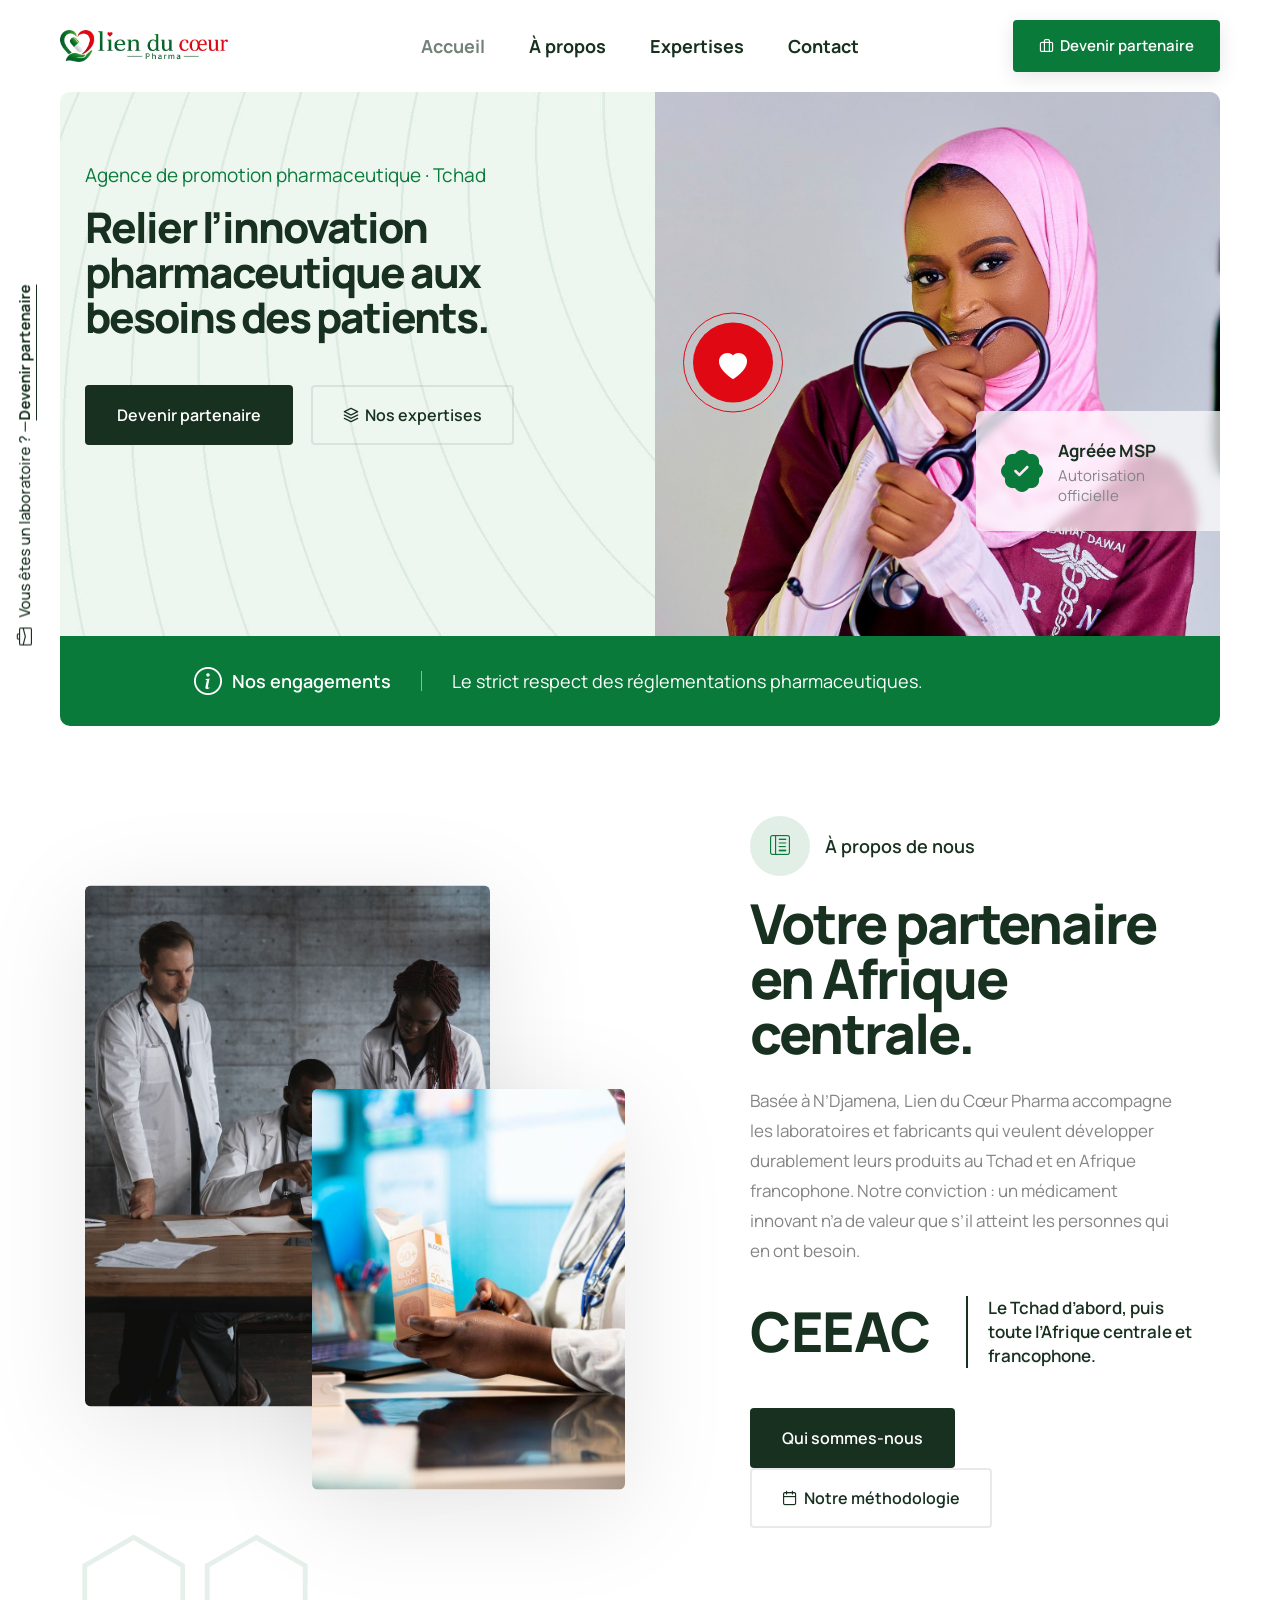
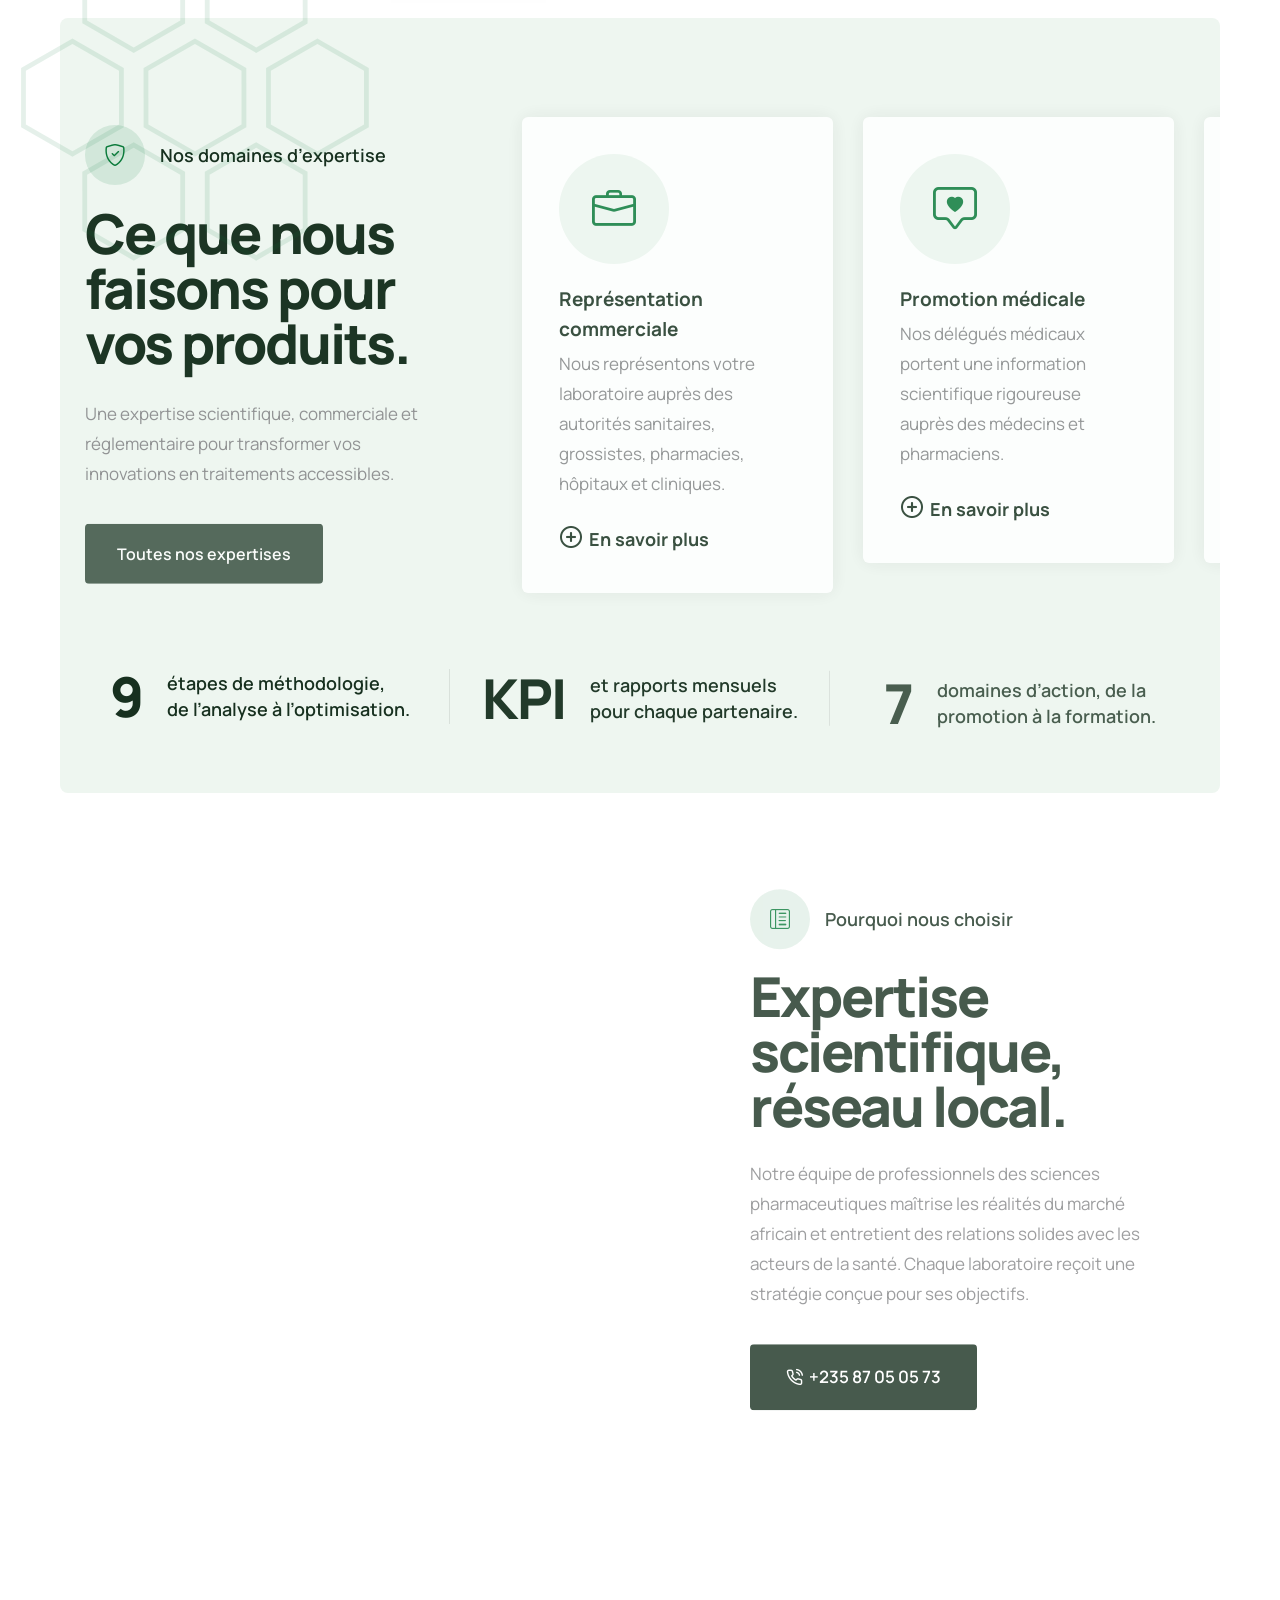
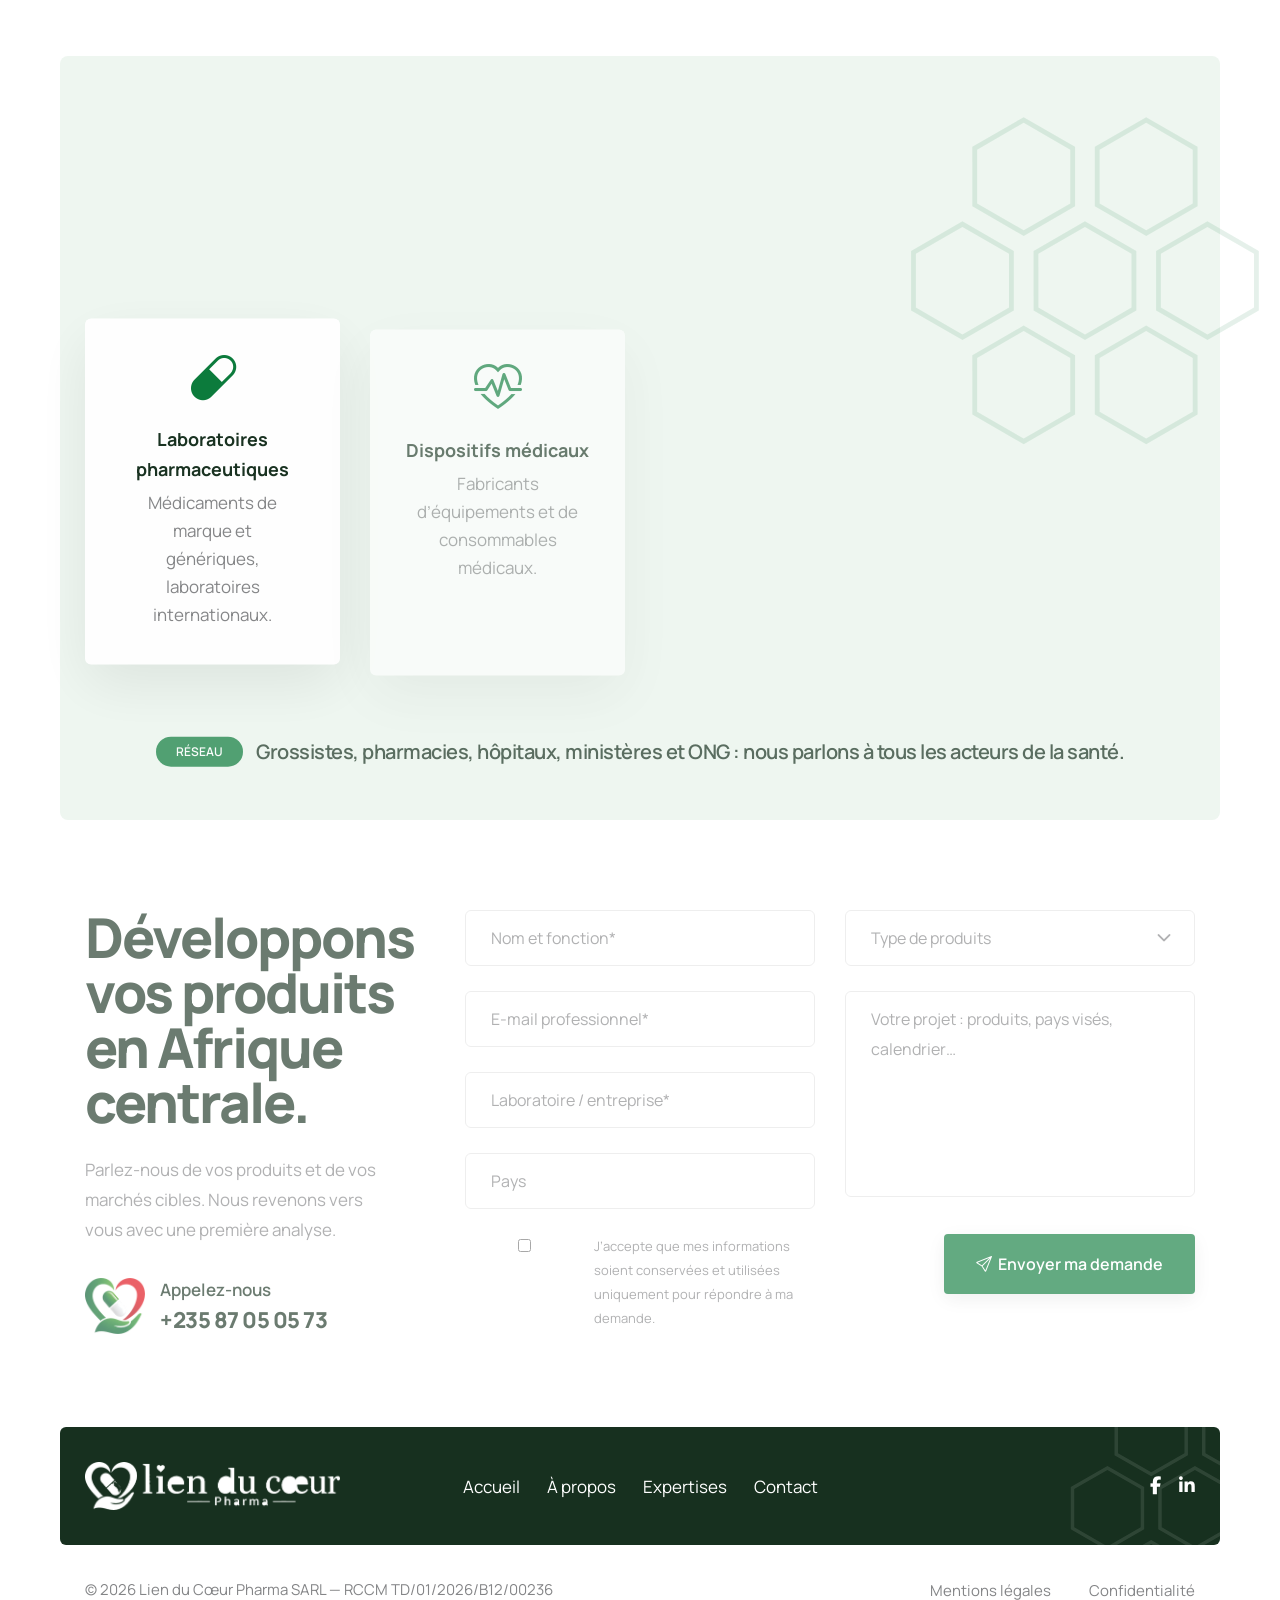
<file: index.html>
﻿<!doctype html>
<html class="no-js" lang="fr">
    <head>
        <title>Lien du Cœur Pharma — Promotion et représentation pharmaceutique au Tchad</title>
        <meta charset="utf-8">
        <link rel="canonical" href="https://lienducoeurpharma.com/">
        <meta property="og:type" content="website">
        <meta property="og:site_name" content="Lien du Cœur Pharma">
        <meta property="og:locale" content="fr_FR">
        <meta property="og:title" content="Lien du Cœur Pharma — Promotion et représentation pharmaceutique au Tchad">
        <meta property="og:description" content="Agence de représentation, de promotion médicale et de formation pour les laboratoires pharmaceutiques au Tchad et en Afrique centrale.">
        <meta property="og:url" content="https://lienducoeurpharma.com/">
        <meta property="og:image" content="https://lienducoeurpharma.com/images/logo-horizontal@2x.png">
        <meta name="twitter:card" content="summary">
        <script type="application/ld+json">{"@context": "https://schema.org", "@type": "Organization", "name": "Lien du Cœur Pharma", "description": "Agence de représentation, de promotion médicale et de formation pour les laboratoires pharmaceutiques au Tchad et en Afrique centrale.", "url": "https://lienducoeurpharma.com/", "logo": "https://lienducoeurpharma.com/images/logo-horizontal@2x.png", "email": "lienducoeurpharma@gmail.com", "telephone": ["+23587050573", "+23598050573"], "address": {"@type": "PostalAddress", "streetAddress": "Avenue du Lycée de Gassi, porte 956, Quartier Gassi, 7e arrondissement", "addressLocality": "N’Djamena", "addressCountry": "TD"}, "areaServed": ["TD", "Afrique centrale"]}</script>
        <meta http-equiv="X-UA-Compatible" content="IE=edge" />
        <meta name="author" content="Lien du Cœur Pharma">
        <meta name="viewport" content="width=device-width,initial-scale=1.0" />
        <meta name="description" content="Agence de représentation, de promotion médicale et de formation pour les laboratoires pharmaceutiques au Tchad et en Afrique centrale.">
        <!-- favicon icon -->
        <link rel="shortcut icon" href="images/favicon.png">
        <link rel="apple-touch-icon" href="images/apple-touch-icon-57x57.png">
        <link rel="apple-touch-icon" sizes="72x72" href="images/apple-touch-icon-72x72.png">
        <link rel="apple-touch-icon" sizes="114x114" href="images/apple-touch-icon-114x114.png">
        <!-- google fonts preconnect -->
        <link rel="preconnect" href="https://fonts.googleapis.com" crossorigin>
        <link rel="preconnect" href="https://fonts.gstatic.com" crossorigin>
        <!-- style sheets and font icons  -->
        <link rel="stylesheet" href="css/vendors.min.css"/>
        <link rel="stylesheet" href="css/icon.min.css"/>
        <link rel="stylesheet" href="css/style.css"/>
        <link rel="stylesheet" href="css/responsive.css"/>
        <link rel="stylesheet" href="demos/medical/medical.css" />
        <link rel="stylesheet" href="css/brand.css" />
    </head>
    <body data-mobile-nav-style="classic">
        <div class="box-layout">  
            <!-- start header -->
            <header> 
                <!-- start navigation -->
                <nav class="navbar navbar-expand-lg header-light bg-white disable-fixed">
                    <div class="container-fluid">
                        <div class="col-auto col-lg-2 me-lg-0 me-auto">
                            <a class="navbar-brand" href="index.html">
                                <img src="images/logo-horizontal.png" data-at2x="images/logo-horizontal@2x.png" alt="Lien du Cœur Pharma" class="default-logo">
                                <img src="images/logo-horizontal.png" data-at2x="images/logo-horizontal@2x.png" alt="Lien du Cœur Pharma" class="alt-logo">
                                <img src="images/logo-horizontal.png" data-at2x="images/logo-horizontal@2x.png" alt="Lien du Cœur Pharma" class="mobile-logo"> 
                            </a>
                        </div>
                        <div class="col-auto col-lg-8 menu-order position-static">
                            <button class="navbar-toggler float-start" type="button" data-bs-toggle="collapse" data-bs-target="#navbarNav" aria-controls="navbarNav" aria-label="Toggle navigation">
                                <span class="navbar-toggler-line"></span>
                                <span class="navbar-toggler-line"></span>
                                <span class="navbar-toggler-line"></span>
                                <span class="navbar-toggler-line"></span>
                            </button>
                            <div class="collapse navbar-collapse justify-content-center" id="navbarNav"> 
                                <ul class="navbar-nav">
<li class="nav-item"><a href="index.html" class="nav-link active">Accueil</a></li>
<li class="nav-item"><a href="a-propos.html" class="nav-link">À propos</a></li>
<li class="nav-item"><a href="expertises.html" class="nav-link">Expertises</a></li>
<li class="nav-item"><a href="contact.html" class="nav-link">Contact</a></li>
</ul>
                            </div>
                        </div>
                        <div class="col-auto col-lg-2 text-end d-none d-sm-flex">
                            <div class="header-icon"> 
                                <div class="header-button">
                                    <a href="partenariat.html" class="btn btn-small btn-switch-text btn-base-color left-icon btn-round-edge btn-box-shadow">
                                        <span>
                                            <span><i class="feather icon-feather-briefcase"></i></span>
                                            <span class="btn-double-text" data-text="Devenir partenaire">Devenir partenaire</span> 
                                        </span>
                                    </a>
                                </div>
                            </div>  
                        </div>
                    </div>
                </nav>
                <!-- end navigation -->
            </header>
            <!-- end header -->
            <!-- start banner -->
            <section class="top-space-margin overflow-hidden position-relative p-0 border-radius-10px lg-no-border-radius" data-parallax-background-ratio="0.5" style="background-image: url(images/demo-medical-hero-banner-bg.jpg)">
                <div class="container h-100">
                    <div class="row justify-content-md-center">
                        <div class="col-xxl-5 col-xl-6 col-lg-7 pt-13 xl-pt-6 lg-pb-17 md-pb-6 sm-pt-40px text-center text-lg-start" data-anime='{ "el": "childs", "translateY": [50, 0], "opacity": [0,1], "duration": 600, "delay": 0, "staggervalue": 300, "easing": "easeOutQuad" }'>
                            <span class="fs-19 mb-15px d-block text-base-color">Agence de promotion pharmaceutique · Tchad</span>
                            <h1 class="ldc-hero-title text-dark-gray fw-800 ls-minus-2px mb-45px d-block">Relier l’innovation pharmaceutique aux besoins des patients.</h1>
                            <a href="partenariat.html" class="btn btn-medium btn-switch-text btn-dark-gray btn-round-edge me-15px xs-me-5px">
                                <span>
                                    <span class="btn-double-text" data-text="Devenir partenaire">Devenir partenaire</span> 
                                </span>
                            </a>
                            <a href="expertises.html" class="btn btn-medium btn-switch-text left-icon btn-transparent-light-gray border-color-transparent-dark-gray btn-round-edge">
                                <span>
                                    <span><i class="feather icon-feather-layers"></i></span>
                                    <span class="btn-double-text" data-text="Nos expertises">Nos expertises</span> 
                                </span>
                            </a>
                        </div>
                        <div class="col-xxl-7 col-xl-6 col-lg-5 col-md-10 position-relative align-self-end lg-pb-8 md-pb-1 sm-pb-10 xs-pb-30">
                            <div class="w-85px h-85px border-radius-100 d-flex align-items-center justify-content-center position-absolute z-index-9 left-50px lg-left-5px sm-left-30px top-100px lg-top-30px mt-30 translate-middle-y" data-anime='{ "opacity": [0,1], "duration": 800, "delay": 200, "staggervalue": 300, "easing": "easeOutQuad" }'>
                                <div class="bg-red video-icon-box video-icon-medium feature-box-icon-rounded w-80px h-80px rounded-circle d-flex align-items-center justify-content-center">
                                    <span>
                                        <span class="video-icon">
                                            <i class="bi bi-heart-fill icon-very-medium text-white position-relative top-3px m-0"></i>
                                            <span class="video-icon-sonar">
                                                <span class="video-icon-sonar-bfr border border-1 border-color-red"></span>
                                            </span>
                                        </span> 
                                    </span>
                                </div>
                            </div>
                            <figure class="outside-box-right-2 position-relative">
                                <img src="images/ldc/hero.jpg" alt="Délégué médical Lien du Cœur Pharma">
                                <figcaption class="blur-box bg-white-transparent position-absolute border-radius-6px top-50 right-minus-50px xl-right-minus-5px lg-right-minus-10px sm-right-5px w-250px p-25px text-center last-paragraph-no-margin animation-float">
                                    <!-- start features box item -->
                                    <div class="icon-with-text-style-08">
                                        <div class="feature-box feature-box-left-icon-middle overflow-hidden">
                                            <div class="feature-box-icon me-15px">
                                                <i class="bi bi-patch-check-fill text-base-color" style="font-size:42px"></i>
                                            </div>
                                            <div class="feature-box-content last-paragraph-no-margin">
                                                <span class="d-inline-block fs-17 fw-700 text-dark-gray">Agréée MSP</span>
                                                <p class="lh-20 fs-15">Autorisation officielle</p>
                                            </div>
                                        </div>
                                    </div>
                                    <!-- end features box item -->
                                </figcaption>
                            </figure>
                        </div>
                    </div>
                </div>
                <div class="bg-base-color position-absolute bottom-0px w-100 pt-30px pb-30px">
                    <div class="container">
                        <div class="row align-items-center justify-content-center">
                            <div class="col-auto md-mb-10px">
                                <div class="d-flex align-items-center text-white">
                                    <i class="bi bi-info-circle icon-very-medium me-10px"></i>
                                    <span class="fw-600 fs-18">Nos engagements</span>
                                    <span class="h-20px w-1px d-none d-lg-block bg-white opacity-5 ms-30px"></span>
                                </div>
                            </div>
                            <div class="col-xl-7 col-lg-8 text-white text-center text-lg-start">
                                <div class="swiper slider-one-slide" data-slider-options='{ "slidesPerView": 1, "spaceBetween": 20, "loop": true, "pagination": { "el": ".slider-one-slide-pagination", "clickable": true }, "autoplay": { "delay": 2000, "disableOnInteraction": false }, "navigation": { "nextEl": ".swiper-button-next-nav", "prevEl": ".swiper-button-previous-nav" }, "keyboard": { "enabled": true, "onlyInViewport": true }, "effect": "slide" }'>
                                    <div class="swiper-wrapper align-items-center">
                                        <!-- start text slider item -->
                                        <div class="fs-18 swiper-slide">Une information scientifique fondée sur les preuves.</div>
                                        <!-- end text slider item -->
                                        <!-- start text slider item -->
                                        <div class="fs-18 swiper-slide">Le strict respect des réglementations pharmaceutiques.</div>
                                        <!-- end text slider item -->
                                        <!-- start text slider item -->
                                        <div class="fs-18 swiper-slide">Des rapports mensuels et des KPI transparents.</div>
                                        <!-- end text slider item -->
                                    </div>
                                    <!-- start slider navigation -->
                                    <!-- <div class="swiper-button-previous-nav swiper-button-prev"><i class="bi bi-arrow-left icon-extra-medium text-dark-gray d-flex"></i></div>
                                    <div class="swiper-button-next-nav swiper-button-next"><i class="bi bi-arrow-right icon-extra-medium text-dark-gray d-flex"></i></div> -->
                                    <!-- end slider pagination -->
                                </div>
                            </div>
                        </div>
                    </div>
                </div>
            </section>
            <!-- end banner -->   
            <!-- start section -->
            <section>
                <div class="container">
                    <div class="row align-items-center justify-content-center"> 
                        <div class="col-lg-6 col-md-10 md-mb-15 xs-mb-20 offset-lg-0 offset-md-1 position-relative"> 
                            <div class="w-75" data-animation-delay="200" data-shadow-animation="true" data-bottom-top="transform: translateY(50px)" data-top-bottom="transform: translateY(-50px)">
                                <img src="images/ldc/equipe.jpg" alt="Équipe Lien du Cœur Pharma" class="border-radius-6px w-100">
                                <div class="position-absolute left-minus-70px lg-left-minus-15px md-left-minus-50px bottom-130px lg-bottom-90px md-mb-50px d-none d-md-flex flex-column align-items-center justify-content-center w-140px h-140px bg-white border-radius-100 p-10px box-shadow-quadruple-large" data-anime='{"translateY": [-15, 0], "scale": [0.5, 1], "opacity": [0,1], "duration": 800, "delay": 800, "staggervalue": 300, "easing": "easeOutQuad" }'>
                                    <img src="images/heart.png" class="position-absolute top-50 translate-middle-y w-50px" alt="">
                                    <img src="images/ldc-badge.svg" class="animation-rotation" alt="">
                                </div>
                            </div>
                            <div class="w-55 overflow-hidden position-absolute right-15px bottom-minus-50px" data-shadow-animation="true" data-animation-delay="100" data-bottom-top="transform: translateY(-20px)" data-top-bottom="transform: translateY(20px)">
                                <img src="images/ldc/terrain.jpg" alt="Formation de délégués médicaux" class="border-radius-6px box-shadow-quadruple-large w-100" />
                            </div>
                        </div> 
                        <div class="col-xl-5 offset-xl-1 col-lg-6 text-right text-md-start" data-anime='{ "opacity": [0,1], "duration": 600, "delay": 100, "staggervalue": 150, "easing": "easeOutQuad" }'>
                            <span class="fs-18 fw-600 text-dark-gray mb-20px d-flex align-items-center"><span class="text-center w-60px h-60px d-flex justify-content-center align-items-center rounded-circle bg-light-sea-green-transparent-light align-middle me-15px"><i class="bi bi-layout-text-sidebar-reverse text-base-color fs-20"></i></span>À propos de nous</span>
                            <h2 class="fw-800 text-dark-gray ls-minus-2px">Votre partenaire en Afrique centrale.</h2> 
                            <p class="mb-30px w-95 lg-w-100 xs-mb-25px">Basée à N’Djamena, Lien du Cœur Pharma accompagne les laboratoires et fabricants qui veulent développer durablement leurs produits au Tchad et en Afrique francophone. Notre conviction : un médicament innovant n’a de valeur que s’il atteint les personnes qui en ont besoin.</p> 
                            <div class="row align-items-center text-right text-sm-start">
                                <div class="col-sm-auto xs-mb-10px">
                                    <h2 class="alt-font text-dark-gray mb-0 d-inline-block align-middle me-10px fw-800">CEEAC</h2>
                                </div>
                                <div class="col-sm border-start border-2 border-color-dark-gray ps-25px ms-10px xl-ps-20px xs-border-start-0 xs-ps-15px xs-pe-15px xs-m-0">
                                    <p class="m-0 lh-24 text-dark-gray fw-600">Le Tchad d’abord, puis toute l’Afrique centrale et francophone.</p>
                                </div>
                            </div>
                            <div class="d-inline-block mt-40px xs-mt-30px">
                                <a href="a-propos.html" class="btn btn-medium btn-switch-text btn-dark-gray btn-round-edge me-15px xs-me-5px">
                                    <span>
                                        <span class="btn-double-text" data-text="Qui sommes-nous">Qui sommes-nous</span> 
                                    </span>
                                </a>
                                <a href="a-propos.html#methodologie" class="btn btn-medium btn-switch-text left-icon btn-transparent-light-gray border-color-transparent-dark-gray btn-round-edge xs-mt-15px">
                                    <span>
                                        <span><i class="feather icon-feather-calendar"></i></span>
                                        <span class="btn-double-text" data-text="Notre méthodologie">Notre méthodologie</span> 
                                    </span>
                                </a>
                            </div>
                        </div> 
                    </div> 
                </div>
            </section>  
            <!-- end section -->
            <!-- start section -->
            <section class="pt-0 position-relative">
                <div class="position-absolute top-minus-70px lg-top-minus-50px left-minus-80px xxl-left-minus-40px lg-left-30px lg-w-300px opacity-1 w-350px z-index-1 d-none d-lg-inline-block"><img src="images/demo-medical-pattern.svg" alt="" data-bottom-top="transform: translateY(-50px)" data-top-bottom="transform: translateY(50px)"></div>
                <div class="bg-light-turquoise-blue border-radius-8px lg-no-border-radius pt-6 pb-6 md-pt-50px md-pb-50px overflow-hidden position-relative">
                    <div class="container">
                        <div class="row align-items-center">
                            <div class="col-xl-4 col-lg-5 md-mb-30px" data-anime='{"el": "childs", "translateY": [30, 0], "opacity": [0,1], "duration": 800, "delay": 0, "staggervalue": 150, "easing": "easeOutQuad" }'> 
                                <span class="fs-18 fw-600 text-dark-gray mb-20px d-flex align-items-center"><span class="text-center w-60px h-60px d-flex justify-content-center align-items-center rounded-circle bg-light-sea-green-transparent-light align-middle me-15px"><i class="bi bi bi-shield-check text-base-color fs-22"></i></span>Nos domaines d’expertise</span>
                                <h2 class="fw-800 text-dark-gray ls-minus-2px">Ce que nous faisons pour vos produits.</h2>
                                <p class="mb-30px">Une expertise scientifique, commerciale et réglementaire pour transformer vos innovations en traitements accessibles.</p>
                                <a href="expertises.html" class="btn btn-medium btn-switch-text btn-dark-gray btn-round-edge">
                                    <span>
                                        <span class="btn-double-text" data-text="Toutes nos expertises">Toutes nos expertises</span> 
                                    </span>
                                </a>
                            </div>
                            <div class="col-xl-8 ps-5 col-lg-7">
                                <div class="outside-box-right-25 sm-outside-box-right-0" data-anime='{ "translateY": [0, 0], "opacity": [0,1], "duration": 1200, "delay": 100, "staggervalue": 150, "easing": "easeOutQuad" }'>
                                    <div class="swiper magic-cursor ps-15px md-ps-0" data-slider-options='{ "slidesPerView": 1, "spaceBetween": 30, "loop": true, "autoplay": { "delay": 4000, "disableOnInteraction": false },  "pagination": { "el": ".slider-four-slide-pagination-1", "clickable": true, "dynamicBullets": false }, "keyboard": { "enabled": true, "onlyInViewport": true }, "breakpoints": { "1200": { "slidesPerView": 3 }, "768": { "slidesPerView": 2 }, "320": { "slidesPerView": 1 } }, "effect": "slide" }'>
                                        <div class="swiper-wrapper pt-30px pb-20px">
<div class="swiper-slide">
                                                <div class="icon-with-text-style-02 transition-inner-all">
                                                    <div class="feature-box bg-white text-start hover-box dark-hover border-radius-6px p-15 xl-p-12 box-shadow-medium">
                                                        <div class="feature-box-icon feature-box-icon-rounded ldc-icon-circle bg-light-turquoise-blue rounded-circle mb-20px">
                                                            <i class="bi bi-briefcase"></i>
                                                        </div>
                                                        <div class="feature-box-content">
                                                            <span class="d-block text-dark-gray fs-19 fw-700 mb-5px">Représentation commerciale</span>
                                                            <p class="text-light-opacity">Nous représentons votre laboratoire auprès des autorités sanitaires, grossistes, pharmacies, hôpitaux et cliniques.</p>
                                                            <a href="expertises.html" class="btn btn-extra-large btn-link text-dark-gray border-bottom-0 left-icon fw-700"><i class="feather icon-feather-plus-circle icon-extra-medium ms-0"></i>En savoir plus</a>
                                                        </div>
                                                        <div class="feature-box-overlay bg-base-color border-radius-6px"></div>
                                                    </div>
                                                </div>
                                            </div>
<div class="swiper-slide">
                                                <div class="icon-with-text-style-02 transition-inner-all">
                                                    <div class="feature-box bg-white text-start hover-box dark-hover border-radius-6px p-15 xl-p-12 box-shadow-medium">
                                                        <div class="feature-box-icon feature-box-icon-rounded ldc-icon-circle bg-light-turquoise-blue rounded-circle mb-20px">
                                                            <i class="bi bi-chat-square-heart"></i>
                                                        </div>
                                                        <div class="feature-box-content">
                                                            <span class="d-block text-dark-gray fs-19 fw-700 mb-5px">Promotion médicale</span>
                                                            <p class="text-light-opacity">Nos délégués médicaux portent une information scientifique rigoureuse auprès des médecins et pharmaciens.</p>
                                                            <a href="expertises.html" class="btn btn-extra-large btn-link text-dark-gray border-bottom-0 left-icon fw-700"><i class="feather icon-feather-plus-circle icon-extra-medium ms-0"></i>En savoir plus</a>
                                                        </div>
                                                        <div class="feature-box-overlay bg-base-color border-radius-6px"></div>
                                                    </div>
                                                </div>
                                            </div>
<div class="swiper-slide">
                                                <div class="icon-with-text-style-02 transition-inner-all">
                                                    <div class="feature-box bg-white text-start hover-box dark-hover border-radius-6px p-15 xl-p-12 box-shadow-medium">
                                                        <div class="feature-box-icon feature-box-icon-rounded ldc-icon-circle bg-light-turquoise-blue rounded-circle mb-20px">
                                                            <i class="bi bi-graph-up-arrow"></i>
                                                        </div>
                                                        <div class="feature-box-content">
                                                            <span class="d-block text-dark-gray fs-19 fw-700 mb-5px">Développement du marché</span>
                                                            <p class="text-light-opacity">Nous identifions les opportunités et ouvrons de nouveaux réseaux de distribution pour vos marques.</p>
                                                            <a href="expertises.html" class="btn btn-extra-large btn-link text-dark-gray border-bottom-0 left-icon fw-700"><i class="feather icon-feather-plus-circle icon-extra-medium ms-0"></i>En savoir plus</a>
                                                        </div>
                                                        <div class="feature-box-overlay bg-base-color border-radius-6px"></div>
                                                    </div>
                                                </div>
                                            </div>
<div class="swiper-slide">
                                                <div class="icon-with-text-style-02 transition-inner-all">
                                                    <div class="feature-box bg-white text-start hover-box dark-hover border-radius-6px p-15 xl-p-12 box-shadow-medium">
                                                        <div class="feature-box-icon feature-box-icon-rounded ldc-icon-circle bg-light-turquoise-blue rounded-circle mb-20px">
                                                            <i class="bi bi-megaphone"></i>
                                                        </div>
                                                        <div class="feature-box-content">
                                                            <span class="d-block text-dark-gray fs-19 fw-700 mb-5px">Marketing pharmaceutique</span>
                                                            <p class="text-light-opacity">Positionnement, plans marketing, campagnes, communication scientifique et marketing digital.</p>
                                                            <a href="expertises.html" class="btn btn-extra-large btn-link text-dark-gray border-bottom-0 left-icon fw-700"><i class="feather icon-feather-plus-circle icon-extra-medium ms-0"></i>En savoir plus</a>
                                                        </div>
                                                        <div class="feature-box-overlay bg-base-color border-radius-6px"></div>
                                                    </div>
                                                </div>
                                            </div>
<div class="swiper-slide">
                                                <div class="icon-with-text-style-02 transition-inner-all">
                                                    <div class="feature-box bg-white text-start hover-box dark-hover border-radius-6px p-15 xl-p-12 box-shadow-medium">
                                                        <div class="feature-box-icon feature-box-icon-rounded ldc-icon-circle bg-light-turquoise-blue rounded-circle mb-20px">
                                                            <i class="bi bi-search"></i>
                                                        </div>
                                                        <div class="feature-box-content">
                                                            <span class="d-block text-dark-gray fs-19 fw-700 mb-5px">Études de marché</span>
                                                            <p class="text-light-opacity">Analyse concurrentielle, cartographie des prescripteurs et comportements d’achat.</p>
                                                            <a href="expertises.html" class="btn btn-extra-large btn-link text-dark-gray border-bottom-0 left-icon fw-700"><i class="feather icon-feather-plus-circle icon-extra-medium ms-0"></i>En savoir plus</a>
                                                        </div>
                                                        <div class="feature-box-overlay bg-base-color border-radius-6px"></div>
                                                    </div>
                                                </div>
                                            </div>
<div class="swiper-slide">
                                                <div class="icon-with-text-style-02 transition-inner-all">
                                                    <div class="feature-box bg-white text-start hover-box dark-hover border-radius-6px p-15 xl-p-12 box-shadow-medium">
                                                        <div class="feature-box-icon feature-box-icon-rounded ldc-icon-circle bg-light-turquoise-blue rounded-circle mb-20px">
                                                            <i class="bi bi-rocket-takeoff"></i>
                                                        </div>
                                                        <div class="feature-box-content">
                                                            <span class="d-block text-dark-gray fs-19 fw-700 mb-5px">Lancement de produits</span>
                                                            <p class="text-light-opacity">Prix, segmentation, plan de visites médicales et suivi des performances : une stratégie complète.</p>
                                                            <a href="expertises.html" class="btn btn-extra-large btn-link text-dark-gray border-bottom-0 left-icon fw-700"><i class="feather icon-feather-plus-circle icon-extra-medium ms-0"></i>En savoir plus</a>
                                                        </div>
                                                        <div class="feature-box-overlay bg-base-color border-radius-6px"></div>
                                                    </div>
                                                </div>
                                            </div>
                                        </div>
                                    </div>
                                </div>
                            </div>
                        </div> 
                        <div class="row row-cols-1 row-cols-lg-3 row-cols-sm-2 mt-5 align-items-center justify-content-center" data-anime='{ "el": "childs", "translateY": [30, 0], "opacity": [0,1], "duration": 800, "delay": 0, "staggervalue": 200, "easing": "easeOutQuad" }'>
<div class="col border-end xs-border-end-0 border-color-transparent-dark-very-light md-mb-40px">
                                <div class="d-flex flex-column flex-md-row justify-content-center align-items-center text-center text-md-start">
                                    <div class="flex-shrink-0 me-25px sm-me-0"><h2 class="mb-0 text-dark-gray fw-800 ls-minus-2px">9</h2></div>
                                    <div><span class="fs-18 lh-26 d-block fw-600 text-dark-gray">étapes de méthodologie,<br>de l’analyse à l’optimisation.</span></div>
                                </div>
                            </div><div class="col border-end xs-border-end-0 border-color-transparent-dark-very-light md-mb-40px">
                                <div class="d-flex flex-column flex-md-row justify-content-center align-items-center text-center text-md-start">
                                    <div class="flex-shrink-0 me-25px sm-me-0"><h2 class="mb-0 text-dark-gray fw-800 ls-minus-2px">KPI</h2></div>
                                    <div><span class="fs-18 lh-26 d-block fw-600 text-dark-gray">et rapports mensuels<br>pour chaque partenaire.</span></div>
                                </div>
                            </div><div class="col">
                                <div class="d-flex flex-column flex-md-row justify-content-center align-items-center text-center text-md-start">
                                    <div class="flex-shrink-0 me-25px sm-me-0"><h2 class="mb-0 text-dark-gray fw-800 ls-minus-2px">7</h2></div>
                                    <div><span class="fs-18 lh-26 d-block fw-600 text-dark-gray">domaines d’action, de la<br>promotion à la formation.</span></div>
                                </div>
                            </div>
                        </div>
                    </div>
                </div>
            </section>
            <!-- end section -->
            <!-- start section -->
            <section class="overlap-height py-0">
                <div class="container overlap-gap-section">
                    <div class="row align-items-center justify-content-center"> 
                        <div class="col-lg-6 md-mb-50px position-relative" data-anime='{ "translateY": [0, 0], "opacity": [0,1], "duration": 1200, "delay": 50, "staggervalue": 150, "easing": "easeOutQuad" }'>
                            <div class="atropos" data-atropos data-atropos-perspective="2450">
                                <div class="atropos-scale">
                                    <div class="atropos-rotate">
                                        <div class="atropos-inner">
                                            <img src="images/ldc/symposium.jpg" alt="Symposium médical organisé par Lien du Cœur Pharma" class="border-radius-6px"/>
                                        </div>
                                    </div> 
                                </div>
                            </div> 
                            
                        </div>
                        <div class="col-xl-5 offset-xl-1 col-lg-6" data-anime='{ "translateY": [30, 0], "opacity": [0,1], "duration": 1200, "delay": 150, "staggervalue": 150, "easing": "easeOutQuad" }'>
                            <span class="fs-18 fw-600 text-dark-gray mb-20px d-flex align-items-center"><span class="text-center w-60px h-60px d-flex justify-content-center align-items-center rounded-circle bg-light-sea-green-transparent-light align-middle me-15px"><i class="bi bi-layout-text-sidebar-reverse text-base-color fs-20"></i></span>Pourquoi nous choisir</span> 
                            <h2 class="fw-800 text-dark-gray ls-minus-2px">Expertise scientifique, réseau local.</h2> 
                            <p class="mb-35px md-mb-30px w-90 lg-w-100">Notre équipe de professionnels des sciences pharmaceutiques maîtrise les réalités du marché africain et entretient des relations solides avec les acteurs de la santé. Chaque laboratoire reçoit une stratégie conçue pour ses objectifs.</p> 
                            <a href="tel:+23587050573" class="btn btn-large btn-switch-text btn-dark-gray btn-round-edge left-icon">
                                <span>
                                    <span><i class="feather icon-feather-phone-call"></i></span>
                                    <span class="btn-double-text" data-text="+235 87 05 05 73">+235 87 05 05 73</span> 
                                </span>
                            </a>
                        </div>  
                    </div>
                    <div class="row justify-content-center pt-6 pb-6 md-pt-8 md-pb-8" data-anime='{ "translateY": [0, 0], "opacity": [0,1], "duration": 1200, "delay": 150, "staggervalue": 150, "easing": "easeOutQuad" }'>
                        <div class="col-auto icon-with-text-style-08">
                            <div class="feature-box feature-box-left-icon-middle">
                                <div class="feature-box-icon me-10px">
                                    <i class="bi bi-heart-fill icon-very-medium text-base-color"></i>
                                </div>
                                <div class="feature-box-content text-dark-gray fs-20 fw-600 ls-minus-05px">Un médicament innovant n’a de valeur que s’il atteint les personnes qui en ont besoin.</div>
                            </div>
                        </div>
                    </div>
                </div>
            </section>
            <!-- end section --> 
            <!-- start section --> 
            <section class="bg-light-turquoise-blue border-radius-8px lg-no-border-radius pt-6 pb-6 position-relative z-index-0"> 
                <div class="container overlap-section mb-5 sm-mb-50px">
                    <div class="bg-base-color border-radius-6px pt-4 pb-4 ps-6 pe-6 xl-p-4 sm-p-30px" data-anime='{ "opacity": [0,1], "duration": 600, "delay": 100, "staggervalue": 300, "easing": "easeOutQuad" }'>  
                        <div class="row justify-content-center align-items-center">
                            <div class="col-xl-3 lg-mb-25px text-center text-xl-start">
                                <h6 class="text-white fw-700 mb-0 w-80 xl-w-100">Notre démarche <span class="highlight-separator" data-shadow-animation="true" data-animation-delay="500">en 3 temps <span><img src="images/highlight-separator.svg" alt=""></span></span></h6>
                            </div>
                            <div class="col-xl-9">
                                <div class="row row-cols-auto row-cols-lg-3 row-cols-md-2 justify-content-center align-items-center">
                                    <!-- start process step item -->
                                    <div class="col process-step-style-07 position-relative md-mb-30px">
                                        <div class="process-step-item d-flex align-items-center">
                                            <div class="process-step-icon-wrap position-relative">
                                                <div class="process-step-icon d-flex justify-content-center align-items-center mx-auto rounded-circle h-70px w-70px border border-1 border-color-transparent-white-very-light box-shadow-bottom">
                                                    <span class="number position-relative z-index-1 text-white fw-500">01</span>
                                                </div>  
                                            </div>
                                            <div class="process-content ps-20px last-paragraph-no-margin">
                                                <span class="d-block fw-600 text-white fs-18">Analyse</span>
                                                <p class="text-white opacity-7">Besoins et marché</p>
                                            </div>
                                        </div> 
                                    </div>
                                    <!-- end process step item --> 
                                    <!-- start process step item -->
                                    <div class="col process-step-style-07 position-relative md-mb-30px">
                                        <div class="process-step-item d-flex align-items-center">
                                            <div class="process-step-icon-wrap position-relative">
                                                <div class="process-step-icon d-flex justify-content-center align-items-center mx-auto rounded-circle h-70px w-70px border border-1 border-color-transparent-white-very-light box-shadow-bottom">
                                                    <span class="number position-relative z-index-1 text-white fw-500">02</span>
                                                </div>  
                                            </div>
                                            <div class="process-content ps-20px last-paragraph-no-margin">
                                                <span class="d-block fw-600 text-white fs-18">Stratégie</span>
                                                <p class="text-white opacity-7">Plan sur mesure</p>
                                            </div>
                                        </div> 
                                    </div>
                                    <!-- end process step item --> 
                                    <!-- start process step item -->
                                    <div class="col process-step-style-07 position-relative">
                                        <div class="process-step-item d-flex align-items-center">
                                            <div class="process-step-icon-wrap position-relative">
                                                <div class="process-step-icon d-flex justify-content-center align-items-center mx-auto rounded-circle h-70px w-70px border border-1 border-color-transparent-white-very-light box-shadow-bottom">
                                                    <span class="number position-relative z-index-1 text-white fw-500">03</span>
                                                </div>  
                                            </div>
                                            <div class="process-content ps-20px last-paragraph-no-margin">
                                                <span class="d-block fw-600 text-white fs-18">Déploiement</span>
                                                <p class="text-white opacity-7">Terrain, suivi, rapports</p>
                                            </div>
                                        </div> 
                                    </div>
                                    <!-- end process step item --> 
                                </div>
                            </div>
                        </div>
                    </div>
                </div>
                <div class="container"> 
                    <div class="row mb-3">
                        <div class="col text-center" data-anime='{ "translateY": [30, 0], "opacity": [0,1], "duration": 600, "delay": 0, "staggervalue": 300, "easing": "easeOutQuad" }'>
                            <h2 class="fw-800 text-dark-gray ls-minus-2px">Avec qui nous travaillons</h2> 
                        </div>
                    </div>
                    <div class="row row-cols-1 row-cols-xl-4 row-cols-sm-2 justify-content-center" data-anime='{ "el": "childs", "translateY": [30, 0], "opacity": [0,1], "duration": 600, "delay": 0, "staggervalue": 300, "easing": "easeOutQuad" }'>
<div class="col team-style-06 lg-mb-30px">
                            <div class="d-flex flex-column p-35px lg-p-30px text-center border-radius-6px bg-white box-shadow-quadruple-large position-relative h-100 ldc-target-card">
                                <div class="mb-20px"><i class="bi bi-capsule"></i></div>
                                <span class="text-dark-gray fs-18 fw-700 mb-5px">Laboratoires pharmaceutiques</span>
                                <p class="w-90 mx-auto lh-28 mb-0">Médicaments de marque et génériques, laboratoires internationaux.</p>
                            </div>
                        </div>
<div class="col team-style-06 lg-mb-30px">
                            <div class="d-flex flex-column p-35px lg-p-30px text-center border-radius-6px bg-white box-shadow-quadruple-large position-relative h-100 ldc-target-card">
                                <div class="mb-20px"><i class="bi bi-heart-pulse"></i></div>
                                <span class="text-dark-gray fs-18 fw-700 mb-5px">Dispositifs médicaux</span>
                                <p class="w-90 mx-auto lh-28 mb-0">Fabricants d’équipements et de consommables médicaux.</p>
                            </div>
                        </div>
<div class="col team-style-06 lg-mb-30px">
                            <div class="d-flex flex-column p-35px lg-p-30px text-center border-radius-6px bg-white box-shadow-quadruple-large position-relative h-100 ldc-target-card">
                                <div class="mb-20px"><i class="bi bi-flower1"></i></div>
                                <span class="text-dark-gray fs-18 fw-700 mb-5px">Nutraceutiques & biotech</span>
                                <p class="w-90 mx-auto lh-28 mb-0">Compléments alimentaires et sociétés de biotechnologie.</p>
                            </div>
                        </div>
<div class="col team-style-06 lg-mb-30px">
                            <div class="d-flex flex-column p-35px lg-p-30px text-center border-radius-6px bg-white box-shadow-quadruple-large position-relative h-100 ldc-target-card">
                                <div class="mb-20px"><i class="bi bi-droplet-half"></i></div>
                                <span class="text-dark-gray fs-18 fw-700 mb-5px">Dermocosmétique</span>
                                <p class="w-90 mx-auto lh-28 mb-0">Fabricants de cosmétiques dermopharmaceutiques.</p>
                            </div>
                        </div>
                    </div> 
                    <div class="row justify-content-center align-items-center mt-5 sm-mt-7" data-anime='{ "translateY": [50, 0], "opacity": [0,1], "duration": 1200, "delay": 0, "staggervalue": 150, "easing": "easeOutQuad" }'>
                        <div class="col-12 text-center last-paragraph-no-margin">
                            <div class="fs-12 lh-30 fw-600 text-white text-uppercase d-inline-block bg-base-color border-radius-30px ps-20px pe-20px me-10px sm-m-5px align-middle">réseau</div> 
                            <div class="d-inline-block align-middle text-dark-gray fs-20 fw-600 ls-minus-05px">Grossistes, pharmacies, hôpitaux, ministères et ONG : nous parlons à tous les acteurs de la santé.</div>
                        </div>
                    </div>
                </div>
                <div class="position-absolute top-10px right-minus-80px xxl-right-minus-60px xl-right-minus-40px lg-right-15px opacity-1 w-350px z-index-minus-1 d-none d-lg-block"><img src="images/demo-medical-pattern.svg" alt="" data-bottom-top="transform: translateY(50px)" data-top-bottom="transform: translateY(-50px)"></div>
            </section>
            <!-- end section -->
            <!-- start section --> 
            <section class="position-relative" id="appointment">
                <div class="container">
                    <div class="row justify-content-center" data-anime='{ "translateY": [0, 0], "opacity": [0,1], "duration": 1200, "delay": 50, "staggervalue": 150, "easing": "easeOutQuad" }'>
                        <div class="col-xl-4 col-lg-5 md-mb-50px">
                            <h2 class="fw-800 text-dark-gray ls-minus-2px">Développons vos produits en Afrique centrale.</h2>
                            <p class="w-90 md-w-100 mb-30px">Parlez-nous de vos produits et de vos marchés cibles. Nous revenons vers vous avec une première analyse.</p>
                            <div class="row g-0 align-items-center">
                                <div class="col-auto">
                                    <img class="me-15px w-60px" src="images/heart.png" alt="" />
                                </div>
                                <div class="col">
                                    <span class="fw-600 text-dark-gray">Appelez-nous<br><a href="tel:+23587050573" class="fs-22 ls-minus-05px fw-800">+235 87 05 05 73</a></span>
                                </div>
                            </div>
                        </div>
                        <div class="col-xl-8 col-lg-7">
                            <div class="contact-form-style-05">
                                <!-- start contact form -->
                                <form action="/api/contact" method="post">
                                    <input type="hidden" name="source" value="accueil">
                                    <div aria-hidden="true" style="position:absolute;left:-9999px;top:auto;width:1px;height:1px;overflow:hidden"><label>Ne pas remplir <input type="text" name="website" tabindex="-1" autocomplete="off"></label></div>
                                    <div class="row justify-content-center">
                                        <div class="col-md-6 sm-mb-25px">
                                            <input class="mb-25px form-control required" type="text" name="name" placeholder="Nom et fonction*" />
                                            <input class="mb-25px form-control required" type="email" name="email" placeholder="E-mail professionnel*" />
                                            <input class="mb-25px form-control required" type="text" name="company" placeholder="Laboratoire / entreprise*" />
                                            <input class="form-control" type="text" name="country" placeholder="Pays" />
                                        </div>
                                        <div class="col-md-6">
                                            <div class="mb-25px select">
                                                <select class="form-control" name="select" aria-label="type-produits">
                                                    <option value="">Type de produits</option>
                                                    <option value="Médicaments">Médicaments</option>
<option value="Dispositifs médicaux">Dispositifs médicaux</option>
<option value="Compléments alimentaires">Compléments alimentaires</option>
<option value="Dermocosmétique">Dermocosmétique</option>
<option value="Biotechnologie">Biotechnologie</option>
<option value="Autre">Autre</option>
                                                </select>
                                            </div>
                                            <textarea class="form-control" cols="20" rows="6" name="comment" placeholder="Votre projet : produits, pays visés, calendrier…"></textarea>
                                        </div>
                                        <div class="col-md-6 mt-25px sm-mt-20px">
                                            <p class="mb-0 fs-13 lh-24 text-center text-md-start"><label class="d-flex align-items-start text-start"><input type="checkbox" name="consent" class="terms-condition me-10px mt-5px" required> <span>J’accepte que mes informations soient conservées et utilisées uniquement pour répondre à ma demande.</span></label></p>
                                        </div>
                                        <div class="col-md-6 text-center text-md-end mt-25px sm-mt-20px">
                                            <input type="hidden" name="redirect" value="">
                                            <button class="btn btn-medium btn-base-color btn-round-edge left-icon btn-box-shadow submit" type="submit"><i class="bi bi-send"></i>Envoyer ma demande</button>
                                        </div>
                                        <div class="col-12">
                                            <div class="form-results mt-20px d-none text-center"></div>
                                        </div>
                                    </div>
                                </form>
                                <!-- end contact form -->
                            </div>
                        </div>
                    </div>
                    
                </div>
            </section>
            <!-- end section -->
            <!-- start footer -->
            <footer class="p-0">
                <div class="footer-top bg-dark-gray pt-35px pb-35px border-radius-6px lg-no-border-radius position-relative overflow-hidden">
                    <div class="position-absolute right-minus-100px bottom-minus-80px margin-100px-top opacity-1 w-250px"><img src="images/demo-medical-pattern-white.svg" alt="" class=""></div>
                    <div class="container">
                        <div class="row align-items-center">
                            <!-- start footer column -->
                            <div class="col-xl-3 col-sm-6 order-1 text-center text-sm-start xs-mb-20px">
                                <a href="index.html" class="footer-logo d-inline-block"><img src="images/logo-horizontal-white.png" data-at2x="images/logo-horizontal-white@2x.png" alt="Lien du Cœur Pharma"></a>
                            </div>
                            <!-- end footer column -->
                            <!-- start footer column -->
                            <div class="col-xl-6 order-3 order-xl-2 lg-mt-10px">
                                <ul class="footer-navbar text-center lh-normal">
<li class="nav-item"><a href="index.html" class="nav-link active">Accueil</a></li>
<li class="nav-item"><a href="a-propos.html" class="nav-link">À propos</a></li>
<li class="nav-item"><a href="expertises.html" class="nav-link">Expertises</a></li>
<li class="nav-item"><a href="contact.html" class="nav-link">Contact</a></li>
</ul>
                            </div>
                            <!-- end footer column -->
                            <!-- start footer column -->
                            <div class="col-xl-3 col-sm-6 position-relative text-center text-sm-end elements-social social-icon-style-08 order-2 order-xl-3">
                                <ul class="small-icon light">
                                    <li><a class="facebook" href="#" target="_blank" aria-label="Facebook (lien à confirmer)"><i class="fa-brands fa-facebook-f"></i></a></li>
<li><a class="linkedin" href="#" target="_blank" aria-label="LinkedIn (lien à confirmer)"><i class="fa-brands fa-linkedin-in"></i></a></li>
                                    </ul>
                            </div>
                            <!-- end footer column -->
                        </div>
                    </div>
                </div>
                <div class="container">
                    <div class="row row-cols-1 row-cols-md-2 align-items-center pt-30px pb-30px">
                        <!-- start copyright -->
                        <div class="col last-paragraph-no-margin fs-15 text-center text-md-start sm-mb-10px">
                            <p>&copy; 2026 Lien du Cœur Pharma SARL — RCCM TD/01/2026/B12/00236</p>
                        </div>
                        <!-- end copyright -->
                        <!-- start footer menu -->
                        <div class="col text-end fs-15 text-center text-md-end">
                            <ul class="footer-navbar lh-normal"> 
                                <li class="me-35px sm-me-20px"><a href="#">Mentions légales</a></li>
                                <li><a href="#">Confidentialité</a></li>
                            </ul>
                        </div>
                        <!-- end footer menu -->
                    </div>
                </div>        
            </footer>
            <!-- end footer -->
            <!-- start sticky column -->
            <div class="sticky-wrap d-none d-xl-inline-block" data-animation-delay="100" data-shadow-animation="true">
                <span class="fs-15 fw-500 d-flex align-items-center"><i class="bi bi-briefcase icon-small me-10px align-middle"></i>Vous êtes un laboratoire ? — <a href="partenariat.html" class="text-decoration-line-bottom fw-700 lh-22">Devenir partenaire</a></span>
            </div>
            <!-- end sticky column -->
        </div>
        <!-- start scroll progress -->
        <div class="scroll-progress d-none d-xxl-block">
            <a href="#" class="scroll-top" aria-label="scroll">
                <span class="scroll-text">Haut</span><span class="scroll-line"><span class="scroll-point"></span></span>
            </a>
        </div>
        <!-- end scroll progress -->
        <!-- javascript libraries -->
        <script type="text/javascript" src="js/jquery.js"></script>
        <script type="text/javascript" src="js/vendors.min.js"></script>
        <script type="text/javascript" src="js/main.js"></script>
    </body>
</html>
</file>
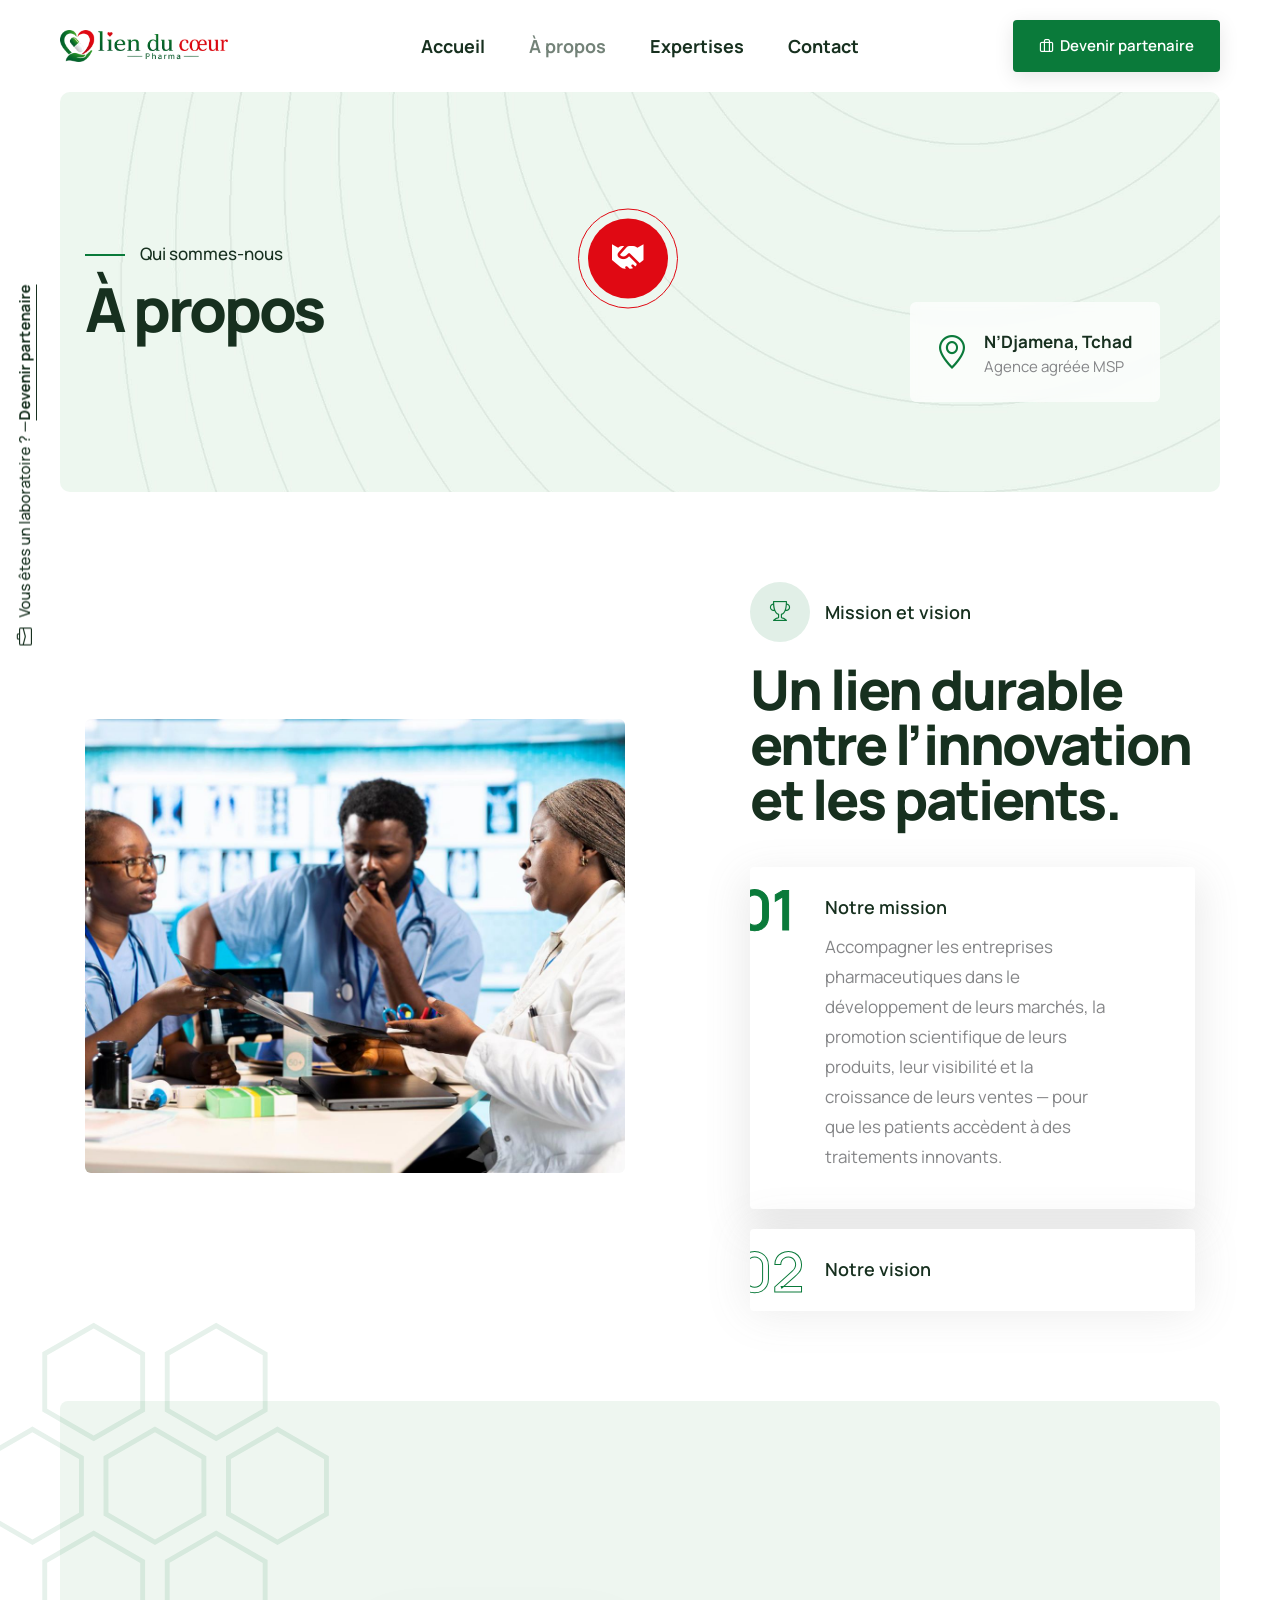
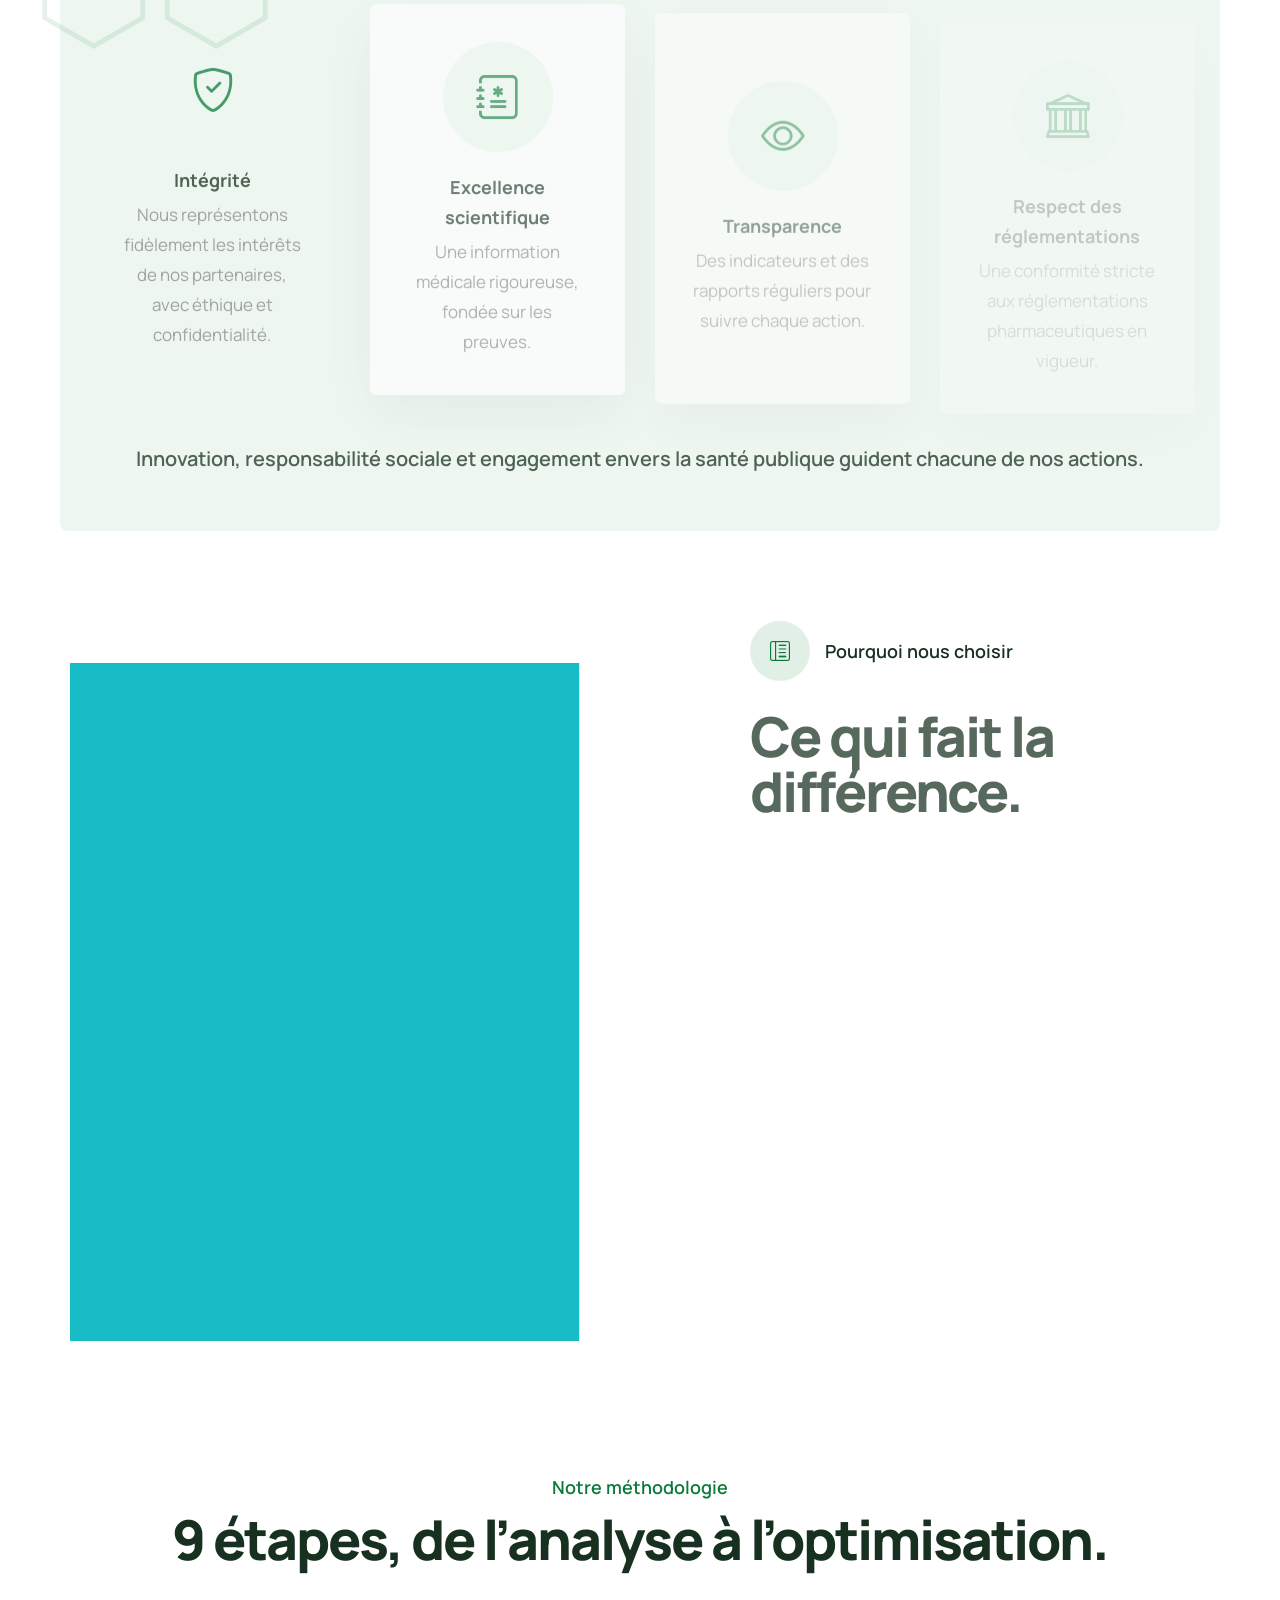
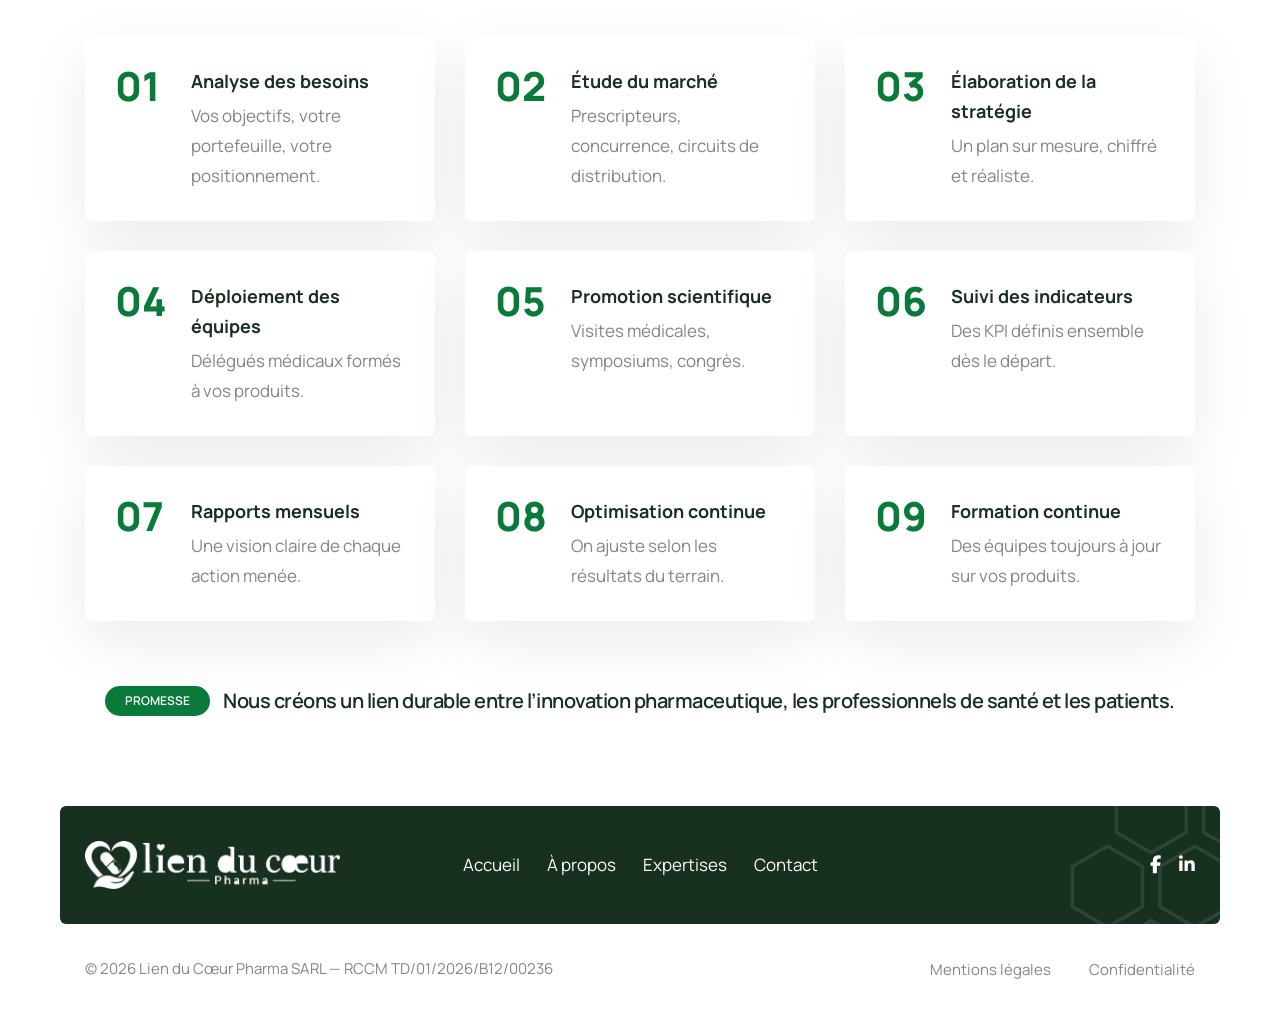
<file: a-propos.html>
﻿<!doctype html>
<html class="no-js" lang="fr">
    <head>
        <title>À propos — Lien du Cœur Pharma</title>
        <meta charset="utf-8">
        <link rel="canonical" href="https://lienducoeurpharma.com/a-propos.html">
        <meta property="og:type" content="website">
        <meta property="og:site_name" content="Lien du Cœur Pharma">
        <meta property="og:locale" content="fr_FR">
        <meta property="og:title" content="À propos — Lien du Cœur Pharma">
        <meta property="og:description" content="Mission, vision, valeurs et méthodologie de Lien du Cœur Pharma, agence de promotion pharmaceutique au Tchad.">
        <meta property="og:url" content="https://lienducoeurpharma.com/a-propos.html">
        <meta property="og:image" content="https://lienducoeurpharma.com/images/logo-horizontal@2x.png">
        <meta name="twitter:card" content="summary">
        <meta http-equiv="X-UA-Compatible" content="IE=edge" />
        <meta name="author" content="Lien du Cœur Pharma">
        <meta name="viewport" content="width=device-width,initial-scale=1.0" />
        <meta name="description" content="Mission, vision, valeurs et méthodologie de Lien du Cœur Pharma, agence de promotion pharmaceutique au Tchad.">
        <!-- favicon icon -->
        <link rel="shortcut icon" href="images/favicon.png">
        <link rel="apple-touch-icon" href="images/apple-touch-icon-57x57.png">
        <link rel="apple-touch-icon" sizes="72x72" href="images/apple-touch-icon-72x72.png">
        <link rel="apple-touch-icon" sizes="114x114" href="images/apple-touch-icon-114x114.png">
        <!-- google fonts preconnect -->
        <link rel="preconnect" href="https://fonts.googleapis.com" crossorigin>
        <link rel="preconnect" href="https://fonts.gstatic.com" crossorigin>
        <!-- style sheets and font icons  -->
        <link rel="stylesheet" href="css/vendors.min.css"/>
        <link rel="stylesheet" href="css/icon.min.css"/>
        <link rel="stylesheet" href="css/style.css"/>
        <link rel="stylesheet" href="css/responsive.css"/>
        <link rel="stylesheet" href="demos/medical/medical.css" />
        <link rel="stylesheet" href="css/brand.css" />
    </head>
    <body data-mobile-nav-style="classic">
        <div class="box-layout">  
            <!-- start header -->
            <header> 
                <!-- start navigation -->
                <nav class="navbar navbar-expand-lg header-light bg-white disable-fixed">
                    <div class="container-fluid">
                        <div class="col-auto col-lg-2 me-lg-0 me-auto">
                            <a class="navbar-brand" href="index.html">
                                <img src="images/logo-horizontal.png" data-at2x="images/logo-horizontal@2x.png" alt="Lien du Cœur Pharma" class="default-logo">
                                <img src="images/logo-horizontal.png" data-at2x="images/logo-horizontal@2x.png" alt="Lien du Cœur Pharma" class="alt-logo">
                                <img src="images/logo-horizontal.png" data-at2x="images/logo-horizontal@2x.png" alt="Lien du Cœur Pharma" class="mobile-logo"> 
                            </a>
                        </div>
                        <div class="col-auto col-lg-8 menu-order position-static">
                            <button class="navbar-toggler float-start" type="button" data-bs-toggle="collapse" data-bs-target="#navbarNav" aria-controls="navbarNav" aria-label="Toggle navigation">
                                <span class="navbar-toggler-line"></span>
                                <span class="navbar-toggler-line"></span>
                                <span class="navbar-toggler-line"></span>
                                <span class="navbar-toggler-line"></span>
                            </button>
                            <div class="collapse navbar-collapse justify-content-center" id="navbarNav"> 
                                <ul class="navbar-nav">
<li class="nav-item"><a href="index.html" class="nav-link">Accueil</a></li>
<li class="nav-item"><a href="a-propos.html" class="nav-link active">À propos</a></li>
<li class="nav-item"><a href="expertises.html" class="nav-link">Expertises</a></li>
<li class="nav-item"><a href="contact.html" class="nav-link">Contact</a></li>
</ul>
                            </div>
                        </div>
                        <div class="col-auto col-lg-2 text-end d-none d-sm-flex">
                            <div class="header-icon"> 
                                <div class="header-button">
                                    <a href="partenariat.html" class="btn btn-small btn-switch-text btn-base-color left-icon btn-round-edge btn-box-shadow">
                                        <span>
                                            <span><i class="feather icon-feather-briefcase"></i></span>
                                            <span class="btn-double-text" data-text="Devenir partenaire">Devenir partenaire</span> 
                                        </span>
                                    </a>
                                </div>
                            </div>  
                        </div>
                    </div>
                </nav>
                <!-- end navigation -->
            </header>
            <!-- end header -->
            <!-- start page title -->
            <section class="top-space-margin page-title-big-typography cover-background overflow-hidden position-relative p-0 border-radius-10px lg-no-border-radius" style="background-image: url(images/demo-medical-hero-banner-bg.jpg)"> 
                <div class="container">
                    <div class="row small-screen">
                        <div class="col-lg-5 col-md-6 position-relative page-title-extra-large align-self-center" data-anime='{ "el": "childs", "translateY": [30, 0], "opacity": [0,1], "duration": 600, "delay": 0, "staggervalue": 300, "easing": "easeOutQuad" }'>
                            <h2 class="fw-500 text-dark-gray mb-15px d-block"><span class="w-40px h-2px bg-base-color d-inline-block align-middle me-15px"></span>Qui sommes-nous</h2>
                            <h1 class="text-dark-gray fw-800 ls-minus-3px sm-ls-minus-1px d-block mb-0">À propos</h1>
                        </div>
                        <div class="col-lg-7 col-md-6 position-relative d-none d-md-block">
                            <div class="w-85px h-85px border-radius-100 d-flex align-items-center justify-content-center position-absolute left-40px md-left-minus-50px top-100px mt-10 translate-middle-y">
                                <div class="bg-red video-icon-box video-icon-medium feature-box-icon-rounded w-80px h-80px rounded-circle d-flex align-items-center justify-content-center">
                                    <span>
                                        <span class="video-icon">
                                            <i class="fa-solid fa-handshake icon-very-medium text-white position-relative top-minus-2px m-0"></i>
                                            <span class="video-icon-sonar">
                                                <span class="video-icon-sonar-bfr border border-1 border-color-red"></span>
                                            </span>
                                        </span> 
                                    </span>
                                </div>
                            </div>
                            <div class="blur-box bg-white-transparent position-absolute border-radius-6px top-50 right-minus-70px xxl-right-50px lg-right-0px w-250px p-25px text-center last-paragraph-no-margin animation-float">
                                <!-- start features box item -->
                                <div class="icon-with-text-style-08">
                                    <div class="feature-box feature-box-left-icon-middle overflow-hidden">
                                        <div class="feature-box-icon me-15px">
                                            <i class="bi bi-geo-alt icon-medium text-base-color"></i>
                                        </div>
                                        <div class="feature-box-content last-paragraph-no-margin">
                                            <span class="d-inline-block fs-17 fw-700 text-dark-gray">N’Djamena, Tchad</span>
                                            <p class="lh-20 fs-15">Agence agréée MSP</p>
                                        </div>
                                    </div>
                                </div>
                                <!-- end features box item -->
                            </div>
                        </div>
                    </div>
                </div>
            </section>
            <!-- end page title -->
            <!-- start section -->
            <section>
                <div class="container">
                    <div class="row align-items-center justify-content-center">
                        <div class="col-lg-6 md-mb-50px position-relative" data-anime='{ "opacity": [0,1], "duration": 600, "delay": 0, "staggervalue": 300, "easing": "easeOutQuad" }'> 
                            <div class="atropos" data-atropos data-atropos-perspective="2450">
                                <div class="atropos-scale">
                                    <div class="atropos-rotate">
                                        <div class="atropos-inner">
                                            <img src="images/ldc/a-propos.jpg" alt="L’équipe de Lien du Cœur Pharma" class="border-radius-6px w-100"/>
                                        </div>
                                    </div> 
                                </div>
                            </div> 
                            
                        </div>
                        <div class="col-xl-5 offset-xl-1 col-lg-6" data-anime='{ "el": "childs", "translateY": [30, 0], "opacity": [0,1], "duration": 600, "delay": 0, "staggervalue": 300, "easing": "easeOutQuad" }'>
                            <span class="fs-18 fw-600 text-dark-gray mb-20px d-flex align-items-center"><span class="text-center w-60px h-60px d-flex justify-content-center align-items-center rounded-circle bg-light-sea-green-transparent-light align-middle me-15px"><i class="bi bi-trophy text-base-color fs-20"></i></span>Mission et vision</span> 
                            <h2 class="fw-800 text-dark-gray ls-minus-2px mb-40px md-mb-35px">Un lien durable entre l’innovation et les patients.</h2>
                            <div class="accordion accordion-style-05" id="accordion-style-05">
                                <!-- start accordion item -->
                                <div class="accordion-item bg-white active-accordion">
                                    <h2 class="number alt-font mb-0 text-base-color fw-600 text-outline text-outline-color-base-color">01</h2>
                                    <div class="accordion-header">
                                        <a href="#" data-bs-toggle="collapse" data-bs-target="#accordion-style-05-01" aria-expanded="true" data-bs-parent="#accordion-style-05">
                                            <div class="accordion-title fs-18 position-relative pe-20px text-dark-gray fw-600 mb-0">Notre mission</div>
                                        </a>
                                    </div>
                                    <div id="accordion-style-05-01" class="accordion-collapse collapse show" data-bs-parent="#accordion-style-05">
                                        <div class="accordion-body last-paragraph-no-margin">
                                            <p>Accompagner les entreprises pharmaceutiques dans le développement de leurs marchés, la promotion scientifique de leurs produits, leur visibilité et la croissance de leurs ventes — pour que les patients accèdent à des traitements innovants.</p>
                                        </div>
                                    </div>
                                </div>
                                <!-- end accordion item -->
                                <!-- start accordion item -->
                                <div class="accordion-item bg-white">
                                    <h2 class="number alt-font mb-0 text-base-color fw-600 text-outline text-outline-color-base-color">02</h2>
                                    <div class="accordion-header">
                                        <a href="#" data-bs-toggle="collapse" data-bs-target="#accordion-style-05-02" aria-expanded="false" data-bs-parent="#accordion-style-05">
                                            <div class="accordion-title fs-18 position-relative pe-20px text-dark-gray fw-600 mb-0">Notre vision</div>
                                        </a>
                                    </div>
                                    <div id="accordion-style-05-02" class="accordion-collapse collapse" data-bs-parent="#accordion-style-05">
                                        <div class="accordion-body last-paragraph-no-margin">
                                            <p>Être l’agence de représentation pharmaceutique la plus fiable et la plus influente d’Afrique centrale, reconnue pour son professionnalisme, son éthique et ses partenariats durables. À cinq ans : le partenaire privilégié des laboratoires au Tchad et dans la CEEAC.</p>
                                        </div>
                                    </div>
                                </div>
                                <!-- end accordion item -->
                            </div>
                        </div>
                    </div> 
                </div>
            </section> 
            <!-- end section -->
            <!-- start section -->  
            <section class="position-relative py-0">
                <div class="position-absolute top-minus-70px left-minus-80px lg-left-15px opacity-1 w-350px z-index-1 d-none d-lg-inline-block"><img src="images/demo-medical-pattern.svg" alt="" data-bottom-top="transform: translateY(-50px)" data-top-bottom="transform: translateY(50px)"></div>
                <div class="bg-light-turquoise-blue border-radius-8px lg-no-border-radius pt-6 pb-6 sm-pt-50px sm-pb-50px overflow-hidden position-relative">
                    <div class="container">
                        <div class="row align-items-center mb-3">
                            <div class="col text-center" data-anime='{ "el": "childs", "translateY": [50, 0], "opacity": [0,1], "duration": 1200, "delay": 0, "staggervalue": 150, "easing": "easeOutQuad" }'>
                                <h2 class="fw-800 text-dark-gray ls-minus-2px">Nos valeurs</h2>
                            </div>
                        </div>
                        <div class="row row-cols-1 row-cols-lg-4 row-cols-sm-2 justify-content-center mb-5" data-anime='{ "el": "childs", "translateY": [50, 0], "opacity": [0,1], "duration": 1200, "delay": 0, "staggervalue": 150, "easing": "easeOutQuad" }'>
<div class="col icon-with-text-style-04 transition-inner-all md-mb-30px">
                                <div class="feature-box hover-box dark-hover border-radius-6px bg-white box-shadow-quadruple-large box-shadow-large-hover p-15 lg-p-11 last-paragraph-no-margin h-100">
                                    <div class="feature-box-icon feature-box-icon-rounded ldc-icon-circle bg-light-turquoise-blue rounded-circle mb-20px"><i class="bi bi-shield-check"></i></div>
                                    <div class="feature-box-content">
                                        <span class="d-block text-dark-gray fs-18 fw-700 mb-5px">Intégrité</span>
                                        <p class="text-light-opacity">Nous représentons fidèlement les intérêts de nos partenaires, avec éthique et confidentialité.</p>
                                    </div>
                                    <div class="feature-box-overlay bg-base-color border-radius-6px"></div>
                                </div>
                            </div><div class="col icon-with-text-style-04 transition-inner-all md-mb-30px">
                                <div class="feature-box hover-box dark-hover border-radius-6px bg-white box-shadow-quadruple-large box-shadow-large-hover p-15 lg-p-11 last-paragraph-no-margin h-100">
                                    <div class="feature-box-icon feature-box-icon-rounded ldc-icon-circle bg-light-turquoise-blue rounded-circle mb-20px"><i class="bi bi-journal-medical"></i></div>
                                    <div class="feature-box-content">
                                        <span class="d-block text-dark-gray fs-18 fw-700 mb-5px">Excellence scientifique</span>
                                        <p class="text-light-opacity">Une information médicale rigoureuse, fondée sur les preuves.</p>
                                    </div>
                                    <div class="feature-box-overlay bg-base-color border-radius-6px"></div>
                                </div>
                            </div><div class="col icon-with-text-style-04 transition-inner-all xs-mb-30px">
                                <div class="feature-box hover-box dark-hover border-radius-6px bg-white box-shadow-quadruple-large box-shadow-large-hover p-15 lg-p-11 last-paragraph-no-margin h-100">
                                    <div class="feature-box-icon feature-box-icon-rounded ldc-icon-circle bg-light-turquoise-blue rounded-circle mb-20px"><i class="bi bi-eye"></i></div>
                                    <div class="feature-box-content">
                                        <span class="d-block text-dark-gray fs-18 fw-700 mb-5px">Transparence</span>
                                        <p class="text-light-opacity">Des indicateurs et des rapports réguliers pour suivre chaque action.</p>
                                    </div>
                                    <div class="feature-box-overlay bg-base-color border-radius-6px"></div>
                                </div>
                            </div><div class="col icon-with-text-style-04 transition-inner-all ">
                                <div class="feature-box hover-box dark-hover border-radius-6px bg-white box-shadow-quadruple-large box-shadow-large-hover p-15 lg-p-11 last-paragraph-no-margin h-100">
                                    <div class="feature-box-icon feature-box-icon-rounded ldc-icon-circle bg-light-turquoise-blue rounded-circle mb-20px"><i class="bi bi-bank"></i></div>
                                    <div class="feature-box-content">
                                        <span class="d-block text-dark-gray fs-18 fw-700 mb-5px">Respect des réglementations</span>
                                        <p class="text-light-opacity">Une conformité stricte aux réglementations pharmaceutiques en vigueur.</p>
                                    </div>
                                    <div class="feature-box-overlay bg-base-color border-radius-6px"></div>
                                </div>
                            </div>
                        </div>
                        <div class="row justify-content-center" data-anime='{ "el": "childs", "translateY": [50, 0], "opacity": [0,1], "duration": 1200, "delay": 0, "staggervalue": 150, "easing": "easeOutQuad" }'>
                            <div class="col-12 text-center">
                                <span class="text-dark-gray fs-20 fw-600">Innovation, responsabilité sociale et engagement envers la santé publique guident chacune de nos actions.</span>
                            </div>
                        </div>
                    </div>
                </div>
            </section> 
            <!-- end section -->
            <!-- start section -->  
            <section>
                <div class="container">
                    <div class="row align-items-center justify-content-center"> 
                        <div class="col-lg-6 text-end md-mb-50px" data-anime='{ "effect": "slide", "color": "#18bcc7", "direction":"lr", "easing": "easeOutQuad", "delay":50}'> 
                            <figure class="position-relative m-0">
                                <img class="border-radius-6px lg-w-85" src="images/ldc/terrain-2.jpg" alt="Délégués médicaux en visite">
                                <figcaption class="position-absolute bg-dark-gray border-radius-10px box-shadow-quadruple-large bottom-100px lg-bottom-60px sm-bottom-40px left-minus-30px md-left-0px w-230px xs-w-210px text-center last-paragraph-no-margin animation-float">
                                    <div class="bg-white pt-35px pb-35px border-radius-8px mb-15px position-relative top-minus-1px"><i class="bi bi-patch-check-fill text-base-color" style="font-size:48px"></i><span class="text-dark-gray d-block alt-font fw-700 mt-10px">Agréée par le</span><span class="d-block fs-15 lh-22 ps-15px pe-15px">Ministère de la Santé publique et de la Prévention</span></div><span class="d-block text-white fs-14 fw-600 mb-15px">Autorisation n° 323</span>
                                </figcaption>
                            </figure>
                        </div>
                        <div class="col-lg-5 offset-lg-1" data-anime='{ "el": "childs", "translateY": [30, 0], "opacity": [0,1], "duration": 600, "delay": 0, "staggervalue": 300, "easing": "easeOutQuad" }'> 
                            <span class="fs-18 fw-600 text-dark-gray mb-20px d-flex align-items-center"><span class="text-center w-60px h-60px d-flex justify-content-center align-items-center rounded-circle bg-light-sea-green-transparent-light align-middle me-15px"><i class="bi bi-layout-text-sidebar-reverse text-base-color fs-20"></i></span>Pourquoi nous choisir</span> 
                            <h2 class="fw-800 text-dark-gray ls-minus-2px mb-40px">Ce qui fait la différence.</h2>
                            <div class="row row-cols-1 justify-content-center mb-40px">
<div class="col icon-with-text-style-08 mb-25px">
                                    <div class="feature-box feature-box-left-icon overflow-hidden">
                                        <div class="feature-box-icon feature-box-icon-rounded w-50px h-50px rounded-circle bg-light-sea-green-transparent-light me-20px text-center"><i class="fa-solid fa-check fs-16 text-base-color"></i></div>
                                        <div class="feature-box-content last-paragraph-no-margin">
                                            <span class="d-inline-block fs-18 fw-700 text-dark-gray ls-minus-05px mb-5px">Connaissance du marché africain</span>
                                            <p class="w-85 lg-w-100">Nous maîtrisons les réalités de l’Afrique centrale et francophone, et adaptons les stratégies aux spécificités locales.</p>
                                        </div>
                                    </div>
                                </div><div class="col icon-with-text-style-08 mb-25px">
                                    <div class="feature-box feature-box-left-icon overflow-hidden">
                                        <div class="feature-box-icon feature-box-icon-rounded w-50px h-50px rounded-circle bg-light-sea-green-transparent-light me-20px text-center"><i class="fa-solid fa-check fs-16 text-base-color"></i></div>
                                        <div class="feature-box-content last-paragraph-no-margin">
                                            <span class="d-inline-block fs-18 fw-700 text-dark-gray ls-minus-05px mb-5px">Un réseau solide</span>
                                            <p class="w-85 lg-w-100">Des relations de confiance avec les principaux acteurs du secteur de la santé.</p>
                                        </div>
                                    </div>
                                </div><div class="col icon-with-text-style-08 ">
                                    <div class="feature-box feature-box-left-icon overflow-hidden">
                                        <div class="feature-box-icon feature-box-icon-rounded w-50px h-50px rounded-circle bg-light-sea-green-transparent-light me-20px text-center"><i class="fa-solid fa-check fs-16 text-base-color"></i></div>
                                        <div class="feature-box-content last-paragraph-no-margin">
                                            <span class="d-inline-block fs-18 fw-700 text-dark-gray ls-minus-05px mb-5px">Une approche personnalisée</span>
                                            <p class="w-85 lg-w-100">Chaque laboratoire reçoit une stratégie conçue pour ses objectifs et son portefeuille.</p>
                                        </div>
                                    </div>
                                </div>
                            </div>
                            <a href="expertises.html" class="btn btn-large btn-switch-text btn-dark-gray btn-round-edge">
                                <span>
                                    <span class="btn-double-text" data-text="Voir nos expertises">Voir nos expertises</span> 
                                </span>
                            </a>
                        </div> 
                    </div> 
                </div>
            </section>
            <!-- end section -->
            <section class="pt-0" id="methodologie">
                <div class="container">
                    <div class="row mb-4"><div class="col text-center">
                        <span class="fs-18 fw-600 text-base-color d-block mb-10px">Notre méthodologie</span>
                        <h2 class="fw-800 text-dark-gray ls-minus-2px">9 étapes, de l’analyse à l’optimisation.</h2>
                    </div></div>
                    <div class="row row-cols-1 row-cols-lg-3 row-cols-md-2">
                        <div class="col mb-30px">
                            <div class="d-flex h-100 bg-white border-radius-6px box-shadow-quadruple-large p-30px">
                                <span class="fs-40 fw-800 text-base-color me-20px lh-40" style="min-width:56px">01</span>
                                <div class="last-paragraph-no-margin"><span class="d-block text-dark-gray fs-18 fw-700 mb-5px">Analyse des besoins</span><p>Vos objectifs, votre portefeuille, votre positionnement.</p></div>
                            </div>
                        </div>
<div class="col mb-30px">
                            <div class="d-flex h-100 bg-white border-radius-6px box-shadow-quadruple-large p-30px">
                                <span class="fs-40 fw-800 text-base-color me-20px lh-40" style="min-width:56px">02</span>
                                <div class="last-paragraph-no-margin"><span class="d-block text-dark-gray fs-18 fw-700 mb-5px">Étude du marché</span><p>Prescripteurs, concurrence, circuits de distribution.</p></div>
                            </div>
                        </div>
<div class="col mb-30px">
                            <div class="d-flex h-100 bg-white border-radius-6px box-shadow-quadruple-large p-30px">
                                <span class="fs-40 fw-800 text-base-color me-20px lh-40" style="min-width:56px">03</span>
                                <div class="last-paragraph-no-margin"><span class="d-block text-dark-gray fs-18 fw-700 mb-5px">Élaboration de la stratégie</span><p>Un plan sur mesure, chiffré et réaliste.</p></div>
                            </div>
                        </div>
<div class="col mb-30px">
                            <div class="d-flex h-100 bg-white border-radius-6px box-shadow-quadruple-large p-30px">
                                <span class="fs-40 fw-800 text-base-color me-20px lh-40" style="min-width:56px">04</span>
                                <div class="last-paragraph-no-margin"><span class="d-block text-dark-gray fs-18 fw-700 mb-5px">Déploiement des équipes</span><p>Délégués médicaux formés à vos produits.</p></div>
                            </div>
                        </div>
<div class="col mb-30px">
                            <div class="d-flex h-100 bg-white border-radius-6px box-shadow-quadruple-large p-30px">
                                <span class="fs-40 fw-800 text-base-color me-20px lh-40" style="min-width:56px">05</span>
                                <div class="last-paragraph-no-margin"><span class="d-block text-dark-gray fs-18 fw-700 mb-5px">Promotion scientifique</span><p>Visites médicales, symposiums, congrès.</p></div>
                            </div>
                        </div>
<div class="col mb-30px">
                            <div class="d-flex h-100 bg-white border-radius-6px box-shadow-quadruple-large p-30px">
                                <span class="fs-40 fw-800 text-base-color me-20px lh-40" style="min-width:56px">06</span>
                                <div class="last-paragraph-no-margin"><span class="d-block text-dark-gray fs-18 fw-700 mb-5px">Suivi des indicateurs</span><p>Des KPI définis ensemble dès le départ.</p></div>
                            </div>
                        </div>
<div class="col mb-30px">
                            <div class="d-flex h-100 bg-white border-radius-6px box-shadow-quadruple-large p-30px">
                                <span class="fs-40 fw-800 text-base-color me-20px lh-40" style="min-width:56px">07</span>
                                <div class="last-paragraph-no-margin"><span class="d-block text-dark-gray fs-18 fw-700 mb-5px">Rapports mensuels</span><p>Une vision claire de chaque action menée.</p></div>
                            </div>
                        </div>
<div class="col mb-30px">
                            <div class="d-flex h-100 bg-white border-radius-6px box-shadow-quadruple-large p-30px">
                                <span class="fs-40 fw-800 text-base-color me-20px lh-40" style="min-width:56px">08</span>
                                <div class="last-paragraph-no-margin"><span class="d-block text-dark-gray fs-18 fw-700 mb-5px">Optimisation continue</span><p>On ajuste selon les résultats du terrain.</p></div>
                            </div>
                        </div>
<div class="col mb-30px">
                            <div class="d-flex h-100 bg-white border-radius-6px box-shadow-quadruple-large p-30px">
                                <span class="fs-40 fw-800 text-base-color me-20px lh-40" style="min-width:56px">09</span>
                                <div class="last-paragraph-no-margin"><span class="d-block text-dark-gray fs-18 fw-700 mb-5px">Formation continue</span><p>Des équipes toujours à jour sur vos produits.</p></div>
                            </div>
                        </div>
                    </div>
                    <div class="row justify-content-center align-items-center mt-3">
                        <div class="col-12 text-center last-paragraph-no-margin">
                            <div class="fs-12 lh-30 fw-600 text-white text-uppercase d-inline-block bg-base-color border-radius-30px ps-20px pe-20px me-10px sm-m-5px align-middle">promesse</div>
                            <div class="d-inline-block align-middle text-dark-gray fs-20 fw-600 ls-minus-05px">Nous créons un lien durable entre l’innovation pharmaceutique, les professionnels de santé et les patients.</div>
                        </div>
                    </div>
                </div>
            </section>
            <!-- end section -->
            <!-- start footer -->  
            <footer class="p-0">
                <div class="footer-top bg-dark-gray pt-35px pb-35px border-radius-6px lg-no-border-radius position-relative overflow-hidden">
                    <div class="position-absolute right-minus-100px bottom-minus-80px margin-100px-top opacity-1 w-250px"><img src="images/demo-medical-pattern-white.svg" alt="" class=""></div>
                    <div class="container">
                        <div class="row align-items-center">
                            <!-- start footer column -->
                            <div class="col-xl-3 col-sm-6 order-1 text-center text-sm-start xs-mb-20px">
                                <a href="index.html" class="footer-logo d-inline-block"><img src="images/logo-horizontal-white.png" data-at2x="images/logo-horizontal-white@2x.png" alt="Lien du Cœur Pharma"></a>
                            </div>
                            <!-- end footer column -->
                            <!-- start footer column -->
                            <div class="col-xl-6 order-3 order-xl-2 lg-mt-10px">
                                <ul class="footer-navbar text-center lh-normal">
<li class="nav-item"><a href="index.html" class="nav-link">Accueil</a></li>
<li class="nav-item"><a href="a-propos.html" class="nav-link active">À propos</a></li>
<li class="nav-item"><a href="expertises.html" class="nav-link">Expertises</a></li>
<li class="nav-item"><a href="contact.html" class="nav-link">Contact</a></li>
</ul>
                            </div>
                            <!-- end footer column -->
                            <!-- start footer column -->
                            <div class="col-xl-3 col-sm-6 position-relative text-center text-sm-end elements-social social-icon-style-08 order-2 order-xl-3">
                                <ul class="small-icon light">
                                    <li><a class="facebook" href="#" target="_blank" aria-label="Facebook (lien à confirmer)"><i class="fa-brands fa-facebook-f"></i></a></li>
<li><a class="linkedin" href="#" target="_blank" aria-label="LinkedIn (lien à confirmer)"><i class="fa-brands fa-linkedin-in"></i></a></li>
                                    </ul>
                            </div>
                            <!-- end footer column -->
                        </div>
                    </div>
                </div>
                <div class="container">
                    <div class="row row-cols-1 row-cols-md-2 align-items-center pt-30px pb-30px">
                        <!-- start copyright -->
                        <div class="col last-paragraph-no-margin fs-15 text-center text-md-start sm-mb-10px">
                            <p>&copy; 2026 Lien du Cœur Pharma SARL — RCCM TD/01/2026/B12/00236</p>
                        </div>
                        <!-- end copyright -->
                        <!-- start footer menu -->
                        <div class="col text-end fs-15 text-center text-md-end">
                            <ul class="footer-navbar lh-normal"> 
                                <li class="me-35px sm-me-20px"><a href="#">Mentions légales</a></li>
                                <li><a href="#">Confidentialité</a></li>
                            </ul>
                        </div>
                        <!-- end footer menu -->
                    </div>
                </div>        
            </footer>
            <!-- end footer -->
            <!-- start sticky column -->
            <div class="sticky-wrap d-none d-xl-inline-block" data-animation-delay="100" data-shadow-animation="true">
                <span class="fs-15 fw-500 d-flex align-items-center"><i class="bi bi-briefcase icon-small me-10px align-middle"></i>Vous êtes un laboratoire ? — <a href="partenariat.html" class="text-decoration-line-bottom fw-700 lh-22">Devenir partenaire</a></span>
            </div>
            <!-- end sticky column -->
        </div>
        <!-- start scroll progress -->
        <div class="scroll-progress d-none d-xxl-block">
            <a href="#" class="scroll-top" aria-label="scroll">
                <span class="scroll-text">Haut</span><span class="scroll-line"><span class="scroll-point"></span></span>
            </a>
        </div>
        <!-- end scroll progress -->
        <!-- javascript libraries -->
        <script type="text/javascript" src="js/jquery.js"></script>
        <script type="text/javascript" src="js/vendors.min.js"></script>
        <script type="text/javascript" src="js/main.js"></script>
    </body>
</html>
</file>
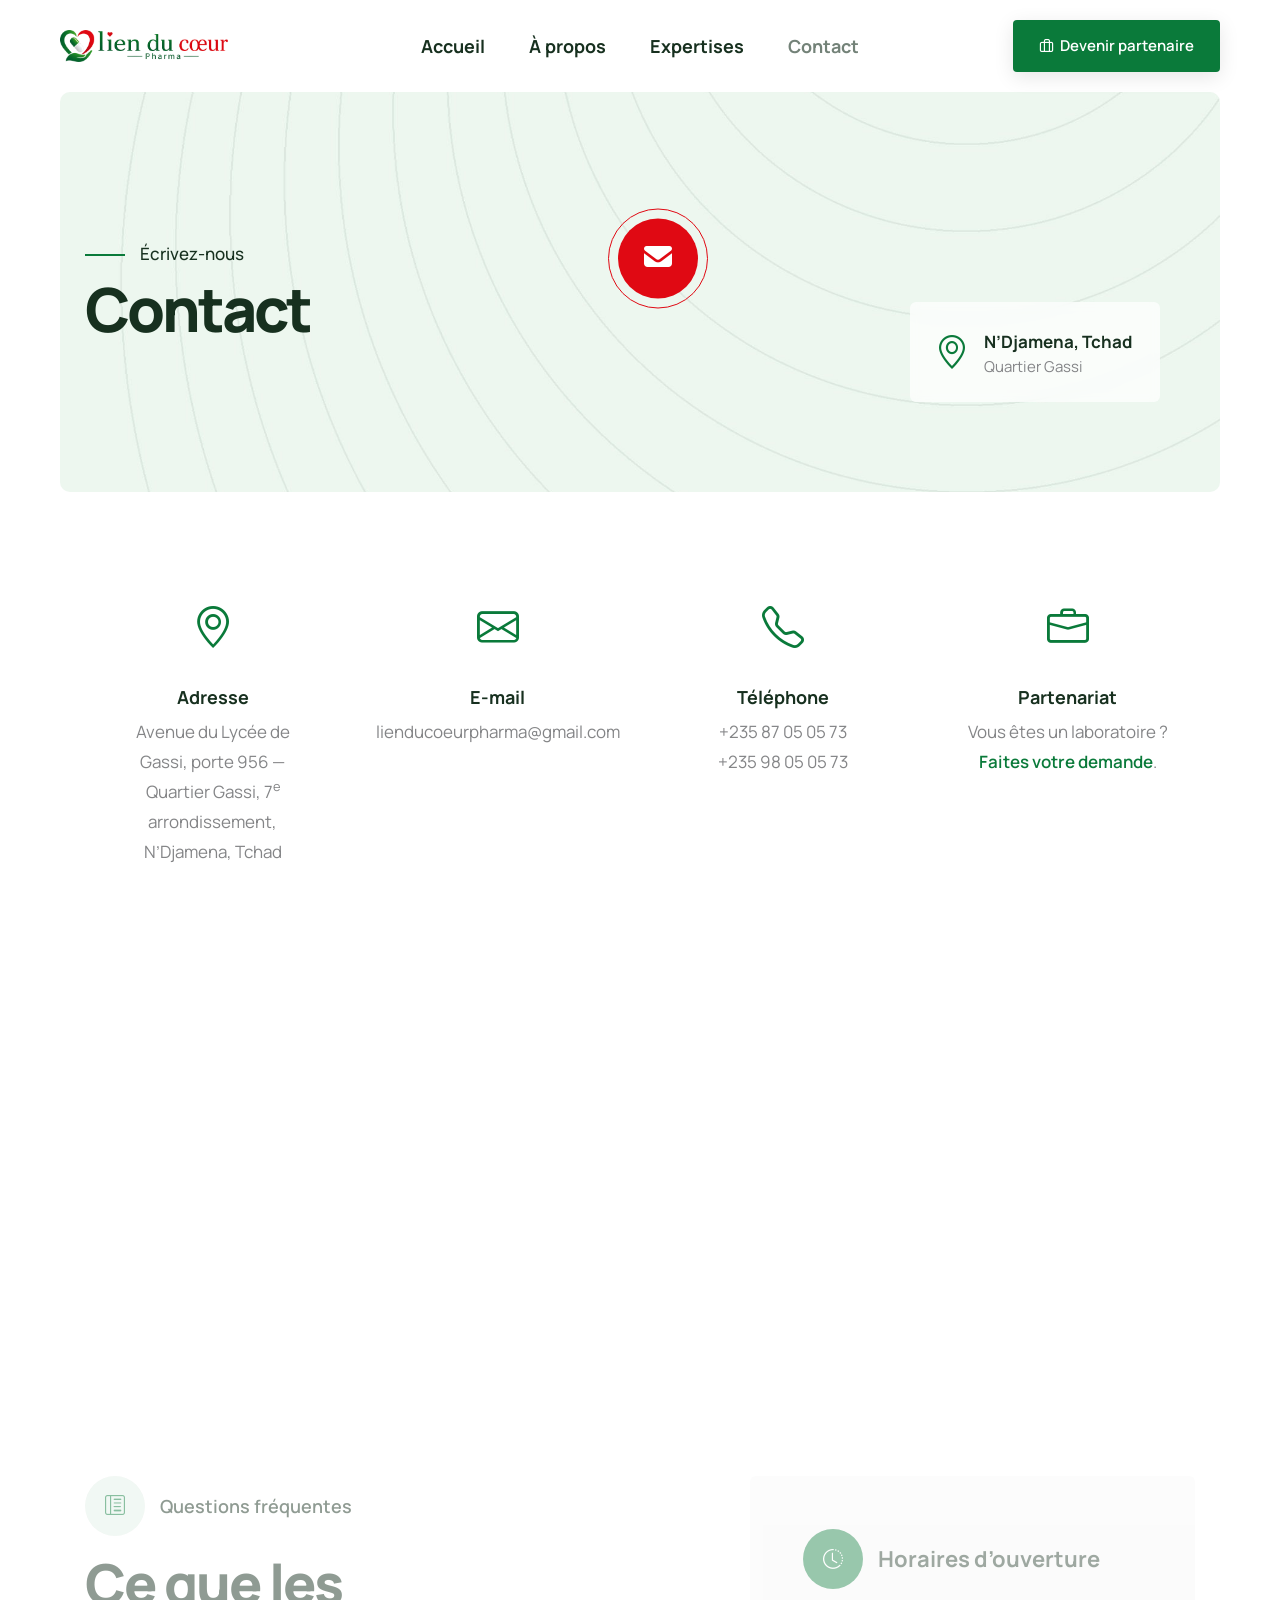
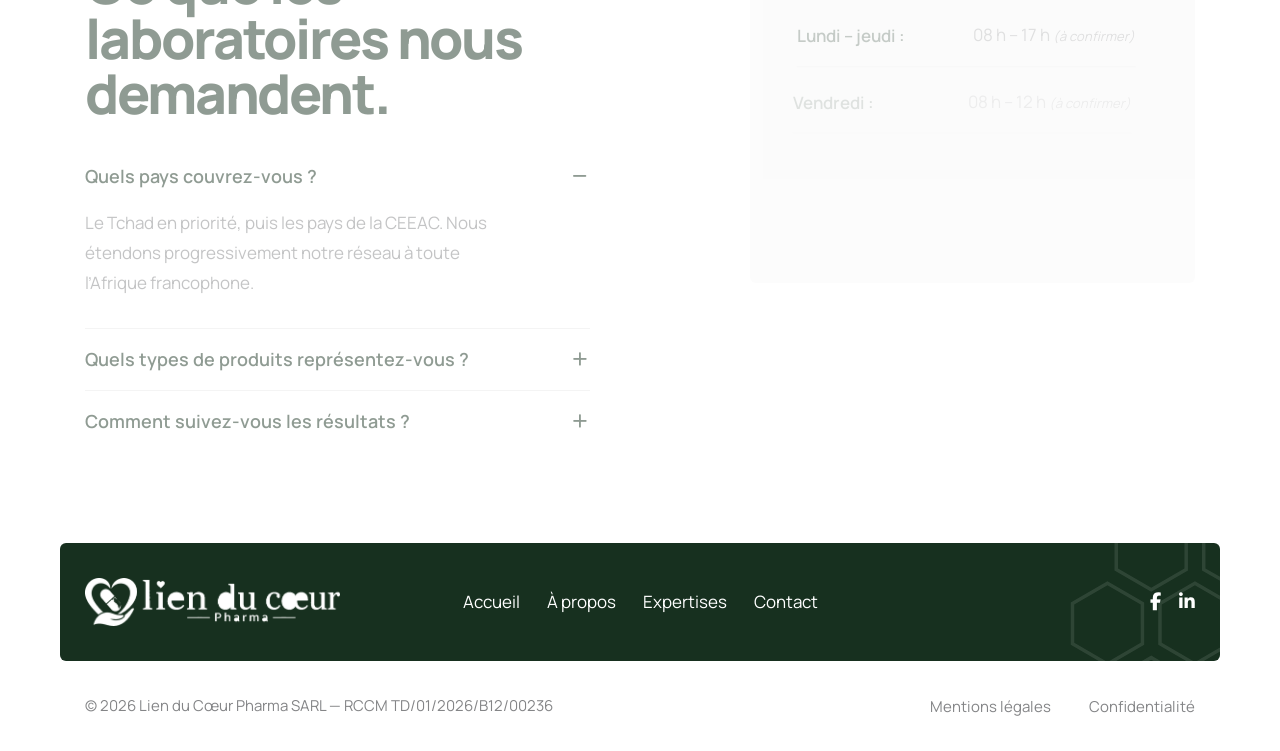
<file: contact.html>
﻿<!doctype html>
<html class="no-js" lang="fr">
    <head>
        <title>Contact — Lien du Cœur Pharma</title>
        <meta charset="utf-8">
        <link rel="canonical" href="https://lienducoeurpharma.com/contact.html">
        <meta property="og:type" content="website">
        <meta property="og:site_name" content="Lien du Cœur Pharma">
        <meta property="og:locale" content="fr_FR">
        <meta property="og:title" content="Contact — Lien du Cœur Pharma">
        <meta property="og:description" content="Contactez Lien du Cœur Pharma à N’Djamena : adresse, téléphone, e-mail et plan d’accès.">
        <meta property="og:url" content="https://lienducoeurpharma.com/contact.html">
        <meta property="og:image" content="https://lienducoeurpharma.com/images/logo-horizontal@2x.png">
        <meta name="twitter:card" content="summary">
        <meta http-equiv="X-UA-Compatible" content="IE=edge" />
        <meta name="author" content="Lien du Cœur Pharma">
        <meta name="viewport" content="width=device-width,initial-scale=1.0" />
        <meta name="description" content="Contactez Lien du Cœur Pharma à N’Djamena : adresse, téléphone, e-mail et plan d’accès.">
        <!-- favicon icon -->
        <link rel="shortcut icon" href="images/favicon.png">
        <link rel="apple-touch-icon" href="images/apple-touch-icon-57x57.png">
        <link rel="apple-touch-icon" sizes="72x72" href="images/apple-touch-icon-72x72.png">
        <link rel="apple-touch-icon" sizes="114x114" href="images/apple-touch-icon-114x114.png">
        <!-- google fonts preconnect -->
        <link rel="preconnect" href="https://fonts.googleapis.com" crossorigin>
        <link rel="preconnect" href="https://fonts.gstatic.com" crossorigin>
        <!-- style sheets and font icons  -->
        <link rel="stylesheet" href="css/vendors.min.css"/>
        <link rel="stylesheet" href="css/icon.min.css"/>
        <link rel="stylesheet" href="css/style.css"/>
        <link rel="stylesheet" href="css/responsive.css"/>
        <link rel="stylesheet" href="demos/medical/medical.css" />
        <link rel="stylesheet" href="css/brand.css" />
    </head>
    <body data-mobile-nav-style="classic">
        <div class="box-layout">  
            <!-- start header -->
            <header> 
                <!-- start navigation -->
                <nav class="navbar navbar-expand-lg header-light bg-white disable-fixed">
                    <div class="container-fluid">
                        <div class="col-auto col-lg-2 me-lg-0 me-auto">
                            <a class="navbar-brand" href="index.html">
                                <img src="images/logo-horizontal.png" data-at2x="images/logo-horizontal@2x.png" alt="Lien du Cœur Pharma" class="default-logo">
                                <img src="images/logo-horizontal.png" data-at2x="images/logo-horizontal@2x.png" alt="Lien du Cœur Pharma" class="alt-logo">
                                <img src="images/logo-horizontal.png" data-at2x="images/logo-horizontal@2x.png" alt="Lien du Cœur Pharma" class="mobile-logo"> 
                            </a>
                        </div>
                        <div class="col-auto col-lg-8 menu-order position-static">
                            <button class="navbar-toggler float-start" type="button" data-bs-toggle="collapse" data-bs-target="#navbarNav" aria-controls="navbarNav" aria-label="Toggle navigation">
                                <span class="navbar-toggler-line"></span>
                                <span class="navbar-toggler-line"></span>
                                <span class="navbar-toggler-line"></span>
                                <span class="navbar-toggler-line"></span>
                            </button>
                            <div class="collapse navbar-collapse justify-content-center" id="navbarNav"> 
                                <ul class="navbar-nav">
<li class="nav-item"><a href="index.html" class="nav-link">Accueil</a></li>
<li class="nav-item"><a href="a-propos.html" class="nav-link">À propos</a></li>
<li class="nav-item"><a href="expertises.html" class="nav-link">Expertises</a></li>
<li class="nav-item"><a href="contact.html" class="nav-link active">Contact</a></li>
</ul>
                            </div>
                        </div>
                        <div class="col-auto col-lg-2 text-end d-none d-sm-flex">
                            <div class="header-icon"> 
                                <div class="header-button">
                                    <a href="partenariat.html" class="btn btn-small btn-switch-text btn-base-color left-icon btn-round-edge btn-box-shadow">
                                        <span>
                                            <span><i class="feather icon-feather-briefcase"></i></span>
                                            <span class="btn-double-text" data-text="Devenir partenaire">Devenir partenaire</span> 
                                        </span>
                                    </a>
                                </div>
                            </div>  
                        </div>
                    </div>
                </nav>
                <!-- end navigation -->
            </header>
            <!-- end header -->
            <!-- start page title -->
            <section class="top-space-margin page-title-big-typography cover-background overflow-hidden position-relative p-0 border-radius-10px lg-no-border-radius" style="background-image: url(images/demo-medical-hero-banner-bg.jpg)"> 
                <div class="container">
                    <div class="row small-screen">
                        <div class="col-xl-5 col-lg-6 col-md-7 position-relative page-title-extra-large align-self-center" data-anime='{ "el": "childs", "translateY": [30, 0], "opacity": [0,1], "duration": 600, "delay": 0, "staggervalue": 300, "easing": "easeOutQuad" }'>
                            <h2 class="fw-500 text-dark-gray mb-15px d-block"><span class="w-40px h-2px bg-base-color d-inline-block align-middle me-15px"></span>Écrivez-nous</h2>
                            <h1 class="text-dark-gray fw-800 ls-minus-3px sm-minus-1px d-block mb-0">Contact</h1>
                        </div>
                        <div class="col-xl-7 col-lg-6 col-md-5 position-relative d-none d-md-block">
                            <div class="w-85px h-85px border-radius-100 d-flex align-items-center justify-content-center position-absolute left-70px lg-left-minus-10px md-left-minus-50px top-100px mt-10 translate-middle-y">
                                <div class="bg-red video-icon-box video-icon-medium feature-box-icon-rounded w-80px h-80px rounded-circle d-flex align-items-center justify-content-center">
                                    <span>
                                        <span class="video-icon">
                                            <i class="fa-solid fa-envelope icon-very-medium text-white position-relative top-minus-2px m-0"></i>
                                            <span class="video-icon-sonar">
                                                <span class="video-icon-sonar-bfr border border-1 border-color-red"></span>
                                            </span>
                                        </span> 
                                    </span>
                                </div>
                            </div>
                            <div class="blur-box bg-white-transparent position-absolute border-radius-6px top-50 right-minus-70px xxl-right-50px lg-right-0px w-250px p-25px text-center last-paragraph-no-margin animation-float">
                                <!-- start features box item -->
                                <div class="icon-with-text-style-08">
                                    <div class="feature-box feature-box-left-icon-middle overflow-hidden">
                                        <div class="feature-box-icon me-15px">
                                            <i class="bi bi-geo-alt icon-medium text-base-color"></i>
                                        </div>
                                        <div class="feature-box-content last-paragraph-no-margin">
                                            <span class="d-inline-block fs-17 fw-700 text-dark-gray">N’Djamena, Tchad</span>
                                            <p class="lh-20 fs-15">Quartier Gassi</p>
                                        </div>
                                    </div>
                                </div>
                                <!-- end features box item -->
                            </div>
                        </div>
                    </div>
                </div>
            </section>
            <!-- end page title -->
            <!-- start section -->
            <section>
                <div class="container"> 
                    <div class="row row-cols-1 row-cols-lg-4 row-cols-md-2 row-cols-sm-2 justify-content-center" data-anime='{ "el": "childs", "translateY": [30, 0], "opacity": [0,1], "duration": 600, "delay": 0, "staggervalue": 200, "easing": "easeOutQuad" }'>                  
                        <!-- start features box item -->
                        <div class="col icon-with-text-style-09 md-mb-40px">
                            <div class="feature-box">
                                <div class="feature-box-icon feature-box-icon-rounded dark-hover hover-box text-base-color w-90px h-90px rounded-circle mb-10px">
                                    <i class="bi bi-geo-alt icon-large"></i>
                                    <div class="feature-box-icon-hover bg-base-color rounded-circle"></div>
                                </div>
                                <div class="feature-box-content last-paragraph-no-margin">
                                    <span class="d-block fw-700 text-dark-gray mb-5px fs-18">Adresse</span>
                                    <p class="w-80 lg-w-100 mx-auto sm-w-80">Avenue du Lycée de Gassi, porte 956 — Quartier Gassi, 7<sup>e</sup> arrondissement, N’Djamena, Tchad</p>
                                </div>
                            </div>
                        </div>
                        <!-- end features box item -->
                        <!-- start features box item -->
                        <div class="col icon-with-text-style-09 md-mb-40px">
                            <div class="feature-box">
                                <div class="feature-box-icon feature-box-icon-rounded dark-hover hover-box text-base-color w-90px h-90px rounded-circle mb-10px">
                                    <i class="bi bi-envelope icon-large"></i>
                                    <div class="feature-box-icon-hover bg-base-color rounded-circle"></div>
                                </div>
                                <div class="feature-box-content last-paragraph-no-margin">
                                    <span class="d-block fw-700 text-dark-gray mb-5px fs-18">E-mail</span>
                                    <div class="w-100 d-block">
                                        <a href="mailto:lienducoeurpharma@gmail.com">lienducoeurpharma@gmail.com</a>
                                    </div>
                                </div>
                            </div>
                        </div>
                        <!-- end features box item -->
                        <!-- start features box item -->
                        <div class="col icon-with-text-style-09 xs-mb-40px">
                            <div class="feature-box">
                                <div class="feature-box-icon feature-box-icon-rounded dark-hover hover-box text-base-color w-90px h-90px rounded-circle mb-10px">
                                    <i class="bi bi-telephone icon-large"></i>
                                    <div class="feature-box-icon-hover bg-base-color rounded-circle"></div>
                                </div>
                                <div class="feature-box-content last-paragraph-no-margin">
                                    <span class="d-block fw-700 text-dark-gray mb-5px fs-18">Téléphone</span>
                                    <div class="w-100 d-block">
                                        <span class="d-block"><a href="tel:+23587050573">+235 87 05 05 73</a></span><span class="d-block"><a href="tel:+23598050573">+235 98 05 05 73</a></span>
                                    </div>
                                </div>
                            </div>
                        </div>
                        <!-- end features box item -->
                        <!-- start features box item -->
                        <div class="col icon-with-text-style-09">
                            <div class="feature-box">
                                <div class="feature-box-icon feature-box-icon-rounded dark-hover hover-box text-base-color w-90px h-90px rounded-circle mb-10px">
                                    <i class="bi bi-briefcase icon-large"></i>
                                    <div class="feature-box-icon-hover bg-base-color rounded-circle"></div>
                                </div>
                                <div class="feature-box-content last-paragraph-no-margin">
                                    <span class="d-block fw-700 text-dark-gray mb-5px fs-18">Partenariat</span>
                                    <p class="w-80 lg-w-100 md-w-75 sm-w-85 xs-w-75 mx-auto">Vous êtes un laboratoire ? <a href="partenariat.html" class="fw-600 text-base-color">Faites votre demande</a>.</p>
                                </div>
                            </div>
                        </div>
                        <!-- end features box item -->
                    </div>
                </div>
            </section> 
            <!-- end section -->
            <!-- start section -->
            <section class="p-0 border-radius-6px lg-no-border-radius overflow-hidden" id="location">
                <div class="container-fluid px-0">
                    <div class="row justify-content-center g-0">
                        <div class="col-12 p-0">
                        <iframe title="Plan d’accès" src="https://www.google.com/maps?q=Lyc%C3%A9e%20de%20Gassi%2C%20N%27Djamena%2C%20Tchad&output=embed" style="width:100%;height:420px;border:0" loading="lazy" referrerpolicy="no-referrer-when-downgrade"></iframe>
                    </div>
                    </div>
                </div>
            </section>
            <!-- end section -->
            <!-- start section -->
            <section>
                <div class="container">
                    <div class="row row-cols-1 row-cols-lg-2"> 
                        <div class="col-lg-6 pe-50px lg-pe-15px md-mb-50px xs-mb-30px" data-anime='{ "translateY": [0, 0], "opacity": [0,1], "duration": 1200, "delay": 50, "staggervalue": 150, "easing": "easeOutQuad" }'>
                            <span class="fs-18 fw-600 text-dark-gray mb-20px d-flex align-items-center"><span class="text-center w-60px h-60px d-flex justify-content-center flex-shrink-0 align-items-center rounded-circle bg-light-sea-green-transparent-light align-middle me-15px"><i class="bi bi-layout-text-sidebar-reverse text-base-color fs-20"></i></span>Questions fréquentes</span> 
                            <h2 class="fw-800 text-dark-gray ls-minus-2px">Ce que les laboratoires nous demandent.</h2> 
                            <div class="accordion accordion-style-02" id="accordion-style-02" data-active-icon="icon-feather-minus" data-inactive-icon="icon-feather-plus">
                                <!-- start accordion item -->
                                <div class="accordion-item active-accordion">
                                    <div class="accordion-header border-bottom border-color-transparent-dark-very-light">
                                        <a href="#" data-bs-toggle="collapse" data-bs-target="#accordion-style-02-01" aria-expanded="true" data-bs-parent="#accordion-style-02">
                                            <div class="accordion-title mb-0 position-relative text-dark-gray">
                                                <i class="feather icon-feather-minus fs-20"></i><span class="fw-600 fs-18">Quels pays couvrez-vous ?</span>
                                            </div>
                                        </a>
                                    </div>
                                    <div id="accordion-style-02-01" class="accordion-collapse collapse show" data-bs-parent="#accordion-style-02">
                                        <div class="accordion-body last-paragraph-no-margin border-bottom border-color-transparent-dark-very-light">
                                            <p class="w-90 lg-w-95">Le Tchad en priorité, puis les pays de la CEEAC. Nous étendons progressivement notre réseau à toute l’Afrique francophone.</p>
                                        </div>
                                    </div>
                                </div>
                                <!-- end accordion item -->
                                <!-- start accordion item -->
                                <div class="accordion-item">
                                    <div class="accordion-header border-bottom border-color-transparent-dark-very-light">
                                        <a href="#" data-bs-toggle="collapse" data-bs-target="#accordion-style-02-02" aria-expanded="false" data-bs-parent="#accordion-style-02">
                                            <div class="accordion-title mb-0 position-relative text-dark-gray">
                                                <i class="feather icon-feather-plus fs-20"></i><span class="fw-600 fs-18">Quels types de produits représentez-vous ?</span>
                                            </div>
                                        </a>
                                    </div>
                                    <div id="accordion-style-02-02" class="accordion-collapse collapse" data-bs-parent="#accordion-style-02">
                                        <div class="accordion-body last-paragraph-no-margin border-bottom border-color-transparent-dark-very-light">
                                            <p class="w-90 lg-w-95">Médicaments, dispositifs médicaux, compléments alimentaires, dermocosmétique et produits de biotechnologie.</p>
                                        </div>
                                    </div>
                                </div>
                                <!-- end accordion item -->
                                <!-- start accordion item -->
                                <div class="accordion-item">
                                    <div class="accordion-header border-bottom border-color-transparent">
                                        <a href="#" data-bs-toggle="collapse" data-bs-target="#accordion-style-02-03" aria-expanded="false" data-bs-parent="#accordion-style-02">
                                            <div class="accordion-title mb-0 position-relative text-dark-gray">
                                                <i class="feather icon-feather-plus fs-20"></i><span class="fw-600 fs-18">Comment suivez-vous les résultats ?</span>
                                            </div>
                                        </a>
                                    </div>
                                    <div id="accordion-style-02-03" class="accordion-collapse collapse" data-bs-parent="#accordion-style-02">
                                        <div class="accordion-body last-paragraph-no-margin border-bottom border-color-transparent">
                                            <p class="w-90 lg-w-95">Nous définissons des KPI avec vous dès le départ et vous recevons un rapport chaque mois.</p>
                                        </div>
                                    </div>
                                </div>
                                <!-- end accordion item -->
                            </div>
                        </div>
                        <div class="col-xl-5 offset-xl-1 col-lg-6" data-anime='{ "translateY": [0, 0], "opacity": [0,1], "duration": 1200, "delay": 100, "staggervalue": 150, "easing": "easeOutQuad" }'>
                            <div class="bg-very-light-gray p-12 lg-p-9 border-radius-6px">
                                <span class="fs-22 fw-700 text-dark-gray mb-10px d-flex align-items-center"><span class="text-center d-flex justify-content-center flex-shrink-0 align-items-center w-60px h-60px rounded-circle bg-base-color align-middle me-15px"><i class="bi bi-clock-history text-white fs-20"></i></span>Horaires d’ouverture</span> 
                                <!-- start list style -->
                                <ul class="pricing-table-style-12" data-anime='{"el": "childs", "translateY": [15, 0], "translateX": [-15, 0], "opacity": [0,1], "duration":800, "delay": 100, "staggervalue": 150, "easing": "easeOutQuad" }'>
                                    <li class="border-bottom border-color-extra-medium-gray text-start">
                                        <div class="last-paragraph-no-margin">
                                            <span class="text-dark-gray fw-600">Lundi – jeudi :</span>
                                        </div>
                                        <div class="ms-auto">08 h – 17 h <em class="fs-13">(à confirmer)</em></div>
                                    </li>
                                    <li class="border-bottom border-color-extra-medium-gray text-start">
                                        <div class="last-paragraph-no-margin">
                                            <span class="text-dark-gray fw-600">Vendredi :</span>
                                        </div>
                                        <div class="ms-auto">08 h – 12 h <em class="fs-13">(à confirmer)</em></div>
                                    </li>
                                    <li class="border-bottom border-color-extra-medium-gray text-start">
                                        <div class="last-paragraph-no-margin">
                                            <span class="text-dark-gray fw-600">Samedi :</span>
                                        </div>
                                        <div class="ms-auto">Sur rendez-vous</div>
                                    </li>
                                    <li class="text-start">
                                        <div class="last-paragraph-no-margin">
                                            <span class="text-dark-gray fw-600">Dimanche :</span>
                                        </div>
                                        <div class="ms-auto">Fermé</div>
                                    </li>
                                </ul>
                                <!-- end list style -->
                            </div>
                        </div>
                    </div>
                </div>
            </section>
            <!-- end section --> 
            <!-- start footer -->  
            <footer class="p-0">
                <div class="footer-top bg-dark-gray pt-35px pb-35px border-radius-6px lg-no-border-radius position-relative overflow-hidden">
                    <div class="position-absolute right-minus-100px bottom-minus-80px margin-100px-top opacity-1 w-250px"><img src="images/demo-medical-pattern-white.svg" alt="" class=""></div>
                    <div class="container">
                        <div class="row align-items-center">
                            <!-- start footer column -->
                            <div class="col-xl-3 col-sm-6 order-1 text-center text-sm-start xs-mb-20px">
                                <a href="index.html" class="footer-logo d-inline-block"><img src="images/logo-horizontal-white.png" data-at2x="images/logo-horizontal-white@2x.png" alt="Lien du Cœur Pharma"></a>
                            </div>
                            <!-- end footer column -->
                            <!-- start footer column -->
                            <div class="col-xl-6 order-3 order-xl-2 lg-mt-10px">
                                <ul class="footer-navbar text-center lh-normal">
<li class="nav-item"><a href="index.html" class="nav-link">Accueil</a></li>
<li class="nav-item"><a href="a-propos.html" class="nav-link">À propos</a></li>
<li class="nav-item"><a href="expertises.html" class="nav-link">Expertises</a></li>
<li class="nav-item"><a href="contact.html" class="nav-link active">Contact</a></li>
</ul>
                            </div>
                            <!-- end footer column -->
                            <!-- start footer column -->
                            <div class="col-xl-3 col-sm-6 position-relative text-center text-sm-end elements-social social-icon-style-08 order-2 order-xl-3">
                                <ul class="small-icon light">
                                    <li><a class="facebook" href="#" target="_blank" aria-label="Facebook (lien à confirmer)"><i class="fa-brands fa-facebook-f"></i></a></li>
<li><a class="linkedin" href="#" target="_blank" aria-label="LinkedIn (lien à confirmer)"><i class="fa-brands fa-linkedin-in"></i></a></li>
                                    </ul>
                            </div>
                            <!-- end footer column -->
                        </div>
                    </div>
                </div>
                <div class="container">
                    <div class="row row-cols-1 row-cols-md-2 align-items-center pt-30px pb-30px">
                        <!-- start copyright -->
                        <div class="col last-paragraph-no-margin fs-15 text-center text-md-start sm-mb-10px">
                            <p>&copy; 2026 Lien du Cœur Pharma SARL — RCCM TD/01/2026/B12/00236</p>
                        </div>
                        <!-- end copyright -->
                        <!-- start footer menu -->
                        <div class="col text-end fs-15 text-center text-md-end">
                            <ul class="footer-navbar lh-normal"> 
                                <li class="me-35px sm-me-20px"><a href="#">Mentions légales</a></li>
                                <li><a href="#">Confidentialité</a></li>
                            </ul>
                        </div>
                        <!-- end footer menu -->
                    </div>
                </div>        
            </footer>
            <!-- end footer -->
            <!-- start sticky column -->
            <div class="sticky-wrap d-none d-xl-inline-block" data-animation-delay="100" data-shadow-animation="true">
                <span class="fs-15 fw-500 d-flex align-items-center"><i class="bi bi-briefcase icon-small me-10px align-middle"></i>Vous êtes un laboratoire ? — <a href="partenariat.html" class="text-decoration-line-bottom fw-700 lh-22">Devenir partenaire</a></span>
            </div>
            <!-- end sticky column -->
        </div>
        <!-- start scroll progress -->
        <div class="scroll-progress d-none d-xxl-block">
            <a href="#" class="scroll-top" aria-label="scroll">
                <span class="scroll-text">Haut</span><span class="scroll-line"><span class="scroll-point"></span></span>
            </a>
        </div>
        <!-- end scroll progress -->
        <!-- javascript libraries -->
        <script type="text/javascript" src="js/jquery.js"></script>
        <script type="text/javascript" src="js/vendors.min.js"></script>
        
        <script type="text/javascript" src="js/main.js"></script>
    </body>
</html>
</file>
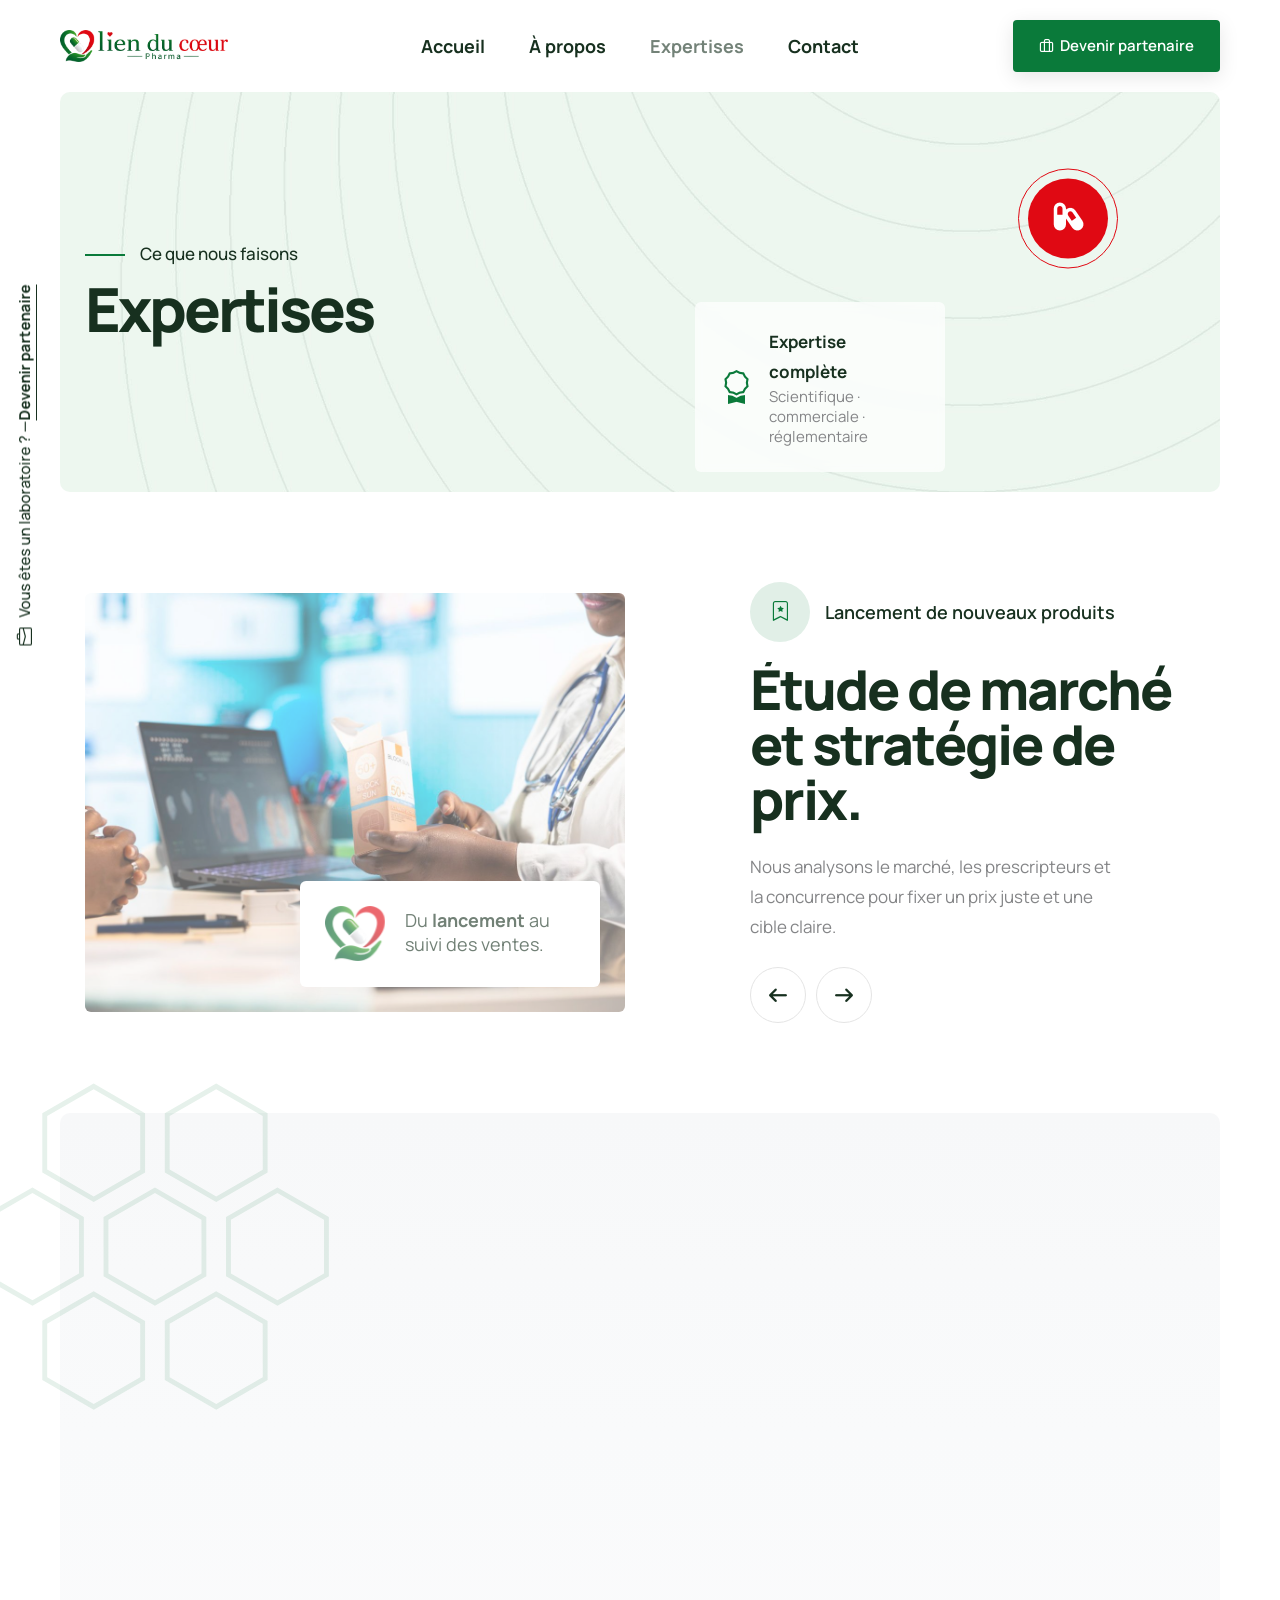
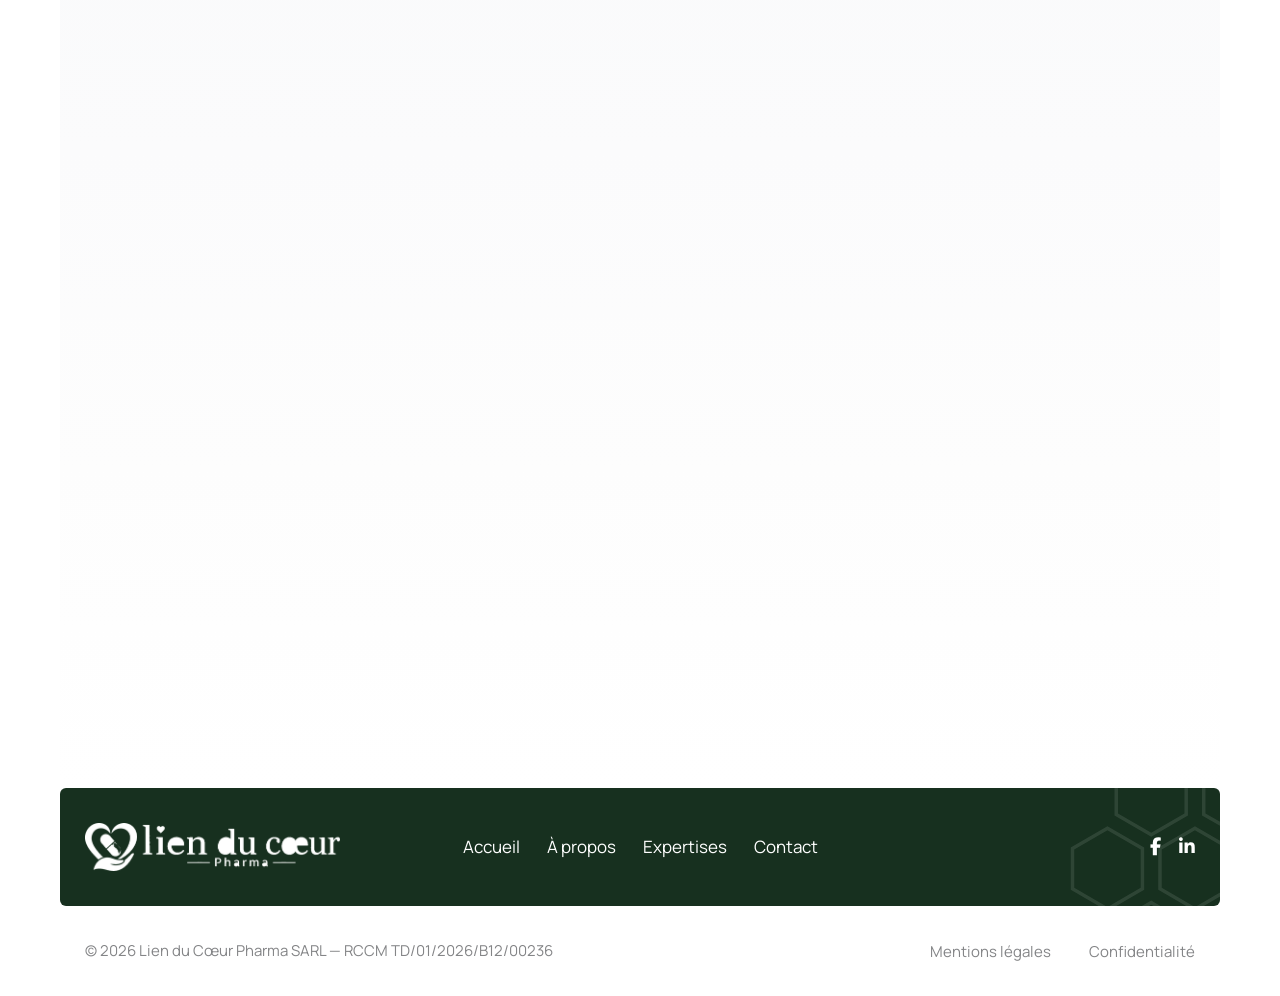
<file: expertises.html>
﻿<!doctype html>
<html class="no-js" lang="fr">
    <head>
        <title>Expertises et prestations — Lien du Cœur Pharma</title>
        <meta charset="utf-8">
        <link rel="canonical" href="https://lienducoeurpharma.com/expertises.html">
        <meta property="og:type" content="website">
        <meta property="og:site_name" content="Lien du Cœur Pharma">
        <meta property="og:locale" content="fr_FR">
        <meta property="og:title" content="Expertises et prestations — Lien du Cœur Pharma">
        <meta property="og:description" content="Représentation commerciale, promotion médicale, marketing pharmaceutique, études de marché, lancement de produits et formation des délégués.">
        <meta property="og:url" content="https://lienducoeurpharma.com/expertises.html">
        <meta property="og:image" content="https://lienducoeurpharma.com/images/logo-horizontal@2x.png">
        <meta name="twitter:card" content="summary">
        <meta http-equiv="X-UA-Compatible" content="IE=edge" />
        <meta name="author" content="Lien du Cœur Pharma">
        <meta name="viewport" content="width=device-width,initial-scale=1.0" />
        <meta name="description" content="Représentation commerciale, promotion médicale, marketing pharmaceutique, études de marché, lancement de produits et formation des délégués.">
        <!-- favicon icon -->
        <link rel="shortcut icon" href="images/favicon.png">
        <link rel="apple-touch-icon" href="images/apple-touch-icon-57x57.png">
        <link rel="apple-touch-icon" sizes="72x72" href="images/apple-touch-icon-72x72.png">
        <link rel="apple-touch-icon" sizes="114x114" href="images/apple-touch-icon-114x114.png">
        <!-- google fonts preconnect -->
        <link rel="preconnect" href="https://fonts.googleapis.com" crossorigin>
        <link rel="preconnect" href="https://fonts.gstatic.com" crossorigin>
        <!-- style sheets and font icons  -->
        <link rel="stylesheet" href="css/vendors.min.css"/>
        <link rel="stylesheet" href="css/icon.min.css"/>
        <link rel="stylesheet" href="css/style.css"/>
        <link rel="stylesheet" href="css/responsive.css"/>
        <link rel="stylesheet" href="demos/medical/medical.css" />
        <link rel="stylesheet" href="css/brand.css" />
    </head>
    <body data-mobile-nav-style="classic">
        <div class="box-layout">  
            <!-- start header -->
            <header> 
                <!-- start navigation -->
                <nav class="navbar navbar-expand-lg header-light bg-white disable-fixed">
                    <div class="container-fluid">
                        <div class="col-auto col-lg-2 me-lg-0 me-auto">
                            <a class="navbar-brand" href="index.html">
                                <img src="images/logo-horizontal.png" data-at2x="images/logo-horizontal@2x.png" alt="Lien du Cœur Pharma" class="default-logo">
                                <img src="images/logo-horizontal.png" data-at2x="images/logo-horizontal@2x.png" alt="Lien du Cœur Pharma" class="alt-logo">
                                <img src="images/logo-horizontal.png" data-at2x="images/logo-horizontal@2x.png" alt="Lien du Cœur Pharma" class="mobile-logo"> 
                            </a>
                        </div>
                        <div class="col-auto col-lg-8 menu-order position-static">
                            <button class="navbar-toggler float-start" type="button" data-bs-toggle="collapse" data-bs-target="#navbarNav" aria-controls="navbarNav" aria-label="Toggle navigation">
                                <span class="navbar-toggler-line"></span>
                                <span class="navbar-toggler-line"></span>
                                <span class="navbar-toggler-line"></span>
                                <span class="navbar-toggler-line"></span>
                            </button>
                            <div class="collapse navbar-collapse justify-content-center" id="navbarNav"> 
                                <ul class="navbar-nav">
<li class="nav-item"><a href="index.html" class="nav-link">Accueil</a></li>
<li class="nav-item"><a href="a-propos.html" class="nav-link">À propos</a></li>
<li class="nav-item"><a href="expertises.html" class="nav-link active">Expertises</a></li>
<li class="nav-item"><a href="contact.html" class="nav-link">Contact</a></li>
</ul>
                            </div>
                        </div>
                        <div class="col-auto col-lg-2 text-end d-none d-sm-flex">
                            <div class="header-icon"> 
                                <div class="header-button">
                                    <a href="partenariat.html" class="btn btn-small btn-switch-text btn-base-color left-icon btn-round-edge btn-box-shadow">
                                        <span>
                                            <span><i class="feather icon-feather-briefcase"></i></span>
                                            <span class="btn-double-text" data-text="Devenir partenaire">Devenir partenaire</span> 
                                        </span>
                                    </a>
                                </div>
                            </div>  
                        </div>
                    </div>
                </nav>
                <!-- end navigation -->
            </header>
            <!-- end header -->
            <!-- start page title -->
            <section class="top-space-margin page-title-big-typography cover-background overflow-hidden position-relative p-0 border-radius-10px lg-no-border-radius" style="background-image: url(images/demo-medical-hero-banner-bg.jpg)"> 
                <div class="container">
                    <div class="row small-screen">
                        <div class="col-xl-5 col-lg-6 col-md-7 position-relative page-title-extra-large align-self-center" data-anime='{ "el": "childs", "translateY": [30, 0], "opacity": [0,1], "duration": 600, "delay": 0, "staggervalue": 300, "easing": "easeOutQuad" }'>
                            <h2 class="fw-500 text-dark-gray mb-15px d-block"><span class="w-40px h-2px bg-base-color d-inline-block align-middle me-15px"></span>Ce que nous faisons</h2>
                            <h1 class="text-dark-gray fw-800 ls-minus-3px sm-ls-minus-1px d-block mb-0">Expertises</h1>
                        </div>
                        <div class="col-xl-7 col-lg-6 col-md-5 position-relative d-none d-md-block">
                            <div class="w-85px h-85px border-radius-100 d-flex align-items-center justify-content-center position-absolute right-30px xxl-right-120px xl-right-100px lg-right-30px md-right-150px md-me-50px top-100px md-top-130px mt-4 translate-middle-y">
                                <div class="bg-red video-icon-box video-icon-medium feature-box-icon-rounded w-80px h-80px rounded-circle d-flex align-items-center justify-content-center">
                                    <span>
                                        <span class="video-icon">
                                            <i class="fa-solid fa-capsules icon-very-medium text-white position-relative top-minus-2px m-0"></i>
                                            <span class="video-icon-sonar">
                                                <span class="video-icon-sonar-bfr border border-1 border-color-red"></span>
                                            </span>
                                        </span> 
                                    </span>
                                </div>
                            </div>
                            <div class="blur-box bg-white-transparent position-absolute border-radius-6px top-50 left-150px lg-left-30px md-left-5px w-250px p-25px text-center last-paragraph-no-margin animation-float">
                                <!-- start features box item -->
                                <div class="icon-with-text-style-08">
                                    <div class="feature-box feature-box-left-icon-middle overflow-hidden">
                                        <div class="feature-box-icon me-15px">
                                            <i class="bi bi-award icon-medium text-base-color"></i>
                                        </div>
                                        <div class="feature-box-content last-paragraph-no-margin">
                                            <span class="d-inline-block fs-17 fw-700 text-dark-gray">Expertise complète</span>
                                            <p class="lh-20 fs-15">Scientifique · commerciale · réglementaire</p>
                                        </div>
                                    </div>
                                </div>
                                <!-- end features box item -->
                            </div>
                        </div>
                    </div>
                </div>
            </section>
            <!-- end page title -->
            <!-- start section --> 
            <section>
                <div class="container"> 
                    <div class="row align-items-center"> 
                        <div class="col-xl-6 col-lg-6 md-mb-50px" data-anime='{ "effect": "slide", "color": "#18bcc7", "direction":"lr", "easing": "easeOutQuad", "delay":50}'>
                            <figure class="position-relative m-0">
                                <img src="images/ldc/expertises.jpg" alt="Promotion médicale" class="border-radius-6px w-100">
                                <figcaption class="position-absolute bg-white box-shadow-extra-large border-radius-6px right-25px bottom-25px w-300px xs-w-250px p-25px xs-p-15px text-center last-paragraph-no-margin">
                                    <!-- start features box item -->
                                    <div class="icon-with-text-style-08">
                                        <div class="feature-box feature-box-left-icon-middle overflow-hidden">
                                            <div class="feature-box-icon w-60px xs-w-50px me-20px xs-me-15px">
                                                <img src="images/heart.png" class="animation-zoom" alt="">
                                            </div>
                                            <div class="feature-box-content">
                                                <span class="d-inline-block fs-18 lh-24 text-dark-gray">Du <span class="fw-700">lancement</span> au suivi des ventes.</span>
                                            </div>
                                        </div>
                                    </div>
                                    <!-- end features box item -->
                                </figcaption>
                            </figure>
                        </div>
                        <div class="col-xl-5 col-lg-6 pe-lg-0 offset-xl-1" data-anime='{ "translateY": [0, 0], "opacity": [0,1], "duration": 1200, "delay": 150, "staggervalue": 150, "easing": "easeOutQuad" }'>
                            <span class="fs-18 fw-600 text-dark-gray mb-20px d-flex align-items-center"><span class="text-center w-60px h-60px d-flex justify-content-center align-items-center rounded-circle bg-light-sea-green-transparent-light d-inline-block align-middle me-15px"><i class="bi bi-bookmark-star text-base-color fs-20"></i></span>Lancement de nouveaux produits</span> 
                            <div class="swiper slider-one-slide text-slider-style-01 magic-cursor" data-slider-options='{ "slidesPerView": 1, "loop": true, "pagination": { "el": ".slider-one-slide-pagination", "clickable": true }, "autoplay": { "delay": 4000, "disableOnInteraction": false }, "navigation": { "nextEl": ".slider-one-slide-next-1", "prevEl": ".slider-one-slide-prev-1" }, "keyboard": { "enabled": true, "onlyInViewport": true }, "effect": "slide" }'>
                                <div class="swiper-wrapper">
                                    <!-- start text slider item -->
                                    <div class="swiper-slide">
                                        <h2 class="fw-800 text-dark-gray ls-minus-2px">Étude de marché et stratégie de prix.</h2>
                                        <p class="w-80">Nous analysons le marché, les prescripteurs et la concurrence pour fixer un prix juste et une cible claire.</p>
                                    </div>
                                    <!-- end text slider item -->
                                    <!-- start text slider item -->
                                    <div class="swiper-slide">
                                        <h2 class="fw-800 text-dark-gray ls-minus-2px">Segmentation et plan de communication.</h2>
                                        <p class="w-80">Chaque segment de clientèle reçoit le bon message, par le bon canal, au bon moment.</p>
                                    </div>
                                    <!-- end text slider item -->
                                    <!-- start text slider item -->
                                    <div class="swiper-slide">
                                        <h2 class="fw-800 text-dark-gray ls-minus-2px">Visites médicales et suivi des performances.</h2>
                                        <p class="w-80">Un plan de visites structuré, des indicateurs suivis et des rapports mensuels.</p>
                                    </div>
                                    <!-- end text slider item -->
                                </div>
                                <div class="d-flex">
                                    <!-- start slider navigation -->
                                    <div class="slider-one-slide-prev-1 icon-small swiper-button-prev slider-navigation-style-04 border border-1 border-color-extra-medium-gray bg-white text-dark-gray"><i class="fa-solid fa-arrow-left"></i></div>
                                    <div class="slider-one-slide-next-1 icon-small swiper-button-next slider-navigation-style-04 border border-1 border-color-extra-medium-gray bg-white text-dark-gray"><i class="fa-solid fa-arrow-right"></i></div>
                                    <!-- end slider navigation -->
                                </div>
                            </div>
                        </div>
                    </div>
                </div>
            </section>
            <!-- end section -->
            <!-- start section -->  
            <section class="bg-gradient-very-light-gray position-relative border-radius-10px lg-no-border-radius">
                <div class="position-absolute top-10px lg-top-minus-80px left-minus-80px lg-left-15px opacity-1 w-350px z-index-1 d-none d-lg-inline-block"><img src="images/demo-medical-pattern.svg" alt="" data-bottom-top="transform: translateY(-50px)" data-top-bottom="transform: translateY(50px)"></div>
                <div class="container">
                    <div class="row align-items-center mb-4">
                        <div class="col text-center" data-anime='{ "el": "childs", "translateY": [30, 0], "opacity": [0,1], "duration": 600, "delay": 0, "staggervalue": 300, "easing": "easeOutQuad" }'>
                            <h2 class="fw-800 text-dark-gray ls-minus-2px">Nos prestations</h2>
                        </div>
                    </div>
                    <div class="row row-cols-1 row-cols-lg-4 row-cols-sm-2 justify-content-center mb-6" data-anime='{"el": "childs", "translateY": [15, 0], "perspective": [1200,1200], "scale": [1.05, 1], "rotateX": [30, 0], "opacity": [0,1], "duration": 800, "delay": 100, "staggervalue": 300, "easing": "easeOutQuad" }'>
<div class="col icon-with-text-style-04 transition-inner-all mb-30px">
                                <div class="feature-box hover-box dark-hover border-radius-6px bg-white box-shadow-quadruple-large box-shadow-large-hover p-15 lg-p-11 last-paragraph-no-margin h-100">
                                    <div class="feature-box-icon feature-box-icon-rounded ldc-icon-circle bg-light-turquoise-blue rounded-circle mb-20px"><i class="bi bi-building"></i></div>
                                    <div class="feature-box-content">
                                        <span class="d-block text-dark-gray fs-18 fw-700 mb-5px">Représentation de laboratoires</span>
                                        <p class="text-light-opacity">Votre interlocuteur local auprès des autorités, grossistes et établissements.</p>
                                    </div>
                                    <div class="feature-box-overlay bg-base-color border-radius-6px"></div>
                                </div>
                            </div>
<div class="col icon-with-text-style-04 transition-inner-all mb-30px">
                                <div class="feature-box hover-box dark-hover border-radius-6px bg-white box-shadow-quadruple-large box-shadow-large-hover p-15 lg-p-11 last-paragraph-no-margin h-100">
                                    <div class="feature-box-icon feature-box-icon-rounded ldc-icon-circle bg-light-turquoise-blue rounded-circle mb-20px"><i class="bi bi-chat-square-heart"></i></div>
                                    <div class="feature-box-content">
                                        <span class="d-block text-dark-gray fs-18 fw-700 mb-5px">Promotion médicale</span>
                                        <p class="text-light-opacity">Information scientifique auprès des médecins, pharmaciens et patients.</p>
                                    </div>
                                    <div class="feature-box-overlay bg-base-color border-radius-6px"></div>
                                </div>
                            </div>
<div class="col icon-with-text-style-04 transition-inner-all mb-30px">
                                <div class="feature-box hover-box dark-hover border-radius-6px bg-white box-shadow-quadruple-large box-shadow-large-hover p-15 lg-p-11 last-paragraph-no-margin h-100">
                                    <div class="feature-box-icon feature-box-icon-rounded ldc-icon-circle bg-light-turquoise-blue rounded-circle mb-20px"><i class="bi bi-mortarboard"></i></div>
                                    <div class="feature-box-content">
                                        <span class="d-block text-dark-gray fs-18 fw-700 mb-5px">Formation des délégués</span>
                                        <p class="text-light-opacity">Formation scientifique et commerciale des équipes terrain.</p>
                                    </div>
                                    <div class="feature-box-overlay bg-base-color border-radius-6px"></div>
                                </div>
                            </div>
<div class="col icon-with-text-style-04 transition-inner-all mb-30px">
                                <div class="feature-box hover-box dark-hover border-radius-6px bg-white box-shadow-quadruple-large box-shadow-large-hover p-15 lg-p-11 last-paragraph-no-margin h-100">
                                    <div class="feature-box-icon feature-box-icon-rounded ldc-icon-circle bg-light-turquoise-blue rounded-circle mb-20px"><i class="bi bi-people"></i></div>
                                    <div class="feature-box-content">
                                        <span class="d-block text-dark-gray fs-18 fw-700 mb-5px">Symposiums & congrès</span>
                                        <p class="text-light-opacity">Organisation de conférences médicales et participation aux congrès.</p>
                                    </div>
                                    <div class="feature-box-overlay bg-base-color border-radius-6px"></div>
                                </div>
                            </div>
<div class="col icon-with-text-style-04 transition-inner-all mb-30px">
                                <div class="feature-box hover-box dark-hover border-radius-6px bg-white box-shadow-quadruple-large box-shadow-large-hover p-15 lg-p-11 last-paragraph-no-margin h-100">
                                    <div class="feature-box-icon feature-box-icon-rounded ldc-icon-circle bg-light-turquoise-blue rounded-circle mb-20px"><i class="bi bi-journal-medical"></i></div>
                                    <div class="feature-box-content">
                                        <span class="d-block text-dark-gray fs-18 fw-700 mb-5px">Éducation médicale continue</span>
                                        <p class="text-light-opacity">Des programmes pour maintenir les connaissances à jour.</p>
                                    </div>
                                    <div class="feature-box-overlay bg-base-color border-radius-6px"></div>
                                </div>
                            </div>
<div class="col icon-with-text-style-04 transition-inner-all mb-30px">
                                <div class="feature-box hover-box dark-hover border-radius-6px bg-white box-shadow-quadruple-large box-shadow-large-hover p-15 lg-p-11 last-paragraph-no-margin h-100">
                                    <div class="feature-box-icon feature-box-icon-rounded ldc-icon-circle bg-light-turquoise-blue rounded-circle mb-20px"><i class="bi bi-binoculars"></i></div>
                                    <div class="feature-box-content">
                                        <span class="d-block text-dark-gray fs-18 fw-700 mb-5px">Veille concurrentielle</span>
                                        <p class="text-light-opacity">Suivi du marché, des prix et des acteurs.</p>
                                    </div>
                                    <div class="feature-box-overlay bg-base-color border-radius-6px"></div>
                                </div>
                            </div>
<div class="col icon-with-text-style-04 transition-inner-all mb-30px">
                                <div class="feature-box hover-box dark-hover border-radius-6px bg-white box-shadow-quadruple-large box-shadow-large-hover p-15 lg-p-11 last-paragraph-no-margin h-100">
                                    <div class="feature-box-icon feature-box-icon-rounded ldc-icon-circle bg-light-turquoise-blue rounded-circle mb-20px"><i class="bi bi-shield-plus"></i></div>
                                    <div class="feature-box-content">
                                        <span class="d-block text-dark-gray fs-18 fw-700 mb-5px">Pharmacovigilance</span>
                                        <p class="text-light-opacity">En collaboration avec le laboratoire, dans le respect des procédures.</p>
                                    </div>
                                    <div class="feature-box-overlay bg-base-color border-radius-6px"></div>
                                </div>
                            </div>
<div class="col icon-with-text-style-04 transition-inner-all mb-30px">
                                <div class="feature-box hover-box dark-hover border-radius-6px bg-white box-shadow-quadruple-large box-shadow-large-hover p-15 lg-p-11 last-paragraph-no-margin h-100">
                                    <div class="feature-box-icon feature-box-icon-rounded ldc-icon-circle bg-light-turquoise-blue rounded-circle mb-20px"><i class="bi bi-diagram-3"></i></div>
                                    <div class="feature-box-content">
                                        <span class="d-block text-dark-gray fs-18 fw-700 mb-5px">Conseil & gestion de projets</span>
                                        <p class="text-light-opacity">Communication digitale, conseil stratégique, projets pharmaceutiques.</p>
                                    </div>
                                    <div class="feature-box-overlay bg-base-color border-radius-6px"></div>
                                </div>
                            </div>
                    </div>
                    <div class="row justify-content-center" data-anime='{ "translateY": [50, 0], "opacity": [0,1], "duration": 1200, "delay": 0, "staggervalue": 150, "easing": "easeOutQuad" }'>
                        <div class="col-12 text-center">
                            <span class="text-dark-gray fs-20 fw-600">Un projet de lancement ou de représentation ? <a href="partenariat.html" class="text-decoration-line-bottom fw-600 text-base-color">Parlons-en.</a></span>
                        </div>
                    </div>
                </div>
            </section> 
            <!-- end section -->
            <!-- start footer -->  
            <footer class="p-0">
                <div class="footer-top bg-dark-gray pt-35px pb-35px border-radius-6px lg-no-border-radius position-relative overflow-hidden">
                    <div class="position-absolute right-minus-100px bottom-minus-80px margin-100px-top opacity-1 w-250px"><img src="images/demo-medical-pattern-white.svg" alt="" class=""></div>
                    <div class="container">
                        <div class="row align-items-center">
                            <!-- start footer column -->
                            <div class="col-xl-3 col-sm-6 order-1 text-center text-sm-start xs-mb-20px">
                                <a href="index.html" class="footer-logo d-inline-block"><img src="images/logo-horizontal-white.png" data-at2x="images/logo-horizontal-white@2x.png" alt="Lien du Cœur Pharma"></a>
                            </div>
                            <!-- end footer column -->
                            <!-- start footer column -->
                            <div class="col-xl-6 order-3 order-xl-2 lg-mt-10px">
                                <ul class="footer-navbar text-center lh-normal">
<li class="nav-item"><a href="index.html" class="nav-link">Accueil</a></li>
<li class="nav-item"><a href="a-propos.html" class="nav-link">À propos</a></li>
<li class="nav-item"><a href="expertises.html" class="nav-link active">Expertises</a></li>
<li class="nav-item"><a href="contact.html" class="nav-link">Contact</a></li>
</ul>
                            </div>
                            <!-- end footer column -->
                            <!-- start footer column -->
                            <div class="col-xl-3 col-sm-6 position-relative text-center text-sm-end elements-social social-icon-style-08 order-2 order-xl-3">
                                <ul class="small-icon light">
                                    <li><a class="facebook" href="#" target="_blank" aria-label="Facebook (lien à confirmer)"><i class="fa-brands fa-facebook-f"></i></a></li>
<li><a class="linkedin" href="#" target="_blank" aria-label="LinkedIn (lien à confirmer)"><i class="fa-brands fa-linkedin-in"></i></a></li>
                                    </ul>
                            </div>
                            <!-- end footer column -->
                        </div>
                    </div>
                </div>
                <div class="container">
                    <div class="row row-cols-1 row-cols-md-2 align-items-center pt-30px pb-30px">
                        <!-- start copyright -->
                        <div class="col last-paragraph-no-margin fs-15 text-center text-md-start sm-mb-10px">
                            <p>&copy; 2026 Lien du Cœur Pharma SARL — RCCM TD/01/2026/B12/00236</p>
                        </div>
                        <!-- end copyright -->
                        <!-- start footer menu -->
                        <div class="col text-end fs-15 text-center text-md-end">
                            <ul class="footer-navbar lh-normal"> 
                                <li class="me-35px sm-me-20px"><a href="#">Mentions légales</a></li>
                                <li><a href="#">Confidentialité</a></li>
                            </ul>
                        </div>
                        <!-- end footer menu -->
                    </div>
                </div>        
            </footer>
            <!-- end footer -->
            <!-- start sticky column -->
            <div class="sticky-wrap d-none d-xl-inline-block z-index-2" data-animation-delay="100" data-shadow-animation="true">
                <span class="fs-15 fw-500 d-flex align-items-center"><i class="bi bi-briefcase icon-small me-10px align-middle"></i>Vous êtes un laboratoire ? — <a href="partenariat.html" class="text-decoration-line-bottom fw-700 lh-22">Devenir partenaire</a></span>
            </div>
            <!-- end sticky column -->
        </div>
        <!-- start scroll progress -->
        <div class="scroll-progress d-none d-xxl-block">
            <a href="#" class="scroll-top" aria-label="scroll">
                <span class="scroll-text">Haut</span><span class="scroll-line"><span class="scroll-point"></span></span>
            </a>
        </div>
        <!-- end scroll progress -->
        <!-- javascript libraries -->
        <script type="text/javascript" src="js/jquery.js"></script>
        <script type="text/javascript" src="js/vendors.min.js"></script>
        <script type="text/javascript" src="js/main.js"></script>
    </body>
</html>
</file>
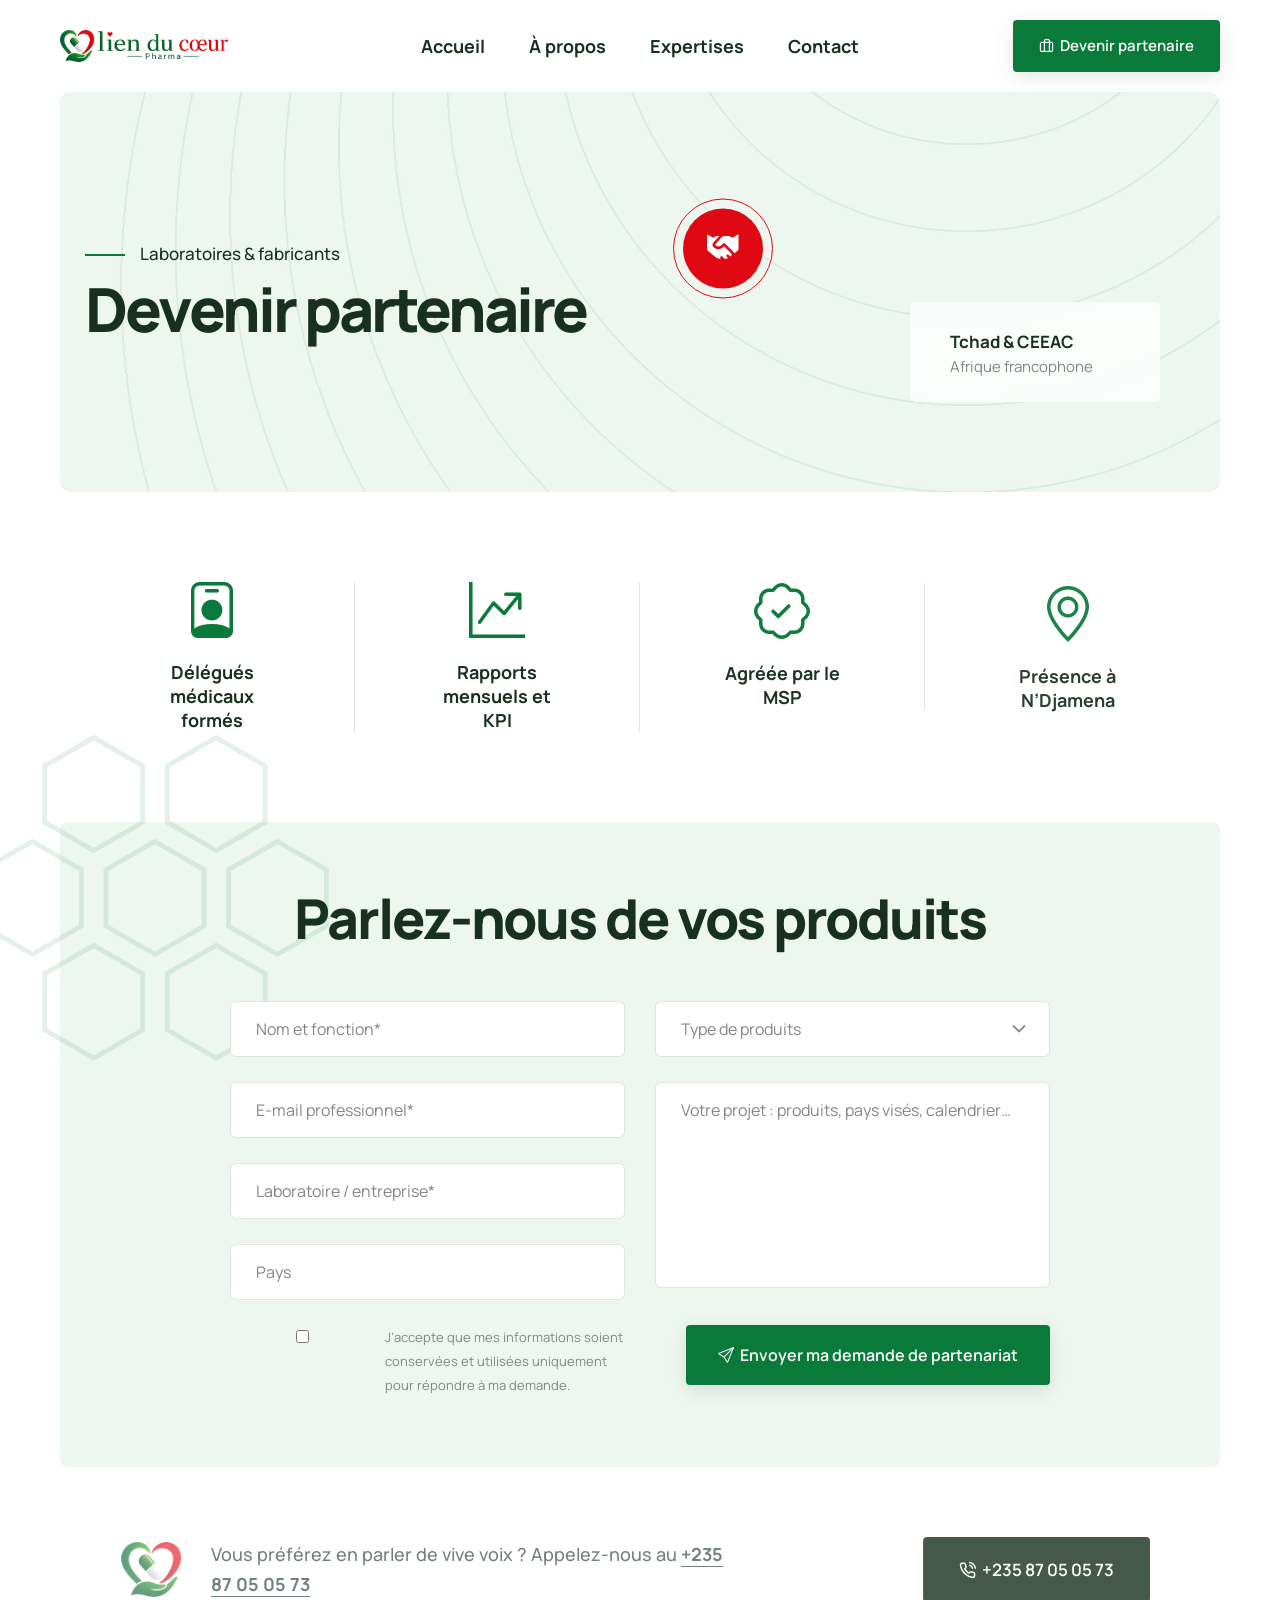
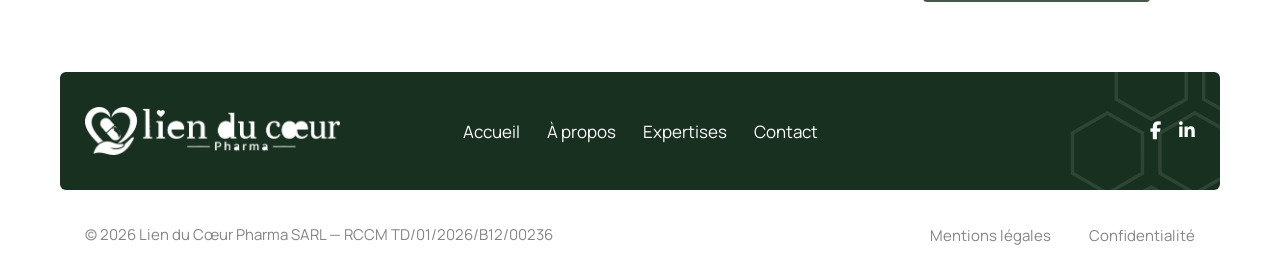
<file: partenariat.html>
﻿<!doctype html>
<html class="no-js" lang="fr">
    <head>
        <title>Devenir partenaire — Lien du Cœur Pharma</title>
        <meta charset="utf-8">
        <link rel="canonical" href="https://lienducoeurpharma.com/partenariat.html">
        <meta property="og:type" content="website">
        <meta property="og:site_name" content="Lien du Cœur Pharma">
        <meta property="og:locale" content="fr_FR">
        <meta property="og:title" content="Devenir partenaire — Lien du Cœur Pharma">
        <meta property="og:description" content="Laboratoires et fabricants : confiez-nous la représentation et la promotion de vos produits au Tchad et en Afrique centrale.">
        <meta property="og:url" content="https://lienducoeurpharma.com/partenariat.html">
        <meta property="og:image" content="https://lienducoeurpharma.com/images/logo-horizontal@2x.png">
        <meta name="twitter:card" content="summary">
        <meta http-equiv="X-UA-Compatible" content="IE=edge" />
        <meta name="author" content="Lien du Cœur Pharma">
        <meta name="viewport" content="width=device-width,initial-scale=1.0" />
        <meta name="description" content="Laboratoires et fabricants : confiez-nous la représentation et la promotion de vos produits au Tchad et en Afrique centrale.">
        <!-- favicon icon -->
        <link rel="shortcut icon" href="images/favicon.png">
        <link rel="apple-touch-icon" href="images/apple-touch-icon-57x57.png">
        <link rel="apple-touch-icon" sizes="72x72" href="images/apple-touch-icon-72x72.png">
        <link rel="apple-touch-icon" sizes="114x114" href="images/apple-touch-icon-114x114.png">
        <!-- google fonts preconnect -->
        <link rel="preconnect" href="https://fonts.googleapis.com" crossorigin>
        <link rel="preconnect" href="https://fonts.gstatic.com" crossorigin>
        <!-- style sheets and font icons  -->
        <link rel="stylesheet" href="css/vendors.min.css"/>
        <link rel="stylesheet" href="css/icon.min.css"/>
        <link rel="stylesheet" href="css/style.css"/>
        <link rel="stylesheet" href="css/responsive.css"/>
        <link rel="stylesheet" href="demos/medical/medical.css" />
        <link rel="stylesheet" href="css/brand.css" />
    </head>
    <body data-mobile-nav-style="classic">
        <div class="box-layout">  
            <!-- start header -->
            <header> 
                <!-- start navigation -->
                <nav class="navbar navbar-expand-lg header-light bg-white disable-fixed">
                    <div class="container-fluid">
                        <div class="col-auto col-lg-2 me-lg-0 me-auto">
                            <a class="navbar-brand" href="index.html">
                                <img src="images/logo-horizontal.png" data-at2x="images/logo-horizontal@2x.png" alt="Lien du Cœur Pharma" class="default-logo">
                                <img src="images/logo-horizontal.png" data-at2x="images/logo-horizontal@2x.png" alt="Lien du Cœur Pharma" class="alt-logo">
                                <img src="images/logo-horizontal.png" data-at2x="images/logo-horizontal@2x.png" alt="Lien du Cœur Pharma" class="mobile-logo"> 
                            </a>
                        </div>
                        <div class="col-auto col-lg-8 menu-order position-static">
                            <button class="navbar-toggler float-start" type="button" data-bs-toggle="collapse" data-bs-target="#navbarNav" aria-controls="navbarNav" aria-label="Toggle navigation">
                                <span class="navbar-toggler-line"></span>
                                <span class="navbar-toggler-line"></span>
                                <span class="navbar-toggler-line"></span>
                                <span class="navbar-toggler-line"></span>
                            </button>
                            <div class="collapse navbar-collapse justify-content-center" id="navbarNav"> 
                                <ul class="navbar-nav">
<li class="nav-item"><a href="index.html" class="nav-link">Accueil</a></li>
<li class="nav-item"><a href="a-propos.html" class="nav-link">À propos</a></li>
<li class="nav-item"><a href="expertises.html" class="nav-link">Expertises</a></li>
<li class="nav-item"><a href="contact.html" class="nav-link">Contact</a></li>
</ul>
                            </div>
                        </div>
                        <div class="col-auto col-lg-2 text-end d-none d-sm-flex">
                            <div class="header-icon"> 
                                <div class="header-button">
                                    <a href="partenariat.html" class="btn btn-small btn-switch-text btn-base-color left-icon btn-round-edge btn-box-shadow">
                                        <span>
                                            <span><i class="feather icon-feather-briefcase"></i></span>
                                            <span class="btn-double-text" data-text="Devenir partenaire">Devenir partenaire</span> 
                                        </span>
                                    </a>
                                </div>
                            </div>  
                        </div>
                    </div>
                </nav>
                <!-- end navigation -->
            </header>
            <!-- end header -->
            <!-- start page title -->
            <section class="top-space-margin page-title-big-typography cover-background overflow-hidden position-relative p-0 border-radius-10px lg-no-border-radius" style="background-image: url(images/demo-medical-hero-banner-bg.jpg)"> 
                <div class="container">
                    <div class="row small-screen">
                        <div class="col-xl-6 col-md-7 position-relative page-title-extra-large align-self-center" data-anime='{ "el": "childs", "translateY": [30, 0], "opacity": [0,1], "duration": 600, "delay": 0, "staggervalue": 300, "easing": "easeOutQuad" }'>
                            <h2 class="fw-500 text-dark-gray mb-15px d-block"><span class="w-40px h-2px bg-base-color d-inline-block align-middle me-15px"></span>Laboratoires & fabricants</h2>
                            <h1 class="text-dark-gray fw-800 ls-minus-3px sm-ls-minus-1px d-block mb-0">Devenir partenaire</h1>
                        </div>
                        <div class="col-xl-6 col-md-5 position-relative d-none d-md-block">
                            <div class="w-85px h-85px border-radius-100 d-flex align-items-center justify-content-center position-absolute left-40px lg-left-minus-50px top-100px mt-10 translate-middle-y">
                                <div class="bg-red video-icon-box video-icon-medium feature-box-icon-rounded w-80px h-80px rounded-circle d-flex align-items-center justify-content-center">
                                    <span>
                                        <span class="video-icon">
                                            <i class="fa-solid fa-handshake icon-very-medium text-white position-relative top-minus-2px m-0"></i>
                                            <span class="video-icon-sonar">
                                                <span class="video-icon-sonar-bfr border border-1 border-color-red"></span>
                                            </span>
                                        </span> 
                                    </span>
                                </div>
                            </div>
                            <div class="blur-box bg-white-transparent position-absolute border-radius-6px top-50 right-minus-70px xxl-right-50px lg-right-0px w-250px p-25px text-center last-paragraph-no-margin animation-float">
                                <!-- start features box item -->
                                <div class="icon-with-text-style-08">
                                    <div class="feature-box feature-box-left-icon-middle overflow-hidden">
                                        <div class="feature-box-icon me-15px">
                                            <i class="bi bi-globe-africa icon-medium text-base-color"></i>
                                        </div>
                                        <div class="feature-box-content last-paragraph-no-margin">
                                            <span class="d-inline-block fs-17 fw-700 text-dark-gray">Tchad & CEEAC</span>
                                            <p class="lh-20 fs-15">Afrique francophone</p>
                                        </div>
                                    </div>
                                </div>
                                <!-- end features box item -->
                            </div>
                        </div>
                    </div>
                </div>
            </section>
            <!-- end page title -->
            <!-- start section -->
            <section>
                <div class="container">
                    <div class="row row-cols-1 row-cols-lg-4 row-cols-sm-2 justify-content-center align-items-start" data-anime='{ "el": "childs", "translateY": [50, 0], "opacity": [0,1], "duration": 1200, "delay": 0, "staggervalue": 150, "easing": "easeOutQuad" }'>
                        <!-- start feature box item -->
                        <div class="col md-mb-50px sm-mb-40px text-center border-end xs-border-end-0 border-color-extra-medium-gray">
                            <i class="bi bi-person-badge text-base-color" style="font-size:56px"></i>
                            <span class="fs-18 lh-24 fw-700 text-dark-gray d-block w-50 lg-w-65 mx-auto mt-20px">Délégués médicaux formés</span>
                        </div>
                        <!-- end feature box item -->
                        <!-- start feature box item -->
                        <div class="col md-mb-50px sm-mb-40px text-center border-end md-border-end-0 border-color-extra-medium-gray">
                            <i class="bi bi-graph-up-arrow text-base-color" style="font-size:56px"></i>
                            <span class="fs-18 lh-24 fw-700 text-dark-gray d-block w-50 lg-w-65 mx-auto mt-20px">Rapports mensuels et KPI</span>
                        </div>
                        <!-- end feature box item -->
                        <!-- start feature box item -->
                        <div class="col sm-mb-40px text-center border-end xs-border-end-0 border-color-extra-medium-gray">
                            <i class="bi bi-patch-check text-base-color" style="font-size:56px"></i>
                            <span class="fs-18 lh-24 fw-700 text-dark-gray d-block w-50 lg-w-65 mx-auto mt-20px">Agréée par le MSP</span>
                        </div>
                        <!-- end feature box item -->
                        <!-- start feature box item -->
                        <div class="col text-center">
                            <i class="bi bi-geo-alt text-base-color" style="font-size:56px"></i>
                            <span class="fs-18 lh-24 fw-700 text-dark-gray d-block w-50 lg-w-65 mx-auto mt-20px">Présence à N’Djamena</span>
                        </div>
                        <!-- end feature box item -->
                    </div>
                </div>
            </section>
            <!-- end section -->
            <!-- start section -->
            <section class="p-0 position-relative">
                <div class="position-absolute top-minus-70px left-minus-80px lg-left-15px opacity-1 w-350px z-index-1 d-none d-lg-inline-block"><img src="images/demo-medical-pattern.svg" alt="" data-bottom-top="transform: translateY(-50px)" data-top-bottom="transform: translateY(50px)"></div>
                <div class="bg-light-turquoise-blue border-radius-8px lg-no-border-radius p-6 sm-p-50px sm-ps-0 sm-pe-0 overflow-hidden position-relative">
                    <div class="container" data-anime='{ "el": "childs", "opacity": [0,1], "duration": 600, "delay": 0, "staggervalue": 300, "easing": "easeOutQuad" }'>
                        <div class="row mb-3">
                            <div class="col text-center">
                                <h2 class="fw-800 text-dark-gray ls-minus-2px">Parlez-nous de vos produits</h2> 
                            </div>
                        </div>
                        <div class="row align-items-center justify-content-center position-relative z-index-1">
                            <div class="col-lg-10">    
                                <!-- start contact form -->
                                <div class="contact-form-style-05"><form action="/api/contact" method="post">
                                    <input type="hidden" name="source" value="partenariat">
                                    <div aria-hidden="true" style="position:absolute;left:-9999px;top:auto;width:1px;height:1px;overflow:hidden"><label>Ne pas remplir <input type="text" name="website" tabindex="-1" autocomplete="off"></label></div>
                                    <div class="row justify-content-center">
                                        <div class="col-md-6 sm-mb-25px">
                                            <input class="mb-25px form-control required" type="text" name="name" placeholder="Nom et fonction*" />
                                            <input class="mb-25px form-control required" type="email" name="email" placeholder="E-mail professionnel*" />
                                            <input class="mb-25px form-control required" type="text" name="company" placeholder="Laboratoire / entreprise*" />
                                            <input class="form-control" type="text" name="country" placeholder="Pays" />
                                        </div>
                                        <div class="col-md-6">
                                            <div class="mb-25px select">
                                                <select class="form-control" name="select" aria-label="type-produits">
                                                    <option value="">Type de produits</option>
                                                    <option value="Médicaments">Médicaments</option>
<option value="Dispositifs médicaux">Dispositifs médicaux</option>
<option value="Compléments alimentaires">Compléments alimentaires</option>
<option value="Dermocosmétique">Dermocosmétique</option>
<option value="Biotechnologie">Biotechnologie</option>
<option value="Autre">Autre</option>
                                                </select>
                                            </div>
                                            <textarea class="form-control" cols="20" rows="6" name="comment" placeholder="Votre projet : produits, pays visés, calendrier…"></textarea>
                                        </div>
                                        <div class="col-md-6 mt-25px sm-mt-20px">
                                            <p class="mb-0 fs-13 lh-24 text-center text-md-start"><label class="d-flex align-items-start text-start"><input type="checkbox" name="consent" class="terms-condition me-10px mt-5px" required> <span>J’accepte que mes informations soient conservées et utilisées uniquement pour répondre à ma demande.</span></label></p>
                                        </div>
                                        <div class="col-md-6 text-center text-md-end mt-25px sm-mt-20px">
                                            <input type="hidden" name="redirect" value="">
                                            <button class="btn btn-medium btn-base-color btn-round-edge left-icon btn-box-shadow submit" type="submit"><i class="bi bi-send"></i>Envoyer ma demande de partenariat</button>
                                        </div>
                                        <div class="col-12">
                                            <div class="form-results mt-20px d-none text-center"></div>
                                        </div>
                                    </div>
                                </form></div>
                                <!-- end contact form -->
                            </div>
                        </div>
                    </div>
                </div>
            </section>
            <!-- end section -->
            <!-- start section -->
            <section class="half-section">
                <div class="container">
                    <div class="row align-items-center ps-5 pe-5 flex-column flex-lg-row text-center text-lg-start">
                        <div class="col-auto md-mb-10px" data-anime='{ "translateX": [-50, 0], "opacity": [0,1], "duration": 900, "delay": 0, "staggervalue": 300, "easing": "easeOutQuad" }'>
                            <img src="images/heart.png" class="w-60px" alt="" />
                        </div>
                        <div class="col" data-anime='{ "translateX": [-50, 0], "opacity": [0,1], "duration": 900, "delay": 0, "staggervalue": 300, "easing": "easeOutQuad" }'>
                            <span class="text-dark-gray fw-500 fs-18 w-70 xl-w-80 lg-w-100 d-block">Vous préférez en parler de vive voix ? Appelez-nous au <a href="tel:+23587050573" class="text-decoration-line-bottom fw-700 text-dark-gray">+235 87 05 05 73</a></span>
                        </div>
                        <div class="col-auto md-mt-35px" data-anime='{ "translateX": [50, 0], "opacity": [0,1], "duration": 600, "delay": 0, "staggervalue": 300, "easing": "easeOutQuad" }'>
                            <a href="tel:+23587050573" class="btn btn-large btn-switch-text btn-dark-gray btn-round-edge left-icon">
                                <span>
                                    <span><i class="feather icon-feather-phone-call"></i></span>
                                    <span class="btn-double-text" data-text="+235 87 05 05 73">+235 87 05 05 73</span> 
                                </span>
                            </a>
                        </div>
                    </div>
                </div>
            </section>
            <!-- end section -->
            <!-- start footer -->  
            <footer class="p-0">
                <div class="footer-top bg-dark-gray pt-35px pb-35px border-radius-6px lg-no-border-radius position-relative overflow-hidden">
                    <div class="position-absolute right-minus-100px bottom-minus-80px margin-100px-top opacity-1 w-250px"><img src="images/demo-medical-pattern-white.svg" alt="" class=""></div>
                    <div class="container">
                        <div class="row align-items-center">
                            <!-- start footer column -->
                            <div class="col-xl-3 col-sm-6 order-1 text-center text-sm-start xs-mb-20px">
                                <a href="index.html" class="footer-logo d-inline-block"><img src="images/logo-horizontal-white.png" data-at2x="images/logo-horizontal-white@2x.png" alt="Lien du Cœur Pharma"></a>
                            </div>
                            <!-- end footer column -->
                            <!-- start footer column -->
                            <div class="col-xl-6 order-3 order-xl-2 lg-mt-10px">
                                <ul class="footer-navbar text-center lh-normal">
<li class="nav-item"><a href="index.html" class="nav-link">Accueil</a></li>
<li class="nav-item"><a href="a-propos.html" class="nav-link">À propos</a></li>
<li class="nav-item"><a href="expertises.html" class="nav-link">Expertises</a></li>
<li class="nav-item"><a href="contact.html" class="nav-link">Contact</a></li>
</ul>
                            </div>
                            <!-- end footer column -->
                            <!-- start footer column -->
                            <div class="col-xl-3 col-sm-6 position-relative text-center text-sm-end elements-social social-icon-style-08 order-2 order-xl-3">
                                <ul class="small-icon light">
                                    <li><a class="facebook" href="#" target="_blank" aria-label="Facebook (lien à confirmer)"><i class="fa-brands fa-facebook-f"></i></a></li>
<li><a class="linkedin" href="#" target="_blank" aria-label="LinkedIn (lien à confirmer)"><i class="fa-brands fa-linkedin-in"></i></a></li>
                                    </ul>
                            </div>
                            <!-- end footer column -->
                        </div>
                    </div>
                </div>
                <div class="container">
                    <div class="row row-cols-1 row-cols-md-2 align-items-center pt-30px pb-30px">
                        <!-- start copyright -->
                        <div class="col last-paragraph-no-margin fs-15 text-center text-md-start sm-mb-10px">
                            <p>&copy; 2026 Lien du Cœur Pharma SARL — RCCM TD/01/2026/B12/00236</p>
                        </div>
                        <!-- end copyright -->
                        <!-- start footer menu -->
                        <div class="col text-end fs-15 text-center text-md-end">
                            <ul class="footer-navbar lh-normal"> 
                                <li class="me-35px sm-me-20px"><a href="#">Mentions légales</a></li>
                                <li><a href="#">Confidentialité</a></li>
                            </ul>
                        </div>
                        <!-- end footer menu -->
                    </div>
                </div>        
            </footer>
            <!-- end footer -->
            <!-- start sticky column -->
            <div class="sticky-wrap d-none d-xl-inline-block" data-animation-delay="100" data-shadow-animation="true">
                <span class="fs-15 fw-500 d-flex align-items-center"><i class="bi bi-briefcase icon-small me-10px align-middle"></i>Vous êtes un laboratoire ? — <a href="partenariat.html" class="text-decoration-line-bottom fw-700 lh-22">Devenir partenaire</a></span>
            </div>
            <!-- end sticky column -->
        </div>
        <!-- start scroll progress -->
        <div class="scroll-progress d-none d-xxl-block">
            <a href="#" class="scroll-top" aria-label="scroll">
                <span class="scroll-text">Haut</span><span class="scroll-line"><span class="scroll-point"></span></span>
            </a>
        </div>
        <!-- end scroll progress -->
        <!-- javascript libraries -->
        <script type="text/javascript" src="js/jquery.js"></script>
        <script type="text/javascript" src="js/vendors.min.js"></script>
        <script type="text/javascript" src="js/main.js"></script>
    </body>
</html>
</file>
<file: css/icon.min.css>
@charset "UTF-8";/*!
    Font Awesome
    Version: 7.2.0
    Plugin URL: https://fontawesome.com
    License: Copyright 2026 Fonticons, Inc. | https://fontawesome.com/license/free (Icons: CC BY 4.0, Fonts: SIL OFL 1.1, Code: MIT License)
!*/.fa,.fa-brands,.fa-classic,.fa-regular,.fa-solid,.fab,.far,.fas{--_fa-family:var(--fa-family, var(--fa-style-family, "Font Awesome 7 Free"));-webkit-font-smoothing:antialiased;-moz-osx-font-smoothing:grayscale;display:var(--fa-display,inline-block);font-family:var(--_fa-family);font-feature-settings:normal;font-style:normal;font-synthesis:none;font-variant:normal;font-weight:var(--fa-style,900);line-height:1;text-align:center;text-rendering:auto;width:var(--fa-width,1.25em)}:is(.fas,.far,.fab,.fa-solid,.fa-regular,.fa-brands,.fa-classic,.fa)::before{content:var(--fa)/""}@supports not (content:""/""){:is(.fas,.far,.fab,.fa-solid,.fa-regular,.fa-brands,.fa-classic,.fa)::before{content:var(--fa)}}.fa-1x{font-size:1em}.fa-2x{font-size:2em}.fa-3x{font-size:3em}.fa-4x{font-size:4em}.fa-5x{font-size:5em}.fa-6x{font-size:6em}.fa-7x{font-size:7em}.fa-8x{font-size:8em}.fa-9x{font-size:9em}.fa-10x{font-size:10em}.fa-2xs{font-size:.625em;line-height:.1em;vertical-align:.225em}.fa-xs{font-size:.75em;line-height:.0833333333em;vertical-align:.125em}.fa-sm{font-size:.875em;line-height:.0714285714em;vertical-align:.0535714286em}.fa-lg{font-size:1.25em;line-height:.05em;vertical-align:-.075em}.fa-xl{font-size:1.5em;line-height:.0416666667em;vertical-align:-.125em}.fa-2xl{font-size:2em;line-height:.03125em;vertical-align:-.1875em}.fa-width-auto{--fa-width:auto}.fa-fw,.fa-width-fixed{--fa-width:1.25em}.fa-ul{list-style-type:none;margin-inline-start:var(--fa-li-margin,2.5em);padding-inline-start:0}.fa-ul>li{position:relative}.fa-li{inset-inline-start:calc(-1 * var(--fa-li-width,2em));position:absolute;text-align:center;width:var(--fa-li-width,2em);line-height:inherit}.fa-border{border-color:var(--fa-border-color,#eee);border-radius:var(--fa-border-radius,.1em);border-style:var(--fa-border-style,solid);border-width:var(--fa-border-width,.0625em);box-sizing:var(--fa-border-box-sizing,content-box);padding:var(--fa-border-padding,.1875em .25em)}.fa-pull-left,.fa-pull-start{float:inline-start;margin-inline-end:var(--fa-pull-margin,.3em)}.fa-pull-end,.fa-pull-right{float:inline-end;margin-inline-start:var(--fa-pull-margin,.3em)}.fa-beat{animation-name:fa-beat;animation-delay:var(--fa-animation-delay,0s);animation-direction:var(--fa-animation-direction,normal);animation-duration:var(--fa-animation-duration,1s);animation-iteration-count:var(--fa-animation-iteration-count,infinite);animation-timing-function:var(--fa-animation-timing,ease-in-out)}.fa-bounce{animation-name:fa-bounce;animation-delay:var(--fa-animation-delay,0s);animation-direction:var(--fa-animation-direction,normal);animation-duration:var(--fa-animation-duration,1s);animation-iteration-count:var(--fa-animation-iteration-count,infinite);animation-timing-function:var(--fa-animation-timing,cubic-bezier(.28,.84,.42,1))}.fa-fade{animation-name:fa-fade;animation-delay:var(--fa-animation-delay,0s);animation-direction:var(--fa-animation-direction,normal);animation-duration:var(--fa-animation-duration,1s);animation-iteration-count:var(--fa-animation-iteration-count,infinite);animation-timing-function:var(--fa-animation-timing,cubic-bezier(.4,0,.6,1))}.fa-beat-fade{animation-name:fa-beat-fade;animation-delay:var(--fa-animation-delay,0s);animation-direction:var(--fa-animation-direction,normal);animation-duration:var(--fa-animation-duration,1s);animation-iteration-count:var(--fa-animation-iteration-count,infinite);animation-timing-function:var(--fa-animation-timing,cubic-bezier(.4,0,.6,1))}.fa-flip{animation-name:fa-flip;animation-delay:var(--fa-animation-delay,0s);animation-direction:var(--fa-animation-direction,normal);animation-duration:var(--fa-animation-duration,1s);animation-iteration-count:var(--fa-animation-iteration-count,infinite);animation-timing-function:var(--fa-animation-timing,ease-in-out)}.fa-shake{animation-name:fa-shake;animation-delay:var(--fa-animation-delay,0s);animation-direction:var(--fa-animation-direction,normal);animation-duration:var(--fa-animation-duration,1s);animation-iteration-count:var(--fa-animation-iteration-count,infinite);animation-timing-function:var(--fa-animation-timing,linear)}.fa-spin{animation-name:fa-spin;animation-delay:var(--fa-animation-delay,0s);animation-direction:var(--fa-animation-direction,normal);animation-duration:var(--fa-animation-duration,2s);animation-iteration-count:var(--fa-animation-iteration-count,infinite);animation-timing-function:var(--fa-animation-timing,linear)}.fa-spin-reverse{--fa-animation-direction:reverse}.fa-pulse,.fa-spin-pulse{animation-name:fa-spin;animation-direction:var(--fa-animation-direction,normal);animation-duration:var(--fa-animation-duration,1s);animation-iteration-count:var(--fa-animation-iteration-count,infinite);animation-timing-function:var(--fa-animation-timing,steps(8))}@media (prefers-reduced-motion:reduce){.fa-beat,.fa-beat-fade,.fa-bounce,.fa-fade,.fa-flip,.fa-pulse,.fa-shake,.fa-spin,.fa-spin-pulse{animation:none!important;transition:none!important}}@keyframes fa-beat{0%,90%{transform:scale(1)}45%{transform:scale(var(--fa-beat-scale,1.25))}}@keyframes fa-bounce{0%,100%,64%{transform:scale(1,1) translateY(0)}10%{transform:scale(var(--fa-bounce-start-scale-x,1.1),var(--fa-bounce-start-scale-y,.9)) translateY(0)}30%{transform:scale(var(--fa-bounce-jump-scale-x,.9),var(--fa-bounce-jump-scale-y,1.1)) translateY(var(--fa-bounce-height,-.5em))}50%{transform:scale(var(--fa-bounce-land-scale-x,1.05),var(--fa-bounce-land-scale-y,.95)) translateY(0)}57%{transform:scale(1,1) translateY(var(--fa-bounce-rebound,-.125em))}}@keyframes fa-fade{50%{opacity:var(--fa-fade-opacity,.4)}}@keyframes fa-beat-fade{0%,100%{opacity:var(--fa-beat-fade-opacity,.4);transform:scale(1)}50%{opacity:1;transform:scale(var(--fa-beat-fade-scale,1.125))}}@keyframes fa-flip{50%{transform:rotate3d(var(--fa-flip-x,0),var(--fa-flip-y,1),var(--fa-flip-z,0),var(--fa-flip-angle,-180deg))}}@keyframes fa-shake{0%{transform:rotate(-15deg)}4%{transform:rotate(15deg)}24%,8%{transform:rotate(-18deg)}12%,28%{transform:rotate(18deg)}16%{transform:rotate(-22deg)}20%{transform:rotate(22deg)}32%{transform:rotate(-12deg)}36%{transform:rotate(12deg)}100%,40%{transform:rotate(0)}}@keyframes fa-spin{0%{transform:rotate(0)}100%{transform:rotate(360deg)}}.fa-rotate-90{transform:rotate(90deg)}.fa-rotate-180{transform:rotate(180deg)}.fa-rotate-270{transform:rotate(270deg)}.fa-flip-horizontal{transform:scale(-1,1)}.fa-flip-vertical{transform:scale(1,-1)}.fa-flip-both,.fa-flip-horizontal.fa-flip-vertical{transform:scale(-1,-1)}.fa-rotate-by{transform:rotate(var(--fa-rotate-angle,0))}.fa-stack{display:inline-block;height:2em;line-height:2em;position:relative;vertical-align:middle;width:2.5em}.fa-stack-1x,.fa-stack-2x{--fa-width:100%;inset:0;position:absolute;text-align:center;width:var(--fa-width);z-index:var(--fa-stack-z-index,auto)}.fa-stack-1x{line-height:inherit}.fa-stack-2x{font-size:2em}.fa-inverse{color:var(--fa-inverse,#fff)}.fa-0{--fa:"0"}.fa-1{--fa:"1"}.fa-2{--fa:"2"}.fa-3{--fa:"3"}.fa-4{--fa:"4"}.fa-5{--fa:"5"}.fa-6{--fa:"6"}.fa-7{--fa:"7"}.fa-8{--fa:"8"}.fa-9{--fa:"9"}.fa-exclamation{--fa:"!"}.fa-hashtag{--fa:"#"}.fa-dollar,.fa-dollar-sign,.fa-usd{--fa:"$"}.fa-percent,.fa-percentage{--fa:"%"}.fa-asterisk{--fa:"*"}.fa-add,.fa-plus{--fa:"+"}.fa-less-than{--fa:"<"}.fa-equals{--fa:"="}.fa-greater-than{--fa:">"}.fa-question{--fa:"?"}.fa-at{--fa:"@"}.fa-a{--fa:"A"}.fa-b{--fa:"B"}.fa-c{--fa:"C"}.fa-d{--fa:"D"}.fa-e{--fa:"E"}.fa-f{--fa:"F"}.fa-g{--fa:"G"}.fa-h{--fa:"H"}.fa-i{--fa:"I"}.fa-j{--fa:"J"}.fa-k{--fa:"K"}.fa-l{--fa:"L"}.fa-m{--fa:"M"}.fa-n{--fa:"N"}.fa-o{--fa:"O"}.fa-p{--fa:"P"}.fa-q{--fa:"Q"}.fa-r{--fa:"R"}.fa-s{--fa:"S"}.fa-t{--fa:"T"}.fa-u{--fa:"U"}.fa-v{--fa:"V"}.fa-w{--fa:"W"}.fa-x{--fa:"X"}.fa-y{--fa:"Y"}.fa-z{--fa:"Z"}.fa-faucet{--fa:""}.fa-faucet-drip{--fa:""}.fa-house-chimney-window{--fa:""}.fa-house-signal{--fa:""}.fa-temperature-arrow-down,.fa-temperature-down{--fa:""}.fa-temperature-arrow-up,.fa-temperature-up{--fa:""}.fa-trailer{--fa:""}.fa-bacteria{--fa:""}.fa-bacterium{--fa:""}.fa-box-tissue{--fa:""}.fa-hand-holding-medical{--fa:""}.fa-hand-sparkles{--fa:""}.fa-hands-bubbles,.fa-hands-wash{--fa:""}.fa-handshake-alt-slash,.fa-handshake-simple-slash,.fa-handshake-slash{--fa:""}.fa-head-side-cough{--fa:""}.fa-head-side-cough-slash{--fa:""}.fa-head-side-mask{--fa:""}.fa-head-side-virus{--fa:""}.fa-house-chimney-user{--fa:""}.fa-house-laptop,.fa-laptop-house{--fa:""}.fa-lungs-virus{--fa:""}.fa-people-arrows,.fa-people-arrows-left-right{--fa:""}.fa-plane-slash{--fa:""}.fa-pump-medical{--fa:""}.fa-pump-soap{--fa:""}.fa-shield-virus{--fa:""}.fa-sink{--fa:""}.fa-soap{--fa:""}.fa-stopwatch-20{--fa:""}.fa-shop-slash,.fa-store-alt-slash{--fa:""}.fa-store-slash{--fa:""}.fa-toilet-paper-slash{--fa:""}.fa-users-slash{--fa:""}.fa-virus{--fa:""}.fa-virus-slash{--fa:""}.fa-viruses{--fa:""}.fa-vest{--fa:""}.fa-vest-patches{--fa:""}.fa-arrow-trend-down{--fa:""}.fa-arrow-trend-up{--fa:""}.fa-arrow-up-from-bracket{--fa:""}.fa-austral-sign{--fa:""}.fa-baht-sign{--fa:""}.fa-bitcoin-sign{--fa:""}.fa-bolt-lightning{--fa:""}.fa-book-bookmark{--fa:""}.fa-camera-rotate{--fa:""}.fa-cedi-sign{--fa:""}.fa-chart-column{--fa:""}.fa-chart-gantt{--fa:""}.fa-clapperboard{--fa:""}.fa-closed-captioning-slash{--fa:""}.fa-clover{--fa:""}.fa-code-compare{--fa:""}.fa-code-fork{--fa:""}.fa-code-pull-request{--fa:""}.fa-colon-sign{--fa:""}.fa-cruzeiro-sign{--fa:""}.fa-display{--fa:""}.fa-dong-sign{--fa:""}.fa-elevator{--fa:""}.fa-filter-circle-xmark{--fa:""}.fa-florin-sign{--fa:""}.fa-folder-closed{--fa:""}.fa-franc-sign{--fa:""}.fa-guarani-sign{--fa:""}.fa-gun{--fa:""}.fa-hands-clapping{--fa:""}.fa-home-user,.fa-house-user{--fa:""}.fa-indian-rupee,.fa-indian-rupee-sign,.fa-inr{--fa:""}.fa-kip-sign{--fa:""}.fa-lari-sign{--fa:""}.fa-litecoin-sign{--fa:""}.fa-manat-sign{--fa:""}.fa-mask-face{--fa:""}.fa-mill-sign{--fa:""}.fa-money-bills{--fa:""}.fa-naira-sign{--fa:""}.fa-notdef{--fa:""}.fa-panorama{--fa:""}.fa-peseta-sign{--fa:""}.fa-peso-sign{--fa:""}.fa-plane-up{--fa:""}.fa-rupiah-sign{--fa:""}.fa-stairs{--fa:""}.fa-timeline{--fa:""}.fa-truck-front{--fa:""}.fa-try,.fa-turkish-lira,.fa-turkish-lira-sign{--fa:""}.fa-vault{--fa:""}.fa-magic-wand-sparkles,.fa-wand-magic-sparkles{--fa:""}.fa-wheat-alt,.fa-wheat-awn{--fa:""}.fa-wheelchair-alt,.fa-wheelchair-move{--fa:""}.fa-bangladeshi-taka-sign{--fa:""}.fa-bowl-rice{--fa:""}.fa-person-pregnant{--fa:""}.fa-home-lg,.fa-house-chimney{--fa:""}.fa-house-crack{--fa:""}.fa-house-medical{--fa:""}.fa-cent-sign{--fa:""}.fa-plus-minus{--fa:""}.fa-sailboat{--fa:""}.fa-section{--fa:""}.fa-shrimp{--fa:""}.fa-brazilian-real-sign{--fa:""}.fa-chart-simple{--fa:""}.fa-diagram-next{--fa:""}.fa-diagram-predecessor{--fa:""}.fa-diagram-successor{--fa:""}.fa-earth-oceania,.fa-globe-oceania{--fa:""}.fa-bug-slash{--fa:""}.fa-file-circle-plus{--fa:""}.fa-shop-lock{--fa:""}.fa-virus-covid{--fa:""}.fa-virus-covid-slash{--fa:""}.fa-anchor-circle-check{--fa:""}.fa-anchor-circle-exclamation{--fa:""}.fa-anchor-circle-xmark{--fa:""}.fa-anchor-lock{--fa:""}.fa-arrow-down-up-across-line{--fa:""}.fa-arrow-down-up-lock{--fa:""}.fa-arrow-right-to-city{--fa:""}.fa-arrow-up-from-ground-water{--fa:""}.fa-arrow-up-from-water-pump{--fa:""}.fa-arrow-up-right-dots{--fa:""}.fa-arrows-down-to-line{--fa:""}.fa-arrows-down-to-people{--fa:""}.fa-arrows-left-right-to-line{--fa:""}.fa-arrows-spin{--fa:""}.fa-arrows-split-up-and-left{--fa:""}.fa-arrows-to-circle{--fa:""}.fa-arrows-to-dot{--fa:""}.fa-arrows-to-eye{--fa:""}.fa-arrows-turn-right{--fa:""}.fa-arrows-turn-to-dots{--fa:""}.fa-arrows-up-to-line{--fa:""}.fa-bore-hole{--fa:""}.fa-bottle-droplet{--fa:""}.fa-bottle-water{--fa:""}.fa-bowl-food{--fa:""}.fa-boxes-packing{--fa:""}.fa-bridge{--fa:""}.fa-bridge-circle-check{--fa:""}.fa-bridge-circle-exclamation{--fa:""}.fa-bridge-circle-xmark{--fa:""}.fa-bridge-lock{--fa:""}.fa-bridge-water{--fa:""}.fa-bucket{--fa:""}.fa-bugs{--fa:""}.fa-building-circle-arrow-right{--fa:""}.fa-building-circle-check{--fa:""}.fa-building-circle-exclamation{--fa:""}.fa-building-circle-xmark{--fa:""}.fa-building-flag{--fa:""}.fa-building-lock{--fa:""}.fa-building-ngo{--fa:""}.fa-building-shield{--fa:""}.fa-building-un{--fa:""}.fa-building-user{--fa:""}.fa-building-wheat{--fa:""}.fa-burst{--fa:""}.fa-car-on{--fa:""}.fa-car-tunnel{--fa:""}.fa-child-combatant,.fa-child-rifle{--fa:""}.fa-children{--fa:""}.fa-circle-nodes{--fa:""}.fa-clipboard-question{--fa:""}.fa-cloud-showers-water{--fa:""}.fa-computer{--fa:""}.fa-cubes-stacked{--fa:""}.fa-envelope-circle-check{--fa:""}.fa-explosion{--fa:""}.fa-ferry{--fa:""}.fa-file-circle-exclamation{--fa:""}.fa-file-circle-minus{--fa:""}.fa-file-circle-question{--fa:""}.fa-file-shield{--fa:""}.fa-fire-burner{--fa:""}.fa-fish-fins{--fa:""}.fa-flask-vial{--fa:""}.fa-glass-water{--fa:""}.fa-glass-water-droplet{--fa:""}.fa-group-arrows-rotate{--fa:""}.fa-hand-holding-hand{--fa:""}.fa-handcuffs{--fa:""}.fa-hands-bound{--fa:""}.fa-hands-holding-child{--fa:""}.fa-hands-holding-circle{--fa:""}.fa-heart-circle-bolt{--fa:""}.fa-heart-circle-check{--fa:""}.fa-heart-circle-exclamation{--fa:""}.fa-heart-circle-minus{--fa:""}.fa-heart-circle-plus{--fa:""}.fa-heart-circle-xmark{--fa:""}.fa-helicopter-symbol{--fa:""}.fa-helmet-un{--fa:""}.fa-hill-avalanche{--fa:""}.fa-hill-rockslide{--fa:""}.fa-house-circle-check{--fa:""}.fa-house-circle-exclamation{--fa:""}.fa-house-circle-xmark{--fa:""}.fa-house-fire{--fa:""}.fa-house-flag{--fa:""}.fa-house-flood-water{--fa:""}.fa-house-flood-water-circle-arrow-right{--fa:""}.fa-house-lock{--fa:""}.fa-house-medical-circle-check{--fa:""}.fa-house-medical-circle-exclamation{--fa:""}.fa-house-medical-circle-xmark{--fa:""}.fa-house-medical-flag{--fa:""}.fa-house-tsunami{--fa:""}.fa-jar{--fa:""}.fa-jar-wheat{--fa:""}.fa-jet-fighter-up{--fa:""}.fa-jug-detergent{--fa:""}.fa-kitchen-set{--fa:""}.fa-land-mine-on{--fa:""}.fa-landmark-flag{--fa:""}.fa-laptop-file{--fa:""}.fa-lines-leaning{--fa:""}.fa-location-pin-lock{--fa:""}.fa-locust{--fa:""}.fa-magnifying-glass-arrow-right{--fa:""}.fa-magnifying-glass-chart{--fa:""}.fa-mars-and-venus-burst{--fa:""}.fa-mask-ventilator{--fa:""}.fa-mattress-pillow{--fa:""}.fa-mobile-retro{--fa:""}.fa-money-bill-transfer{--fa:""}.fa-money-bill-trend-up{--fa:""}.fa-money-bill-wheat{--fa:""}.fa-mosquito{--fa:""}.fa-mosquito-net{--fa:""}.fa-mound{--fa:""}.fa-mountain-city{--fa:""}.fa-mountain-sun{--fa:""}.fa-oil-well{--fa:""}.fa-people-group{--fa:""}.fa-people-line{--fa:""}.fa-people-pulling{--fa:""}.fa-people-robbery{--fa:""}.fa-people-roof{--fa:""}.fa-person-arrow-down-to-line{--fa:""}.fa-person-arrow-up-from-line{--fa:""}.fa-person-breastfeeding{--fa:""}.fa-person-burst{--fa:""}.fa-person-cane{--fa:""}.fa-person-chalkboard{--fa:""}.fa-person-circle-check{--fa:""}.fa-person-circle-exclamation{--fa:""}.fa-person-circle-minus{--fa:""}.fa-person-circle-plus{--fa:""}.fa-person-circle-question{--fa:""}.fa-person-circle-xmark{--fa:""}.fa-person-dress-burst{--fa:""}.fa-person-drowning{--fa:""}.fa-person-falling{--fa:""}.fa-person-falling-burst{--fa:""}.fa-person-half-dress{--fa:""}.fa-person-harassing{--fa:""}.fa-person-military-pointing{--fa:""}.fa-person-military-rifle{--fa:""}.fa-person-military-to-person{--fa:""}.fa-person-rays{--fa:""}.fa-person-rifle{--fa:""}.fa-person-shelter{--fa:""}.fa-person-walking-arrow-loop-left{--fa:""}.fa-person-walking-arrow-right{--fa:""}.fa-person-walking-dashed-line-arrow-right{--fa:""}.fa-person-walking-luggage{--fa:""}.fa-plane-circle-check{--fa:""}.fa-plane-circle-exclamation{--fa:""}.fa-plane-circle-xmark{--fa:""}.fa-plane-lock{--fa:""}.fa-plate-wheat{--fa:""}.fa-plug-circle-bolt{--fa:""}.fa-plug-circle-check{--fa:""}.fa-plug-circle-exclamation{--fa:""}.fa-plug-circle-minus{--fa:""}.fa-plug-circle-plus{--fa:""}.fa-plug-circle-xmark{--fa:""}.fa-ranking-star{--fa:""}.fa-road-barrier{--fa:""}.fa-road-bridge{--fa:""}.fa-road-circle-check{--fa:""}.fa-road-circle-exclamation{--fa:""}.fa-road-circle-xmark{--fa:""}.fa-road-lock{--fa:""}.fa-road-spikes{--fa:""}.fa-rug{--fa:""}.fa-sack-xmark{--fa:""}.fa-school-circle-check{--fa:""}.fa-school-circle-exclamation{--fa:""}.fa-school-circle-xmark{--fa:""}.fa-school-flag{--fa:""}.fa-school-lock{--fa:""}.fa-sheet-plastic{--fa:""}.fa-shield-cat{--fa:""}.fa-shield-dog{--fa:""}.fa-shield-heart{--fa:""}.fa-square-nfi{--fa:""}.fa-square-person-confined{--fa:""}.fa-square-virus{--fa:""}.fa-rod-asclepius,.fa-rod-snake,.fa-staff-aesculapius,.fa-staff-snake{--fa:""}.fa-sun-plant-wilt{--fa:""}.fa-tarp{--fa:""}.fa-tarp-droplet{--fa:""}.fa-tent{--fa:""}.fa-tent-arrow-down-to-line{--fa:""}.fa-tent-arrow-left-right{--fa:""}.fa-tent-arrow-turn-left{--fa:""}.fa-tent-arrows-down{--fa:""}.fa-tents{--fa:""}.fa-toilet-portable{--fa:""}.fa-toilets-portable{--fa:""}.fa-tower-cell{--fa:""}.fa-tower-observation{--fa:""}.fa-tree-city{--fa:""}.fa-trowel{--fa:""}.fa-trowel-bricks{--fa:""}.fa-truck-arrow-right{--fa:""}.fa-truck-droplet{--fa:""}.fa-truck-field{--fa:""}.fa-truck-field-un{--fa:""}.fa-truck-plane{--fa:""}.fa-users-between-lines{--fa:""}.fa-users-line{--fa:""}.fa-users-rays{--fa:""}.fa-users-rectangle{--fa:""}.fa-users-viewfinder{--fa:""}.fa-vial-circle-check{--fa:""}.fa-vial-virus{--fa:""}.fa-wheat-awn-circle-exclamation{--fa:""}.fa-worm{--fa:""}.fa-xmarks-lines{--fa:""}.fa-child-dress{--fa:""}.fa-child-reaching{--fa:""}.fa-file-circle-check{--fa:""}.fa-file-circle-xmark{--fa:""}.fa-person-through-window{--fa:""}.fa-plant-wilt{--fa:""}.fa-stapler{--fa:""}.fa-train-tram{--fa:""}.fa-table-cells-column-lock{--fa:""}.fa-table-cells-row-lock{--fa:""}.fa-thumb-tack-slash,.fa-thumbtack-slash{--fa:""}.fa-table-cells-row-unlock{--fa:""}.fa-chart-diagram{--fa:""}.fa-comment-nodes{--fa:""}.fa-file-fragment{--fa:""}.fa-file-half-dashed{--fa:""}.fa-hexagon-nodes{--fa:""}.fa-hexagon-nodes-bolt{--fa:""}.fa-square-binary{--fa:""}.fa-pentagon{--fa:""}.fa-non-binary{--fa:""}.fa-spiral{--fa:""}.fa-picture-in-picture{--fa:""}.fa-mobile-vibrate{--fa:""}.fa-single-quote-left{--fa:""}.fa-single-quote-right{--fa:""}.fa-bus-side{--fa:""}.fa-heptagon,.fa-septagon{--fa:""}.fa-aquarius{--fa:""}.fa-aries{--fa:""}.fa-cancer{--fa:""}.fa-capricorn{--fa:""}.fa-gemini{--fa:""}.fa-leo{--fa:""}.fa-libra{--fa:""}.fa-pisces{--fa:""}.fa-sagittarius{--fa:""}.fa-scorpio{--fa:""}.fa-taurus{--fa:""}.fa-virgo{--fa:""}.fa-glass-martini,.fa-martini-glass-empty{--fa:""}.fa-music{--fa:""}.fa-magnifying-glass,.fa-search{--fa:""}.fa-heart{--fa:""}.fa-star{--fa:""}.fa-user,.fa-user-alt,.fa-user-large{--fa:""}.fa-film,.fa-film-alt,.fa-film-simple{--fa:""}.fa-table-cells-large,.fa-th-large{--fa:""}.fa-table-cells,.fa-th{--fa:""}.fa-table-list,.fa-th-list{--fa:""}.fa-check{--fa:""}.fa-close,.fa-multiply,.fa-remove,.fa-times,.fa-xmark{--fa:""}.fa-magnifying-glass-plus,.fa-search-plus{--fa:""}.fa-magnifying-glass-minus,.fa-search-minus{--fa:""}.fa-power-off{--fa:""}.fa-signal,.fa-signal-5,.fa-signal-perfect{--fa:""}.fa-cog,.fa-gear{--fa:""}.fa-home,.fa-home-alt,.fa-home-lg-alt,.fa-house{--fa:""}.fa-clock,.fa-clock-four{--fa:""}.fa-road{--fa:""}.fa-download{--fa:""}.fa-inbox{--fa:""}.fa-arrow-right-rotate,.fa-arrow-rotate-forward,.fa-arrow-rotate-right,.fa-redo{--fa:""}.fa-arrows-rotate,.fa-refresh,.fa-sync{--fa:""}.fa-list-alt,.fa-rectangle-list{--fa:""}.fa-lock{--fa:""}.fa-flag{--fa:""}.fa-headphones,.fa-headphones-alt,.fa-headphones-simple{--fa:""}.fa-volume-off{--fa:""}.fa-volume-down,.fa-volume-low{--fa:""}.fa-volume-high,.fa-volume-up{--fa:""}.fa-qrcode{--fa:""}.fa-barcode{--fa:""}.fa-tag{--fa:""}.fa-tags{--fa:""}.fa-book{--fa:""}.fa-bookmark{--fa:""}.fa-print{--fa:""}.fa-camera,.fa-camera-alt{--fa:""}.fa-font{--fa:""}.fa-bold{--fa:""}.fa-italic{--fa:""}.fa-text-height{--fa:""}.fa-text-width{--fa:""}.fa-align-left{--fa:""}.fa-align-center{--fa:""}.fa-align-right{--fa:""}.fa-align-justify{--fa:""}.fa-list,.fa-list-squares{--fa:""}.fa-dedent,.fa-outdent{--fa:""}.fa-indent{--fa:""}.fa-video,.fa-video-camera{--fa:""}.fa-image{--fa:""}.fa-location-pin,.fa-map-marker{--fa:""}.fa-adjust,.fa-circle-half-stroke{--fa:""}.fa-droplet,.fa-tint{--fa:""}.fa-edit,.fa-pen-to-square{--fa:""}.fa-arrows,.fa-arrows-up-down-left-right{--fa:""}.fa-backward-step,.fa-step-backward{--fa:""}.fa-backward-fast,.fa-fast-backward{--fa:""}.fa-backward{--fa:""}.fa-play{--fa:""}.fa-pause{--fa:""}.fa-stop{--fa:""}.fa-forward{--fa:""}.fa-fast-forward,.fa-forward-fast{--fa:""}.fa-forward-step,.fa-step-forward{--fa:""}.fa-eject{--fa:""}.fa-chevron-left{--fa:""}.fa-chevron-right{--fa:""}.fa-circle-plus,.fa-plus-circle{--fa:""}.fa-circle-minus,.fa-minus-circle{--fa:""}.fa-circle-xmark,.fa-times-circle,.fa-xmark-circle{--fa:""}.fa-check-circle,.fa-circle-check{--fa:""}.fa-circle-question,.fa-question-circle{--fa:""}.fa-circle-info,.fa-info-circle{--fa:""}.fa-crosshairs{--fa:""}.fa-ban,.fa-cancel{--fa:""}.fa-arrow-left{--fa:""}.fa-arrow-right{--fa:""}.fa-arrow-up{--fa:""}.fa-arrow-down{--fa:""}.fa-mail-forward,.fa-share{--fa:""}.fa-expand{--fa:""}.fa-compress{--fa:""}.fa-minus,.fa-subtract{--fa:""}.fa-circle-exclamation,.fa-exclamation-circle{--fa:""}.fa-gift{--fa:""}.fa-leaf{--fa:""}.fa-fire{--fa:""}.fa-eye{--fa:""}.fa-eye-slash{--fa:""}.fa-exclamation-triangle,.fa-triangle-exclamation,.fa-warning{--fa:""}.fa-plane{--fa:""}.fa-calendar-alt,.fa-calendar-days{--fa:""}.fa-random,.fa-shuffle{--fa:""}.fa-comment{--fa:""}.fa-magnet{--fa:""}.fa-chevron-up{--fa:""}.fa-chevron-down{--fa:""}.fa-retweet{--fa:""}.fa-cart-shopping,.fa-shopping-cart{--fa:""}.fa-folder,.fa-folder-blank{--fa:""}.fa-folder-open{--fa:""}.fa-arrows-up-down,.fa-arrows-v{--fa:""}.fa-arrows-h,.fa-arrows-left-right{--fa:""}.fa-bar-chart,.fa-chart-bar{--fa:""}.fa-camera-retro{--fa:""}.fa-key{--fa:""}.fa-cogs,.fa-gears{--fa:""}.fa-comments{--fa:""}.fa-star-half{--fa:""}.fa-arrow-right-from-bracket,.fa-sign-out{--fa:""}.fa-thumb-tack,.fa-thumbtack{--fa:""}.fa-arrow-up-right-from-square,.fa-external-link{--fa:""}.fa-arrow-right-to-bracket,.fa-sign-in{--fa:""}.fa-trophy{--fa:""}.fa-upload{--fa:""}.fa-lemon{--fa:""}.fa-phone{--fa:""}.fa-phone-square,.fa-square-phone{--fa:""}.fa-unlock{--fa:""}.fa-credit-card,.fa-credit-card-alt{--fa:""}.fa-feed,.fa-rss{--fa:""}.fa-hard-drive,.fa-hdd{--fa:""}.fa-bullhorn{--fa:""}.fa-certificate{--fa:""}.fa-hand-point-right{--fa:""}.fa-hand-point-left{--fa:""}.fa-hand-point-up{--fa:""}.fa-hand-point-down{--fa:""}.fa-arrow-circle-left,.fa-circle-arrow-left{--fa:""}.fa-arrow-circle-right,.fa-circle-arrow-right{--fa:""}.fa-arrow-circle-up,.fa-circle-arrow-up{--fa:""}.fa-arrow-circle-down,.fa-circle-arrow-down{--fa:""}.fa-globe{--fa:""}.fa-wrench{--fa:""}.fa-list-check,.fa-tasks{--fa:""}.fa-filter{--fa:""}.fa-briefcase{--fa:""}.fa-arrows-alt,.fa-up-down-left-right{--fa:""}.fa-users{--fa:""}.fa-chain,.fa-link{--fa:""}.fa-cloud{--fa:""}.fa-flask{--fa:""}.fa-cut,.fa-scissors{--fa:""}.fa-copy{--fa:""}.fa-paperclip{--fa:""}.fa-floppy-disk,.fa-save{--fa:""}.fa-square{--fa:""}.fa-bars,.fa-navicon{--fa:""}.fa-list-dots,.fa-list-ul{--fa:""}.fa-list-1-2,.fa-list-numeric,.fa-list-ol{--fa:""}.fa-strikethrough{--fa:""}.fa-underline{--fa:""}.fa-table{--fa:""}.fa-magic,.fa-wand-magic{--fa:""}.fa-truck{--fa:""}.fa-money-bill{--fa:""}.fa-caret-down{--fa:""}.fa-caret-up{--fa:""}.fa-caret-left{--fa:""}.fa-caret-right{--fa:""}.fa-columns,.fa-table-columns{--fa:""}.fa-sort,.fa-unsorted{--fa:""}.fa-sort-desc,.fa-sort-down{--fa:""}.fa-sort-asc,.fa-sort-up{--fa:""}.fa-envelope{--fa:""}.fa-arrow-left-rotate,.fa-arrow-rotate-back,.fa-arrow-rotate-backward,.fa-arrow-rotate-left,.fa-undo{--fa:""}.fa-gavel,.fa-legal{--fa:""}.fa-bolt,.fa-zap{--fa:""}.fa-sitemap{--fa:""}.fa-umbrella{--fa:""}.fa-file-clipboard,.fa-paste{--fa:""}.fa-lightbulb{--fa:""}.fa-arrow-right-arrow-left,.fa-exchange{--fa:""}.fa-cloud-arrow-down,.fa-cloud-download,.fa-cloud-download-alt{--fa:""}.fa-cloud-arrow-up,.fa-cloud-upload,.fa-cloud-upload-alt{--fa:""}.fa-user-doctor,.fa-user-md{--fa:""}.fa-stethoscope{--fa:""}.fa-suitcase{--fa:""}.fa-bell{--fa:""}.fa-coffee,.fa-mug-saucer{--fa:""}.fa-hospital,.fa-hospital-alt,.fa-hospital-wide{--fa:""}.fa-ambulance,.fa-truck-medical{--fa:""}.fa-medkit,.fa-suitcase-medical{--fa:""}.fa-fighter-jet,.fa-jet-fighter{--fa:""}.fa-beer,.fa-beer-mug-empty{--fa:""}.fa-h-square,.fa-square-h{--fa:""}.fa-plus-square,.fa-square-plus{--fa:""}.fa-angle-double-left,.fa-angles-left{--fa:""}.fa-angle-double-right,.fa-angles-right{--fa:""}.fa-angle-double-up,.fa-angles-up{--fa:""}.fa-angle-double-down,.fa-angles-down{--fa:""}.fa-angle-left{--fa:""}.fa-angle-right{--fa:""}.fa-angle-up{--fa:""}.fa-angle-down{--fa:""}.fa-laptop{--fa:""}.fa-tablet-button{--fa:""}.fa-mobile-button{--fa:""}.fa-quote-left,.fa-quote-left-alt{--fa:""}.fa-quote-right,.fa-quote-right-alt{--fa:""}.fa-spinner{--fa:""}.fa-circle{--fa:""}.fa-face-smile,.fa-smile{--fa:""}.fa-face-frown,.fa-frown{--fa:""}.fa-face-meh,.fa-meh{--fa:""}.fa-gamepad{--fa:""}.fa-keyboard{--fa:""}.fa-flag-checkered{--fa:""}.fa-terminal{--fa:""}.fa-code{--fa:""}.fa-mail-reply-all,.fa-reply-all{--fa:""}.fa-location-arrow{--fa:""}.fa-crop{--fa:""}.fa-code-branch{--fa:""}.fa-chain-broken,.fa-chain-slash,.fa-link-slash,.fa-unlink{--fa:""}.fa-info{--fa:""}.fa-superscript{--fa:""}.fa-subscript{--fa:""}.fa-eraser{--fa:""}.fa-puzzle-piece{--fa:""}.fa-microphone{--fa:""}.fa-microphone-slash{--fa:""}.fa-shield,.fa-shield-blank{--fa:""}.fa-calendar{--fa:""}.fa-fire-extinguisher{--fa:""}.fa-rocket{--fa:""}.fa-chevron-circle-left,.fa-circle-chevron-left{--fa:""}.fa-chevron-circle-right,.fa-circle-chevron-right{--fa:""}.fa-chevron-circle-up,.fa-circle-chevron-up{--fa:""}.fa-chevron-circle-down,.fa-circle-chevron-down{--fa:""}.fa-anchor{--fa:""}.fa-unlock-alt,.fa-unlock-keyhole{--fa:""}.fa-bullseye{--fa:""}.fa-ellipsis,.fa-ellipsis-h{--fa:""}.fa-ellipsis-v,.fa-ellipsis-vertical{--fa:""}.fa-rss-square,.fa-square-rss{--fa:""}.fa-circle-play,.fa-play-circle{--fa:""}.fa-ticket{--fa:""}.fa-minus-square,.fa-square-minus{--fa:""}.fa-arrow-turn-up,.fa-level-up{--fa:""}.fa-arrow-turn-down,.fa-level-down{--fa:""}.fa-check-square,.fa-square-check{--fa:""}.fa-pen-square,.fa-pencil-square,.fa-square-pen{--fa:""}.fa-external-link-square,.fa-square-arrow-up-right{--fa:""}.fa-share-from-square,.fa-share-square{--fa:""}.fa-compass{--fa:""}.fa-caret-square-down,.fa-square-caret-down{--fa:""}.fa-caret-square-up,.fa-square-caret-up{--fa:""}.fa-caret-square-right,.fa-square-caret-right{--fa:""}.fa-eur,.fa-euro,.fa-euro-sign{--fa:""}.fa-gbp,.fa-pound-sign,.fa-sterling-sign{--fa:""}.fa-rupee,.fa-rupee-sign{--fa:""}.fa-cny,.fa-jpy,.fa-rmb,.fa-yen,.fa-yen-sign{--fa:""}.fa-rouble,.fa-rub,.fa-ruble,.fa-ruble-sign{--fa:""}.fa-krw,.fa-won,.fa-won-sign{--fa:""}.fa-file{--fa:""}.fa-file-alt,.fa-file-lines,.fa-file-text{--fa:""}.fa-arrow-down-a-z,.fa-sort-alpha-asc,.fa-sort-alpha-down{--fa:""}.fa-arrow-up-a-z,.fa-sort-alpha-up{--fa:""}.fa-arrow-down-wide-short,.fa-sort-amount-asc,.fa-sort-amount-down{--fa:""}.fa-arrow-up-wide-short,.fa-sort-amount-up{--fa:""}.fa-arrow-down-1-9,.fa-sort-numeric-asc,.fa-sort-numeric-down{--fa:""}.fa-arrow-up-1-9,.fa-sort-numeric-up{--fa:""}.fa-thumbs-up{--fa:""}.fa-thumbs-down{--fa:""}.fa-arrow-down-long,.fa-long-arrow-down{--fa:""}.fa-arrow-up-long,.fa-long-arrow-up{--fa:""}.fa-arrow-left-long,.fa-long-arrow-left{--fa:""}.fa-arrow-right-long,.fa-long-arrow-right{--fa:""}.fa-female,.fa-person-dress{--fa:""}.fa-male,.fa-person{--fa:""}.fa-sun{--fa:""}.fa-moon{--fa:""}.fa-archive,.fa-box-archive{--fa:""}.fa-bug{--fa:""}.fa-caret-square-left,.fa-square-caret-left{--fa:""}.fa-circle-dot,.fa-dot-circle{--fa:""}.fa-wheelchair{--fa:""}.fa-lira-sign{--fa:""}.fa-shuttle-space,.fa-space-shuttle{--fa:""}.fa-envelope-square,.fa-square-envelope{--fa:""}.fa-bank,.fa-building-columns,.fa-institution,.fa-museum,.fa-university{--fa:""}.fa-graduation-cap,.fa-mortar-board{--fa:""}.fa-language{--fa:""}.fa-fax{--fa:""}.fa-building{--fa:""}.fa-child{--fa:""}.fa-paw{--fa:""}.fa-cube{--fa:""}.fa-cubes{--fa:""}.fa-recycle{--fa:""}.fa-automobile,.fa-car{--fa:""}.fa-cab,.fa-taxi{--fa:""}.fa-tree{--fa:""}.fa-database{--fa:""}.fa-file-pdf{--fa:""}.fa-file-word{--fa:""}.fa-file-excel{--fa:""}.fa-file-powerpoint{--fa:""}.fa-file-image{--fa:""}.fa-file-archive,.fa-file-zipper{--fa:""}.fa-file-audio{--fa:""}.fa-file-video{--fa:""}.fa-file-code{--fa:""}.fa-life-ring{--fa:""}.fa-circle-notch{--fa:""}.fa-paper-plane{--fa:""}.fa-clock-rotate-left,.fa-history{--fa:""}.fa-header,.fa-heading{--fa:""}.fa-paragraph{--fa:""}.fa-sliders,.fa-sliders-h{--fa:""}.fa-share-alt,.fa-share-nodes{--fa:""}.fa-share-alt-square,.fa-square-share-nodes{--fa:""}.fa-bomb{--fa:""}.fa-futbol,.fa-futbol-ball,.fa-soccer-ball{--fa:""}.fa-teletype,.fa-tty{--fa:""}.fa-binoculars{--fa:""}.fa-plug{--fa:""}.fa-newspaper{--fa:""}.fa-wifi,.fa-wifi-3,.fa-wifi-strong{--fa:""}.fa-calculator{--fa:""}.fa-bell-slash{--fa:""}.fa-trash{--fa:""}.fa-copyright{--fa:""}.fa-eye-dropper,.fa-eye-dropper-empty,.fa-eyedropper{--fa:""}.fa-paint-brush,.fa-paintbrush{--fa:""}.fa-birthday-cake,.fa-cake,.fa-cake-candles{--fa:""}.fa-area-chart,.fa-chart-area{--fa:""}.fa-chart-pie,.fa-pie-chart{--fa:""}.fa-chart-line,.fa-line-chart{--fa:""}.fa-toggle-off{--fa:""}.fa-toggle-on{--fa:""}.fa-bicycle{--fa:""}.fa-bus{--fa:""}.fa-closed-captioning{--fa:""}.fa-ils,.fa-shekel,.fa-shekel-sign,.fa-sheqel,.fa-sheqel-sign{--fa:""}.fa-cart-plus{--fa:""}.fa-cart-arrow-down{--fa:""}.fa-diamond{--fa:""}.fa-ship{--fa:""}.fa-user-secret{--fa:""}.fa-motorcycle{--fa:""}.fa-street-view{--fa:""}.fa-heart-pulse,.fa-heartbeat{--fa:""}.fa-venus{--fa:""}.fa-mars{--fa:""}.fa-mercury{--fa:""}.fa-mars-and-venus{--fa:""}.fa-transgender,.fa-transgender-alt{--fa:""}.fa-venus-double{--fa:""}.fa-mars-double{--fa:""}.fa-venus-mars{--fa:""}.fa-mars-stroke{--fa:""}.fa-mars-stroke-up,.fa-mars-stroke-v{--fa:""}.fa-mars-stroke-h,.fa-mars-stroke-right{--fa:""}.fa-neuter{--fa:""}.fa-genderless{--fa:""}.fa-server{--fa:""}.fa-user-plus{--fa:""}.fa-user-times,.fa-user-xmark{--fa:""}.fa-bed{--fa:""}.fa-train{--fa:""}.fa-subway,.fa-train-subway{--fa:""}.fa-battery,.fa-battery-5,.fa-battery-full{--fa:""}.fa-battery-4,.fa-battery-three-quarters{--fa:""}.fa-battery-3,.fa-battery-half{--fa:""}.fa-battery-2,.fa-battery-quarter{--fa:""}.fa-battery-0,.fa-battery-empty{--fa:""}.fa-arrow-pointer,.fa-mouse-pointer{--fa:""}.fa-i-cursor{--fa:""}.fa-object-group{--fa:""}.fa-object-ungroup{--fa:""}.fa-note-sticky,.fa-sticky-note{--fa:""}.fa-clone{--fa:""}.fa-balance-scale,.fa-scale-balanced{--fa:""}.fa-hourglass-1,.fa-hourglass-start{--fa:""}.fa-hourglass-2,.fa-hourglass-half{--fa:""}.fa-hourglass-3,.fa-hourglass-end{--fa:""}.fa-hourglass,.fa-hourglass-empty{--fa:""}.fa-hand-back-fist,.fa-hand-rock{--fa:""}.fa-hand,.fa-hand-paper{--fa:""}.fa-hand-scissors{--fa:""}.fa-hand-lizard{--fa:""}.fa-hand-spock{--fa:""}.fa-hand-pointer{--fa:""}.fa-hand-peace{--fa:""}.fa-trademark{--fa:""}.fa-registered{--fa:""}.fa-television,.fa-tv,.fa-tv-alt{--fa:""}.fa-calendar-plus{--fa:""}.fa-calendar-minus{--fa:""}.fa-calendar-times,.fa-calendar-xmark{--fa:""}.fa-calendar-check{--fa:""}.fa-industry{--fa:""}.fa-map-pin{--fa:""}.fa-map-signs,.fa-signs-post{--fa:""}.fa-map{--fa:""}.fa-comment-alt,.fa-message{--fa:""}.fa-circle-pause,.fa-pause-circle{--fa:""}.fa-circle-stop,.fa-stop-circle{--fa:""}.fa-bag-shopping,.fa-shopping-bag{--fa:""}.fa-basket-shopping,.fa-shopping-basket{--fa:""}.fa-universal-access{--fa:""}.fa-blind,.fa-person-walking-with-cane{--fa:""}.fa-audio-description{--fa:""}.fa-phone-volume,.fa-volume-control-phone{--fa:""}.fa-braille{--fa:""}.fa-assistive-listening-systems,.fa-ear-listen{--fa:""}.fa-american-sign-language-interpreting,.fa-asl-interpreting,.fa-hands-american-sign-language-interpreting,.fa-hands-asl-interpreting{--fa:""}.fa-deaf,.fa-deafness,.fa-ear-deaf,.fa-hard-of-hearing{--fa:""}.fa-hands,.fa-sign-language,.fa-signing{--fa:""}.fa-eye-low-vision,.fa-low-vision{--fa:""}.fa-handshake,.fa-handshake-alt,.fa-handshake-simple{--fa:""}.fa-envelope-open{--fa:""}.fa-address-book,.fa-contact-book{--fa:""}.fa-address-card,.fa-contact-card,.fa-vcard{--fa:""}.fa-circle-user,.fa-user-circle{--fa:""}.fa-id-badge{--fa:""}.fa-drivers-license,.fa-id-card{--fa:""}.fa-temperature-4,.fa-temperature-full,.fa-thermometer-4,.fa-thermometer-full{--fa:""}.fa-temperature-3,.fa-temperature-three-quarters,.fa-thermometer-3,.fa-thermometer-three-quarters{--fa:""}.fa-temperature-2,.fa-temperature-half,.fa-thermometer-2,.fa-thermometer-half{--fa:""}.fa-temperature-1,.fa-temperature-quarter,.fa-thermometer-1,.fa-thermometer-quarter{--fa:""}.fa-temperature-0,.fa-temperature-empty,.fa-thermometer-0,.fa-thermometer-empty{--fa:""}.fa-shower{--fa:""}.fa-bath,.fa-bathtub{--fa:""}.fa-podcast{--fa:""}.fa-window-maximize{--fa:""}.fa-window-minimize{--fa:""}.fa-window-restore{--fa:""}.fa-square-xmark,.fa-times-square,.fa-xmark-square{--fa:""}.fa-microchip{--fa:""}.fa-snowflake{--fa:""}.fa-spoon,.fa-utensil-spoon{--fa:""}.fa-cutlery,.fa-utensils{--fa:""}.fa-rotate-back,.fa-rotate-backward,.fa-rotate-left,.fa-undo-alt{--fa:""}.fa-trash-alt,.fa-trash-can{--fa:""}.fa-rotate,.fa-sync-alt{--fa:""}.fa-stopwatch{--fa:""}.fa-right-from-bracket,.fa-sign-out-alt{--fa:""}.fa-right-to-bracket,.fa-sign-in-alt{--fa:""}.fa-redo-alt,.fa-rotate-forward,.fa-rotate-right{--fa:""}.fa-poo{--fa:""}.fa-images{--fa:""}.fa-pencil,.fa-pencil-alt{--fa:""}.fa-pen{--fa:""}.fa-pen-alt,.fa-pen-clip{--fa:""}.fa-octagon{--fa:""}.fa-down-long,.fa-long-arrow-alt-down{--fa:""}.fa-left-long,.fa-long-arrow-alt-left{--fa:""}.fa-long-arrow-alt-right,.fa-right-long{--fa:""}.fa-long-arrow-alt-up,.fa-up-long{--fa:""}.fa-hexagon{--fa:""}.fa-file-edit,.fa-file-pen{--fa:""}.fa-expand-arrows-alt,.fa-maximize{--fa:""}.fa-clipboard{--fa:""}.fa-arrows-alt-h,.fa-left-right{--fa:""}.fa-arrows-alt-v,.fa-up-down{--fa:""}.fa-alarm-clock{--fa:""}.fa-arrow-alt-circle-down,.fa-circle-down{--fa:""}.fa-arrow-alt-circle-left,.fa-circle-left{--fa:""}.fa-arrow-alt-circle-right,.fa-circle-right{--fa:""}.fa-arrow-alt-circle-up,.fa-circle-up{--fa:""}.fa-external-link-alt,.fa-up-right-from-square{--fa:""}.fa-external-link-square-alt,.fa-square-up-right{--fa:""}.fa-exchange-alt,.fa-right-left{--fa:""}.fa-repeat{--fa:""}.fa-code-commit{--fa:""}.fa-code-merge{--fa:""}.fa-desktop,.fa-desktop-alt{--fa:""}.fa-gem{--fa:""}.fa-level-down-alt,.fa-turn-down{--fa:""}.fa-level-up-alt,.fa-turn-up{--fa:""}.fa-lock-open{--fa:""}.fa-location-dot,.fa-map-marker-alt{--fa:""}.fa-microphone-alt,.fa-microphone-lines{--fa:""}.fa-mobile-alt,.fa-mobile-screen-button{--fa:""}.fa-mobile,.fa-mobile-android,.fa-mobile-phone{--fa:""}.fa-mobile-android-alt,.fa-mobile-screen{--fa:""}.fa-money-bill-1,.fa-money-bill-alt{--fa:""}.fa-phone-slash{--fa:""}.fa-image-portrait,.fa-portrait{--fa:""}.fa-mail-reply,.fa-reply{--fa:""}.fa-shield-alt,.fa-shield-halved{--fa:""}.fa-tablet-alt,.fa-tablet-screen-button{--fa:""}.fa-tablet,.fa-tablet-android{--fa:""}.fa-ticket-alt,.fa-ticket-simple{--fa:""}.fa-rectangle-times,.fa-rectangle-xmark,.fa-times-rectangle,.fa-window-close{--fa:""}.fa-compress-alt,.fa-down-left-and-up-right-to-center{--fa:""}.fa-expand-alt,.fa-up-right-and-down-left-from-center{--fa:""}.fa-baseball-bat-ball{--fa:""}.fa-baseball,.fa-baseball-ball{--fa:""}.fa-basketball,.fa-basketball-ball{--fa:""}.fa-bowling-ball{--fa:""}.fa-chess{--fa:""}.fa-chess-bishop{--fa:""}.fa-chess-board{--fa:""}.fa-chess-king{--fa:""}.fa-chess-knight{--fa:""}.fa-chess-pawn{--fa:""}.fa-chess-queen{--fa:""}.fa-chess-rook{--fa:""}.fa-dumbbell{--fa:""}.fa-football,.fa-football-ball{--fa:""}.fa-golf-ball,.fa-golf-ball-tee{--fa:""}.fa-hockey-puck{--fa:""}.fa-broom-ball,.fa-quidditch,.fa-quidditch-broom-ball{--fa:""}.fa-square-full{--fa:""}.fa-ping-pong-paddle-ball,.fa-table-tennis,.fa-table-tennis-paddle-ball{--fa:""}.fa-volleyball,.fa-volleyball-ball{--fa:""}.fa-allergies,.fa-hand-dots{--fa:""}.fa-band-aid,.fa-bandage{--fa:""}.fa-box{--fa:""}.fa-boxes,.fa-boxes-alt,.fa-boxes-stacked{--fa:""}.fa-briefcase-medical{--fa:""}.fa-burn,.fa-fire-flame-simple{--fa:""}.fa-capsules{--fa:""}.fa-clipboard-check{--fa:""}.fa-clipboard-list{--fa:""}.fa-diagnoses,.fa-person-dots-from-line{--fa:""}.fa-dna{--fa:""}.fa-dolly,.fa-dolly-box{--fa:""}.fa-cart-flatbed,.fa-dolly-flatbed{--fa:""}.fa-file-medical{--fa:""}.fa-file-medical-alt,.fa-file-waveform{--fa:""}.fa-first-aid,.fa-kit-medical{--fa:""}.fa-circle-h,.fa-hospital-symbol{--fa:""}.fa-id-card-alt,.fa-id-card-clip{--fa:""}.fa-notes-medical{--fa:""}.fa-pallet{--fa:""}.fa-pills{--fa:""}.fa-prescription-bottle{--fa:""}.fa-prescription-bottle-alt,.fa-prescription-bottle-medical{--fa:""}.fa-bed-pulse,.fa-procedures{--fa:""}.fa-shipping-fast,.fa-truck-fast{--fa:""}.fa-smoking{--fa:""}.fa-syringe{--fa:""}.fa-tablets{--fa:""}.fa-thermometer{--fa:""}.fa-vial{--fa:""}.fa-vials{--fa:""}.fa-warehouse{--fa:""}.fa-weight,.fa-weight-scale{--fa:""}.fa-x-ray{--fa:""}.fa-box-open{--fa:""}.fa-comment-dots,.fa-commenting{--fa:""}.fa-comment-slash{--fa:""}.fa-couch{--fa:""}.fa-circle-dollar-to-slot,.fa-donate{--fa:""}.fa-dove{--fa:""}.fa-hand-holding{--fa:""}.fa-hand-holding-heart{--fa:""}.fa-hand-holding-dollar,.fa-hand-holding-usd{--fa:""}.fa-hand-holding-droplet,.fa-hand-holding-water{--fa:""}.fa-hands-holding{--fa:""}.fa-hands-helping,.fa-handshake-angle{--fa:""}.fa-parachute-box{--fa:""}.fa-people-carry,.fa-people-carry-box{--fa:""}.fa-piggy-bank{--fa:""}.fa-ribbon{--fa:""}.fa-route{--fa:""}.fa-seedling,.fa-sprout{--fa:""}.fa-sign,.fa-sign-hanging{--fa:""}.fa-face-smile-wink,.fa-smile-wink{--fa:""}.fa-tape{--fa:""}.fa-truck-loading,.fa-truck-ramp-box{--fa:""}.fa-truck-moving{--fa:""}.fa-video-slash{--fa:""}.fa-wine-glass{--fa:""}.fa-user-astronaut{--fa:""}.fa-user-check{--fa:""}.fa-user-clock{--fa:""}.fa-user-cog,.fa-user-gear{--fa:""}.fa-user-edit,.fa-user-pen{--fa:""}.fa-user-friends,.fa-user-group{--fa:""}.fa-user-graduate{--fa:""}.fa-user-lock{--fa:""}.fa-user-minus{--fa:""}.fa-user-ninja{--fa:""}.fa-user-shield{--fa:""}.fa-user-alt-slash,.fa-user-large-slash,.fa-user-slash{--fa:""}.fa-user-tag{--fa:""}.fa-user-tie{--fa:""}.fa-users-cog,.fa-users-gear{--fa:""}.fa-balance-scale-left,.fa-scale-unbalanced{--fa:""}.fa-balance-scale-right,.fa-scale-unbalanced-flip{--fa:""}.fa-blender{--fa:""}.fa-book-open{--fa:""}.fa-broadcast-tower,.fa-tower-broadcast{--fa:""}.fa-broom{--fa:""}.fa-blackboard,.fa-chalkboard{--fa:""}.fa-chalkboard-teacher,.fa-chalkboard-user{--fa:""}.fa-church{--fa:""}.fa-coins{--fa:""}.fa-compact-disc{--fa:""}.fa-crow{--fa:""}.fa-crown{--fa:""}.fa-dice{--fa:""}.fa-dice-five{--fa:""}.fa-dice-four{--fa:""}.fa-dice-one{--fa:""}.fa-dice-six{--fa:""}.fa-dice-three{--fa:""}.fa-dice-two{--fa:""}.fa-divide{--fa:""}.fa-door-closed{--fa:""}.fa-door-open{--fa:""}.fa-feather{--fa:""}.fa-frog{--fa:""}.fa-gas-pump{--fa:""}.fa-glasses{--fa:""}.fa-greater-than-equal{--fa:""}.fa-helicopter{--fa:""}.fa-infinity{--fa:""}.fa-kiwi-bird{--fa:""}.fa-less-than-equal{--fa:""}.fa-memory{--fa:""}.fa-microphone-alt-slash,.fa-microphone-lines-slash{--fa:""}.fa-money-bill-wave{--fa:""}.fa-money-bill-1-wave,.fa-money-bill-wave-alt{--fa:""}.fa-money-check{--fa:""}.fa-money-check-alt,.fa-money-check-dollar{--fa:""}.fa-not-equal{--fa:""}.fa-palette{--fa:""}.fa-parking,.fa-square-parking{--fa:""}.fa-diagram-project,.fa-project-diagram{--fa:""}.fa-receipt{--fa:""}.fa-robot{--fa:""}.fa-ruler{--fa:""}.fa-ruler-combined{--fa:""}.fa-ruler-horizontal{--fa:""}.fa-ruler-vertical{--fa:""}.fa-school{--fa:""}.fa-screwdriver{--fa:""}.fa-shoe-prints{--fa:""}.fa-skull{--fa:""}.fa-ban-smoking,.fa-smoking-ban{--fa:""}.fa-store{--fa:""}.fa-shop,.fa-store-alt{--fa:""}.fa-bars-staggered,.fa-reorder,.fa-stream{--fa:""}.fa-stroopwafel{--fa:""}.fa-toolbox{--fa:""}.fa-shirt,.fa-t-shirt,.fa-tshirt{--fa:""}.fa-person-walking,.fa-walking{--fa:""}.fa-wallet{--fa:""}.fa-angry,.fa-face-angry{--fa:""}.fa-archway{--fa:""}.fa-atlas,.fa-book-atlas{--fa:""}.fa-award{--fa:""}.fa-backspace,.fa-delete-left{--fa:""}.fa-bezier-curve{--fa:""}.fa-bong{--fa:""}.fa-brush{--fa:""}.fa-bus-alt,.fa-bus-simple{--fa:""}.fa-cannabis{--fa:""}.fa-check-double{--fa:""}.fa-cocktail,.fa-martini-glass-citrus{--fa:""}.fa-bell-concierge,.fa-concierge-bell{--fa:""}.fa-cookie{--fa:""}.fa-cookie-bite{--fa:""}.fa-crop-alt,.fa-crop-simple{--fa:""}.fa-digital-tachograph,.fa-tachograph-digital{--fa:""}.fa-dizzy,.fa-face-dizzy{--fa:""}.fa-compass-drafting,.fa-drafting-compass{--fa:""}.fa-drum{--fa:""}.fa-drum-steelpan{--fa:""}.fa-feather-alt,.fa-feather-pointed{--fa:""}.fa-file-contract{--fa:""}.fa-file-arrow-down,.fa-file-download{--fa:""}.fa-arrow-right-from-file,.fa-file-export{--fa:""}.fa-arrow-right-to-file,.fa-file-import{--fa:""}.fa-file-invoice{--fa:""}.fa-file-invoice-dollar{--fa:""}.fa-file-prescription{--fa:""}.fa-file-signature{--fa:""}.fa-file-arrow-up,.fa-file-upload{--fa:""}.fa-fill{--fa:""}.fa-fill-drip{--fa:""}.fa-fingerprint{--fa:""}.fa-fish{--fa:""}.fa-face-flushed,.fa-flushed{--fa:""}.fa-face-frown-open,.fa-frown-open{--fa:""}.fa-glass-martini-alt,.fa-martini-glass{--fa:""}.fa-earth-africa,.fa-globe-africa{--fa:""}.fa-earth,.fa-earth-america,.fa-earth-americas,.fa-globe-americas{--fa:""}.fa-earth-asia,.fa-globe-asia{--fa:""}.fa-face-grimace,.fa-grimace{--fa:""}.fa-face-grin,.fa-grin{--fa:""}.fa-face-grin-wide,.fa-grin-alt{--fa:""}.fa-face-grin-beam,.fa-grin-beam{--fa:""}.fa-face-grin-beam-sweat,.fa-grin-beam-sweat{--fa:""}.fa-face-grin-hearts,.fa-grin-hearts{--fa:""}.fa-face-grin-squint,.fa-grin-squint{--fa:""}.fa-face-grin-squint-tears,.fa-grin-squint-tears{--fa:""}.fa-face-grin-stars,.fa-grin-stars{--fa:""}.fa-face-grin-tears,.fa-grin-tears{--fa:""}.fa-face-grin-tongue,.fa-grin-tongue{--fa:""}.fa-face-grin-tongue-squint,.fa-grin-tongue-squint{--fa:""}.fa-face-grin-tongue-wink,.fa-grin-tongue-wink{--fa:""}.fa-face-grin-wink,.fa-grin-wink{--fa:""}.fa-grid-horizontal,.fa-grip,.fa-grip-horizontal{--fa:""}.fa-grid-vertical,.fa-grip-vertical{--fa:""}.fa-headset{--fa:""}.fa-highlighter{--fa:""}.fa-hot-tub,.fa-hot-tub-person{--fa:""}.fa-hotel{--fa:""}.fa-joint{--fa:""}.fa-face-kiss,.fa-kiss{--fa:""}.fa-face-kiss-beam,.fa-kiss-beam{--fa:""}.fa-face-kiss-wink-heart,.fa-kiss-wink-heart{--fa:""}.fa-face-laugh,.fa-laugh{--fa:""}.fa-face-laugh-beam,.fa-laugh-beam{--fa:""}.fa-face-laugh-squint,.fa-laugh-squint{--fa:""}.fa-face-laugh-wink,.fa-laugh-wink{--fa:""}.fa-cart-flatbed-suitcase,.fa-luggage-cart{--fa:""}.fa-map-location,.fa-map-marked{--fa:""}.fa-map-location-dot,.fa-map-marked-alt{--fa:""}.fa-marker{--fa:""}.fa-medal{--fa:""}.fa-face-meh-blank,.fa-meh-blank{--fa:""}.fa-face-rolling-eyes,.fa-meh-rolling-eyes{--fa:""}.fa-monument{--fa:""}.fa-mortar-pestle{--fa:""}.fa-paint-roller{--fa:""}.fa-passport{--fa:""}.fa-pen-fancy{--fa:""}.fa-pen-nib{--fa:""}.fa-pen-ruler,.fa-pencil-ruler{--fa:""}.fa-plane-arrival{--fa:""}.fa-plane-departure{--fa:""}.fa-prescription{--fa:""}.fa-face-sad-cry,.fa-sad-cry{--fa:""}.fa-face-sad-tear,.fa-sad-tear{--fa:""}.fa-shuttle-van,.fa-van-shuttle{--fa:""}.fa-signature{--fa:""}.fa-face-smile-beam,.fa-smile-beam{--fa:""}.fa-solar-panel{--fa:""}.fa-spa{--fa:""}.fa-splotch{--fa:""}.fa-spray-can{--fa:""}.fa-stamp{--fa:""}.fa-star-half-alt,.fa-star-half-stroke{--fa:""}.fa-suitcase-rolling{--fa:""}.fa-face-surprise,.fa-surprise{--fa:""}.fa-swatchbook{--fa:""}.fa-person-swimming,.fa-swimmer{--fa:""}.fa-ladder-water,.fa-swimming-pool,.fa-water-ladder{--fa:""}.fa-droplet-slash,.fa-tint-slash{--fa:""}.fa-face-tired,.fa-tired{--fa:""}.fa-tooth{--fa:""}.fa-umbrella-beach{--fa:""}.fa-weight-hanging{--fa:""}.fa-wine-glass-alt,.fa-wine-glass-empty{--fa:""}.fa-air-freshener,.fa-spray-can-sparkles{--fa:""}.fa-apple-alt,.fa-apple-whole{--fa:""}.fa-atom{--fa:""}.fa-bone{--fa:""}.fa-book-open-reader,.fa-book-reader{--fa:""}.fa-brain{--fa:""}.fa-car-alt,.fa-car-rear{--fa:""}.fa-battery-car,.fa-car-battery{--fa:""}.fa-car-burst,.fa-car-crash{--fa:""}.fa-car-side{--fa:""}.fa-charging-station{--fa:""}.fa-diamond-turn-right,.fa-directions{--fa:""}.fa-draw-polygon,.fa-vector-polygon{--fa:""}.fa-laptop-code{--fa:""}.fa-layer-group{--fa:""}.fa-location,.fa-location-crosshairs{--fa:""}.fa-lungs{--fa:""}.fa-microscope{--fa:""}.fa-oil-can{--fa:""}.fa-poop{--fa:""}.fa-shapes,.fa-triangle-circle-square{--fa:""}.fa-star-of-life{--fa:""}.fa-dashboard,.fa-gauge,.fa-gauge-med,.fa-tachometer-alt-average{--fa:""}.fa-gauge-high,.fa-tachometer-alt,.fa-tachometer-alt-fast{--fa:""}.fa-gauge-simple,.fa-gauge-simple-med,.fa-tachometer-average{--fa:""}.fa-gauge-simple-high,.fa-tachometer,.fa-tachometer-fast{--fa:""}.fa-teeth{--fa:""}.fa-teeth-open{--fa:""}.fa-masks-theater,.fa-theater-masks{--fa:""}.fa-traffic-light{--fa:""}.fa-truck-monster{--fa:""}.fa-truck-pickup{--fa:""}.fa-ad,.fa-rectangle-ad{--fa:""}.fa-ankh{--fa:""}.fa-bible,.fa-book-bible{--fa:""}.fa-briefcase-clock,.fa-business-time{--fa:""}.fa-city{--fa:""}.fa-comment-dollar{--fa:""}.fa-comments-dollar{--fa:""}.fa-cross{--fa:""}.fa-dharmachakra{--fa:""}.fa-envelope-open-text{--fa:""}.fa-folder-minus{--fa:""}.fa-folder-plus{--fa:""}.fa-filter-circle-dollar,.fa-funnel-dollar{--fa:""}.fa-gopuram{--fa:""}.fa-hamsa{--fa:""}.fa-bahai,.fa-haykal{--fa:""}.fa-jedi{--fa:""}.fa-book-journal-whills,.fa-journal-whills{--fa:""}.fa-kaaba{--fa:""}.fa-khanda{--fa:""}.fa-landmark{--fa:""}.fa-envelopes-bulk,.fa-mail-bulk{--fa:""}.fa-menorah{--fa:""}.fa-mosque{--fa:""}.fa-om{--fa:""}.fa-pastafarianism,.fa-spaghetti-monster-flying{--fa:""}.fa-peace{--fa:""}.fa-place-of-worship{--fa:""}.fa-poll,.fa-square-poll-vertical{--fa:""}.fa-poll-h,.fa-square-poll-horizontal{--fa:""}.fa-person-praying,.fa-pray{--fa:""}.fa-hands-praying,.fa-praying-hands{--fa:""}.fa-book-quran,.fa-quran{--fa:""}.fa-magnifying-glass-dollar,.fa-search-dollar{--fa:""}.fa-magnifying-glass-location,.fa-search-location{--fa:""}.fa-socks{--fa:""}.fa-square-root-alt,.fa-square-root-variable{--fa:""}.fa-star-and-crescent{--fa:""}.fa-star-of-david{--fa:""}.fa-synagogue{--fa:""}.fa-scroll-torah,.fa-torah{--fa:""}.fa-torii-gate{--fa:""}.fa-vihara{--fa:""}.fa-volume,.fa-volume-medium{--fa:""}.fa-volume-mute,.fa-volume-times,.fa-volume-xmark{--fa:""}.fa-yin-yang{--fa:""}.fa-blender-phone{--fa:""}.fa-book-dead,.fa-book-skull{--fa:""}.fa-campground{--fa:""}.fa-cat{--fa:""}.fa-chair{--fa:""}.fa-cloud-moon{--fa:""}.fa-cloud-sun{--fa:""}.fa-cow{--fa:""}.fa-dice-d20{--fa:""}.fa-dice-d6{--fa:""}.fa-dog{--fa:""}.fa-dragon{--fa:""}.fa-drumstick-bite{--fa:""}.fa-dungeon{--fa:""}.fa-file-csv{--fa:""}.fa-fist-raised,.fa-hand-fist{--fa:""}.fa-ghost{--fa:""}.fa-hammer{--fa:""}.fa-hanukiah{--fa:""}.fa-hat-wizard{--fa:""}.fa-hiking,.fa-person-hiking{--fa:""}.fa-hippo{--fa:""}.fa-horse{--fa:""}.fa-house-chimney-crack,.fa-house-damage{--fa:""}.fa-hryvnia,.fa-hryvnia-sign{--fa:""}.fa-mask{--fa:""}.fa-mountain{--fa:""}.fa-network-wired{--fa:""}.fa-otter{--fa:""}.fa-ring{--fa:""}.fa-person-running,.fa-running{--fa:""}.fa-scroll{--fa:""}.fa-skull-crossbones{--fa:""}.fa-slash{--fa:""}.fa-spider{--fa:""}.fa-toilet-paper,.fa-toilet-paper-alt,.fa-toilet-paper-blank{--fa:""}.fa-tractor{--fa:""}.fa-user-injured{--fa:""}.fa-vr-cardboard{--fa:""}.fa-wand-sparkles{--fa:""}.fa-wind{--fa:""}.fa-wine-bottle{--fa:""}.fa-cloud-meatball{--fa:""}.fa-cloud-moon-rain{--fa:""}.fa-cloud-rain{--fa:""}.fa-cloud-showers-heavy{--fa:""}.fa-cloud-sun-rain{--fa:""}.fa-democrat{--fa:""}.fa-flag-usa{--fa:""}.fa-hurricane{--fa:""}.fa-landmark-alt,.fa-landmark-dome{--fa:""}.fa-meteor{--fa:""}.fa-person-booth{--fa:""}.fa-poo-bolt,.fa-poo-storm{--fa:""}.fa-rainbow{--fa:""}.fa-republican{--fa:""}.fa-smog{--fa:""}.fa-temperature-high{--fa:""}.fa-temperature-low{--fa:""}.fa-cloud-bolt,.fa-thunderstorm{--fa:""}.fa-tornado{--fa:""}.fa-volcano{--fa:""}.fa-check-to-slot,.fa-vote-yea{--fa:""}.fa-water{--fa:""}.fa-baby{--fa:""}.fa-baby-carriage,.fa-carriage-baby{--fa:""}.fa-biohazard{--fa:""}.fa-blog{--fa:""}.fa-calendar-day{--fa:""}.fa-calendar-week{--fa:""}.fa-candy-cane{--fa:""}.fa-carrot{--fa:""}.fa-cash-register{--fa:""}.fa-compress-arrows-alt,.fa-minimize{--fa:""}.fa-dumpster{--fa:""}.fa-dumpster-fire{--fa:""}.fa-ethernet{--fa:""}.fa-gifts{--fa:""}.fa-champagne-glasses,.fa-glass-cheers{--fa:""}.fa-glass-whiskey,.fa-whiskey-glass{--fa:""}.fa-earth-europe,.fa-globe-europe{--fa:""}.fa-grip-lines{--fa:""}.fa-grip-lines-vertical{--fa:""}.fa-guitar{--fa:""}.fa-heart-broken,.fa-heart-crack{--fa:""}.fa-holly-berry{--fa:""}.fa-horse-head{--fa:""}.fa-icicles{--fa:""}.fa-igloo{--fa:""}.fa-mitten{--fa:""}.fa-mug-hot{--fa:""}.fa-radiation{--fa:""}.fa-circle-radiation,.fa-radiation-alt{--fa:""}.fa-restroom{--fa:""}.fa-satellite{--fa:""}.fa-satellite-dish{--fa:""}.fa-sd-card{--fa:""}.fa-sim-card{--fa:""}.fa-person-skating,.fa-skating{--fa:""}.fa-person-skiing,.fa-skiing{--fa:""}.fa-person-skiing-nordic,.fa-skiing-nordic{--fa:""}.fa-sleigh{--fa:""}.fa-comment-sms,.fa-sms{--fa:""}.fa-person-snowboarding,.fa-snowboarding{--fa:""}.fa-snowman{--fa:""}.fa-snowplow{--fa:""}.fa-tenge,.fa-tenge-sign{--fa:""}.fa-toilet{--fa:""}.fa-screwdriver-wrench,.fa-tools{--fa:""}.fa-cable-car,.fa-tram{--fa:""}.fa-fire-alt,.fa-fire-flame-curved{--fa:""}.fa-bacon{--fa:""}.fa-book-medical{--fa:""}.fa-bread-slice{--fa:""}.fa-cheese{--fa:""}.fa-clinic-medical,.fa-house-chimney-medical{--fa:""}.fa-clipboard-user{--fa:""}.fa-comment-medical{--fa:""}.fa-crutch{--fa:""}.fa-disease{--fa:""}.fa-egg{--fa:""}.fa-folder-tree{--fa:""}.fa-burger,.fa-hamburger{--fa:""}.fa-hand-middle-finger{--fa:""}.fa-hard-hat,.fa-hat-hard,.fa-helmet-safety{--fa:""}.fa-hospital-user{--fa:""}.fa-hotdog{--fa:""}.fa-ice-cream{--fa:""}.fa-laptop-medical{--fa:""}.fa-pager{--fa:""}.fa-pepper-hot{--fa:""}.fa-pizza-slice{--fa:""}.fa-sack-dollar{--fa:""}.fa-book-tanakh,.fa-tanakh{--fa:""}.fa-bars-progress,.fa-tasks-alt{--fa:""}.fa-trash-arrow-up,.fa-trash-restore{--fa:""}.fa-trash-can-arrow-up,.fa-trash-restore-alt{--fa:""}.fa-user-nurse{--fa:""}.fa-wave-square{--fa:""}.fa-biking,.fa-person-biking{--fa:""}.fa-border-all{--fa:""}.fa-border-none{--fa:""}.fa-border-style,.fa-border-top-left{--fa:""}.fa-digging,.fa-person-digging{--fa:""}.fa-fan{--fa:""}.fa-heart-music-camera-bolt,.fa-icons{--fa:""}.fa-phone-alt,.fa-phone-flip{--fa:""}.fa-phone-square-alt,.fa-square-phone-flip{--fa:""}.fa-photo-film,.fa-photo-video{--fa:""}.fa-remove-format,.fa-text-slash{--fa:""}.fa-arrow-down-z-a,.fa-sort-alpha-desc,.fa-sort-alpha-down-alt{--fa:""}.fa-arrow-up-z-a,.fa-sort-alpha-up-alt{--fa:""}.fa-arrow-down-short-wide,.fa-sort-amount-desc,.fa-sort-amount-down-alt{--fa:""}.fa-arrow-up-short-wide,.fa-sort-amount-up-alt{--fa:""}.fa-arrow-down-9-1,.fa-sort-numeric-desc,.fa-sort-numeric-down-alt{--fa:""}.fa-arrow-up-9-1,.fa-sort-numeric-up-alt{--fa:""}.fa-spell-check{--fa:""}.fa-voicemail{--fa:""}.fa-hat-cowboy{--fa:""}.fa-hat-cowboy-side{--fa:""}.fa-computer-mouse,.fa-mouse{--fa:""}.fa-radio{--fa:""}.fa-record-vinyl{--fa:""}.fa-walkie-talkie{--fa:""}.fa-caravan{--fa:""}:host,:root{--fa-family-brands:"Font Awesome 7 Brands";--fa-font-brands:normal 400 1em/1 var(--fa-family-brands);--fa-family-classic:"Font Awesome 7 Free";--fa-font-regular:normal 400 1em/1 var(--fa-family-classic);--fa-style-family-classic:var(--fa-family-classic);--fa-family-classic:"Font Awesome 7 Free";--fa-font-solid:normal 900 1em/1 var(--fa-family-classic);--fa-style-family-classic:var(--fa-family-classic)}@font-face{font-family:"Font Awesome 7 Brands";font-style:normal;font-weight:400;font-display:block;src:url(../fonts/fa-brands-400.woff2)}.fa-brands,.fa-classic.fa-brands,.fab{--fa-family:var(--fa-family-brands);--fa-style:400}.fa-firefox-browser{--fa:""}.fa-ideal{--fa:""}.fa-microblog{--fa:""}.fa-pied-piper-square,.fa-square-pied-piper{--fa:""}.fa-unity{--fa:""}.fa-dailymotion{--fa:""}.fa-instagram-square,.fa-square-instagram{--fa:""}.fa-mixer{--fa:""}.fa-shopify{--fa:""}.fa-deezer{--fa:""}.fa-edge-legacy{--fa:""}.fa-google-pay{--fa:""}.fa-rust{--fa:""}.fa-tiktok{--fa:""}.fa-unsplash{--fa:""}.fa-cloudflare{--fa:""}.fa-guilded{--fa:""}.fa-hive{--fa:""}.fa-42-group,.fa-innosoft{--fa:""}.fa-instalod{--fa:""}.fa-octopus-deploy{--fa:""}.fa-perbyte{--fa:""}.fa-uncharted{--fa:""}.fa-watchman-monitoring{--fa:""}.fa-wodu{--fa:""}.fa-wirsindhandwerk,.fa-wsh{--fa:""}.fa-bots{--fa:""}.fa-cmplid{--fa:""}.fa-bilibili{--fa:""}.fa-golang{--fa:""}.fa-pix{--fa:""}.fa-sitrox{--fa:""}.fa-hashnode{--fa:""}.fa-meta{--fa:""}.fa-padlet{--fa:""}.fa-nfc-directional{--fa:""}.fa-nfc-symbol{--fa:""}.fa-screenpal{--fa:""}.fa-space-awesome{--fa:""}.fa-square-font-awesome{--fa:""}.fa-gitlab-square,.fa-square-gitlab{--fa:""}.fa-odysee{--fa:""}.fa-stubber{--fa:""}.fa-debian{--fa:""}.fa-shoelace{--fa:""}.fa-threads{--fa:""}.fa-square-threads{--fa:""}.fa-square-x-twitter{--fa:""}.fa-x-twitter{--fa:""}.fa-opensuse{--fa:""}.fa-letterboxd{--fa:""}.fa-square-letterboxd{--fa:""}.fa-mintbit{--fa:""}.fa-google-scholar{--fa:""}.fa-brave{--fa:""}.fa-brave-reverse{--fa:""}.fa-pixiv{--fa:""}.fa-upwork{--fa:""}.fa-webflow{--fa:""}.fa-signal-messenger{--fa:""}.fa-bluesky{--fa:""}.fa-jxl{--fa:""}.fa-square-upwork{--fa:""}.fa-web-awesome{--fa:""}.fa-square-web-awesome{--fa:""}.fa-square-web-awesome-stroke{--fa:""}.fa-dart-lang{--fa:""}.fa-flutter{--fa:""}.fa-files-pinwheel{--fa:""}.fa-css{--fa:""}.fa-square-bluesky{--fa:""}.fa-openai{--fa:""}.fa-square-linkedin{--fa:""}.fa-cash-app{--fa:""}.fa-disqus{--fa:""}.fa-11ty,.fa-eleventy{--fa:""}.fa-kakao-talk{--fa:""}.fa-linktree{--fa:""}.fa-notion{--fa:""}.fa-pandora{--fa:""}.fa-pixelfed{--fa:""}.fa-tidal{--fa:""}.fa-vsco{--fa:""}.fa-w3c{--fa:""}.fa-lumon{--fa:""}.fa-lumon-drop{--fa:""}.fa-square-figma{--fa:""}.fa-tex{--fa:""}.fa-duolingo{--fa:""}.fa-supportnow{--fa:""}.fa-tor-browser{--fa:""}.fa-typescript{--fa:""}.fa-square-deskpro{--fa:""}.fa-circle-zulip{--fa:""}.fa-julia{--fa:""}.fa-zulip{--fa:""}.fa-unison{--fa:""}.fa-bgg,.fa-board-game-geek{--fa:""}.fa-ko-fi{--fa:""}.fa-kubernetes{--fa:""}.fa-postgresql{--fa:""}.fa-scaleway{--fa:""}.fa-venmo{--fa:""}.fa-venmo-v{--fa:""}.fa-unreal-engine{--fa:""}.fa-globaleaks{--fa:""}.fa-solana{--fa:""}.fa-threema{--fa:""}.fa-forgejo{--fa:""}.fa-claude{--fa:""}.fa-gitee{--fa:""}.fa-xmpp{--fa:""}.fa-fediverse{--fa:""}.fa-tailwind-css{--fa:""}.fa-arch-linux{--fa:""}.fa-svelte{--fa:""}.fa-hugging-face{--fa:""}.fa-leetcode{--fa:""}.fa-openstreetmap{--fa:""}.fa-ultralytics{--fa:""}.fa-ultralytics-hub{--fa:""}.fa-ultralytics-yolo{--fa:""}.fa-obsidian{--fa:""}.fa-zoom{--fa:""}.fa-vim{--fa:""}.fa-symfonycasts{--fa:""}.fa-square-twitter,.fa-twitter-square{--fa:""}.fa-facebook-square,.fa-square-facebook{--fa:""}.fa-linkedin{--fa:""}.fa-github-square,.fa-square-github{--fa:""}.fa-twitter{--fa:""}.fa-facebook{--fa:""}.fa-github{--fa:""}.fa-pinterest{--fa:""}.fa-pinterest-square,.fa-square-pinterest{--fa:""}.fa-google-plus-square,.fa-square-google-plus{--fa:""}.fa-google-plus-g{--fa:""}.fa-linkedin-in{--fa:""}.fa-github-alt{--fa:""}.fa-maxcdn{--fa:""}.fa-html5{--fa:""}.fa-css3{--fa:""}.fa-btc{--fa:""}.fa-youtube{--fa:""}.fa-xing{--fa:""}.fa-square-xing,.fa-xing-square{--fa:""}.fa-dropbox{--fa:""}.fa-stack-overflow{--fa:""}.fa-instagram{--fa:""}.fa-flickr{--fa:""}.fa-adn{--fa:""}.fa-bitbucket{--fa:""}.fa-tumblr{--fa:""}.fa-square-tumblr,.fa-tumblr-square{--fa:""}.fa-apple{--fa:""}.fa-windows{--fa:""}.fa-android{--fa:""}.fa-linux{--fa:""}.fa-dribbble{--fa:""}.fa-skype{--fa:""}.fa-foursquare{--fa:""}.fa-trello{--fa:""}.fa-gratipay{--fa:""}.fa-vk{--fa:""}.fa-weibo{--fa:""}.fa-renren{--fa:""}.fa-pagelines{--fa:""}.fa-stack-exchange{--fa:""}.fa-square-vimeo,.fa-vimeo-square{--fa:""}.fa-slack,.fa-slack-hash{--fa:""}.fa-wordpress{--fa:""}.fa-openid{--fa:""}.fa-yahoo{--fa:""}.fa-google{--fa:""}.fa-reddit{--fa:""}.fa-reddit-square,.fa-square-reddit{--fa:""}.fa-stumbleupon-circle{--fa:""}.fa-stumbleupon{--fa:""}.fa-delicious{--fa:""}.fa-digg{--fa:""}.fa-pied-piper-pp{--fa:""}.fa-pied-piper-alt{--fa:""}.fa-drupal{--fa:""}.fa-joomla{--fa:""}.fa-behance{--fa:""}.fa-behance-square,.fa-square-behance{--fa:""}.fa-steam{--fa:""}.fa-square-steam,.fa-steam-square{--fa:""}.fa-spotify{--fa:""}.fa-deviantart{--fa:""}.fa-soundcloud{--fa:""}.fa-vine{--fa:""}.fa-codepen{--fa:""}.fa-jsfiddle{--fa:""}.fa-rebel{--fa:""}.fa-empire{--fa:""}.fa-git-square,.fa-square-git{--fa:""}.fa-git{--fa:""}.fa-hacker-news{--fa:""}.fa-tencent-weibo{--fa:""}.fa-qq{--fa:""}.fa-weixin{--fa:""}.fa-slideshare{--fa:""}.fa-twitch{--fa:""}.fa-yelp{--fa:""}.fa-paypal{--fa:""}.fa-google-wallet{--fa:""}.fa-cc-visa{--fa:""}.fa-cc-mastercard{--fa:""}.fa-cc-discover{--fa:""}.fa-cc-amex{--fa:""}.fa-cc-paypal{--fa:""}.fa-cc-stripe{--fa:""}.fa-lastfm{--fa:""}.fa-lastfm-square,.fa-square-lastfm{--fa:""}.fa-ioxhost{--fa:""}.fa-angellist{--fa:""}.fa-buysellads{--fa:""}.fa-connectdevelop{--fa:""}.fa-dashcube{--fa:""}.fa-forumbee{--fa:""}.fa-leanpub{--fa:""}.fa-sellsy{--fa:""}.fa-shirtsinbulk{--fa:""}.fa-simplybuilt{--fa:""}.fa-skyatlas{--fa:""}.fa-pinterest-p{--fa:""}.fa-whatsapp{--fa:""}.fa-viacoin{--fa:""}.fa-medium,.fa-medium-m{--fa:""}.fa-y-combinator{--fa:""}.fa-optin-monster{--fa:""}.fa-opencart{--fa:""}.fa-expeditedssl{--fa:""}.fa-cc-jcb{--fa:""}.fa-cc-diners-club{--fa:""}.fa-creative-commons{--fa:""}.fa-gg{--fa:""}.fa-gg-circle{--fa:""}.fa-odnoklassniki{--fa:""}.fa-odnoklassniki-square,.fa-square-odnoklassniki{--fa:""}.fa-get-pocket{--fa:""}.fa-wikipedia-w{--fa:""}.fa-safari{--fa:""}.fa-chrome{--fa:""}.fa-firefox{--fa:""}.fa-opera{--fa:""}.fa-internet-explorer{--fa:""}.fa-contao{--fa:""}.fa-500px{--fa:""}.fa-amazon{--fa:""}.fa-houzz{--fa:""}.fa-vimeo-v{--fa:""}.fa-black-tie{--fa:""}.fa-fonticons{--fa:""}.fa-reddit-alien{--fa:""}.fa-edge{--fa:""}.fa-codiepie{--fa:""}.fa-modx{--fa:""}.fa-fort-awesome{--fa:""}.fa-usb{--fa:""}.fa-product-hunt{--fa:""}.fa-mixcloud{--fa:""}.fa-scribd{--fa:""}.fa-bluetooth{--fa:""}.fa-bluetooth-b{--fa:""}.fa-gitlab{--fa:""}.fa-wpbeginner{--fa:""}.fa-wpforms{--fa:""}.fa-envira{--fa:""}.fa-glide{--fa:""}.fa-glide-g{--fa:""}.fa-viadeo{--fa:""}.fa-square-viadeo,.fa-viadeo-square{--fa:""}.fa-snapchat,.fa-snapchat-ghost{--fa:""}.fa-snapchat-square,.fa-square-snapchat{--fa:""}.fa-pied-piper{--fa:""}.fa-first-order{--fa:""}.fa-yoast{--fa:""}.fa-themeisle{--fa:""}.fa-google-plus{--fa:""}.fa-font-awesome,.fa-font-awesome-flag,.fa-font-awesome-logo-full{--fa:""}.fa-linode{--fa:""}.fa-quora{--fa:""}.fa-free-code-camp{--fa:""}.fa-telegram,.fa-telegram-plane{--fa:""}.fa-bandcamp{--fa:""}.fa-grav{--fa:""}.fa-etsy{--fa:""}.fa-imdb{--fa:""}.fa-ravelry{--fa:""}.fa-sellcast{--fa:""}.fa-superpowers{--fa:""}.fa-wpexplorer{--fa:""}.fa-meetup{--fa:""}.fa-font-awesome-alt,.fa-square-font-awesome-stroke{--fa:""}.fa-accessible-icon{--fa:""}.fa-accusoft{--fa:""}.fa-adversal{--fa:""}.fa-affiliatetheme{--fa:""}.fa-algolia{--fa:""}.fa-amilia{--fa:""}.fa-angrycreative{--fa:""}.fa-app-store{--fa:""}.fa-app-store-ios{--fa:""}.fa-apper{--fa:""}.fa-asymmetrik{--fa:""}.fa-audible{--fa:""}.fa-avianex{--fa:""}.fa-aws{--fa:""}.fa-bimobject{--fa:""}.fa-bitcoin{--fa:""}.fa-bity{--fa:""}.fa-blackberry{--fa:""}.fa-blogger{--fa:""}.fa-blogger-b{--fa:""}.fa-buromobelexperte{--fa:""}.fa-centercode{--fa:""}.fa-cloudscale{--fa:""}.fa-cloudsmith{--fa:""}.fa-cloudversify{--fa:""}.fa-cpanel{--fa:""}.fa-css3-alt{--fa:""}.fa-cuttlefish{--fa:""}.fa-d-and-d{--fa:""}.fa-deploydog{--fa:""}.fa-deskpro{--fa:""}.fa-digital-ocean{--fa:""}.fa-discord{--fa:""}.fa-discourse{--fa:""}.fa-dochub{--fa:""}.fa-docker{--fa:""}.fa-draft2digital{--fa:""}.fa-dribbble-square,.fa-square-dribbble{--fa:""}.fa-dyalog{--fa:""}.fa-earlybirds{--fa:""}.fa-erlang{--fa:""}.fa-facebook-f{--fa:""}.fa-facebook-messenger{--fa:""}.fa-firstdraft{--fa:""}.fa-fonticons-fi{--fa:""}.fa-fort-awesome-alt{--fa:""}.fa-freebsd{--fa:""}.fa-gitkraken{--fa:""}.fa-gofore{--fa:""}.fa-goodreads{--fa:""}.fa-goodreads-g{--fa:""}.fa-google-drive{--fa:""}.fa-google-play{--fa:""}.fa-gripfire{--fa:""}.fa-grunt{--fa:""}.fa-gulp{--fa:""}.fa-hacker-news-square,.fa-square-hacker-news{--fa:""}.fa-hire-a-helper{--fa:""}.fa-hotjar{--fa:""}.fa-hubspot{--fa:""}.fa-itunes{--fa:""}.fa-itunes-note{--fa:""}.fa-jenkins{--fa:""}.fa-joget{--fa:""}.fa-js{--fa:""}.fa-js-square,.fa-square-js{--fa:""}.fa-keycdn{--fa:""}.fa-kickstarter,.fa-square-kickstarter{--fa:""}.fa-kickstarter-k{--fa:""}.fa-laravel{--fa:""}.fa-line{--fa:""}.fa-lyft{--fa:""}.fa-magento{--fa:""}.fa-medapps{--fa:""}.fa-medrt{--fa:""}.fa-microsoft{--fa:""}.fa-mix{--fa:""}.fa-mizuni{--fa:""}.fa-monero{--fa:""}.fa-napster{--fa:""}.fa-node-js{--fa:""}.fa-npm{--fa:""}.fa-ns8{--fa:""}.fa-nutritionix{--fa:""}.fa-page4{--fa:""}.fa-palfed{--fa:""}.fa-patreon{--fa:""}.fa-periscope{--fa:""}.fa-phabricator{--fa:""}.fa-phoenix-framework{--fa:""}.fa-playstation{--fa:""}.fa-pushed{--fa:""}.fa-python{--fa:""}.fa-red-river{--fa:""}.fa-rendact,.fa-wpressr{--fa:""}.fa-replyd{--fa:""}.fa-resolving{--fa:""}.fa-rocketchat{--fa:""}.fa-rockrms{--fa:""}.fa-schlix{--fa:""}.fa-searchengin{--fa:""}.fa-servicestack{--fa:""}.fa-sistrix{--fa:""}.fa-speakap{--fa:""}.fa-staylinked{--fa:""}.fa-steam-symbol{--fa:""}.fa-sticker-mule{--fa:""}.fa-studiovinari{--fa:""}.fa-supple{--fa:""}.fa-uber{--fa:""}.fa-uikit{--fa:""}.fa-uniregistry{--fa:""}.fa-untappd{--fa:""}.fa-ussunnah{--fa:""}.fa-vaadin{--fa:""}.fa-viber{--fa:""}.fa-vimeo{--fa:""}.fa-vnv{--fa:""}.fa-square-whatsapp,.fa-whatsapp-square{--fa:""}.fa-whmcs{--fa:""}.fa-wordpress-simple{--fa:""}.fa-xbox{--fa:""}.fa-yandex{--fa:""}.fa-yandex-international{--fa:""}.fa-apple-pay{--fa:""}.fa-cc-apple-pay{--fa:""}.fa-fly{--fa:""}.fa-node{--fa:""}.fa-osi{--fa:""}.fa-react{--fa:""}.fa-autoprefixer{--fa:""}.fa-less{--fa:""}.fa-sass{--fa:""}.fa-vuejs{--fa:""}.fa-angular{--fa:""}.fa-aviato{--fa:""}.fa-ember{--fa:""}.fa-gitter{--fa:""}.fa-hooli{--fa:""}.fa-strava{--fa:""}.fa-stripe{--fa:""}.fa-stripe-s{--fa:""}.fa-typo3{--fa:""}.fa-amazon-pay{--fa:""}.fa-cc-amazon-pay{--fa:""}.fa-ethereum{--fa:""}.fa-korvue{--fa:""}.fa-elementor{--fa:""}.fa-square-youtube,.fa-youtube-square{--fa:""}.fa-flipboard{--fa:""}.fa-hips{--fa:""}.fa-php{--fa:""}.fa-quinscape{--fa:""}.fa-readme{--fa:""}.fa-java{--fa:""}.fa-pied-piper-hat{--fa:""}.fa-creative-commons-by{--fa:""}.fa-creative-commons-nc{--fa:""}.fa-creative-commons-nc-eu{--fa:""}.fa-creative-commons-nc-jp{--fa:""}.fa-creative-commons-nd{--fa:""}.fa-creative-commons-pd{--fa:""}.fa-creative-commons-pd-alt{--fa:""}.fa-creative-commons-remix{--fa:""}.fa-creative-commons-sa{--fa:""}.fa-creative-commons-sampling{--fa:""}.fa-creative-commons-sampling-plus{--fa:""}.fa-creative-commons-share{--fa:""}.fa-creative-commons-zero{--fa:""}.fa-ebay{--fa:""}.fa-keybase{--fa:""}.fa-mastodon{--fa:""}.fa-r-project{--fa:""}.fa-researchgate{--fa:""}.fa-teamspeak{--fa:""}.fa-first-order-alt{--fa:""}.fa-fulcrum{--fa:""}.fa-galactic-republic{--fa:""}.fa-galactic-senate{--fa:""}.fa-jedi-order{--fa:""}.fa-mandalorian{--fa:""}.fa-old-republic{--fa:""}.fa-phoenix-squadron{--fa:""}.fa-sith{--fa:""}.fa-trade-federation{--fa:""}.fa-wolf-pack-battalion{--fa:""}.fa-hornbill{--fa:""}.fa-mailchimp{--fa:""}.fa-megaport{--fa:""}.fa-nimblr{--fa:""}.fa-rev{--fa:""}.fa-shopware{--fa:""}.fa-squarespace{--fa:""}.fa-themeco{--fa:""}.fa-weebly{--fa:""}.fa-wix{--fa:""}.fa-ello{--fa:""}.fa-hackerrank{--fa:""}.fa-kaggle{--fa:""}.fa-markdown{--fa:""}.fa-neos{--fa:""}.fa-zhihu{--fa:""}.fa-alipay{--fa:""}.fa-the-red-yeti{--fa:""}.fa-critical-role{--fa:""}.fa-d-and-d-beyond{--fa:""}.fa-dev{--fa:""}.fa-fantasy-flight-games{--fa:""}.fa-wizards-of-the-coast{--fa:""}.fa-think-peaks{--fa:""}.fa-reacteurope{--fa:""}.fa-artstation{--fa:""}.fa-atlassian{--fa:""}.fa-canadian-maple-leaf{--fa:""}.fa-centos{--fa:""}.fa-confluence{--fa:""}.fa-dhl{--fa:""}.fa-diaspora{--fa:""}.fa-fedex{--fa:""}.fa-fedora{--fa:""}.fa-figma{--fa:""}.fa-intercom{--fa:""}.fa-invision{--fa:""}.fa-jira{--fa:""}.fa-mendeley{--fa:""}.fa-raspberry-pi{--fa:""}.fa-redhat{--fa:""}.fa-sketch{--fa:""}.fa-sourcetree{--fa:""}.fa-suse{--fa:""}.fa-ubuntu{--fa:""}.fa-ups{--fa:""}.fa-usps{--fa:""}.fa-yarn{--fa:""}.fa-airbnb{--fa:""}.fa-battle-net{--fa:""}.fa-bootstrap{--fa:""}.fa-buffer{--fa:""}.fa-chromecast{--fa:""}.fa-evernote{--fa:""}.fa-itch-io{--fa:""}.fa-salesforce{--fa:""}.fa-speaker-deck{--fa:""}.fa-symfony{--fa:""}.fa-waze{--fa:""}.fa-yammer{--fa:""}.fa-git-alt{--fa:""}.fa-stackpath{--fa:""}.fa-cotton-bureau{--fa:""}.fa-buy-n-large{--fa:""}.fa-mdb{--fa:""}.fa-orcid{--fa:""}.fa-swift{--fa:""}.fa-umbraco{--fa:""}@font-face{font-family:"Font Awesome 7 Free";font-style:normal;font-weight:400;font-display:block;src:url(../fonts/fa-regular-400.woff2)}.far{--fa-family:var(--fa-family-classic);--fa-style:400}.fa-regular{--fa-style:400}@font-face{font-family:"Font Awesome 7 Free";font-style:normal;font-weight:900;font-display:block;src:url(../fonts/fa-solid-900.woff2)}.fas{--fa-family:var(--fa-family-classic);--fa-style:900}.fa-classic{--fa-family:var(--fa-family-classic)}.fa-solid{--fa-style:900}@font-face{font-family:"Font Awesome 5 Brands";font-display:block;font-weight:400;src:url(../fonts/fa-brands-400.woff2) format("woff2")}@font-face{font-family:"Font Awesome 5 Free";font-display:block;font-weight:900;src:url(../fonts/fa-solid-900.woff2) format("woff2")}@font-face{font-family:"Font Awesome 5 Free";font-display:block;font-weight:400;src:url(../fonts/fa-regular-400.woff2) format("woff2")}@font-face{font-family:FontAwesome;font-display:block;src:url(../fonts/fa-solid-900.woff2) format("woff2")}@font-face{font-family:FontAwesome;font-display:block;src:url(../fonts/fa-brands-400.woff2) format("woff2")}@font-face{font-family:FontAwesome;font-display:block;src:url(../fonts/fa-regular-400.woff2) format("woff2");unicode-range:U+F003,U+F006,U+F014,U+F016-F017,U+F01A-F01B,U+F01D,U+F022,U+F03E,U+F044,U+F046,U+F05C-F05D,U+F06E,U+F070,U+F087-F088,U+F08A,U+F094,U+F096-F097,U+F09D,U+F0A0,U+F0A2,U+F0A4-F0A7,U+F0C5,U+F0C7,U+F0E5-F0E6,U+F0EB,U+F0F6-F0F8,U+F10C,U+F114-F115,U+F118-F11A,U+F11C-F11D,U+F133,U+F147,U+F14E,U+F150-F152,U+F185-F186,U+F18E,U+F190-F192,U+F196,U+F1C1-F1C9,U+F1D9,U+F1DB,U+F1E3,U+F1EA,U+F1F7,U+F1F9,U+F20A,U+F247-F248,U+F24A,U+F24D,U+F255-F25B,U+F25D,U+F271-F274,U+F278,U+F27B,U+F28C,U+F28E,U+F29C,U+F2B5,U+F2B7,U+F2BA,U+F2BC,U+F2BE,U+F2C0-F2C1,U+F2C3,U+F2D0,U+F2D2,U+F2D4,U+F2DC}@font-face{font-family:FontAwesome;font-display:block;src:url(../fonts/fa-v4compatibility.woff2) format("woff2");unicode-range:U+F041,U+F047,U+F065-F066,U+F07D-F07E,U+F080,U+F08B,U+F08E,U+F090,U+F09A,U+F0AC,U+F0AE,U+F0B2,U+F0D0,U+F0D6,U+F0E4,U+F0EC,U+F10A-F10B,U+F123,U+F13E,U+F148-F149,U+F14C,U+F156,U+F15E,U+F160-F161,U+F163,U+F175-F178,U+F195,U+F1F8,U+F219,U+F27A}/*!
    Themify
    Version: 2.0.4
    Plugin URL: https://themify.me/themify-icons
    License: Themify Icons font licensed under: http://scripts.sil.org/OFL
!*/@font-face{font-display:block;font-family:themify;font-style:normal;font-weight:400;src:url(../fonts/themify.woff2) format("woff2")}[class*=" ti-"],[class^=ti-]{font-family:themify;speak:none;font-style:normal;font-variant:normal;font-weight:400;line-height:1;text-transform:none;-webkit-font-smoothing:antialiased;-moz-osx-font-smoothing:grayscale}.ti-wand:before{content:"\e600"}.ti-volume:before{content:"\e601"}.ti-user:before{content:"\e602"}.ti-unlock:before{content:"\e603"}.ti-unlink:before{content:"\e604"}.ti-trash:before{content:"\e605"}.ti-thought:before{content:"\e606"}.ti-target:before{content:"\e607"}.ti-tag:before{content:"\e608"}.ti-tablet:before{content:"\e609"}.ti-star:before{content:"\e60a"}.ti-spray:before{content:"\e60b"}.ti-signal:before{content:"\e60c"}.ti-shopping-cart:before{content:"\e60d"}.ti-shopping-cart-full:before{content:"\e60e"}.ti-settings:before{content:"\e60f"}.ti-search:before{content:"\e610"}.ti-zoom-in:before{content:"\e611"}.ti-zoom-out:before{content:"\e612"}.ti-cut:before{content:"\e613"}.ti-ruler:before{content:"\e614"}.ti-ruler-pencil:before{content:"\e615"}.ti-ruler-alt:before{content:"\e616"}.ti-bookmark:before{content:"\e617"}.ti-bookmark-alt:before{content:"\e618"}.ti-reload:before{content:"\e619"}.ti-plus:before{content:"\e61a"}.ti-pin:before{content:"\e61b"}.ti-pencil:before{content:"\e61c"}.ti-pencil-alt:before{content:"\e61d"}.ti-paint-roller:before{content:"\e61e"}.ti-paint-bucket:before{content:"\e61f"}.ti-na:before{content:"\e620"}.ti-mobile:before{content:"\e621"}.ti-minus:before{content:"\e622"}.ti-medall:before{content:"\e623"}.ti-medall-alt:before{content:"\e624"}.ti-marker:before{content:"\e625"}.ti-marker-alt:before{content:"\e626"}.ti-arrow-up:before{content:"\e627"}.ti-arrow-right:before{content:"\e628"}.ti-arrow-left:before{content:"\e629"}.ti-arrow-down:before{content:"\e62a"}.ti-lock:before{content:"\e62b"}.ti-location-arrow:before{content:"\e62c"}.ti-link:before{content:"\e62d"}.ti-layout:before{content:"\e62e"}.ti-layers:before{content:"\e62f"}.ti-layers-alt:before{content:"\e630"}.ti-key:before{content:"\e631"}.ti-import:before{content:"\e632"}.ti-image:before{content:"\e633"}.ti-heart:before{content:"\e634"}.ti-heart-broken:before{content:"\e635"}.ti-hand-stop:before{content:"\e636"}.ti-hand-open:before{content:"\e637"}.ti-hand-drag:before{content:"\e638"}.ti-folder:before{content:"\e639"}.ti-flag:before{content:"\e63a"}.ti-flag-alt:before{content:"\e63b"}.ti-flag-alt-2:before{content:"\e63c"}.ti-eye:before{content:"\e63d"}.ti-export:before{content:"\e63e"}.ti-exchange-vertical:before{content:"\e63f"}.ti-desktop:before{content:"\e640"}.ti-cup:before{content:"\e641"}.ti-crown:before{content:"\e642"}.ti-comments:before{content:"\e643"}.ti-comment:before{content:"\e644"}.ti-comment-alt:before{content:"\e645"}.ti-close:before{content:"\e646"}.ti-clip:before{content:"\e647"}.ti-angle-up:before{content:"\e648"}.ti-angle-right:before{content:"\e649"}.ti-angle-left:before{content:"\e64a"}.ti-angle-down:before{content:"\e64b"}.ti-check:before{content:"\e64c"}.ti-check-box:before{content:"\e64d"}.ti-camera:before{content:"\e64e"}.ti-announcement:before{content:"\e64f"}.ti-brush:before{content:"\e650"}.ti-briefcase:before{content:"\e651"}.ti-bolt:before{content:"\e652"}.ti-bolt-alt:before{content:"\e653"}.ti-blackboard:before{content:"\e654"}.ti-bag:before{content:"\e655"}.ti-move:before{content:"\e656"}.ti-arrows-vertical:before{content:"\e657"}.ti-arrows-horizontal:before{content:"\e658"}.ti-fullscreen:before{content:"\e659"}.ti-arrow-top-right:before{content:"\e65a"}.ti-arrow-top-left:before{content:"\e65b"}.ti-arrow-circle-up:before{content:"\e65c"}.ti-arrow-circle-right:before{content:"\e65d"}.ti-arrow-circle-left:before{content:"\e65e"}.ti-arrow-circle-down:before{content:"\e65f"}.ti-angle-double-up:before{content:"\e660"}.ti-angle-double-right:before{content:"\e661"}.ti-angle-double-left:before{content:"\e662"}.ti-angle-double-down:before{content:"\e663"}.ti-zip:before{content:"\e664"}.ti-world:before{content:"\e665"}.ti-wheelchair:before{content:"\e666"}.ti-view-list:before{content:"\e667"}.ti-view-list-alt:before{content:"\e668"}.ti-view-grid:before{content:"\e669"}.ti-uppercase:before{content:"\e66a"}.ti-upload:before{content:"\e66b"}.ti-underline:before{content:"\e66c"}.ti-truck:before{content:"\e66d"}.ti-timer:before{content:"\e66e"}.ti-ticket:before{content:"\e66f"}.ti-thumb-up:before{content:"\e670"}.ti-thumb-down:before{content:"\e671"}.ti-text:before{content:"\e672"}.ti-stats-up:before{content:"\e673"}.ti-stats-down:before{content:"\e674"}.ti-split-v:before{content:"\e675"}.ti-split-h:before{content:"\e676"}.ti-smallcap:before{content:"\e677"}.ti-shine:before{content:"\e678"}.ti-shift-right:before{content:"\e679"}.ti-shift-left:before{content:"\e67a"}.ti-shield:before{content:"\e67b"}.ti-notepad:before{content:"\e67c"}.ti-server:before{content:"\e67d"}.ti-quote-right:before{content:"\e67e"}.ti-quote-left:before{content:"\e67f"}.ti-pulse:before{content:"\e680"}.ti-printer:before{content:"\e681"}.ti-power-off:before{content:"\e682"}.ti-plug:before{content:"\e683"}.ti-pie-chart:before{content:"\e684"}.ti-paragraph:before{content:"\e685"}.ti-panel:before{content:"\e686"}.ti-package:before{content:"\e687"}.ti-music:before{content:"\e688"}.ti-music-alt:before{content:"\e689"}.ti-mouse:before{content:"\e68a"}.ti-mouse-alt:before{content:"\e68b"}.ti-money:before{content:"\e68c"}.ti-microphone:before{content:"\e68d"}.ti-menu:before{content:"\e68e"}.ti-menu-alt:before{content:"\e68f"}.ti-map:before{content:"\e690"}.ti-map-alt:before{content:"\e691"}.ti-loop:before{content:"\e692"}.ti-location-pin:before{content:"\e693"}.ti-list:before{content:"\e694"}.ti-light-bulb:before{content:"\e695"}.ti-Italic:before{content:"\e696"}.ti-info:before{content:"\e697"}.ti-infinite:before{content:"\e698"}.ti-id-badge:before{content:"\e699"}.ti-hummer:before{content:"\e69a"}.ti-home:before{content:"\e69b"}.ti-help:before{content:"\e69c"}.ti-headphone:before{content:"\e69d"}.ti-harddrives:before{content:"\e69e"}.ti-harddrive:before{content:"\e69f"}.ti-gift:before{content:"\e6a0"}.ti-game:before{content:"\e6a1"}.ti-filter:before{content:"\e6a2"}.ti-files:before{content:"\e6a3"}.ti-file:before{content:"\e6a4"}.ti-eraser:before{content:"\e6a5"}.ti-envelope:before{content:"\e6a6"}.ti-download:before{content:"\e6a7"}.ti-direction:before{content:"\e6a8"}.ti-direction-alt:before{content:"\e6a9"}.ti-dashboard:before{content:"\e6aa"}.ti-control-stop:before{content:"\e6ab"}.ti-control-shuffle:before{content:"\e6ac"}.ti-control-play:before{content:"\e6ad"}.ti-control-pause:before{content:"\e6ae"}.ti-control-forward:before{content:"\e6af"}.ti-control-backward:before{content:"\e6b0"}.ti-cloud:before{content:"\e6b1"}.ti-cloud-up:before{content:"\e6b2"}.ti-cloud-down:before{content:"\e6b3"}.ti-clipboard:before{content:"\e6b4"}.ti-car:before{content:"\e6b5"}.ti-calendar:before{content:"\e6b6"}.ti-book:before{content:"\e6b7"}.ti-bell:before{content:"\e6b8"}.ti-basketball:before{content:"\e6b9"}.ti-bar-chart:before{content:"\e6ba"}.ti-bar-chart-alt:before{content:"\e6bb"}.ti-back-right:before{content:"\e6bc"}.ti-back-left:before{content:"\e6bd"}.ti-arrows-corner:before{content:"\e6be"}.ti-archive:before{content:"\e6bf"}.ti-anchor:before{content:"\e6c0"}.ti-align-right:before{content:"\e6c1"}.ti-align-left:before{content:"\e6c2"}.ti-align-justify:before{content:"\e6c3"}.ti-align-center:before{content:"\e6c4"}.ti-alert:before{content:"\e6c5"}.ti-alarm-clock:before{content:"\e6c6"}.ti-agenda:before{content:"\e6c7"}.ti-write:before{content:"\e6c8"}.ti-window:before{content:"\e6c9"}.ti-widgetized:before{content:"\e6ca"}.ti-widget:before{content:"\e6cb"}.ti-widget-alt:before{content:"\e6cc"}.ti-wallet:before{content:"\e6cd"}.ti-video-clapper:before{content:"\e6ce"}.ti-video-camera:before{content:"\e6cf"}.ti-vector:before{content:"\e6d0"}.ti-themify-logo:before{content:"\e6d1"}.ti-themify-favicon:before{content:"\e6d2"}.ti-themify-favicon-alt:before{content:"\e6d3"}.ti-support:before{content:"\e6d4"}.ti-stamp:before{content:"\e6d5"}.ti-split-v-alt:before{content:"\e6d6"}.ti-slice:before{content:"\e6d7"}.ti-shortcode:before{content:"\e6d8"}.ti-shift-right-alt:before{content:"\e6d9"}.ti-shift-left-alt:before{content:"\e6da"}.ti-ruler-alt-2:before{content:"\e6db"}.ti-receipt:before{content:"\e6dc"}.ti-pin2:before{content:"\e6dd"}.ti-pin-alt:before{content:"\e6de"}.ti-pencil-alt2:before{content:"\e6df"}.ti-palette:before{content:"\e6e0"}.ti-more:before{content:"\e6e1"}.ti-more-alt:before{content:"\e6e2"}.ti-microphone-alt:before{content:"\e6e3"}.ti-magnet:before{content:"\e6e4"}.ti-line-double:before{content:"\e6e5"}.ti-line-dotted:before{content:"\e6e6"}.ti-line-dashed:before{content:"\e6e7"}.ti-layout-width-full:before{content:"\e6e8"}.ti-layout-width-default:before{content:"\e6e9"}.ti-layout-width-default-alt:before{content:"\e6ea"}.ti-layout-tab:before{content:"\e6eb"}.ti-layout-tab-window:before{content:"\e6ec"}.ti-layout-tab-v:before{content:"\e6ed"}.ti-layout-tab-min:before{content:"\e6ee"}.ti-layout-slider:before{content:"\e6ef"}.ti-layout-slider-alt:before{content:"\e6f0"}.ti-layout-sidebar-right:before{content:"\e6f1"}.ti-layout-sidebar-none:before{content:"\e6f2"}.ti-layout-sidebar-left:before{content:"\e6f3"}.ti-layout-placeholder:before{content:"\e6f4"}.ti-layout-menu:before{content:"\e6f5"}.ti-layout-menu-v:before{content:"\e6f6"}.ti-layout-menu-separated:before{content:"\e6f7"}.ti-layout-menu-full:before{content:"\e6f8"}.ti-layout-media-right-alt:before{content:"\e6f9"}.ti-layout-media-right:before{content:"\e6fa"}.ti-layout-media-overlay:before{content:"\e6fb"}.ti-layout-media-overlay-alt:before{content:"\e6fc"}.ti-layout-media-overlay-alt-2:before{content:"\e6fd"}.ti-layout-media-left-alt:before{content:"\e6fe"}.ti-layout-media-left:before{content:"\e6ff"}.ti-layout-media-center-alt:before{content:"\e700"}.ti-layout-media-center:before{content:"\e701"}.ti-layout-list-thumb:before{content:"\e702"}.ti-layout-list-thumb-alt:before{content:"\e703"}.ti-layout-list-post:before{content:"\e704"}.ti-layout-list-large-image:before{content:"\e705"}.ti-layout-line-solid:before{content:"\e706"}.ti-layout-grid4:before{content:"\e707"}.ti-layout-grid3:before{content:"\e708"}.ti-layout-grid2:before{content:"\e709"}.ti-layout-grid2-thumb:before{content:"\e70a"}.ti-layout-cta-right:before{content:"\e70b"}.ti-layout-cta-left:before{content:"\e70c"}.ti-layout-cta-center:before{content:"\e70d"}.ti-layout-cta-btn-right:before{content:"\e70e"}.ti-layout-cta-btn-left:before{content:"\e70f"}.ti-layout-column4:before{content:"\e710"}.ti-layout-column3:before{content:"\e711"}.ti-layout-column2:before{content:"\e712"}.ti-layout-accordion-separated:before{content:"\e713"}.ti-layout-accordion-merged:before{content:"\e714"}.ti-layout-accordion-list:before{content:"\e715"}.ti-ink-pen:before{content:"\e716"}.ti-info-alt:before{content:"\e717"}.ti-help-alt:before{content:"\e718"}.ti-headphone-alt:before{content:"\e719"}.ti-hand-point-up:before{content:"\e71a"}.ti-hand-point-right:before{content:"\e71b"}.ti-hand-point-left:before{content:"\e71c"}.ti-hand-point-down:before{content:"\e71d"}.ti-gallery:before{content:"\e71e"}.ti-face-smile:before{content:"\e71f"}.ti-face-sad:before{content:"\e720"}.ti-credit-card:before{content:"\e721"}.ti-control-skip-forward:before{content:"\e722"}.ti-control-skip-backward:before{content:"\e723"}.ti-control-record:before{content:"\e724"}.ti-control-eject:before{content:"\e725"}.ti-comments-smiley:before{content:"\e726"}.ti-brush-alt:before{content:"\e727"}.ti-youtube:before{content:"\e728"}.ti-vimeo:before{content:"\e729"}.ti-twitter:before{content:"\e72a"}.ti-time:before{content:"\e72b"}.ti-tumblr:before{content:"\e72c"}.ti-skype:before{content:"\e72d"}.ti-share:before{content:"\e72e"}.ti-share-alt:before{content:"\e72f"}.ti-rocket:before{content:"\e730"}.ti-pinterest:before{content:"\e731"}.ti-new-window:before{content:"\e732"}.ti-microsoft:before{content:"\e733"}.ti-list-ol:before{content:"\e734"}.ti-linkedin:before{content:"\e735"}.ti-layout-sidebar-2:before{content:"\e736"}.ti-layout-grid4-alt:before{content:"\e737"}.ti-layout-grid3-alt:before{content:"\e738"}.ti-layout-grid2-alt:before{content:"\e739"}.ti-layout-column4-alt:before{content:"\e73a"}.ti-layout-column3-alt:before{content:"\e73b"}.ti-layout-column2-alt:before{content:"\e73c"}.ti-instagram:before{content:"\e73d"}.ti-google:before{content:"\e73e"}.ti-github:before{content:"\e73f"}.ti-flickr:before{content:"\e740"}.ti-facebook:before{content:"\e741"}.ti-dropbox:before{content:"\e742"}.ti-dribbble:before{content:"\e743"}.ti-apple:before{content:"\e744"}.ti-android:before{content:"\e745"}.ti-save:before{content:"\e746"}.ti-save-alt:before{content:"\e747"}.ti-yahoo:before{content:"\e748"}.ti-wordpress:before{content:"\e749"}.ti-vimeo-alt:before{content:"\e74a"}.ti-twitter-alt:before{content:"\e74b"}.ti-tumblr-alt:before{content:"\e74c"}.ti-trello:before{content:"\e74d"}.ti-stack-overflow:before{content:"\e74e"}.ti-soundcloud:before{content:"\e74f"}.ti-sharethis:before{content:"\e750"}.ti-sharethis-alt:before{content:"\e751"}.ti-reddit:before{content:"\e752"}.ti-pinterest-alt:before{content:"\e753"}.ti-microsoft-alt:before{content:"\e754"}.ti-linux:before{content:"\e755"}.ti-jsfiddle:before{content:"\e756"}.ti-joomla:before{content:"\e757"}.ti-html5:before{content:"\e758"}.ti-flickr-alt:before{content:"\e759"}.ti-email:before{content:"\e75a"}.ti-drupal:before{content:"\e75b"}.ti-dropbox-alt:before{content:"\e75c"}.ti-css3:before{content:"\e75d"}.ti-rss:before{content:"\e75e"}.ti-rss-alt:before{content:"\e75f"}/*!
    Icons mind
    Plugin URI: https://iconsmind.com/view_icons/
!*/@font-face{font-family:icomoon;src:url(../fonts/icomoon.eot?-rdmvgc);src:url(../fonts/icomoon.eot?#iefix-rdmvgc) format("embedded-opentype"),url(../fonts/icomoon.woff?-rdmvgc) format("woff"),url(../fonts/icomoon.ttf?-rdmvgc) format("truetype"),url(../fonts/icomoon.svg?-rdmvgc#icomoon) format("svg");font-weight:400;font-style:normal}[class*=" line-icon-"],[class^=line-icon-]{font-family:icomoon;speak:none;font-style:normal;font-weight:400;font-variant:normal;text-transform:none;line-height:1;-webkit-font-smoothing:antialiased;-moz-osx-font-smoothing:grayscale}.line-icon-A-Z:before{content:"\e600"}.line-icon-Aa:before{content:"\e601"}.line-icon-Add-Bag:before{content:"\e602"}.line-icon-Add-Basket:before{content:"\e603"}.line-icon-Add-Cart:before{content:"\e604"}.line-icon-Add-File:before{content:"\e605"}.line-icon-Add-SpaceAfterParagraph:before{content:"\e606"}.line-icon-Add-SpaceBeforeParagraph:before{content:"\e607"}.line-icon-Add-User:before{content:"\e608"}.line-icon-Add-UserStar:before{content:"\e609"}.line-icon-Add-Window:before{content:"\e60a"}.line-icon-Add:before{content:"\e60b"}.line-icon-Address-Book:before{content:"\e60c"}.line-icon-Address-Book2:before{content:"\e60d"}.line-icon-Administrator:before{content:"\e60e"}.line-icon-Aerobics-2:before{content:"\e60f"}.line-icon-Aerobics-3:before{content:"\e610"}.line-icon-Aerobics:before{content:"\e611"}.line-icon-Affiliate:before{content:"\e612"}.line-icon-Aim:before{content:"\e613"}.line-icon-Air-Balloon:before{content:"\e614"}.line-icon-Airbrush:before{content:"\e615"}.line-icon-Airship:before{content:"\e616"}.line-icon-Alarm-Clock:before{content:"\e617"}.line-icon-Alarm-Clock2:before{content:"\e618"}.line-icon-Alarm:before{content:"\e619"}.line-icon-Alien-2:before{content:"\e61a"}.line-icon-Alien:before{content:"\e61b"}.line-icon-Aligator:before{content:"\e61c"}.line-icon-Align-Center:before{content:"\e61d"}.line-icon-Align-JustifyAll:before{content:"\e61e"}.line-icon-Align-JustifyCenter:before{content:"\e61f"}.line-icon-Align-JustifyLeft:before{content:"\e620"}.line-icon-Align-JustifyRight:before{content:"\e621"}.line-icon-Align-Left:before{content:"\e622"}.line-icon-Align-Right:before{content:"\e623"}.line-icon-Alpha:before{content:"\e624"}.line-icon-Ambulance:before{content:"\e625"}.line-icon-AMX:before{content:"\e626"}.line-icon-Anchor-2:before{content:"\e627"}.line-icon-Anchor:before{content:"\e628"}.line-icon-Android-Store:before{content:"\e629"}.line-icon-Android:before{content:"\e62a"}.line-icon-Angel-Smiley:before{content:"\e62b"}.line-icon-Angel:before{content:"\e62c"}.line-icon-Angry:before{content:"\e62d"}.line-icon-Apple-Bite:before{content:"\e62e"}.line-icon-Apple-Store:before{content:"\e62f"}.line-icon-Apple:before{content:"\e630"}.line-icon-Approved-Window:before{content:"\e631"}.line-icon-Aquarius-2:before{content:"\e632"}.line-icon-Aquarius:before{content:"\e633"}.line-icon-Archery-2:before{content:"\e634"}.line-icon-Archery:before{content:"\e635"}.line-icon-Argentina:before{content:"\e636"}.line-icon-Aries-2:before{content:"\e637"}.line-icon-Aries:before{content:"\e638"}.line-icon-Army-Key:before{content:"\e639"}.line-icon-Arrow-Around:before{content:"\e63a"}.line-icon-Arrow-Back3:before{content:"\e63b"}.line-icon-Arrow-Back:before{content:"\e63c"}.line-icon-Arrow-Back2:before{content:"\e63d"}.line-icon-Arrow-Barrier:before{content:"\e63e"}.line-icon-Arrow-Circle:before{content:"\e63f"}.line-icon-Arrow-Cross:before{content:"\e640"}.line-icon-Arrow-Down:before{content:"\e641"}.line-icon-Arrow-Down2:before{content:"\e642"}.line-icon-Arrow-Down3:before{content:"\e643"}.line-icon-Arrow-DowninCircle:before{content:"\e644"}.line-icon-Arrow-Fork:before{content:"\e645"}.line-icon-Arrow-Forward:before{content:"\e646"}.line-icon-Arrow-Forward2:before{content:"\e647"}.line-icon-Arrow-From:before{content:"\e648"}.line-icon-Arrow-Inside:before{content:"\e649"}.line-icon-Arrow-Inside45:before{content:"\e64a"}.line-icon-Arrow-InsideGap:before{content:"\e64b"}.line-icon-Arrow-InsideGap45:before{content:"\e64c"}.line-icon-Arrow-Into:before{content:"\e64d"}.line-icon-Arrow-Join:before{content:"\e64e"}.line-icon-Arrow-Junction:before{content:"\e64f"}.line-icon-Arrow-Left:before{content:"\e650"}.line-icon-Arrow-Left2:before{content:"\e651"}.line-icon-Arrow-LeftinCircle:before{content:"\e652"}.line-icon-Arrow-Loop:before{content:"\e653"}.line-icon-Arrow-Merge:before{content:"\e654"}.line-icon-Arrow-Mix:before{content:"\e655"}.line-icon-Arrow-Next:before{content:"\e656"}.line-icon-Arrow-OutLeft:before{content:"\e657"}.line-icon-Arrow-OutRight:before{content:"\e658"}.line-icon-Arrow-Outside:before{content:"\e659"}.line-icon-Arrow-Outside45:before{content:"\e65a"}.line-icon-Arrow-OutsideGap:before{content:"\e65b"}.line-icon-Arrow-OutsideGap45:before{content:"\e65c"}.line-icon-Arrow-Over:before{content:"\e65d"}.line-icon-Arrow-Refresh:before{content:"\e65e"}.line-icon-Arrow-Refresh2:before{content:"\e65f"}.line-icon-Arrow-Right:before{content:"\e660"}.line-icon-Arrow-Right2:before{content:"\e661"}.line-icon-Arrow-RightinCircle:before{content:"\e662"}.line-icon-Arrow-Shuffle:before{content:"\e663"}.line-icon-Arrow-Squiggly:before{content:"\e664"}.line-icon-Arrow-Through:before{content:"\e665"}.line-icon-Arrow-To:before{content:"\e666"}.line-icon-Arrow-TurnLeft:before{content:"\e667"}.line-icon-Arrow-TurnRight:before{content:"\e668"}.line-icon-Arrow-Up:before{content:"\e669"}.line-icon-Arrow-Up2:before{content:"\e66a"}.line-icon-Arrow-Up3:before{content:"\e66b"}.line-icon-Arrow-UpinCircle:before{content:"\e66c"}.line-icon-Arrow-XLeft:before{content:"\e66d"}.line-icon-Arrow-XRight:before{content:"\e66e"}.line-icon-Ask:before{content:"\e66f"}.line-icon-Assistant:before{content:"\e670"}.line-icon-Astronaut:before{content:"\e671"}.line-icon-At-Sign:before{content:"\e672"}.line-icon-ATM:before{content:"\e673"}.line-icon-Atom:before{content:"\e674"}.line-icon-Audio:before{content:"\e675"}.line-icon-Auto-Flash:before{content:"\e676"}.line-icon-Autumn:before{content:"\e677"}.line-icon-Baby-Clothes:before{content:"\e678"}.line-icon-Baby-Clothes2:before{content:"\e679"}.line-icon-Baby-Cry:before{content:"\e67a"}.line-icon-Baby:before{content:"\e67b"}.line-icon-Back2:before{content:"\e67c"}.line-icon-Back-Media:before{content:"\e67d"}.line-icon-Back-Music:before{content:"\e67e"}.line-icon-Back:before{content:"\e67f"}.line-icon-Background:before{content:"\e680"}.line-icon-Bacteria:before{content:"\e681"}.line-icon-Bag-Coins:before{content:"\e682"}.line-icon-Bag-Items:before{content:"\e683"}.line-icon-Bag-Quantity:before{content:"\e684"}.line-icon-Bag:before{content:"\e685"}.line-icon-Bakelite:before{content:"\e686"}.line-icon-Ballet-Shoes:before{content:"\e687"}.line-icon-Balloon:before{content:"\e688"}.line-icon-Banana:before{content:"\e689"}.line-icon-Band-Aid:before{content:"\e68a"}.line-icon-Bank:before{content:"\e68b"}.line-icon-Bar-Chart:before{content:"\e68c"}.line-icon-Bar-Chart2:before{content:"\e68d"}.line-icon-Bar-Chart3:before{content:"\e68e"}.line-icon-Bar-Chart4:before{content:"\e68f"}.line-icon-Bar-Chart5:before{content:"\e690"}.line-icon-Bar-Code:before{content:"\e691"}.line-icon-Barricade-2:before{content:"\e692"}.line-icon-Barricade:before{content:"\e693"}.line-icon-Baseball:before{content:"\e694"}.line-icon-Basket-Ball:before{content:"\e695"}.line-icon-Basket-Coins:before{content:"\e696"}.line-icon-Basket-Items:before{content:"\e697"}.line-icon-Basket-Quantity:before{content:"\e698"}.line-icon-Bat-2:before{content:"\e699"}.line-icon-Bat:before{content:"\e69a"}.line-icon-Bathrobe:before{content:"\e69b"}.line-icon-Batman-Mask:before{content:"\e69c"}.line-icon-Battery-0:before{content:"\e69d"}.line-icon-Battery-25:before{content:"\e69e"}.line-icon-Battery-50:before{content:"\e69f"}.line-icon-Battery-75:before{content:"\e6a0"}.line-icon-Battery-100:before{content:"\e6a1"}.line-icon-Battery-Charge:before{content:"\e6a2"}.line-icon-Bear:before{content:"\e6a3"}.line-icon-Beard-2:before{content:"\e6a4"}.line-icon-Beard-3:before{content:"\e6a5"}.line-icon-Beard:before{content:"\e6a6"}.line-icon-Bebo:before{content:"\e6a7"}.line-icon-Bee:before{content:"\e6a8"}.line-icon-Beer-Glass:before{content:"\e6a9"}.line-icon-Beer:before{content:"\e6aa"}.line-icon-Bell-2:before{content:"\e6ab"}.line-icon-Bell:before{content:"\e6ac"}.line-icon-Belt-2:before{content:"\e6ad"}.line-icon-Belt-3:before{content:"\e6ae"}.line-icon-Belt:before{content:"\e6af"}.line-icon-Berlin-Tower:before{content:"\e6b0"}.line-icon-Beta:before{content:"\e6b1"}.line-icon-Betvibes:before{content:"\e6b2"}.line-icon-Bicycle-2:before{content:"\e6b3"}.line-icon-Bicycle-3:before{content:"\e6b4"}.line-icon-Bicycle:before{content:"\e6b5"}.line-icon-Big-Bang:before{content:"\e6b6"}.line-icon-Big-Data:before{content:"\e6b7"}.line-icon-Bike-Helmet:before{content:"\e6b8"}.line-icon-Bikini:before{content:"\e6b9"}.line-icon-Bilk-Bottle2:before{content:"\e6ba"}.line-icon-Billing:before{content:"\e6bb"}.line-icon-Bing:before{content:"\e6bc"}.line-icon-Binocular:before{content:"\e6bd"}.line-icon-Bio-Hazard:before{content:"\e6be"}.line-icon-Biotech:before{content:"\e6bf"}.line-icon-Bird-DeliveringLetter:before{content:"\e6c0"}.line-icon-Bird:before{content:"\e6c1"}.line-icon-Birthday-Cake:before{content:"\e6c2"}.line-icon-Bisexual:before{content:"\e6c3"}.line-icon-Bishop:before{content:"\e6c4"}.line-icon-Bitcoin:before{content:"\e6c5"}.line-icon-Black-Cat:before{content:"\e6c6"}.line-icon-Blackboard:before{content:"\e6c7"}.line-icon-Blinklist:before{content:"\e6c8"}.line-icon-Block-Cloud:before{content:"\e6c9"}.line-icon-Block-Window:before{content:"\e6ca"}.line-icon-Blogger:before{content:"\e6cb"}.line-icon-Blood:before{content:"\e6cc"}.line-icon-Blouse:before{content:"\e6cd"}.line-icon-Blueprint:before{content:"\e6ce"}.line-icon-Board:before{content:"\e6cf"}.line-icon-Bodybuilding:before{content:"\e6d0"}.line-icon-Bold-Text:before{content:"\e6d1"}.line-icon-Bone:before{content:"\e6d2"}.line-icon-Bones:before{content:"\e6d3"}.line-icon-Book:before{content:"\e6d4"}.line-icon-Bookmark:before{content:"\e6d5"}.line-icon-Books-2:before{content:"\e6d6"}.line-icon-Books:before{content:"\e6d7"}.line-icon-Boom:before{content:"\e6d8"}.line-icon-Boot-2:before{content:"\e6d9"}.line-icon-Boot:before{content:"\e6da"}.line-icon-Bottom-ToTop:before{content:"\e6db"}.line-icon-Bow-2:before{content:"\e6dc"}.line-icon-Bow-3:before{content:"\e6dd"}.line-icon-Bow-4:before{content:"\e6de"}.line-icon-Bow-5:before{content:"\e6df"}.line-icon-Bow-6:before{content:"\e6e0"}.line-icon-Bow:before{content:"\e6e1"}.line-icon-Bowling-2:before{content:"\e6e2"}.line-icon-Bowling:before{content:"\e6e3"}.line-icon-Box2:before{content:"\e6e4"}.line-icon-Box-Close:before{content:"\e6e5"}.line-icon-Box-Full:before{content:"\e6e6"}.line-icon-Box-Open:before{content:"\e6e7"}.line-icon-Box-withFolders:before{content:"\e6e8"}.line-icon-Box:before{content:"\e6e9"}.line-icon-Boy:before{content:"\e6ea"}.line-icon-Bra:before{content:"\e6eb"}.line-icon-Brain-2:before{content:"\e6ec"}.line-icon-Brain-3:before{content:"\e6ed"}.line-icon-Brain:before{content:"\e6ee"}.line-icon-Brazil:before{content:"\e6ef"}.line-icon-Bread-2:before{content:"\e6f0"}.line-icon-Bread:before{content:"\e6f1"}.line-icon-Bridge:before{content:"\e6f2"}.line-icon-Brightkite:before{content:"\e6f3"}.line-icon-Broke-Link2:before{content:"\e6f4"}.line-icon-Broken-Link:before{content:"\e6f5"}.line-icon-Broom:before{content:"\e6f6"}.line-icon-Brush:before{content:"\e6f7"}.line-icon-Bucket:before{content:"\e6f8"}.line-icon-Bug:before{content:"\e6f9"}.line-icon-Building:before{content:"\e6fa"}.line-icon-Bulleted-List:before{content:"\e6fb"}.line-icon-Bus-2:before{content:"\e6fc"}.line-icon-Bus:before{content:"\e6fd"}.line-icon-Business-Man:before{content:"\e6fe"}.line-icon-Business-ManWoman:before{content:"\e6ff"}.line-icon-Business-Mens:before{content:"\e700"}.line-icon-Business-Woman:before{content:"\e701"}.line-icon-Butterfly:before{content:"\e702"}.line-icon-Button:before{content:"\e703"}.line-icon-Cable-Car:before{content:"\e704"}.line-icon-Cake:before{content:"\e705"}.line-icon-Calculator-2:before{content:"\e706"}.line-icon-Calculator-3:before{content:"\e707"}.line-icon-Calculator:before{content:"\e708"}.line-icon-Calendar-2:before{content:"\e709"}.line-icon-Calendar-3:before{content:"\e70a"}.line-icon-Calendar-4:before{content:"\e70b"}.line-icon-Calendar-Clock:before{content:"\e70c"}.line-icon-Calendar:before{content:"\e70d"}.line-icon-Camel:before{content:"\e70e"}.line-icon-Camera-2:before{content:"\e70f"}.line-icon-Camera-3:before{content:"\e710"}.line-icon-Camera-4:before{content:"\e711"}.line-icon-Camera-5:before{content:"\e712"}.line-icon-Camera-Back:before{content:"\e713"}.line-icon-Camera:before{content:"\e714"}.line-icon-Can-2:before{content:"\e715"}.line-icon-Can:before{content:"\e716"}.line-icon-Canada:before{content:"\e717"}.line-icon-Cancer-2:before{content:"\e718"}.line-icon-Cancer-3:before{content:"\e719"}.line-icon-Cancer:before{content:"\e71a"}.line-icon-Candle:before{content:"\e71b"}.line-icon-Candy-Cane:before{content:"\e71c"}.line-icon-Candy:before{content:"\e71d"}.line-icon-Cannon:before{content:"\e71e"}.line-icon-Cap-2:before{content:"\e71f"}.line-icon-Cap-3:before{content:"\e720"}.line-icon-Cap-Smiley:before{content:"\e721"}.line-icon-Cap:before{content:"\e722"}.line-icon-Capricorn-2:before{content:"\e723"}.line-icon-Capricorn:before{content:"\e724"}.line-icon-Car-2:before{content:"\e725"}.line-icon-Car-3:before{content:"\e726"}.line-icon-Car-Coins:before{content:"\e727"}.line-icon-Car-Items:before{content:"\e728"}.line-icon-Car-Wheel:before{content:"\e729"}.line-icon-Car:before{content:"\e72a"}.line-icon-Cardigan:before{content:"\e72b"}.line-icon-Cardiovascular:before{content:"\e72c"}.line-icon-Cart-Quantity:before{content:"\e72d"}.line-icon-Casette-Tape:before{content:"\e72e"}.line-icon-Cash-Register:before{content:"\e72f"}.line-icon-Cash-register2:before{content:"\e730"}.line-icon-Castle:before{content:"\e731"}.line-icon-Cat:before{content:"\e732"}.line-icon-Cathedral:before{content:"\e733"}.line-icon-Cauldron:before{content:"\e734"}.line-icon-CD-2:before{content:"\e735"}.line-icon-CD-Cover:before{content:"\e736"}.line-icon-CD:before{content:"\e737"}.line-icon-Cello:before{content:"\e738"}.line-icon-Celsius:before{content:"\e739"}.line-icon-Chacked-Flag:before{content:"\e73a"}.line-icon-Chair:before{content:"\e73b"}.line-icon-Charger:before{content:"\e73c"}.line-icon-Check-2:before{content:"\e73d"}.line-icon-Check:before{content:"\e73e"}.line-icon-Checked-User:before{content:"\e73f"}.line-icon-Checkmate:before{content:"\e740"}.line-icon-Checkout-Bag:before{content:"\e741"}.line-icon-Checkout-Basket:before{content:"\e742"}.line-icon-Checkout:before{content:"\e743"}.line-icon-Cheese:before{content:"\e744"}.line-icon-Cheetah:before{content:"\e745"}.line-icon-Chef-Hat:before{content:"\e746"}.line-icon-Chef-Hat2:before{content:"\e747"}.line-icon-Chef:before{content:"\e748"}.line-icon-Chemical-2:before{content:"\e749"}.line-icon-Chemical-3:before{content:"\e74a"}.line-icon-Chemical-4:before{content:"\e74b"}.line-icon-Chemical-5:before{content:"\e74c"}.line-icon-Chemical:before{content:"\e74d"}.line-icon-Chess-Board:before{content:"\e74e"}.line-icon-Chess:before{content:"\e74f"}.line-icon-Chicken:before{content:"\e750"}.line-icon-Chile:before{content:"\e751"}.line-icon-Chimney:before{content:"\e752"}.line-icon-China:before{content:"\e753"}.line-icon-Chinese-Temple:before{content:"\e754"}.line-icon-Chip:before{content:"\e755"}.line-icon-Chopsticks-2:before{content:"\e756"}.line-icon-Chopsticks:before{content:"\e757"}.line-icon-Christmas-Ball:before{content:"\e758"}.line-icon-Christmas-Bell:before{content:"\e759"}.line-icon-Christmas-Candle:before{content:"\e75a"}.line-icon-Christmas-Hat:before{content:"\e75b"}.line-icon-Christmas-Sleigh:before{content:"\e75c"}.line-icon-Christmas-Snowman:before{content:"\e75d"}.line-icon-Christmas-Sock:before{content:"\e75e"}.line-icon-Christmas-Tree:before{content:"\e75f"}.line-icon-Christmas:before{content:"\e760"}.line-icon-Chrome:before{content:"\e761"}.line-icon-Chrysler-Building:before{content:"\e762"}.line-icon-Cinema:before{content:"\e763"}.line-icon-Circular-Point:before{content:"\e764"}.line-icon-City-Hall:before{content:"\e765"}.line-icon-Clamp:before{content:"\e766"}.line-icon-Clapperboard-Close:before{content:"\e767"}.line-icon-Clapperboard-Open:before{content:"\e768"}.line-icon-Claps:before{content:"\e769"}.line-icon-Clef:before{content:"\e76a"}.line-icon-Clinic:before{content:"\e76b"}.line-icon-Clock-2:before{content:"\e76c"}.line-icon-Clock-3:before{content:"\e76d"}.line-icon-Clock-4:before{content:"\e76e"}.line-icon-Clock-Back:before{content:"\e76f"}.line-icon-Clock-Forward:before{content:"\e770"}.line-icon-Clock:before{content:"\e771"}.line-icon-Close-Window:before{content:"\e772"}.line-icon-Close:before{content:"\e773"}.line-icon-Clothing-Store:before{content:"\e774"}.line-icon-Cloud--:before{content:"\e775"}.line-icon-Cloud-:before{content:"\e776"}.line-icon-Cloud-Camera:before{content:"\e777"}.line-icon-Cloud-Computer:before{content:"\e778"}.line-icon-Cloud-Email:before{content:"\e779"}.line-icon-Cloud-Hail:before{content:"\e77a"}.line-icon-Cloud-Laptop:before{content:"\e77b"}.line-icon-Cloud-Lock:before{content:"\e77c"}.line-icon-Cloud-Moon:before{content:"\e77d"}.line-icon-Cloud-Music:before{content:"\e77e"}.line-icon-Cloud-Picture:before{content:"\e77f"}.line-icon-Cloud-Rain:before{content:"\e780"}.line-icon-Cloud-Remove:before{content:"\e781"}.line-icon-Cloud-Secure:before{content:"\e782"}.line-icon-Cloud-Settings:before{content:"\e783"}.line-icon-Cloud-Smartphone:before{content:"\e784"}.line-icon-Cloud-Snow:before{content:"\e785"}.line-icon-Cloud-Sun:before{content:"\e786"}.line-icon-Cloud-Tablet:before{content:"\e787"}.line-icon-Cloud-Video:before{content:"\e788"}.line-icon-Cloud-Weather:before{content:"\e789"}.line-icon-Cloud:before{content:"\e78a"}.line-icon-Clouds-Weather:before{content:"\e78b"}.line-icon-Clouds:before{content:"\e78c"}.line-icon-Clown:before{content:"\e78d"}.line-icon-CMYK:before{content:"\e78e"}.line-icon-Coat:before{content:"\e78f"}.line-icon-Cocktail:before{content:"\e790"}.line-icon-Coconut:before{content:"\e791"}.line-icon-Code-Window:before{content:"\e792"}.line-icon-Coding:before{content:"\e793"}.line-icon-Coffee-2:before{content:"\e794"}.line-icon-Coffee-Bean:before{content:"\e795"}.line-icon-Coffee-Machine:before{content:"\e796"}.line-icon-Coffee-toGo:before{content:"\e797"}.line-icon-Coffee:before{content:"\e798"}.line-icon-Coffin:before{content:"\e799"}.line-icon-Coin:before{content:"\e79a"}.line-icon-Coins-2:before{content:"\e79b"}.line-icon-Coins-3:before{content:"\e79c"}.line-icon-Coins:before{content:"\e79d"}.line-icon-Colombia:before{content:"\e79e"}.line-icon-Colosseum:before{content:"\e79f"}.line-icon-Column-2:before{content:"\e7a0"}.line-icon-Column-3:before{content:"\e7a1"}.line-icon-Column:before{content:"\e7a2"}.line-icon-Comb-2:before{content:"\e7a3"}.line-icon-Comb:before{content:"\e7a4"}.line-icon-Communication-Tower:before{content:"\e7a5"}.line-icon-Communication-Tower2:before{content:"\e7a6"}.line-icon-Compass-2:before{content:"\e7a7"}.line-icon-Compass-3:before{content:"\e7a8"}.line-icon-Compass-4:before{content:"\e7a9"}.line-icon-Compass-Rose:before{content:"\e7aa"}.line-icon-Compass:before{content:"\e7ab"}.line-icon-Computer-2:before{content:"\e7ac"}.line-icon-Computer-3:before{content:"\e7ad"}.line-icon-Computer-Secure:before{content:"\e7ae"}.line-icon-Computer:before{content:"\e7af"}.line-icon-Conference:before{content:"\e7b0"}.line-icon-Confused:before{content:"\e7b1"}.line-icon-Conservation:before{content:"\e7b2"}.line-icon-Consulting:before{content:"\e7b3"}.line-icon-Contrast:before{content:"\e7b4"}.line-icon-Control-2:before{content:"\e7b5"}.line-icon-Control:before{content:"\e7b6"}.line-icon-Cookie-Man:before{content:"\e7b7"}.line-icon-Cookies:before{content:"\e7b8"}.line-icon-Cool-Guy:before{content:"\e7b9"}.line-icon-Cool:before{content:"\e7ba"}.line-icon-Copyright:before{content:"\e7bb"}.line-icon-Costume:before{content:"\e7bc"}.line-icon-Couple-Sign:before{content:"\e7bd"}.line-icon-Cow:before{content:"\e7be"}.line-icon-CPU:before{content:"\e7bf"}.line-icon-Crane:before{content:"\e7c0"}.line-icon-Cranium:before{content:"\e7c1"}.line-icon-Credit-Card:before{content:"\e7c2"}.line-icon-Credit-Card2:before{content:"\e7c3"}.line-icon-Credit-Card3:before{content:"\e7c4"}.line-icon-Cricket:before{content:"\e7c5"}.line-icon-Criminal:before{content:"\e7c6"}.line-icon-Croissant:before{content:"\e7c7"}.line-icon-Crop-2:before{content:"\e7c8"}.line-icon-Crop-3:before{content:"\e7c9"}.line-icon-Crown-2:before{content:"\e7ca"}.line-icon-Crown:before{content:"\e7cb"}.line-icon-Crying:before{content:"\e7cc"}.line-icon-Cube-Molecule:before{content:"\e7cd"}.line-icon-Cube-Molecule2:before{content:"\e7ce"}.line-icon-Cupcake:before{content:"\e7cf"}.line-icon-Cursor-Click:before{content:"\e7d0"}.line-icon-Cursor-Click2:before{content:"\e7d1"}.line-icon-Cursor-Move:before{content:"\e7d2"}.line-icon-Cursor-Move2:before{content:"\e7d3"}.line-icon-Cursor-Select:before{content:"\e7d4"}.line-icon-Cursor:before{content:"\e7d5"}.line-icon-D-Eyeglasses:before{content:"\e7d6"}.line-icon-D-Eyeglasses2:before{content:"\e7d7"}.line-icon-Dam:before{content:"\e7d8"}.line-icon-Danemark:before{content:"\e7d9"}.line-icon-Danger-2:before{content:"\e7da"}.line-icon-Danger:before{content:"\e7db"}.line-icon-Dashboard:before{content:"\e7dc"}.line-icon-Data-Backup:before{content:"\e7dd"}.line-icon-Data-Block:before{content:"\e7de"}.line-icon-Data-Center:before{content:"\e7df"}.line-icon-Data-Clock:before{content:"\e7e0"}.line-icon-Data-Cloud:before{content:"\e7e1"}.line-icon-Data-Compress:before{content:"\e7e2"}.line-icon-Data-Copy:before{content:"\e7e3"}.line-icon-Data-Download:before{content:"\e7e4"}.line-icon-Data-Financial:before{content:"\e7e5"}.line-icon-Data-Key:before{content:"\e7e6"}.line-icon-Data-Lock:before{content:"\e7e7"}.line-icon-Data-Network:before{content:"\e7e8"}.line-icon-Data-Password:before{content:"\e7e9"}.line-icon-Data-Power:before{content:"\e7ea"}.line-icon-Data-Refresh:before{content:"\e7eb"}.line-icon-Data-Save:before{content:"\e7ec"}.line-icon-Data-Search:before{content:"\e7ed"}.line-icon-Data-Security:before{content:"\e7ee"}.line-icon-Data-Settings:before{content:"\e7ef"}.line-icon-Data-Sharing:before{content:"\e7f0"}.line-icon-Data-Shield:before{content:"\e7f1"}.line-icon-Data-Signal:before{content:"\e7f2"}.line-icon-Data-Storage:before{content:"\e7f3"}.line-icon-Data-Stream:before{content:"\e7f4"}.line-icon-Data-Transfer:before{content:"\e7f5"}.line-icon-Data-Unlock:before{content:"\e7f6"}.line-icon-Data-Upload:before{content:"\e7f7"}.line-icon-Data-Yes:before{content:"\e7f8"}.line-icon-Data:before{content:"\e7f9"}.line-icon-David-Star:before{content:"\e7fa"}.line-icon-Daylight:before{content:"\e7fb"}.line-icon-Death:before{content:"\e7fc"}.line-icon-Debian:before{content:"\e7fd"}.line-icon-Dec:before{content:"\e7fe"}.line-icon-Decrase-Inedit:before{content:"\e7ff"}.line-icon-Deer-2:before{content:"\e800"}.line-icon-Deer:before{content:"\e801"}.line-icon-Delete-File:before{content:"\e802"}.line-icon-Delete-Window:before{content:"\e803"}.line-icon-Delicious:before{content:"\e804"}.line-icon-Depression:before{content:"\e805"}.line-icon-Deviantart:before{content:"\e806"}.line-icon-Device-SyncwithCloud:before{content:"\e807"}.line-icon-Diamond:before{content:"\e808"}.line-icon-Dice-2:before{content:"\e809"}.line-icon-Dice:before{content:"\e80a"}.line-icon-Digg:before{content:"\e80b"}.line-icon-Digital-Drawing:before{content:"\e80c"}.line-icon-Diigo:before{content:"\e80d"}.line-icon-Dinosaur:before{content:"\e80e"}.line-icon-Diploma-2:before{content:"\e80f"}.line-icon-Diploma:before{content:"\e810"}.line-icon-Direction-East:before{content:"\e811"}.line-icon-Direction-North:before{content:"\e812"}.line-icon-Direction-South:before{content:"\e813"}.line-icon-Direction-West:before{content:"\e814"}.line-icon-Director:before{content:"\e815"}.line-icon-Disk:before{content:"\e816"}.line-icon-Dj:before{content:"\e817"}.line-icon-DNA-2:before{content:"\e818"}.line-icon-DNA-Helix:before{content:"\e819"}.line-icon-DNA:before{content:"\e81a"}.line-icon-Doctor:before{content:"\e81b"}.line-icon-Dog:before{content:"\e81c"}.line-icon-Dollar-Sign:before{content:"\e81d"}.line-icon-Dollar-Sign2:before{content:"\e81e"}.line-icon-Dollar:before{content:"\e81f"}.line-icon-Dolphin:before{content:"\e820"}.line-icon-Domino:before{content:"\e821"}.line-icon-Door-Hanger:before{content:"\e822"}.line-icon-Door:before{content:"\e823"}.line-icon-Doplr:before{content:"\e824"}.line-icon-Double-Circle:before{content:"\e825"}.line-icon-Double-Tap:before{content:"\e826"}.line-icon-Doughnut:before{content:"\e827"}.line-icon-Dove:before{content:"\e828"}.line-icon-Down-2:before{content:"\e829"}.line-icon-Down-3:before{content:"\e82a"}.line-icon-Down-4:before{content:"\e82b"}.line-icon-Down:before{content:"\e82c"}.line-icon-Download-2:before{content:"\e82d"}.line-icon-Download-fromCloud:before{content:"\e82e"}.line-icon-Download-Window:before{content:"\e82f"}.line-icon-Download:before{content:"\e830"}.line-icon-Downward:before{content:"\e831"}.line-icon-Drag-Down:before{content:"\e832"}.line-icon-Drag-Left:before{content:"\e833"}.line-icon-Drag-Right:before{content:"\e834"}.line-icon-Drag-Up:before{content:"\e835"}.line-icon-Drag:before{content:"\e836"}.line-icon-Dress:before{content:"\e837"}.line-icon-Drill-2:before{content:"\e838"}.line-icon-Drill:before{content:"\e839"}.line-icon-Drop:before{content:"\e83a"}.line-icon-Dropbox:before{content:"\e83b"}.line-icon-Drum:before{content:"\e83c"}.line-icon-Dry:before{content:"\e83d"}.line-icon-Duck:before{content:"\e83e"}.line-icon-Dumbbell:before{content:"\e83f"}.line-icon-Duplicate-Layer:before{content:"\e840"}.line-icon-Duplicate-Window:before{content:"\e841"}.line-icon-DVD:before{content:"\e842"}.line-icon-Eagle:before{content:"\e843"}.line-icon-Ear:before{content:"\e844"}.line-icon-Earphones-2:before{content:"\e845"}.line-icon-Earphones:before{content:"\e846"}.line-icon-Eci-Icon:before{content:"\e847"}.line-icon-Edit-Map:before{content:"\e848"}.line-icon-Edit:before{content:"\e849"}.line-icon-Eggs:before{content:"\e84a"}.line-icon-Egypt:before{content:"\e84b"}.line-icon-Eifel-Tower:before{content:"\e84c"}.line-icon-eject-2:before{content:"\e84d"}.line-icon-Eject:before{content:"\e84e"}.line-icon-El-Castillo:before{content:"\e84f"}.line-icon-Elbow:before{content:"\e850"}.line-icon-Electric-Guitar:before{content:"\e851"}.line-icon-Electricity:before{content:"\e852"}.line-icon-Elephant:before{content:"\e853"}.line-icon-Email:before{content:"\e854"}.line-icon-Embassy:before{content:"\e855"}.line-icon-Empire-StateBuilding:before{content:"\e856"}.line-icon-Empty-Box:before{content:"\e857"}.line-icon-End2:before{content:"\e858"}.line-icon-End-2:before{content:"\e859"}.line-icon-End:before{content:"\e85a"}.line-icon-Endways:before{content:"\e85b"}.line-icon-Engineering:before{content:"\e85c"}.line-icon-Envelope-2:before{content:"\e85d"}.line-icon-Envelope:before{content:"\e85e"}.line-icon-Environmental-2:before{content:"\e85f"}.line-icon-Environmental-3:before{content:"\e860"}.line-icon-Environmental:before{content:"\e861"}.line-icon-Equalizer:before{content:"\e862"}.line-icon-Eraser-2:before{content:"\e863"}.line-icon-Eraser-3:before{content:"\e864"}.line-icon-Eraser:before{content:"\e865"}.line-icon-Error-404Window:before{content:"\e866"}.line-icon-Euro-Sign:before{content:"\e867"}.line-icon-Euro-Sign2:before{content:"\e868"}.line-icon-Euro:before{content:"\e869"}.line-icon-Evernote:before{content:"\e86a"}.line-icon-Evil:before{content:"\e86b"}.line-icon-Explode:before{content:"\e86c"}.line-icon-Eye-2:before{content:"\e86d"}.line-icon-Eye-Blind:before{content:"\e86e"}.line-icon-Eye-Invisible:before{content:"\e86f"}.line-icon-Eye-Scan:before{content:"\e870"}.line-icon-Eye-Visible:before{content:"\e871"}.line-icon-Eye:before{content:"\e872"}.line-icon-Eyebrow-2:before{content:"\e873"}.line-icon-Eyebrow-3:before{content:"\e874"}.line-icon-Eyebrow:before{content:"\e875"}.line-icon-Eyeglasses-Smiley:before{content:"\e876"}.line-icon-Eyeglasses-Smiley2:before{content:"\e877"}.line-icon-Face-Style:before{content:"\e878"}.line-icon-Face-Style2:before{content:"\e879"}.line-icon-Face-Style3:before{content:"\e87a"}.line-icon-Face-Style4:before{content:"\e87b"}.line-icon-Face-Style5:before{content:"\e87c"}.line-icon-Face-Style6:before{content:"\e87d"}.line-icon-Facebook-2:before{content:"\e87e"}.line-icon-Facebook:before{content:"\e87f"}.line-icon-Factory-2:before{content:"\e880"}.line-icon-Factory:before{content:"\e881"}.line-icon-Fahrenheit:before{content:"\e882"}.line-icon-Family-Sign:before{content:"\e883"}.line-icon-Fan:before{content:"\e884"}.line-icon-Farmer:before{content:"\e885"}.line-icon-Fashion:before{content:"\e886"}.line-icon-Favorite-Window:before{content:"\e887"}.line-icon-Fax:before{content:"\e888"}.line-icon-Feather:before{content:"\e889"}.line-icon-Feedburner:before{content:"\e88a"}.line-icon-Female-2:before{content:"\e88b"}.line-icon-Female-Sign:before{content:"\e88c"}.line-icon-Female:before{content:"\e88d"}.line-icon-File-Block:before{content:"\e88e"}.line-icon-File-Bookmark:before{content:"\e88f"}.line-icon-File-Chart:before{content:"\e890"}.line-icon-File-Clipboard:before{content:"\e891"}.line-icon-File-ClipboardFileText:before{content:"\e892"}.line-icon-File-ClipboardTextImage:before{content:"\e893"}.line-icon-File-Cloud:before{content:"\e894"}.line-icon-File-Copy:before{content:"\e895"}.line-icon-File-Copy2:before{content:"\e896"}.line-icon-File-CSV:before{content:"\e897"}.line-icon-File-Download:before{content:"\e898"}.line-icon-File-Edit:before{content:"\e899"}.line-icon-File-Excel:before{content:"\e89a"}.line-icon-File-Favorite:before{content:"\e89b"}.line-icon-File-Fire:before{content:"\e89c"}.line-icon-File-Graph:before{content:"\e89d"}.line-icon-File-Hide:before{content:"\e89e"}.line-icon-File-Horizontal:before{content:"\e89f"}.line-icon-File-HorizontalText:before{content:"\e8a0"}.line-icon-File-HTML:before{content:"\e8a1"}.line-icon-File-JPG:before{content:"\e8a2"}.line-icon-File-Link:before{content:"\e8a3"}.line-icon-File-Loading:before{content:"\e8a4"}.line-icon-File-Lock:before{content:"\e8a5"}.line-icon-File-Love:before{content:"\e8a6"}.line-icon-File-Music:before{content:"\e8a7"}.line-icon-File-Network:before{content:"\e8a8"}.line-icon-File-Pictures:before{content:"\e8a9"}.line-icon-File-Pie:before{content:"\e8aa"}.line-icon-File-Presentation:before{content:"\e8ab"}.line-icon-File-Refresh:before{content:"\e8ac"}.line-icon-File-Search:before{content:"\e8ad"}.line-icon-File-Settings:before{content:"\e8ae"}.line-icon-File-Share:before{content:"\e8af"}.line-icon-File-TextImage:before{content:"\e8b0"}.line-icon-File-Trash:before{content:"\e8b1"}.line-icon-File-TXT:before{content:"\e8b2"}.line-icon-File-Upload:before{content:"\e8b3"}.line-icon-File-Video:before{content:"\e8b4"}.line-icon-File-Word:before{content:"\e8b5"}.line-icon-File-Zip:before{content:"\e8b6"}.line-icon-File:before{content:"\e8b7"}.line-icon-Files:before{content:"\e8b8"}.line-icon-Film-Board:before{content:"\e8b9"}.line-icon-Film-Cartridge:before{content:"\e8ba"}.line-icon-Film-Strip:before{content:"\e8bb"}.line-icon-Film-Video:before{content:"\e8bc"}.line-icon-Film:before{content:"\e8bd"}.line-icon-Filter-2:before{content:"\e8be"}.line-icon-Filter:before{content:"\e8bf"}.line-icon-Financial:before{content:"\e8c0"}.line-icon-Find-User:before{content:"\e8c1"}.line-icon-Finger-DragFourSides:before{content:"\e8c2"}.line-icon-Finger-DragTwoSides:before{content:"\e8c3"}.line-icon-Finger-Print:before{content:"\e8c4"}.line-icon-Finger:before{content:"\e8c5"}.line-icon-Fingerprint-2:before{content:"\e8c6"}.line-icon-Fingerprint:before{content:"\e8c7"}.line-icon-Fire-Flame:before{content:"\e8c8"}.line-icon-Fire-Flame2:before{content:"\e8c9"}.line-icon-Fire-Hydrant:before{content:"\e8ca"}.line-icon-Fire-Staion:before{content:"\e8cb"}.line-icon-Firefox:before{content:"\e8cc"}.line-icon-Firewall:before{content:"\e8cd"}.line-icon-First-Aid:before{content:"\e8ce"}.line-icon-First:before{content:"\e8cf"}.line-icon-Fish-Food:before{content:"\e8d0"}.line-icon-Fish:before{content:"\e8d1"}.line-icon-Fit-To:before{content:"\e8d2"}.line-icon-Fit-To2:before{content:"\e8d3"}.line-icon-Five-Fingers:before{content:"\e8d4"}.line-icon-Five-FingersDrag:before{content:"\e8d5"}.line-icon-Five-FingersDrag2:before{content:"\e8d6"}.line-icon-Five-FingersTouch:before{content:"\e8d7"}.line-icon-Flag-2:before{content:"\e8d8"}.line-icon-Flag-3:before{content:"\e8d9"}.line-icon-Flag-4:before{content:"\e8da"}.line-icon-Flag-5:before{content:"\e8db"}.line-icon-Flag-6:before{content:"\e8dc"}.line-icon-Flag:before{content:"\e8dd"}.line-icon-Flamingo:before{content:"\e8de"}.line-icon-Flash-2:before{content:"\e8df"}.line-icon-Flash-Video:before{content:"\e8e0"}.line-icon-Flash:before{content:"\e8e1"}.line-icon-Flashlight:before{content:"\e8e2"}.line-icon-Flask-2:before{content:"\e8e3"}.line-icon-Flask:before{content:"\e8e4"}.line-icon-Flick:before{content:"\e8e5"}.line-icon-Flickr:before{content:"\e8e6"}.line-icon-Flowerpot:before{content:"\e8e7"}.line-icon-Fluorescent:before{content:"\e8e8"}.line-icon-Fog-Day:before{content:"\e8e9"}.line-icon-Fog-Night:before{content:"\e8ea"}.line-icon-Folder-Add:before{content:"\e8eb"}.line-icon-Folder-Archive:before{content:"\e8ec"}.line-icon-Folder-Binder:before{content:"\e8ed"}.line-icon-Folder-Binder2:before{content:"\e8ee"}.line-icon-Folder-Block:before{content:"\e8ef"}.line-icon-Folder-Bookmark:before{content:"\e8f0"}.line-icon-Folder-Close:before{content:"\e8f1"}.line-icon-Folder-Cloud:before{content:"\e8f2"}.line-icon-Folder-Delete:before{content:"\e8f3"}.line-icon-Folder-Download:before{content:"\e8f4"}.line-icon-Folder-Edit:before{content:"\e8f5"}.line-icon-Folder-Favorite:before{content:"\e8f6"}.line-icon-Folder-Fire:before{content:"\e8f7"}.line-icon-Folder-Hide:before{content:"\e8f8"}.line-icon-Folder-Link:before{content:"\e8f9"}.line-icon-Folder-Loading:before{content:"\e8fa"}.line-icon-Folder-Lock:before{content:"\e8fb"}.line-icon-Folder-Love:before{content:"\e8fc"}.line-icon-Folder-Music:before{content:"\e8fd"}.line-icon-Folder-Network:before{content:"\e8fe"}.line-icon-Folder-Open:before{content:"\e8ff"}.line-icon-Folder-Open2:before{content:"\e900"}.line-icon-Folder-Organizing:before{content:"\e901"}.line-icon-Folder-Pictures:before{content:"\e902"}.line-icon-Folder-Refresh:before{content:"\e903"}.line-icon-Folder-Remove-:before{content:"\e904"}.line-icon-Folder-Search:before{content:"\e905"}.line-icon-Folder-Settings:before{content:"\e906"}.line-icon-Folder-Share:before{content:"\e907"}.line-icon-Folder-Trash:before{content:"\e908"}.line-icon-Folder-Upload:before{content:"\e909"}.line-icon-Folder-Video:before{content:"\e90a"}.line-icon-Folder-WithDocument:before{content:"\e90b"}.line-icon-Folder-Zip:before{content:"\e90c"}.line-icon-Folder:before{content:"\e90d"}.line-icon-Folders:before{content:"\e90e"}.line-icon-Font-Color:before{content:"\e90f"}.line-icon-Font-Name:before{content:"\e910"}.line-icon-Font-Size:before{content:"\e911"}.line-icon-Font-Style:before{content:"\e912"}.line-icon-Font-StyleSubscript:before{content:"\e913"}.line-icon-Font-StyleSuperscript:before{content:"\e914"}.line-icon-Font-Window:before{content:"\e915"}.line-icon-Foot-2:before{content:"\e916"}.line-icon-Foot:before{content:"\e917"}.line-icon-Football-2:before{content:"\e918"}.line-icon-Football:before{content:"\e919"}.line-icon-Footprint-2:before{content:"\e91a"}.line-icon-Footprint-3:before{content:"\e91b"}.line-icon-Footprint:before{content:"\e91c"}.line-icon-Forest:before{content:"\e91d"}.line-icon-Fork:before{content:"\e91e"}.line-icon-Formspring:before{content:"\e91f"}.line-icon-Formula:before{content:"\e920"}.line-icon-Forsquare:before{content:"\e921"}.line-icon-Forward:before{content:"\e922"}.line-icon-Fountain-Pen:before{content:"\e923"}.line-icon-Four-Fingers:before{content:"\e924"}.line-icon-Four-FingersDrag:before{content:"\e925"}.line-icon-Four-FingersDrag2:before{content:"\e926"}.line-icon-Four-FingersTouch:before{content:"\e927"}.line-icon-Fox:before{content:"\e928"}.line-icon-Frankenstein:before{content:"\e929"}.line-icon-French-Fries:before{content:"\e92a"}.line-icon-Friendfeed:before{content:"\e92b"}.line-icon-Friendster:before{content:"\e92c"}.line-icon-Frog:before{content:"\e92d"}.line-icon-Fruits:before{content:"\e92e"}.line-icon-Fuel:before{content:"\e92f"}.line-icon-Full-Bag:before{content:"\e930"}.line-icon-Full-Basket:before{content:"\e931"}.line-icon-Full-Cart:before{content:"\e932"}.line-icon-Full-Moon:before{content:"\e933"}.line-icon-Full-Screen:before{content:"\e934"}.line-icon-Full-Screen2:before{content:"\e935"}.line-icon-Full-View:before{content:"\e936"}.line-icon-Full-View2:before{content:"\e937"}.line-icon-Full-ViewWindow:before{content:"\e938"}.line-icon-Function:before{content:"\e939"}.line-icon-Funky:before{content:"\e93a"}.line-icon-Funny-Bicycle:before{content:"\e93b"}.line-icon-Furl:before{content:"\e93c"}.line-icon-Gamepad-2:before{content:"\e93d"}.line-icon-Gamepad:before{content:"\e93e"}.line-icon-Gas-Pump:before{content:"\e93f"}.line-icon-Gaugage-2:before{content:"\e940"}.line-icon-Gaugage:before{content:"\e941"}.line-icon-Gay:before{content:"\e942"}.line-icon-Gear-2:before{content:"\e943"}.line-icon-Gear:before{content:"\e944"}.line-icon-Gears-2:before{content:"\e945"}.line-icon-Gears:before{content:"\e946"}.line-icon-Geek-2:before{content:"\e947"}.line-icon-Geek:before{content:"\e948"}.line-icon-Gemini-2:before{content:"\e949"}.line-icon-Gemini:before{content:"\e94a"}.line-icon-Genius:before{content:"\e94b"}.line-icon-Gentleman:before{content:"\e94c"}.line-icon-Geo--:before{content:"\e94d"}.line-icon-Geo-:before{content:"\e94e"}.line-icon-Geo-Close:before{content:"\e94f"}.line-icon-Geo-Love:before{content:"\e950"}.line-icon-Geo-Number:before{content:"\e951"}.line-icon-Geo-Star:before{content:"\e952"}.line-icon-Geo:before{content:"\e953"}.line-icon-Geo2--:before{content:"\e954"}.line-icon-Geo2-:before{content:"\e955"}.line-icon-Geo2-Close:before{content:"\e956"}.line-icon-Geo2-Love:before{content:"\e957"}.line-icon-Geo2-Number:before{content:"\e958"}.line-icon-Geo2-Star:before{content:"\e959"}.line-icon-Geo2:before{content:"\e95a"}.line-icon-Geo3--:before{content:"\e95b"}.line-icon-Geo3-:before{content:"\e95c"}.line-icon-Geo3-Close:before{content:"\e95d"}.line-icon-Geo3-Love:before{content:"\e95e"}.line-icon-Geo3-Number:before{content:"\e95f"}.line-icon-Geo3-Star:before{content:"\e960"}.line-icon-Geo3:before{content:"\e961"}.line-icon-Gey:before{content:"\e962"}.line-icon-Gift-Box:before{content:"\e963"}.line-icon-Giraffe:before{content:"\e964"}.line-icon-Girl:before{content:"\e965"}.line-icon-Glass-Water:before{content:"\e966"}.line-icon-Glasses-2:before{content:"\e967"}.line-icon-Glasses-3:before{content:"\e968"}.line-icon-Glasses:before{content:"\e969"}.line-icon-Global-Position:before{content:"\e96a"}.line-icon-Globe-2:before{content:"\e96b"}.line-icon-Globe:before{content:"\e96c"}.line-icon-Gloves:before{content:"\e96d"}.line-icon-Go-Bottom:before{content:"\e96e"}.line-icon-Go-Top:before{content:"\e96f"}.line-icon-Goggles:before{content:"\e970"}.line-icon-Golf-2:before{content:"\e971"}.line-icon-Golf:before{content:"\e972"}.line-icon-Google-Buzz:before{content:"\e973"}.line-icon-Google-Drive:before{content:"\e974"}.line-icon-Google-Play:before{content:"\e975"}.line-icon-Google-Plus:before{content:"\e976"}.line-icon-Google:before{content:"\e977"}.line-icon-Gopro:before{content:"\e978"}.line-icon-Gorilla:before{content:"\e979"}.line-icon-Gowalla:before{content:"\e97a"}.line-icon-Grave:before{content:"\e97b"}.line-icon-Graveyard:before{content:"\e97c"}.line-icon-Greece:before{content:"\e97d"}.line-icon-Green-Energy:before{content:"\e97e"}.line-icon-Green-House:before{content:"\e97f"}.line-icon-Guitar:before{content:"\e980"}.line-icon-Gun-2:before{content:"\e981"}.line-icon-Gun-3:before{content:"\e982"}.line-icon-Gun:before{content:"\e983"}.line-icon-Gymnastics:before{content:"\e984"}.line-icon-Hair-2:before{content:"\e985"}.line-icon-Hair-3:before{content:"\e986"}.line-icon-Hair-4:before{content:"\e987"}.line-icon-Hair:before{content:"\e988"}.line-icon-Half-Moon:before{content:"\e989"}.line-icon-Halloween-HalfMoon:before{content:"\e98a"}.line-icon-Halloween-Moon:before{content:"\e98b"}.line-icon-Hamburger:before{content:"\e98c"}.line-icon-Hammer:before{content:"\e98d"}.line-icon-Hand-Touch:before{content:"\e98e"}.line-icon-Hand-Touch2:before{content:"\e98f"}.line-icon-Hand-TouchSmartphone:before{content:"\e990"}.line-icon-Hand:before{content:"\e991"}.line-icon-Hands:before{content:"\e992"}.line-icon-Handshake:before{content:"\e993"}.line-icon-Hanger:before{content:"\e994"}.line-icon-Happy:before{content:"\e995"}.line-icon-Hat-2:before{content:"\e996"}.line-icon-Hat:before{content:"\e997"}.line-icon-Haunted-House:before{content:"\e998"}.line-icon-HD-Video:before{content:"\e999"}.line-icon-HD:before{content:"\e99a"}.line-icon-HDD:before{content:"\e99b"}.line-icon-Headphone:before{content:"\e99c"}.line-icon-Headphones:before{content:"\e99d"}.line-icon-Headset:before{content:"\e99e"}.line-icon-Heart-2:before{content:"\e99f"}.line-icon-Heart:before{content:"\e9a0"}.line-icon-Heels-2:before{content:"\e9a1"}.line-icon-Heels:before{content:"\e9a2"}.line-icon-Height-Window:before{content:"\e9a3"}.line-icon-Helicopter-2:before{content:"\e9a4"}.line-icon-Helicopter:before{content:"\e9a5"}.line-icon-Helix-2:before{content:"\e9a6"}.line-icon-Hello:before{content:"\e9a7"}.line-icon-Helmet-2:before{content:"\e9a8"}.line-icon-Helmet-3:before{content:"\e9a9"}.line-icon-Helmet:before{content:"\e9aa"}.line-icon-Hipo:before{content:"\e9ab"}.line-icon-Hipster-Glasses:before{content:"\e9ac"}.line-icon-Hipster-Glasses2:before{content:"\e9ad"}.line-icon-Hipster-Glasses3:before{content:"\e9ae"}.line-icon-Hipster-Headphones:before{content:"\e9af"}.line-icon-Hipster-Men:before{content:"\e9b0"}.line-icon-Hipster-Men2:before{content:"\e9b1"}.line-icon-Hipster-Men3:before{content:"\e9b2"}.line-icon-Hipster-Sunglasses:before{content:"\e9b3"}.line-icon-Hipster-Sunglasses2:before{content:"\e9b4"}.line-icon-Hipster-Sunglasses3:before{content:"\e9b5"}.line-icon-Hokey:before{content:"\e9b6"}.line-icon-Holly:before{content:"\e9b7"}.line-icon-Home-2:before{content:"\e9b8"}.line-icon-Home-3:before{content:"\e9b9"}.line-icon-Home-4:before{content:"\e9ba"}.line-icon-Home-5:before{content:"\e9bb"}.line-icon-Home-Window:before{content:"\e9bc"}.line-icon-Home:before{content:"\e9bd"}.line-icon-Homosexual:before{content:"\e9be"}.line-icon-Honey:before{content:"\e9bf"}.line-icon-Hong-Kong:before{content:"\e9c0"}.line-icon-Hoodie:before{content:"\e9c1"}.line-icon-Horror:before{content:"\e9c2"}.line-icon-Horse:before{content:"\e9c3"}.line-icon-Hospital-2:before{content:"\e9c4"}.line-icon-Hospital:before{content:"\e9c5"}.line-icon-Host:before{content:"\e9c6"}.line-icon-Hot-Dog:before{content:"\e9c7"}.line-icon-Hotel:before{content:"\e9c8"}.line-icon-Hour:before{content:"\e9c9"}.line-icon-Hub:before{content:"\e9ca"}.line-icon-Humor:before{content:"\e9cb"}.line-icon-Hurt:before{content:"\e9cc"}.line-icon-Ice-Cream:before{content:"\e9cd"}.line-icon-ICQ:before{content:"\e9ce"}.line-icon-ID-2:before{content:"\e9cf"}.line-icon-ID-3:before{content:"\e9d0"}.line-icon-ID-Card:before{content:"\e9d1"}.line-icon-Idea-2:before{content:"\e9d2"}.line-icon-Idea-3:before{content:"\e9d3"}.line-icon-Idea-4:before{content:"\e9d4"}.line-icon-Idea-5:before{content:"\e9d5"}.line-icon-Idea:before{content:"\e9d6"}.line-icon-Identification-Badge:before{content:"\e9d7"}.line-icon-ImDB:before{content:"\e9d8"}.line-icon-Inbox-Empty:before{content:"\e9d9"}.line-icon-Inbox-Forward:before{content:"\e9da"}.line-icon-Inbox-Full:before{content:"\e9db"}.line-icon-Inbox-Into:before{content:"\e9dc"}.line-icon-Inbox-Out:before{content:"\e9dd"}.line-icon-Inbox-Reply:before{content:"\e9de"}.line-icon-Inbox:before{content:"\e9df"}.line-icon-Increase-Inedit:before{content:"\e9e0"}.line-icon-Indent-FirstLine:before{content:"\e9e1"}.line-icon-Indent-LeftMargin:before{content:"\e9e2"}.line-icon-Indent-RightMargin:before{content:"\e9e3"}.line-icon-India:before{content:"\e9e4"}.line-icon-Info-Window:before{content:"\e9e5"}.line-icon-Information:before{content:"\e9e6"}.line-icon-Inifity:before{content:"\e9e7"}.line-icon-Instagram:before{content:"\e9e8"}.line-icon-Internet-2:before{content:"\e9e9"}.line-icon-Internet-Explorer:before{content:"\e9ea"}.line-icon-Internet-Smiley:before{content:"\e9eb"}.line-icon-Internet:before{content:"\e9ec"}.line-icon-iOS-Apple:before{content:"\e9ed"}.line-icon-Israel:before{content:"\e9ee"}.line-icon-Italic-Text:before{content:"\e9ef"}.line-icon-Jacket-2:before{content:"\e9f0"}.line-icon-Jacket:before{content:"\e9f1"}.line-icon-Jamaica:before{content:"\e9f2"}.line-icon-Japan:before{content:"\e9f3"}.line-icon-Japanese-Gate:before{content:"\e9f4"}.line-icon-Jeans:before{content:"\e9f5"}.line-icon-Jeep-2:before{content:"\e9f6"}.line-icon-Jeep:before{content:"\e9f7"}.line-icon-Jet:before{content:"\e9f8"}.line-icon-Joystick:before{content:"\e9f9"}.line-icon-Juice:before{content:"\e9fa"}.line-icon-Jump-Rope:before{content:"\e9fb"}.line-icon-Kangoroo:before{content:"\e9fc"}.line-icon-Kenya:before{content:"\e9fd"}.line-icon-Key-2:before{content:"\e9fe"}.line-icon-Key-3:before{content:"\e9ff"}.line-icon-Key-Lock:before{content:"\ea00"}.line-icon-Key:before{content:"\ea01"}.line-icon-Keyboard:before{content:"\ea02"}.line-icon-Keyboard3:before{content:"\ea03"}.line-icon-Keypad:before{content:"\ea04"}.line-icon-King-2:before{content:"\ea05"}.line-icon-King:before{content:"\ea06"}.line-icon-Kiss:before{content:"\ea07"}.line-icon-Knee:before{content:"\ea08"}.line-icon-Knife-2:before{content:"\ea09"}.line-icon-Knife:before{content:"\ea0a"}.line-icon-Knight:before{content:"\ea0b"}.line-icon-Koala:before{content:"\ea0c"}.line-icon-Korea:before{content:"\ea0d"}.line-icon-Lamp:before{content:"\ea0e"}.line-icon-Landscape-2:before{content:"\ea0f"}.line-icon-Landscape:before{content:"\ea10"}.line-icon-Lantern:before{content:"\ea11"}.line-icon-Laptop-2:before{content:"\ea12"}.line-icon-Laptop-3:before{content:"\ea13"}.line-icon-Laptop-Phone:before{content:"\ea14"}.line-icon-Laptop-Secure:before{content:"\ea15"}.line-icon-Laptop-Tablet:before{content:"\ea16"}.line-icon-Laptop:before{content:"\ea17"}.line-icon-Laser:before{content:"\ea18"}.line-icon-Last-FM:before{content:"\ea19"}.line-icon-Last:before{content:"\ea1a"}.line-icon-Laughing:before{content:"\ea1b"}.line-icon-Layer-1635:before{content:"\ea1c"}.line-icon-Layer-1646:before{content:"\ea1d"}.line-icon-Layer-Backward:before{content:"\ea1e"}.line-icon-Layer-Forward:before{content:"\ea1f"}.line-icon-Leafs-2:before{content:"\ea20"}.line-icon-Leafs:before{content:"\ea21"}.line-icon-Leaning-Tower:before{content:"\ea22"}.line-icon-Left--Right:before{content:"\ea23"}.line-icon-Left--Right3:before{content:"\ea24"}.line-icon-Left-2:before{content:"\ea25"}.line-icon-Left-3:before{content:"\ea26"}.line-icon-Left-4:before{content:"\ea27"}.line-icon-Left-ToRight:before{content:"\ea28"}.line-icon-Left:before{content:"\ea29"}.line-icon-Leg-2:before{content:"\ea2a"}.line-icon-Leg:before{content:"\ea2b"}.line-icon-Lego:before{content:"\ea2c"}.line-icon-Lemon:before{content:"\ea2d"}.line-icon-Len-2:before{content:"\ea2e"}.line-icon-Len-3:before{content:"\ea2f"}.line-icon-Len:before{content:"\ea30"}.line-icon-Leo-2:before{content:"\ea31"}.line-icon-Leo:before{content:"\ea32"}.line-icon-Leopard:before{content:"\ea33"}.line-icon-Lesbian:before{content:"\ea34"}.line-icon-Lesbians:before{content:"\ea35"}.line-icon-Letter-Close:before{content:"\ea36"}.line-icon-Letter-Open:before{content:"\ea37"}.line-icon-Letter-Sent:before{content:"\ea38"}.line-icon-Libra-2:before{content:"\ea39"}.line-icon-Libra:before{content:"\ea3a"}.line-icon-Library-2:before{content:"\ea3b"}.line-icon-Library:before{content:"\ea3c"}.line-icon-Life-Jacket:before{content:"\ea3d"}.line-icon-Life-Safer:before{content:"\ea3e"}.line-icon-Light-Bulb:before{content:"\ea3f"}.line-icon-Light-Bulb2:before{content:"\ea40"}.line-icon-Light-BulbLeaf:before{content:"\ea41"}.line-icon-Lighthouse:before{content:"\ea42"}.line-icon-Like-2:before{content:"\ea43"}.line-icon-Like:before{content:"\ea44"}.line-icon-Line-Chart:before{content:"\ea45"}.line-icon-Line-Chart2:before{content:"\ea46"}.line-icon-Line-Chart3:before{content:"\ea47"}.line-icon-Line-Chart4:before{content:"\ea48"}.line-icon-Line-Spacing:before{content:"\ea49"}.line-icon-Line-SpacingText:before{content:"\ea4a"}.line-icon-Link-2:before{content:"\ea4b"}.line-icon-Link:before{content:"\ea4c"}.line-icon-Linkedin-2:before{content:"\ea4d"}.line-icon-Linkedin:before{content:"\ea4e"}.line-icon-Linux:before{content:"\ea4f"}.line-icon-Lion:before{content:"\ea50"}.line-icon-Livejournal:before{content:"\ea51"}.line-icon-Loading-2:before{content:"\ea52"}.line-icon-Loading-3:before{content:"\ea53"}.line-icon-Loading-Window:before{content:"\ea54"}.line-icon-Loading:before{content:"\ea55"}.line-icon-Location-2:before{content:"\ea56"}.line-icon-Location:before{content:"\ea57"}.line-icon-Lock-2:before{content:"\ea58"}.line-icon-Lock-3:before{content:"\ea59"}.line-icon-Lock-User:before{content:"\ea5a"}.line-icon-Lock-Window:before{content:"\ea5b"}.line-icon-Lock:before{content:"\ea5c"}.line-icon-Lollipop-2:before{content:"\ea5d"}.line-icon-Lollipop-3:before{content:"\ea5e"}.line-icon-Lollipop:before{content:"\ea5f"}.line-icon-Loop:before{content:"\ea60"}.line-icon-Loud:before{content:"\ea61"}.line-icon-Loudspeaker:before{content:"\ea62"}.line-icon-Love-2:before{content:"\ea63"}.line-icon-Love-User:before{content:"\ea64"}.line-icon-Love-Window:before{content:"\ea65"}.line-icon-Love:before{content:"\ea66"}.line-icon-Lowercase-Text:before{content:"\ea67"}.line-icon-Luggafe-Front:before{content:"\ea68"}.line-icon-Luggage-2:before{content:"\ea69"}.line-icon-Macro:before{content:"\ea6a"}.line-icon-Magic-Wand:before{content:"\ea6b"}.line-icon-Magnet:before{content:"\ea6c"}.line-icon-Magnifi-Glass-:before{content:"\ea6d"}.line-icon-Magnifi-Glass:before{content:"\ea6e"}.line-icon-Magnifi-Glass2:before{content:"\ea6f"}.line-icon-Mail-2:before{content:"\ea70"}.line-icon-Mail-3:before{content:"\ea71"}.line-icon-Mail-Add:before{content:"\ea72"}.line-icon-Mail-Attachement:before{content:"\ea73"}.line-icon-Mail-Block:before{content:"\ea74"}.line-icon-Mail-Delete:before{content:"\ea75"}.line-icon-Mail-Favorite:before{content:"\ea76"}.line-icon-Mail-Forward:before{content:"\ea77"}.line-icon-Mail-Gallery:before{content:"\ea78"}.line-icon-Mail-Inbox:before{content:"\ea79"}.line-icon-Mail-Link:before{content:"\ea7a"}.line-icon-Mail-Lock:before{content:"\ea7b"}.line-icon-Mail-Love:before{content:"\ea7c"}.line-icon-Mail-Money:before{content:"\ea7d"}.line-icon-Mail-Open:before{content:"\ea7e"}.line-icon-Mail-Outbox:before{content:"\ea7f"}.line-icon-Mail-Password:before{content:"\ea80"}.line-icon-Mail-Photo:before{content:"\ea81"}.line-icon-Mail-Read:before{content:"\ea82"}.line-icon-Mail-Removex:before{content:"\ea83"}.line-icon-Mail-Reply:before{content:"\ea84"}.line-icon-Mail-ReplyAll:before{content:"\ea85"}.line-icon-Mail-Search:before{content:"\ea86"}.line-icon-Mail-Send:before{content:"\ea87"}.line-icon-Mail-Settings:before{content:"\ea88"}.line-icon-Mail-Unread:before{content:"\ea89"}.line-icon-Mail-Video:before{content:"\ea8a"}.line-icon-Mail-withAtSign:before{content:"\ea8b"}.line-icon-Mail-WithCursors:before{content:"\ea8c"}.line-icon-Mail:before{content:"\ea8d"}.line-icon-Mailbox-Empty:before{content:"\ea8e"}.line-icon-Mailbox-Full:before{content:"\ea8f"}.line-icon-Male-2:before{content:"\ea90"}.line-icon-Male-Sign:before{content:"\ea91"}.line-icon-Male:before{content:"\ea92"}.line-icon-MaleFemale:before{content:"\ea93"}.line-icon-Man-Sign:before{content:"\ea94"}.line-icon-Management:before{content:"\ea95"}.line-icon-Mans-Underwear:before{content:"\ea96"}.line-icon-Mans-Underwear2:before{content:"\ea97"}.line-icon-Map-Marker:before{content:"\ea98"}.line-icon-Map-Marker2:before{content:"\ea99"}.line-icon-Map-Marker3:before{content:"\ea9a"}.line-icon-Map:before{content:"\ea9b"}.line-icon-Map2:before{content:"\ea9c"}.line-icon-Marker-2:before{content:"\ea9d"}.line-icon-Marker-3:before{content:"\ea9e"}.line-icon-Marker:before{content:"\ea9f"}.line-icon-Martini-Glass:before{content:"\eaa0"}.line-icon-Mask:before{content:"\eaa1"}.line-icon-Master-Card:before{content:"\eaa2"}.line-icon-Maximize-Window:before{content:"\eaa3"}.line-icon-Maximize:before{content:"\eaa4"}.line-icon-Medal-2:before{content:"\eaa5"}.line-icon-Medal-3:before{content:"\eaa6"}.line-icon-Medal:before{content:"\eaa7"}.line-icon-Medical-Sign:before{content:"\eaa8"}.line-icon-Medicine-2:before{content:"\eaa9"}.line-icon-Medicine-3:before{content:"\eaaa"}.line-icon-Medicine:before{content:"\eaab"}.line-icon-Megaphone:before{content:"\eaac"}.line-icon-Memory-Card:before{content:"\eaad"}.line-icon-Memory-Card2:before{content:"\eaae"}.line-icon-Memory-Card3:before{content:"\eaaf"}.line-icon-Men:before{content:"\eab0"}.line-icon-Menorah:before{content:"\eab1"}.line-icon-Mens:before{content:"\eab2"}.line-icon-Metacafe:before{content:"\eab3"}.line-icon-Mexico:before{content:"\eab4"}.line-icon-Mic:before{content:"\eab5"}.line-icon-Microphone-2:before{content:"\eab6"}.line-icon-Microphone-3:before{content:"\eab7"}.line-icon-Microphone-4:before{content:"\eab8"}.line-icon-Microphone-5:before{content:"\eab9"}.line-icon-Microphone-6:before{content:"\eaba"}.line-icon-Microphone-7:before{content:"\eabb"}.line-icon-Microphone:before{content:"\eabc"}.line-icon-Microscope:before{content:"\eabd"}.line-icon-Milk-Bottle:before{content:"\eabe"}.line-icon-Mine:before{content:"\eabf"}.line-icon-Minimize-Maximize-Close-Window:before{content:"\eac0"}.line-icon-Minimize-Window:before{content:"\eac1"}.line-icon-Minimize:before{content:"\eac2"}.line-icon-Mirror:before{content:"\eac3"}.line-icon-Mixer:before{content:"\eac4"}.line-icon-Mixx:before{content:"\eac5"}.line-icon-Money-2:before{content:"\eac6"}.line-icon-Money-Bag:before{content:"\eac7"}.line-icon-Money-Smiley:before{content:"\eac8"}.line-icon-Money:before{content:"\eac9"}.line-icon-Monitor-2:before{content:"\eaca"}.line-icon-Monitor-3:before{content:"\eacb"}.line-icon-Monitor-4:before{content:"\eacc"}.line-icon-Monitor-5:before{content:"\eacd"}.line-icon-Monitor-Analytics:before{content:"\eace"}.line-icon-Monitor-Laptop:before{content:"\eacf"}.line-icon-Monitor-phone:before{content:"\ead0"}.line-icon-Monitor-Tablet:before{content:"\ead1"}.line-icon-Monitor-Vertical:before{content:"\ead2"}.line-icon-Monitor:before{content:"\ead3"}.line-icon-Monitoring:before{content:"\ead4"}.line-icon-Monkey:before{content:"\ead5"}.line-icon-Monster:before{content:"\ead6"}.line-icon-Morocco:before{content:"\ead7"}.line-icon-Motorcycle:before{content:"\ead8"}.line-icon-Mouse-2:before{content:"\ead9"}.line-icon-Mouse-3:before{content:"\eada"}.line-icon-Mouse-4:before{content:"\eadb"}.line-icon-Mouse-Pointer:before{content:"\eadc"}.line-icon-Mouse:before{content:"\eadd"}.line-icon-Moustache-Smiley:before{content:"\eade"}.line-icon-Movie-Ticket:before{content:"\eadf"}.line-icon-Movie:before{content:"\eae0"}.line-icon-Mp3-File:before{content:"\eae1"}.line-icon-Museum:before{content:"\eae2"}.line-icon-Mushroom:before{content:"\eae3"}.line-icon-Music-Note:before{content:"\eae4"}.line-icon-Music-Note2:before{content:"\eae5"}.line-icon-Music-Note3:before{content:"\eae6"}.line-icon-Music-Note4:before{content:"\eae7"}.line-icon-Music-Player:before{content:"\eae8"}.line-icon-Mustache-2:before{content:"\eae9"}.line-icon-Mustache-3:before{content:"\eaea"}.line-icon-Mustache-4:before{content:"\eaeb"}.line-icon-Mustache-5:before{content:"\eaec"}.line-icon-Mustache-6:before{content:"\eaed"}.line-icon-Mustache-7:before{content:"\eaee"}.line-icon-Mustache-8:before{content:"\eaef"}.line-icon-Mustache:before{content:"\eaf0"}.line-icon-Mute:before{content:"\eaf1"}.line-icon-Myspace:before{content:"\eaf2"}.line-icon-Navigat-Start:before{content:"\eaf3"}.line-icon-Navigate-End:before{content:"\eaf4"}.line-icon-Navigation-LeftWindow:before{content:"\eaf5"}.line-icon-Navigation-RightWindow:before{content:"\eaf6"}.line-icon-Nepal:before{content:"\eaf7"}.line-icon-Netscape:before{content:"\eaf8"}.line-icon-Network-Window:before{content:"\eaf9"}.line-icon-Network:before{content:"\eafa"}.line-icon-Neutron:before{content:"\eafb"}.line-icon-New-Mail:before{content:"\eafc"}.line-icon-New-Tab:before{content:"\eafd"}.line-icon-Newspaper-2:before{content:"\eafe"}.line-icon-Newspaper:before{content:"\eaff"}.line-icon-Newsvine:before{content:"\eb00"}.line-icon-Next2:before{content:"\eb01"}.line-icon-Next-3:before{content:"\eb02"}.line-icon-Next-Music:before{content:"\eb03"}.line-icon-Next:before{content:"\eb04"}.line-icon-No-Battery:before{content:"\eb05"}.line-icon-No-Drop:before{content:"\eb06"}.line-icon-No-Flash:before{content:"\eb07"}.line-icon-No-Smoking:before{content:"\eb08"}.line-icon-Noose:before{content:"\eb09"}.line-icon-Normal-Text:before{content:"\eb0a"}.line-icon-Note:before{content:"\eb0b"}.line-icon-Notepad-2:before{content:"\eb0c"}.line-icon-Notepad:before{content:"\eb0d"}.line-icon-Nuclear:before{content:"\eb0e"}.line-icon-Numbering-List:before{content:"\eb0f"}.line-icon-Nurse:before{content:"\eb10"}.line-icon-Office-Lamp:before{content:"\eb11"}.line-icon-Office:before{content:"\eb12"}.line-icon-Oil:before{content:"\eb13"}.line-icon-Old-Camera:before{content:"\eb14"}.line-icon-Old-Cassette:before{content:"\eb15"}.line-icon-Old-Clock:before{content:"\eb16"}.line-icon-Old-Radio:before{content:"\eb17"}.line-icon-Old-Sticky:before{content:"\eb18"}.line-icon-Old-Sticky2:before{content:"\eb19"}.line-icon-Old-Telephone:before{content:"\eb1a"}.line-icon-Old-TV:before{content:"\eb1b"}.line-icon-On-Air:before{content:"\eb1c"}.line-icon-On-Off-2:before{content:"\eb1d"}.line-icon-On-Off-3:before{content:"\eb1e"}.line-icon-On-off:before{content:"\eb1f"}.line-icon-One-Finger:before{content:"\eb20"}.line-icon-One-FingerTouch:before{content:"\eb21"}.line-icon-One-Window:before{content:"\eb22"}.line-icon-Open-Banana:before{content:"\eb23"}.line-icon-Open-Book:before{content:"\eb24"}.line-icon-Opera-House:before{content:"\eb25"}.line-icon-Opera:before{content:"\eb26"}.line-icon-Optimization:before{content:"\eb27"}.line-icon-Orientation-2:before{content:"\eb28"}.line-icon-Orientation-3:before{content:"\eb29"}.line-icon-Orientation:before{content:"\eb2a"}.line-icon-Orkut:before{content:"\eb2b"}.line-icon-Ornament:before{content:"\eb2c"}.line-icon-Over-Time:before{content:"\eb2d"}.line-icon-Over-Time2:before{content:"\eb2e"}.line-icon-Owl:before{content:"\eb2f"}.line-icon-Pac-Man:before{content:"\eb30"}.line-icon-Paint-Brush:before{content:"\eb31"}.line-icon-Paint-Bucket:before{content:"\eb32"}.line-icon-Paintbrush:before{content:"\eb33"}.line-icon-Palette:before{content:"\eb34"}.line-icon-Palm-Tree:before{content:"\eb35"}.line-icon-Panda:before{content:"\eb36"}.line-icon-Panorama:before{content:"\eb37"}.line-icon-Pantheon:before{content:"\eb38"}.line-icon-Pantone:before{content:"\eb39"}.line-icon-Pants:before{content:"\eb3a"}.line-icon-Paper-Plane:before{content:"\eb3b"}.line-icon-Paper:before{content:"\eb3c"}.line-icon-Parasailing:before{content:"\eb3d"}.line-icon-Parrot:before{content:"\eb3e"}.line-icon-Password-2shopping:before{content:"\eb3f"}.line-icon-Password-Field:before{content:"\eb40"}.line-icon-Password-shopping:before{content:"\eb41"}.line-icon-Password:before{content:"\eb42"}.line-icon-pause-2:before{content:"\eb43"}.line-icon-Pause:before{content:"\eb44"}.line-icon-Paw:before{content:"\eb45"}.line-icon-Pawn:before{content:"\eb46"}.line-icon-Paypal:before{content:"\eb47"}.line-icon-Pen-2:before{content:"\eb48"}.line-icon-Pen-3:before{content:"\eb49"}.line-icon-Pen-4:before{content:"\eb4a"}.line-icon-Pen-5:before{content:"\eb4b"}.line-icon-Pen-6:before{content:"\eb4c"}.line-icon-Pen:before{content:"\eb4d"}.line-icon-Pencil-Ruler:before{content:"\eb4e"}.line-icon-Pencil:before{content:"\eb4f"}.line-icon-Penguin:before{content:"\eb50"}.line-icon-Pentagon:before{content:"\eb51"}.line-icon-People-onCloud:before{content:"\eb52"}.line-icon-Pepper-withFire:before{content:"\eb53"}.line-icon-Pepper:before{content:"\eb54"}.line-icon-Petrol:before{content:"\eb55"}.line-icon-Petronas-Tower:before{content:"\eb56"}.line-icon-Philipines:before{content:"\eb57"}.line-icon-Phone-2:before{content:"\eb58"}.line-icon-Phone-3:before{content:"\eb59"}.line-icon-Phone-3G:before{content:"\eb5a"}.line-icon-Phone-4G:before{content:"\eb5b"}.line-icon-Phone-Simcard:before{content:"\eb5c"}.line-icon-Phone-SMS:before{content:"\eb5d"}.line-icon-Phone-Wifi:before{content:"\eb5e"}.line-icon-Phone:before{content:"\eb5f"}.line-icon-Photo-2:before{content:"\eb60"}.line-icon-Photo-3:before{content:"\eb61"}.line-icon-Photo-Album:before{content:"\eb62"}.line-icon-Photo-Album2:before{content:"\eb63"}.line-icon-Photo-Album3:before{content:"\eb64"}.line-icon-Photo:before{content:"\eb65"}.line-icon-Photos:before{content:"\eb66"}.line-icon-Physics:before{content:"\eb67"}.line-icon-Pi:before{content:"\eb68"}.line-icon-Piano:before{content:"\eb69"}.line-icon-Picasa:before{content:"\eb6a"}.line-icon-Pie-Chart:before{content:"\eb6b"}.line-icon-Pie-Chart2:before{content:"\eb6c"}.line-icon-Pie-Chart3:before{content:"\eb6d"}.line-icon-Pilates-2:before{content:"\eb6e"}.line-icon-Pilates-3:before{content:"\eb6f"}.line-icon-Pilates:before{content:"\eb70"}.line-icon-Pilot:before{content:"\eb71"}.line-icon-Pinch:before{content:"\eb72"}.line-icon-Ping-Pong:before{content:"\eb73"}.line-icon-Pinterest:before{content:"\eb74"}.line-icon-Pipe:before{content:"\eb75"}.line-icon-Pipette:before{content:"\eb76"}.line-icon-Piramids:before{content:"\eb77"}.line-icon-Pisces-2:before{content:"\eb78"}.line-icon-Pisces:before{content:"\eb79"}.line-icon-Pizza-Slice:before{content:"\eb7a"}.line-icon-Pizza:before{content:"\eb7b"}.line-icon-Plane-2:before{content:"\eb7c"}.line-icon-Plane:before{content:"\eb7d"}.line-icon-Plant:before{content:"\eb7e"}.line-icon-Plasmid:before{content:"\eb7f"}.line-icon-Plaster:before{content:"\eb80"}.line-icon-Plastic-CupPhone:before{content:"\eb81"}.line-icon-Plastic-CupPhone2:before{content:"\eb82"}.line-icon-Plate:before{content:"\eb83"}.line-icon-Plates:before{content:"\eb84"}.line-icon-Plaxo:before{content:"\eb85"}.line-icon-Play-Music:before{content:"\eb86"}.line-icon-Plug-In:before{content:"\eb87"}.line-icon-Plug-In2:before{content:"\eb88"}.line-icon-Plurk:before{content:"\eb89"}.line-icon-Pointer:before{content:"\eb8a"}.line-icon-Poland:before{content:"\eb8b"}.line-icon-Police-Man:before{content:"\eb8c"}.line-icon-Police-Station:before{content:"\eb8d"}.line-icon-Police-Woman:before{content:"\eb8e"}.line-icon-Police:before{content:"\eb8f"}.line-icon-Polo-Shirt:before{content:"\eb90"}.line-icon-Portrait:before{content:"\eb91"}.line-icon-Portugal:before{content:"\eb92"}.line-icon-Post-Mail:before{content:"\eb93"}.line-icon-Post-Mail2:before{content:"\eb94"}.line-icon-Post-Office:before{content:"\eb95"}.line-icon-Post-Sign:before{content:"\eb96"}.line-icon-Post-Sign2ways:before{content:"\eb97"}.line-icon-Posterous:before{content:"\eb98"}.line-icon-Pound-Sign:before{content:"\eb99"}.line-icon-Pound-Sign2:before{content:"\eb9a"}.line-icon-Pound:before{content:"\eb9b"}.line-icon-Power-2:before{content:"\eb9c"}.line-icon-Power-3:before{content:"\eb9d"}.line-icon-Power-Cable:before{content:"\eb9e"}.line-icon-Power-Station:before{content:"\eb9f"}.line-icon-Power:before{content:"\eba0"}.line-icon-Prater:before{content:"\eba1"}.line-icon-Present:before{content:"\eba2"}.line-icon-Presents:before{content:"\eba3"}.line-icon-Press:before{content:"\eba4"}.line-icon-Preview:before{content:"\eba5"}.line-icon-Previous:before{content:"\eba6"}.line-icon-Pricing:before{content:"\eba7"}.line-icon-Printer:before{content:"\eba8"}.line-icon-Professor:before{content:"\eba9"}.line-icon-Profile:before{content:"\ebaa"}.line-icon-Project:before{content:"\ebab"}.line-icon-Projector-2:before{content:"\ebac"}.line-icon-Projector:before{content:"\ebad"}.line-icon-Pulse:before{content:"\ebae"}.line-icon-Pumpkin:before{content:"\ebaf"}.line-icon-Punk:before{content:"\ebb0"}.line-icon-Punker:before{content:"\ebb1"}.line-icon-Puzzle:before{content:"\ebb2"}.line-icon-QIK:before{content:"\ebb3"}.line-icon-QR-Code:before{content:"\ebb4"}.line-icon-Queen-2:before{content:"\ebb5"}.line-icon-Queen:before{content:"\ebb6"}.line-icon-Quill-2:before{content:"\ebb7"}.line-icon-Quill-3:before{content:"\ebb8"}.line-icon-Quill:before{content:"\ebb9"}.line-icon-Quotes-2:before{content:"\ebba"}.line-icon-Quotes:before{content:"\ebbb"}.line-icon-Radio:before{content:"\ebbc"}.line-icon-Radioactive:before{content:"\ebbd"}.line-icon-Rafting:before{content:"\ebbe"}.line-icon-Rain-Drop:before{content:"\ebbf"}.line-icon-Rainbow-2:before{content:"\ebc0"}.line-icon-Rainbow:before{content:"\ebc1"}.line-icon-Ram:before{content:"\ebc2"}.line-icon-Razzor-Blade:before{content:"\ebc3"}.line-icon-Receipt-2:before{content:"\ebc4"}.line-icon-Receipt-3:before{content:"\ebc5"}.line-icon-Receipt-4:before{content:"\ebc6"}.line-icon-Receipt:before{content:"\ebc7"}.line-icon-Record2:before{content:"\ebc8"}.line-icon-Record-3:before{content:"\ebc9"}.line-icon-Record-Music:before{content:"\ebca"}.line-icon-Record:before{content:"\ebcb"}.line-icon-Recycling-2:before{content:"\ebcc"}.line-icon-Recycling:before{content:"\ebcd"}.line-icon-Reddit:before{content:"\ebce"}.line-icon-Redhat:before{content:"\ebcf"}.line-icon-Redirect:before{content:"\ebd0"}.line-icon-Redo:before{content:"\ebd1"}.line-icon-Reel:before{content:"\ebd2"}.line-icon-Refinery:before{content:"\ebd3"}.line-icon-Refresh-Window:before{content:"\ebd4"}.line-icon-Refresh:before{content:"\ebd5"}.line-icon-Reload-2:before{content:"\ebd6"}.line-icon-Reload-3:before{content:"\ebd7"}.line-icon-Reload:before{content:"\ebd8"}.line-icon-Remote-Controll:before{content:"\ebd9"}.line-icon-Remote-Controll2:before{content:"\ebda"}.line-icon-Remove-Bag:before{content:"\ebdb"}.line-icon-Remove-Basket:before{content:"\ebdc"}.line-icon-Remove-Cart:before{content:"\ebdd"}.line-icon-Remove-File:before{content:"\ebde"}.line-icon-Remove-User:before{content:"\ebdf"}.line-icon-Remove-Window:before{content:"\ebe0"}.line-icon-Remove:before{content:"\ebe1"}.line-icon-Rename:before{content:"\ebe2"}.line-icon-Repair:before{content:"\ebe3"}.line-icon-Repeat-2:before{content:"\ebe4"}.line-icon-Repeat-3:before{content:"\ebe5"}.line-icon-Repeat-4:before{content:"\ebe6"}.line-icon-Repeat-5:before{content:"\ebe7"}.line-icon-Repeat-6:before{content:"\ebe8"}.line-icon-Repeat-7:before{content:"\ebe9"}.line-icon-Repeat:before{content:"\ebea"}.line-icon-Reset:before{content:"\ebeb"}.line-icon-Resize:before{content:"\ebec"}.line-icon-Restore-Window:before{content:"\ebed"}.line-icon-Retouching:before{content:"\ebee"}.line-icon-Retro-Camera:before{content:"\ebef"}.line-icon-Retro:before{content:"\ebf0"}.line-icon-Retweet:before{content:"\ebf1"}.line-icon-Reverbnation:before{content:"\ebf2"}.line-icon-Rewind:before{content:"\ebf3"}.line-icon-RGB:before{content:"\ebf4"}.line-icon-Ribbon-2:before{content:"\ebf5"}.line-icon-Ribbon-3:before{content:"\ebf6"}.line-icon-Ribbon:before{content:"\ebf7"}.line-icon-Right-2:before{content:"\ebf8"}.line-icon-Right-3:before{content:"\ebf9"}.line-icon-Right-4:before{content:"\ebfa"}.line-icon-Right-ToLeft:before{content:"\ebfb"}.line-icon-Right:before{content:"\ebfc"}.line-icon-Road-2:before{content:"\ebfd"}.line-icon-Road-3:before{content:"\ebfe"}.line-icon-Road:before{content:"\ebff"}.line-icon-Robot-2:before{content:"\ec00"}.line-icon-Robot:before{content:"\ec01"}.line-icon-Rock-andRoll:before{content:"\ec02"}.line-icon-Rocket:before{content:"\ec03"}.line-icon-Roller:before{content:"\ec04"}.line-icon-Roof:before{content:"\ec05"}.line-icon-Rook:before{content:"\ec06"}.line-icon-Rotate-Gesture:before{content:"\ec07"}.line-icon-Rotate-Gesture2:before{content:"\ec08"}.line-icon-Rotate-Gesture3:before{content:"\ec09"}.line-icon-Rotation-390:before{content:"\ec0a"}.line-icon-Rotation:before{content:"\ec0b"}.line-icon-Router-2:before{content:"\ec0c"}.line-icon-Router:before{content:"\ec0d"}.line-icon-RSS:before{content:"\ec0e"}.line-icon-Ruler-2:before{content:"\ec0f"}.line-icon-Ruler:before{content:"\ec10"}.line-icon-Running-Shoes:before{content:"\ec11"}.line-icon-Running:before{content:"\ec12"}.line-icon-Safari:before{content:"\ec13"}.line-icon-Safe-Box:before{content:"\ec14"}.line-icon-Safe-Box2:before{content:"\ec15"}.line-icon-Safety-PinClose:before{content:"\ec16"}.line-icon-Safety-PinOpen:before{content:"\ec17"}.line-icon-Sagittarus-2:before{content:"\ec18"}.line-icon-Sagittarus:before{content:"\ec19"}.line-icon-Sailing-Ship:before{content:"\ec1a"}.line-icon-Sand-watch:before{content:"\ec1b"}.line-icon-Sand-watch2:before{content:"\ec1c"}.line-icon-Santa-Claus:before{content:"\ec1d"}.line-icon-Santa-Claus2:before{content:"\ec1e"}.line-icon-Santa-onSled:before{content:"\ec1f"}.line-icon-Satelite-2:before{content:"\ec20"}.line-icon-Satelite:before{content:"\ec21"}.line-icon-Save-Window:before{content:"\ec22"}.line-icon-Save:before{content:"\ec23"}.line-icon-Saw:before{content:"\ec24"}.line-icon-Saxophone:before{content:"\ec25"}.line-icon-Scale:before{content:"\ec26"}.line-icon-Scarf:before{content:"\ec27"}.line-icon-Scissor:before{content:"\ec28"}.line-icon-Scooter-Front:before{content:"\ec29"}.line-icon-Scooter:before{content:"\ec2a"}.line-icon-Scorpio-2:before{content:"\ec2b"}.line-icon-Scorpio:before{content:"\ec2c"}.line-icon-Scotland:before{content:"\ec2d"}.line-icon-Screwdriver:before{content:"\ec2e"}.line-icon-Scroll-Fast:before{content:"\ec2f"}.line-icon-Scroll:before{content:"\ec30"}.line-icon-Scroller-2:before{content:"\ec31"}.line-icon-Scroller:before{content:"\ec32"}.line-icon-Sea-Dog:before{content:"\ec33"}.line-icon-Search-onCloud:before{content:"\ec34"}.line-icon-Search-People:before{content:"\ec35"}.line-icon-secound:before{content:"\ec36"}.line-icon-secound2:before{content:"\ec37"}.line-icon-Security-Block:before{content:"\ec38"}.line-icon-Security-Bug:before{content:"\ec39"}.line-icon-Security-Camera:before{content:"\ec3a"}.line-icon-Security-Check:before{content:"\ec3b"}.line-icon-Security-Settings:before{content:"\ec3c"}.line-icon-Security-Smiley:before{content:"\ec3d"}.line-icon-Securiy-Remove:before{content:"\ec3e"}.line-icon-Seed:before{content:"\ec3f"}.line-icon-Selfie:before{content:"\ec40"}.line-icon-Serbia:before{content:"\ec41"}.line-icon-Server-2:before{content:"\ec42"}.line-icon-Server:before{content:"\ec43"}.line-icon-Servers:before{content:"\ec44"}.line-icon-Settings-Window:before{content:"\ec45"}.line-icon-Sewing-Machine:before{content:"\ec46"}.line-icon-Sexual:before{content:"\ec47"}.line-icon-Share-onCloud:before{content:"\ec48"}.line-icon-Share-Window:before{content:"\ec49"}.line-icon-Share:before{content:"\ec4a"}.line-icon-Sharethis:before{content:"\ec4b"}.line-icon-Shark:before{content:"\ec4c"}.line-icon-Sheep:before{content:"\ec4d"}.line-icon-Sheriff-Badge:before{content:"\ec4e"}.line-icon-Shield:before{content:"\ec4f"}.line-icon-Ship-2:before{content:"\ec50"}.line-icon-Ship:before{content:"\ec51"}.line-icon-Shirt:before{content:"\ec52"}.line-icon-Shoes-2:before{content:"\ec53"}.line-icon-Shoes-3:before{content:"\ec54"}.line-icon-Shoes:before{content:"\ec55"}.line-icon-Shop-2:before{content:"\ec56"}.line-icon-Shop-3:before{content:"\ec57"}.line-icon-Shop-4:before{content:"\ec58"}.line-icon-Shop:before{content:"\ec59"}.line-icon-Shopping-Bag:before{content:"\ec5a"}.line-icon-Shopping-Basket:before{content:"\ec5b"}.line-icon-Shopping-Cart:before{content:"\ec5c"}.line-icon-Short-Pants:before{content:"\ec5d"}.line-icon-Shoutwire:before{content:"\ec5e"}.line-icon-Shovel:before{content:"\ec5f"}.line-icon-Shuffle-2:before{content:"\ec60"}.line-icon-Shuffle-3:before{content:"\ec61"}.line-icon-Shuffle-4:before{content:"\ec62"}.line-icon-Shuffle:before{content:"\ec63"}.line-icon-Shutter:before{content:"\ec64"}.line-icon-Sidebar-Window:before{content:"\ec65"}.line-icon-Signal:before{content:"\ec66"}.line-icon-Singapore:before{content:"\ec67"}.line-icon-Skate-Shoes:before{content:"\ec68"}.line-icon-Skateboard-2:before{content:"\ec69"}.line-icon-Skateboard:before{content:"\ec6a"}.line-icon-Skeleton:before{content:"\ec6b"}.line-icon-Ski:before{content:"\ec6c"}.line-icon-Skirt:before{content:"\ec6d"}.line-icon-Skrill:before{content:"\ec6e"}.line-icon-Skull:before{content:"\ec6f"}.line-icon-Skydiving:before{content:"\ec70"}.line-icon-Skype:before{content:"\ec71"}.line-icon-Sled-withGifts:before{content:"\ec72"}.line-icon-Sled:before{content:"\ec73"}.line-icon-Sleeping:before{content:"\ec74"}.line-icon-Sleet:before{content:"\ec75"}.line-icon-Slippers:before{content:"\ec76"}.line-icon-Smart:before{content:"\ec77"}.line-icon-Smartphone-2:before{content:"\ec78"}.line-icon-Smartphone-3:before{content:"\ec79"}.line-icon-Smartphone-4:before{content:"\ec7a"}.line-icon-Smartphone-Secure:before{content:"\ec7b"}.line-icon-Smartphone:before{content:"\ec7c"}.line-icon-Smile:before{content:"\ec7d"}.line-icon-Smoking-Area:before{content:"\ec7e"}.line-icon-Smoking-Pipe:before{content:"\ec7f"}.line-icon-Snake:before{content:"\ec80"}.line-icon-Snorkel:before{content:"\ec81"}.line-icon-Snow-2:before{content:"\ec82"}.line-icon-Snow-Dome:before{content:"\ec83"}.line-icon-Snow-Storm:before{content:"\ec84"}.line-icon-Snow:before{content:"\ec85"}.line-icon-Snowflake-2:before{content:"\ec86"}.line-icon-Snowflake-3:before{content:"\ec87"}.line-icon-Snowflake-4:before{content:"\ec88"}.line-icon-Snowflake:before{content:"\ec89"}.line-icon-Snowman:before{content:"\ec8a"}.line-icon-Soccer-Ball:before{content:"\ec8b"}.line-icon-Soccer-Shoes:before{content:"\ec8c"}.line-icon-Socks:before{content:"\ec8d"}.line-icon-Solar:before{content:"\ec8e"}.line-icon-Sound-Wave:before{content:"\ec8f"}.line-icon-Sound:before{content:"\ec90"}.line-icon-Soundcloud:before{content:"\ec91"}.line-icon-Soup:before{content:"\ec92"}.line-icon-South-Africa:before{content:"\ec93"}.line-icon-Space-Needle:before{content:"\ec94"}.line-icon-Spain:before{content:"\ec95"}.line-icon-Spam-Mail:before{content:"\ec96"}.line-icon-Speach-Bubble:before{content:"\ec97"}.line-icon-Speach-Bubble2:before{content:"\ec98"}.line-icon-Speach-Bubble3:before{content:"\ec99"}.line-icon-Speach-Bubble4:before{content:"\ec9a"}.line-icon-Speach-Bubble5:before{content:"\ec9b"}.line-icon-Speach-Bubble6:before{content:"\ec9c"}.line-icon-Speach-Bubble7:before{content:"\ec9d"}.line-icon-Speach-Bubble8:before{content:"\ec9e"}.line-icon-Speach-Bubble9:before{content:"\ec9f"}.line-icon-Speach-Bubble10:before{content:"\eca0"}.line-icon-Speach-Bubble11:before{content:"\eca1"}.line-icon-Speach-Bubble12:before{content:"\eca2"}.line-icon-Speach-Bubble13:before{content:"\eca3"}.line-icon-Speach-BubbleAsking:before{content:"\eca4"}.line-icon-Speach-BubbleComic:before{content:"\eca5"}.line-icon-Speach-BubbleComic2:before{content:"\eca6"}.line-icon-Speach-BubbleComic3:before{content:"\eca7"}.line-icon-Speach-BubbleComic4:before{content:"\eca8"}.line-icon-Speach-BubbleDialog:before{content:"\eca9"}.line-icon-Speach-Bubbles:before{content:"\ecaa"}.line-icon-Speak-2:before{content:"\ecab"}.line-icon-Speak:before{content:"\ecac"}.line-icon-Speaker-2:before{content:"\ecad"}.line-icon-Speaker:before{content:"\ecae"}.line-icon-Spell-Check:before{content:"\ecaf"}.line-icon-Spell-CheckABC:before{content:"\ecb0"}.line-icon-Spermium:before{content:"\ecb1"}.line-icon-Spider:before{content:"\ecb2"}.line-icon-Spiderweb:before{content:"\ecb3"}.line-icon-Split-FourSquareWindow:before{content:"\ecb4"}.line-icon-Split-Horizontal:before{content:"\ecb5"}.line-icon-Split-Horizontal2Window:before{content:"\ecb6"}.line-icon-Split-Vertical:before{content:"\ecb7"}.line-icon-Split-Vertical2:before{content:"\ecb8"}.line-icon-Split-Window:before{content:"\ecb9"}.line-icon-Spoder:before{content:"\ecba"}.line-icon-Spoon:before{content:"\ecbb"}.line-icon-Sport-Mode:before{content:"\ecbc"}.line-icon-Sports-Clothings1:before{content:"\ecbd"}.line-icon-Sports-Clothings2:before{content:"\ecbe"}.line-icon-Sports-Shirt:before{content:"\ecbf"}.line-icon-Spot:before{content:"\ecc0"}.line-icon-Spray:before{content:"\ecc1"}.line-icon-Spread:before{content:"\ecc2"}.line-icon-Spring:before{content:"\ecc3"}.line-icon-Spurl:before{content:"\ecc4"}.line-icon-Spy:before{content:"\ecc5"}.line-icon-Squirrel:before{content:"\ecc6"}.line-icon-SSL:before{content:"\ecc7"}.line-icon-St-BasilsCathedral:before{content:"\ecc8"}.line-icon-St-PaulsCathedral:before{content:"\ecc9"}.line-icon-Stamp-2:before{content:"\ecca"}.line-icon-Stamp:before{content:"\eccb"}.line-icon-Stapler:before{content:"\eccc"}.line-icon-Star-Track:before{content:"\eccd"}.line-icon-Star:before{content:"\ecce"}.line-icon-Starfish:before{content:"\eccf"}.line-icon-Start2:before{content:"\ecd0"}.line-icon-Start-3:before{content:"\ecd1"}.line-icon-Start-ways:before{content:"\ecd2"}.line-icon-Start:before{content:"\ecd3"}.line-icon-Statistic:before{content:"\ecd4"}.line-icon-Stethoscope:before{content:"\ecd5"}.line-icon-stop--2:before{content:"\ecd6"}.line-icon-Stop-Music:before{content:"\ecd7"}.line-icon-Stop:before{content:"\ecd8"}.line-icon-Stopwatch-2:before{content:"\ecd9"}.line-icon-Stopwatch:before{content:"\ecda"}.line-icon-Storm:before{content:"\ecdb"}.line-icon-Street-View:before{content:"\ecdc"}.line-icon-Street-View2:before{content:"\ecdd"}.line-icon-Strikethrough-Text:before{content:"\ecde"}.line-icon-Stroller:before{content:"\ecdf"}.line-icon-Structure:before{content:"\ece0"}.line-icon-Student-Female:before{content:"\ece1"}.line-icon-Student-Hat:before{content:"\ece2"}.line-icon-Student-Hat2:before{content:"\ece3"}.line-icon-Student-Male:before{content:"\ece4"}.line-icon-Student-MaleFemale:before{content:"\ece5"}.line-icon-Students:before{content:"\ece6"}.line-icon-Studio-Flash:before{content:"\ece7"}.line-icon-Studio-Lightbox:before{content:"\ece8"}.line-icon-Stumbleupon:before{content:"\ece9"}.line-icon-Suit:before{content:"\ecea"}.line-icon-Suitcase:before{content:"\eceb"}.line-icon-Sum-2:before{content:"\ecec"}.line-icon-Sum:before{content:"\eced"}.line-icon-Summer:before{content:"\ecee"}.line-icon-Sun-CloudyRain:before{content:"\ecef"}.line-icon-Sun:before{content:"\ecf0"}.line-icon-Sunglasses-2:before{content:"\ecf1"}.line-icon-Sunglasses-3:before{content:"\ecf2"}.line-icon-Sunglasses-Smiley:before{content:"\ecf3"}.line-icon-Sunglasses-Smiley2:before{content:"\ecf4"}.line-icon-Sunglasses-W:before{content:"\ecf5"}.line-icon-Sunglasses-W2:before{content:"\ecf6"}.line-icon-Sunglasses-W3:before{content:"\ecf7"}.line-icon-Sunglasses:before{content:"\ecf8"}.line-icon-Sunrise:before{content:"\ecf9"}.line-icon-Sunset:before{content:"\ecfa"}.line-icon-Superman:before{content:"\ecfb"}.line-icon-Support:before{content:"\ecfc"}.line-icon-Surprise:before{content:"\ecfd"}.line-icon-Sushi:before{content:"\ecfe"}.line-icon-Sweden:before{content:"\ecff"}.line-icon-Swimming-Short:before{content:"\ed00"}.line-icon-Swimming:before{content:"\ed01"}.line-icon-Swimmwear:before{content:"\ed02"}.line-icon-Switch:before{content:"\ed03"}.line-icon-Switzerland:before{content:"\ed04"}.line-icon-Sync-Cloud:before{content:"\ed05"}.line-icon-Sync:before{content:"\ed06"}.line-icon-Synchronize-2:before{content:"\ed07"}.line-icon-Synchronize:before{content:"\ed08"}.line-icon-T-Shirt:before{content:"\ed09"}.line-icon-Tablet-2:before{content:"\ed0a"}.line-icon-Tablet-3:before{content:"\ed0b"}.line-icon-Tablet-Orientation:before{content:"\ed0c"}.line-icon-Tablet-Phone:before{content:"\ed0d"}.line-icon-Tablet-Secure:before{content:"\ed0e"}.line-icon-Tablet-Vertical:before{content:"\ed0f"}.line-icon-Tablet:before{content:"\ed10"}.line-icon-Tactic:before{content:"\ed11"}.line-icon-Tag-2:before{content:"\ed12"}.line-icon-Tag-3:before{content:"\ed13"}.line-icon-Tag-4:before{content:"\ed14"}.line-icon-Tag-5:before{content:"\ed15"}.line-icon-Tag:before{content:"\ed16"}.line-icon-Taj-Mahal:before{content:"\ed17"}.line-icon-Talk-Man:before{content:"\ed18"}.line-icon-Tap:before{content:"\ed19"}.line-icon-Target-Market:before{content:"\ed1a"}.line-icon-Target:before{content:"\ed1b"}.line-icon-Taurus-2:before{content:"\ed1c"}.line-icon-Taurus:before{content:"\ed1d"}.line-icon-Taxi-2:before{content:"\ed1e"}.line-icon-Taxi-Sign:before{content:"\ed1f"}.line-icon-Taxi:before{content:"\ed20"}.line-icon-Teacher:before{content:"\ed21"}.line-icon-Teapot:before{content:"\ed22"}.line-icon-Technorati:before{content:"\ed23"}.line-icon-Teddy-Bear:before{content:"\ed24"}.line-icon-Tee-Mug:before{content:"\ed25"}.line-icon-Telephone-2:before{content:"\ed26"}.line-icon-Telephone:before{content:"\ed27"}.line-icon-Telescope:before{content:"\ed28"}.line-icon-Temperature-2:before{content:"\ed29"}.line-icon-Temperature-3:before{content:"\ed2a"}.line-icon-Temperature:before{content:"\ed2b"}.line-icon-Temple:before{content:"\ed2c"}.line-icon-Tennis-Ball:before{content:"\ed2d"}.line-icon-Tennis:before{content:"\ed2e"}.line-icon-Tent:before{content:"\ed2f"}.line-icon-Test-Tube:before{content:"\ed30"}.line-icon-Test-Tube2:before{content:"\ed31"}.line-icon-Testimonal:before{content:"\ed32"}.line-icon-Text-Box:before{content:"\ed33"}.line-icon-Text-Effect:before{content:"\ed34"}.line-icon-Text-HighlightColor:before{content:"\ed35"}.line-icon-Text-Paragraph:before{content:"\ed36"}.line-icon-Thailand:before{content:"\ed37"}.line-icon-The-WhiteHouse:before{content:"\ed38"}.line-icon-This-SideUp:before{content:"\ed39"}.line-icon-Thread:before{content:"\ed3a"}.line-icon-Three-ArrowFork:before{content:"\ed3b"}.line-icon-Three-Fingers:before{content:"\ed3c"}.line-icon-Three-FingersDrag:before{content:"\ed3d"}.line-icon-Three-FingersDrag2:before{content:"\ed3e"}.line-icon-Three-FingersTouch:before{content:"\ed3f"}.line-icon-Thumb:before{content:"\ed40"}.line-icon-Thumbs-DownSmiley:before{content:"\ed41"}.line-icon-Thumbs-UpSmiley:before{content:"\ed42"}.line-icon-Thunder:before{content:"\ed43"}.line-icon-Thunderstorm:before{content:"\ed44"}.line-icon-Ticket:before{content:"\ed45"}.line-icon-Tie-2:before{content:"\ed46"}.line-icon-Tie-3:before{content:"\ed47"}.line-icon-Tie-4:before{content:"\ed48"}.line-icon-Tie:before{content:"\ed49"}.line-icon-Tiger:before{content:"\ed4a"}.line-icon-Time-Backup:before{content:"\ed4b"}.line-icon-Time-Bomb:before{content:"\ed4c"}.line-icon-Time-Clock:before{content:"\ed4d"}.line-icon-Time-Fire:before{content:"\ed4e"}.line-icon-Time-Machine:before{content:"\ed4f"}.line-icon-Time-Window:before{content:"\ed50"}.line-icon-Timer-2:before{content:"\ed51"}.line-icon-Timer:before{content:"\ed52"}.line-icon-To-Bottom:before{content:"\ed53"}.line-icon-To-Bottom2:before{content:"\ed54"}.line-icon-To-Left:before{content:"\ed55"}.line-icon-To-Right:before{content:"\ed56"}.line-icon-To-Top:before{content:"\ed57"}.line-icon-To-Top2:before{content:"\ed58"}.line-icon-Token-:before{content:"\ed59"}.line-icon-Tomato:before{content:"\ed5a"}.line-icon-Tongue:before{content:"\ed5b"}.line-icon-Tooth-2:before{content:"\ed5c"}.line-icon-Tooth:before{content:"\ed5d"}.line-icon-Top-ToBottom:before{content:"\ed5e"}.line-icon-Touch-Window:before{content:"\ed5f"}.line-icon-Tourch:before{content:"\ed60"}.line-icon-Tower-2:before{content:"\ed61"}.line-icon-Tower-Bridge:before{content:"\ed62"}.line-icon-Tower:before{content:"\ed63"}.line-icon-Trace:before{content:"\ed64"}.line-icon-Tractor:before{content:"\ed65"}.line-icon-traffic-Light:before{content:"\ed66"}.line-icon-Traffic-Light2:before{content:"\ed67"}.line-icon-Train-2:before{content:"\ed68"}.line-icon-Train:before{content:"\ed69"}.line-icon-Tram:before{content:"\ed6a"}.line-icon-Transform-2:before{content:"\ed6b"}.line-icon-Transform-3:before{content:"\ed6c"}.line-icon-Transform-4:before{content:"\ed6d"}.line-icon-Transform:before{content:"\ed6e"}.line-icon-Trash-withMen:before{content:"\ed6f"}.line-icon-Tree-2:before{content:"\ed70"}.line-icon-Tree-3:before{content:"\ed71"}.line-icon-Tree-4:before{content:"\ed72"}.line-icon-Tree-5:before{content:"\ed73"}.line-icon-Tree:before{content:"\ed74"}.line-icon-Trekking:before{content:"\ed75"}.line-icon-Triangle-ArrowDown:before{content:"\ed76"}.line-icon-Triangle-ArrowLeft:before{content:"\ed77"}.line-icon-Triangle-ArrowRight:before{content:"\ed78"}.line-icon-Triangle-ArrowUp:before{content:"\ed79"}.line-icon-Tripod-2:before{content:"\ed7a"}.line-icon-Tripod-andVideo:before{content:"\ed7b"}.line-icon-Tripod-withCamera:before{content:"\ed7c"}.line-icon-Tripod-withGopro:before{content:"\ed7d"}.line-icon-Trophy-2:before{content:"\ed7e"}.line-icon-Trophy:before{content:"\ed7f"}.line-icon-Truck:before{content:"\ed80"}.line-icon-Trumpet:before{content:"\ed81"}.line-icon-Tumblr:before{content:"\ed82"}.line-icon-Turkey:before{content:"\ed83"}.line-icon-Turn-Down:before{content:"\ed84"}.line-icon-Turn-Down2:before{content:"\ed85"}.line-icon-Turn-DownFromLeft:before{content:"\ed86"}.line-icon-Turn-DownFromRight:before{content:"\ed87"}.line-icon-Turn-Left:before{content:"\ed88"}.line-icon-Turn-Left3:before{content:"\ed89"}.line-icon-Turn-Right:before{content:"\ed8a"}.line-icon-Turn-Right3:before{content:"\ed8b"}.line-icon-Turn-Up:before{content:"\ed8c"}.line-icon-Turn-Up2:before{content:"\ed8d"}.line-icon-Turtle:before{content:"\ed8e"}.line-icon-Tuxedo:before{content:"\ed8f"}.line-icon-TV:before{content:"\ed90"}.line-icon-Twister:before{content:"\ed91"}.line-icon-Twitter-2:before{content:"\ed92"}.line-icon-Twitter:before{content:"\ed93"}.line-icon-Two-Fingers:before{content:"\ed94"}.line-icon-Two-FingersDrag:before{content:"\ed95"}.line-icon-Two-FingersDrag2:before{content:"\ed96"}.line-icon-Two-FingersScroll:before{content:"\ed97"}.line-icon-Two-FingersTouch:before{content:"\ed98"}.line-icon-Two-Windows:before{content:"\ed99"}.line-icon-Type-Pass:before{content:"\ed9a"}.line-icon-Ukraine:before{content:"\ed9b"}.line-icon-Umbrela:before{content:"\ed9c"}.line-icon-Umbrella-2:before{content:"\ed9d"}.line-icon-Umbrella-3:before{content:"\ed9e"}.line-icon-Under-LineText:before{content:"\ed9f"}.line-icon-Undo:before{content:"\eda0"}.line-icon-United-Kingdom:before{content:"\eda1"}.line-icon-United-States:before{content:"\eda2"}.line-icon-University-2:before{content:"\eda3"}.line-icon-University:before{content:"\eda4"}.line-icon-Unlike-2:before{content:"\eda5"}.line-icon-Unlike:before{content:"\eda6"}.line-icon-Unlock-2:before{content:"\eda7"}.line-icon-Unlock-3:before{content:"\eda8"}.line-icon-Unlock:before{content:"\eda9"}.line-icon-Up--Down:before{content:"\edaa"}.line-icon-Up--Down3:before{content:"\edab"}.line-icon-Up-2:before{content:"\edac"}.line-icon-Up-3:before{content:"\edad"}.line-icon-Up-4:before{content:"\edae"}.line-icon-Up:before{content:"\edaf"}.line-icon-Upgrade:before{content:"\edb0"}.line-icon-Upload-2:before{content:"\edb1"}.line-icon-Upload-toCloud:before{content:"\edb2"}.line-icon-Upload-Window:before{content:"\edb3"}.line-icon-Upload:before{content:"\edb4"}.line-icon-Uppercase-Text:before{content:"\edb5"}.line-icon-Upward:before{content:"\edb6"}.line-icon-URL-Window:before{content:"\edb7"}.line-icon-Usb-2:before{content:"\edb8"}.line-icon-Usb-Cable:before{content:"\edb9"}.line-icon-Usb:before{content:"\edba"}.line-icon-User:before{content:"\edbb"}.line-icon-Ustream:before{content:"\edbc"}.line-icon-Vase:before{content:"\edbd"}.line-icon-Vector-2:before{content:"\edbe"}.line-icon-Vector-3:before{content:"\edbf"}.line-icon-Vector-4:before{content:"\edc0"}.line-icon-Vector-5:before{content:"\edc1"}.line-icon-Vector:before{content:"\edc2"}.line-icon-Venn-Diagram:before{content:"\edc3"}.line-icon-Vest-2:before{content:"\edc4"}.line-icon-Vest:before{content:"\edc5"}.line-icon-Viddler:before{content:"\edc6"}.line-icon-Video-2:before{content:"\edc7"}.line-icon-Video-3:before{content:"\edc8"}.line-icon-Video-4:before{content:"\edc9"}.line-icon-Video-5:before{content:"\edca"}.line-icon-Video-6:before{content:"\edcb"}.line-icon-Video-GameController:before{content:"\edcc"}.line-icon-Video-Len:before{content:"\edcd"}.line-icon-Video-Len2:before{content:"\edce"}.line-icon-Video-Photographer:before{content:"\edcf"}.line-icon-Video-Tripod:before{content:"\edd0"}.line-icon-Video:before{content:"\edd1"}.line-icon-Vietnam:before{content:"\edd2"}.line-icon-View-Height:before{content:"\edd3"}.line-icon-View-Width:before{content:"\edd4"}.line-icon-Vimeo:before{content:"\edd5"}.line-icon-Virgo-2:before{content:"\edd6"}.line-icon-Virgo:before{content:"\edd7"}.line-icon-Virus-2:before{content:"\edd8"}.line-icon-Virus-3:before{content:"\edd9"}.line-icon-Virus:before{content:"\edda"}.line-icon-Visa:before{content:"\eddb"}.line-icon-Voice:before{content:"\eddc"}.line-icon-Voicemail:before{content:"\eddd"}.line-icon-Volleyball:before{content:"\edde"}.line-icon-Volume-Down:before{content:"\eddf"}.line-icon-Volume-Up:before{content:"\ede0"}.line-icon-VPN:before{content:"\ede1"}.line-icon-Wacom-Tablet:before{content:"\ede2"}.line-icon-Waiter:before{content:"\ede3"}.line-icon-Walkie-Talkie:before{content:"\ede4"}.line-icon-Wallet-2:before{content:"\ede5"}.line-icon-Wallet-3:before{content:"\ede6"}.line-icon-Wallet:before{content:"\ede7"}.line-icon-Warehouse:before{content:"\ede8"}.line-icon-Warning-Window:before{content:"\ede9"}.line-icon-Watch-2:before{content:"\edea"}.line-icon-Watch-3:before{content:"\edeb"}.line-icon-Watch:before{content:"\edec"}.line-icon-Wave-2:before{content:"\eded"}.line-icon-Wave:before{content:"\edee"}.line-icon-Webcam:before{content:"\edef"}.line-icon-weight-Lift:before{content:"\edf0"}.line-icon-Wheelbarrow:before{content:"\edf1"}.line-icon-Wheelchair:before{content:"\edf2"}.line-icon-Width-Window:before{content:"\edf3"}.line-icon-Wifi-2:before{content:"\edf4"}.line-icon-Wifi-Keyboard:before{content:"\edf5"}.line-icon-Wifi:before{content:"\edf6"}.line-icon-Wind-Turbine:before{content:"\edf7"}.line-icon-Windmill:before{content:"\edf8"}.line-icon-Window-2:before{content:"\edf9"}.line-icon-Window:before{content:"\edfa"}.line-icon-Windows-2:before{content:"\edfb"}.line-icon-Windows-Microsoft:before{content:"\edfc"}.line-icon-Windows:before{content:"\edfd"}.line-icon-Windsock:before{content:"\edfe"}.line-icon-Windy:before{content:"\edff"}.line-icon-Wine-Bottle:before{content:"\ee00"}.line-icon-Wine-Glass:before{content:"\ee01"}.line-icon-Wink:before{content:"\ee02"}.line-icon-Winter-2:before{content:"\ee03"}.line-icon-Winter:before{content:"\ee04"}.line-icon-Wireless:before{content:"\ee05"}.line-icon-Witch-Hat:before{content:"\ee06"}.line-icon-Witch:before{content:"\ee07"}.line-icon-Wizard:before{content:"\ee08"}.line-icon-Wolf:before{content:"\ee09"}.line-icon-Woman-Sign:before{content:"\ee0a"}.line-icon-WomanMan:before{content:"\ee0b"}.line-icon-Womans-Underwear:before{content:"\ee0c"}.line-icon-Womans-Underwear2:before{content:"\ee0d"}.line-icon-Women:before{content:"\ee0e"}.line-icon-Wonder-Woman:before{content:"\ee0f"}.line-icon-Wordpress:before{content:"\ee10"}.line-icon-Worker-Clothes:before{content:"\ee11"}.line-icon-Worker:before{content:"\ee12"}.line-icon-Wrap-Text:before{content:"\ee13"}.line-icon-Wreath:before{content:"\ee14"}.line-icon-Wrench:before{content:"\ee15"}.line-icon-X-Box:before{content:"\ee16"}.line-icon-X-ray:before{content:"\ee17"}.line-icon-Xanga:before{content:"\ee18"}.line-icon-Xing:before{content:"\ee19"}.line-icon-Yacht:before{content:"\ee1a"}.line-icon-Yahoo-Buzz:before{content:"\ee1b"}.line-icon-Yahoo:before{content:"\ee1c"}.line-icon-Yelp:before{content:"\ee1d"}.line-icon-Yes:before{content:"\ee1e"}.line-icon-Ying-Yang:before{content:"\ee1f"}.line-icon-Youtube:before{content:"\ee20"}.line-icon-Z-A:before{content:"\ee21"}.line-icon-Zebra:before{content:"\ee22"}.line-icon-Zombie:before{content:"\ee23"}.line-icon-Zoom-Gesture:before{content:"\ee24"}.line-icon-Zootool:before{content:"\ee25"}/*!
    Feather
    Plugin URL: https://feathericons.com/
!*/@font-face{font-family:feather;src:url(../fonts/feather.eot?t=1525787366991);src:url(../fonts/feather.eot?t=1525787366991#iefix) format("embedded-opentype"),url(../fonts/feather.woff?t=1525787366991) format("woff"),url(../fonts/feather.ttf?t=1525787366991) format("truetype"),url(../fonts/feather.svg?t=1525787366991#feather) format("svg")}.feather{font-family:feather!important;speak:none;font-style:normal;font-weight:400;font-variant:normal;text-transform:none;line-height:1;-webkit-font-smoothing:antialiased;-moz-osx-font-smoothing:grayscale}.icon-feather-alert-octagon:before{content:"\e81b"}.icon-feather-alert-circle:before{content:"\e81c"}.icon-feather-activity:before{content:"\e81d"}.icon-feather-alert-triangle:before{content:"\e81e"}.icon-feather-align-center:before{content:"\e81f"}.icon-feather-airplay:before{content:"\e820"}.icon-feather-align-justify:before{content:"\e821"}.icon-feather-align-left:before{content:"\e822"}.icon-feather-align-right:before{content:"\e823"}.icon-feather-arrow-down-left:before{content:"\e824"}.icon-feather-arrow-down-right:before{content:"\e825"}.icon-feather-anchor:before{content:"\e826"}.icon-feather-aperture:before{content:"\e827"}.icon-feather-arrow-left:before{content:"\e828"}.icon-feather-arrow-right:before{content:"\e829"}.icon-feather-arrow-down:before{content:"\e82a"}.icon-feather-arrow-up-left:before{content:"\e82b"}.icon-feather-arrow-up-right:before{content:"\e82c"}.icon-feather-arrow-up:before{content:"\e82d"}.icon-feather-award:before{content:"\e82e"}.icon-feather-bar-chart:before{content:"\e82f"}.icon-feather-at-sign:before{content:"\e830"}.icon-feather-bar-chart-2:before{content:"\e831"}.icon-feather-battery-charging:before{content:"\e832"}.icon-feather-bell-off:before{content:"\e833"}.icon-feather-battery:before{content:"\e834"}.icon-feather-bluetooth:before{content:"\e835"}.icon-feather-bell:before{content:"\e836"}.icon-feather-book:before{content:"\e837"}.icon-feather-briefcase:before{content:"\e838"}.icon-feather-camera-off:before{content:"\e839"}.icon-feather-calendar:before{content:"\e83a"}.icon-feather-bookmark:before{content:"\e83b"}.icon-feather-box:before{content:"\e83c"}.icon-feather-camera:before{content:"\e83d"}.icon-feather-check-circle:before{content:"\e83e"}.icon-feather-check:before{content:"\e83f"}.icon-feather-check-square:before{content:"\e840"}.icon-feather-cast:before{content:"\e841"}.icon-feather-chevron-down:before{content:"\e842"}.icon-feather-chevron-left:before{content:"\e843"}.icon-feather-chevron-right:before{content:"\e844"}.icon-feather-chevron-up:before{content:"\e845"}.icon-feather-chevrons-down:before{content:"\e846"}.icon-feather-chevrons-right:before{content:"\e847"}.icon-feather-chevrons-up:before{content:"\e848"}.icon-feather-chevrons-left:before{content:"\e849"}.icon-feather-circle:before{content:"\e84a"}.icon-feather-clipboard:before{content:"\e84b"}.icon-feather-chrome:before{content:"\e84c"}.icon-feather-clock:before{content:"\e84d"}.icon-feather-cloud-lightning:before{content:"\e84e"}.icon-feather-cloud-drizzle:before{content:"\e84f"}.icon-feather-cloud-rain:before{content:"\e850"}.icon-feather-cloud-off:before{content:"\e851"}.icon-feather-codepen:before{content:"\e852"}.icon-feather-cloud-snow:before{content:"\e853"}.icon-feather-compass:before{content:"\e854"}.icon-feather-copy:before{content:"\e855"}.icon-feather-corner-down-right:before{content:"\e856"}.icon-feather-corner-down-left:before{content:"\e857"}.icon-feather-corner-left-down:before{content:"\e858"}.icon-feather-corner-left-up:before{content:"\e859"}.icon-feather-corner-up-left:before{content:"\e85a"}.icon-feather-corner-up-right:before{content:"\e85b"}.icon-feather-corner-right-down:before{content:"\e85c"}.icon-feather-corner-right-up:before{content:"\e85d"}.icon-feather-cpu:before{content:"\e85e"}.icon-feather-credit-card:before{content:"\e85f"}.icon-feather-crosshair:before{content:"\e860"}.icon-feather-disc:before{content:"\e861"}.icon-feather-delete:before{content:"\e862"}.icon-feather-download-cloud:before{content:"\e863"}.icon-feather-download:before{content:"\e864"}.icon-feather-droplet:before{content:"\e865"}.icon-feather-edit-2:before{content:"\e866"}.icon-feather-edit:before{content:"\e867"}.icon-feather-edit-1:before{content:"\e868"}.icon-feather-external-link:before{content:"\e869"}.icon-feather-eye:before{content:"\e86a"}.icon-feather-feather:before{content:"\e86b"}.icon-feather-facebook:before{content:"\e86c"}.icon-feather-file-minus:before{content:"\e86d"}.icon-feather-eye-off:before{content:"\e86e"}.icon-feather-fast-forward:before{content:"\e86f"}.icon-feather-file-text:before{content:"\e870"}.icon-feather-film:before{content:"\e871"}.icon-feather-file:before{content:"\e872"}.icon-feather-file-plus:before{content:"\e873"}.icon-feather-folder:before{content:"\e874"}.icon-feather-filter:before{content:"\e875"}.icon-feather-flag:before{content:"\e876"}.icon-feather-globe:before{content:"\e877"}.icon-feather-grid:before{content:"\e878"}.icon-feather-heart:before{content:"\e879"}.icon-feather-home:before{content:"\e87a"}.icon-feather-github:before{content:"\e87b"}.icon-feather-image:before{content:"\e87c"}.icon-feather-inbox:before{content:"\e87d"}.icon-feather-layers:before{content:"\e87e"}.icon-feather-info:before{content:"\e87f"}.icon-feather-instagram:before{content:"\e880"}.icon-feather-layout:before{content:"\e881"}.icon-feather-link-2:before{content:"\e882"}.icon-feather-life-buoy:before{content:"\e883"}.icon-feather-link:before{content:"\e884"}.icon-feather-log-in:before{content:"\e885"}.icon-feather-list:before{content:"\e886"}.icon-feather-lock:before{content:"\e887"}.icon-feather-log-out:before{content:"\e888"}.icon-feather-loader:before{content:"\e889"}.icon-feather-mail:before{content:"\e88a"}.icon-feather-maximize-2:before{content:"\e88b"}.icon-feather-map:before{content:"\e88c"}.icon-feather-map-pin:before{content:"\e88e"}.icon-feather-menu:before{content:"\e88f"}.icon-feather-message-circle:before{content:"\e890"}.icon-feather-message-square:before{content:"\e891"}.icon-feather-minimize-2:before{content:"\e892"}.icon-feather-mic-off:before{content:"\e893"}.icon-feather-minus-circle:before{content:"\e894"}.icon-feather-mic:before{content:"\e895"}.icon-feather-minus-square:before{content:"\e896"}.icon-feather-minus:before{content:"\e897"}.icon-feather-moon:before{content:"\e898"}.icon-feather-monitor:before{content:"\e899"}.icon-feather-more-vertical:before{content:"\e89a"}.icon-feather-more-horizontal:before{content:"\e89b"}.icon-feather-move:before{content:"\e89c"}.icon-feather-music:before{content:"\e89d"}.icon-feather-navigation-2:before{content:"\e89e"}.icon-feather-navigation:before{content:"\e89f"}.icon-feather-octagon:before{content:"\e8a0"}.icon-feather-package:before{content:"\e8a1"}.icon-feather-pause-circle:before{content:"\e8a2"}.icon-feather-pause:before{content:"\e8a3"}.icon-feather-percent:before{content:"\e8a4"}.icon-feather-phone-call:before{content:"\e8a5"}.icon-feather-phone-forwarded:before{content:"\e8a6"}.icon-feather-phone-missed:before{content:"\e8a7"}.icon-feather-phone-off:before{content:"\e8a8"}.icon-feather-phone-incoming:before{content:"\e8a9"}.icon-feather-phone:before{content:"\e8aa"}.icon-feather-phone-outgoing:before{content:"\e8ab"}.icon-feather-pie-chart:before{content:"\e8ac"}.icon-feather-play-circle:before{content:"\e8ad"}.icon-feather-play:before{content:"\e8ae"}.icon-feather-plus-square:before{content:"\e8af"}.icon-feather-plus-circle:before{content:"\e8b0"}.icon-feather-plus:before{content:"\e8b1"}.icon-feather-pocket:before{content:"\e8b2"}.icon-feather-printer:before{content:"\e8b3"}.icon-feather-power:before{content:"\e8b4"}.icon-feather-radio:before{content:"\e8b5"}.icon-feather-repeat:before{content:"\e8b6"}.icon-feather-refresh-ccw:before{content:"\e8b7"}.icon-feather-rewind:before{content:"\e8b8"}.icon-feather-rotate-ccw:before{content:"\e8b9"}.icon-feather-refresh-cw:before{content:"\e8ba"}.icon-feather-rotate-cw:before{content:"\e8bb"}.icon-feather-save:before{content:"\e8bc"}.icon-feather-search:before{content:"\e8bd"}.icon-feather-server:before{content:"\e8be"}.icon-feather-scissors:before{content:"\e8bf"}.icon-feather-share-2:before{content:"\e8c0"}.icon-feather-share:before{content:"\e8c1"}.icon-feather-shield:before{content:"\e8c2"}.icon-feather-settings:before{content:"\e8c3"}.icon-feather-skip-back:before{content:"\e8c4"}.icon-feather-shuffle:before{content:"\e8c5"}.icon-feather-sidebar:before{content:"\e8c6"}.icon-feather-skip-forward:before{content:"\e8c7"}.icon-feather-slack:before{content:"\e8c8"}.icon-feather-slash:before{content:"\e8c9"}.icon-feather-smartphone:before{content:"\e8ca"}.icon-feather-square:before{content:"\e8cb"}.icon-feather-speaker:before{content:"\e8cc"}.icon-feather-star:before{content:"\e8cd"}.icon-feather-stop-circle:before{content:"\e8ce"}.icon-feather-sun:before{content:"\e8cf"}.icon-feather-sunrise:before{content:"\e8d0"}.icon-feather-tablet:before{content:"\e8d1"}.icon-feather-tag:before{content:"\e8d2"}.icon-feather-sunset:before{content:"\e8d3"}.icon-feather-target:before{content:"\e8d4"}.icon-feather-thermometer:before{content:"\e8d5"}.icon-feather-thumbs-up:before{content:"\e8d6"}.icon-feather-thumbs-down:before{content:"\e8d7"}.icon-feather-toggle-left:before{content:"\e8d8"}.icon-feather-toggle-right:before{content:"\e8d9"}.icon-feather-trash-2:before{content:"\e8da"}.icon-feather-trash:before{content:"\e8db"}.icon-feather-trending-up:before{content:"\e8dc"}.icon-feather-trending-down:before{content:"\e8dd"}.icon-feather-triangle:before{content:"\e8de"}.icon-feather-type:before{content:"\e8df"}.icon-feather-twitter:before{content:"\e8e0"}.icon-feather-upload:before{content:"\e8e1"}.icon-feather-umbrella:before{content:"\e8e2"}.icon-feather-upload-cloud:before{content:"\e8e3"}.icon-feather-unlock:before{content:"\e8e4"}.icon-feather-user-check:before{content:"\e8e5"}.icon-feather-user-minus:before{content:"\e8e6"}.icon-feather-user-plus:before{content:"\e8e7"}.icon-feather-user-x:before{content:"\e8e8"}.icon-feather-user:before{content:"\e8e9"}.icon-feather-users:before{content:"\e8ea"}.icon-feather-video-off:before{content:"\e8eb"}.icon-feather-video:before{content:"\e8ec"}.icon-feather-voicemail:before{content:"\e8ed"}.icon-feather-volume-x:before{content:"\e8ee"}.icon-feather-volume-2:before{content:"\e8ef"}.icon-feather-volume-1:before{content:"\e8f0"}.icon-feather-volume:before{content:"\e8f1"}.icon-feather-watch:before{content:"\e8f2"}.icon-feather-wifi:before{content:"\e8f3"}.icon-feather-x-square:before{content:"\e8f4"}.icon-feather-wind:before{content:"\e8f5"}.icon-feather-x:before{content:"\e8f6"}.icon-feather-x-circle:before{content:"\e8f7"}.icon-feather-zap:before{content:"\e8f8"}.icon-feather-zoom-in:before{content:"\e8f9"}.icon-feather-zoom-out:before{content:"\e8fa"}.icon-feather-command:before{content:"\e8fb"}.icon-feather-cloud:before{content:"\e8fc"}.icon-feather-hash:before{content:"\e8fd"}.icon-feather-headphones:before{content:"\e8fe"}.icon-feather-underline:before{content:"\e8ff"}.icon-feather-italic:before{content:"\e900"}.icon-feather-bold:before{content:"\e901"}.icon-feather-crop:before{content:"\e902"}.icon-feather-help-circle:before{content:"\e903"}.icon-feather-paperclip:before{content:"\e904"}.icon-feather-shopping-cart:before{content:"\e905"}.icon-feather-tv:before{content:"\e906"}.icon-feather-wifi-off:before{content:"\e907"}.icon-feather-minimize:before{content:"\e88d"}.icon-feather-maximize:before{content:"\e908"}.icon-feather-gitlab:before{content:"\e909"}.icon-feather-sliders:before{content:"\e90a"}.icon-feather-star-on:before{content:"\e90b"}.icon-feather-heart-on:before{content:"\e90c"}.icon-feather-archive:before{content:"\e90d"}.icon-feather-arrow-down-circle:before{content:"\e90e"}.icon-feather-arrow-up-circle:before{content:"\e90f"}.icon-feather-arrow-left-circle:before{content:"\e910"}.icon-feather-arrow-right-circle:before{content:"\e911"}.icon-feather-bar-chart-line-:before{content:"\e912"}.icon-feather-bar-chart-line:before{content:"\e913"}.icon-feather-book-open:before{content:"\e914"}.icon-feather-code:before{content:"\e915"}.icon-feather-database:before{content:"\e916"}.icon-feather-dollar-sign:before{content:"\e917"}.icon-feather-folder-plus:before{content:"\e918"}.icon-feather-gift:before{content:"\e919"}.icon-feather-folder-minus:before{content:"\e91a"}.icon-feather-git-commit:before{content:"\e91b"}.icon-feather-git-branch:before{content:"\e91c"}.icon-feather-git-pull-request:before{content:"\e91d"}.icon-feather-git-merge:before{content:"\e91e"}.icon-feather-linkedin:before{content:"\e91f"}.icon-feather-hard-drive:before{content:"\e920"}.icon-feather-more-vertical-:before{content:"\e921"}.icon-feather-more-horizontal-:before{content:"\e922"}.icon-feather-rss:before{content:"\e923"}.icon-feather-send:before{content:"\e924"}.icon-feather-shield-off:before{content:"\e925"}.icon-feather-shopping-bag:before{content:"\e926"}.icon-feather-terminal:before{content:"\e927"}.icon-feather-truck:before{content:"\e928"}.icon-feather-zap-off:before{content:"\e929"}.icon-feather-youtube:before{content:"\e92a"}/*!
    Bootstrap Icons
    Version: 1.13.1
    Plugin URL: (https://icons.getbootstrap.com/)
    License: Copyright 2019-2024 The Bootstrap Authors | Licensed under MIT (https://github.com/twbs/icons/blob/main/LICENSE)
!*/@font-face{font-display:block;font-family:bootstrap-icons;src:url(../fonts/bootstrap-icons.woff2?e34853135f9e39acf64315236852cd5a) format("woff2"),url(../fonts/bootstrap-icons.woff?e34853135f9e39acf64315236852cd5a) format("woff")}.bi::before,[class*=" bi-"]::before,[class^=bi-]::before{display:inline-block;font-family:bootstrap-icons!important;font-style:normal;font-weight:400!important;font-variant:normal;text-transform:none;line-height:1;vertical-align:-.125em;-webkit-font-smoothing:antialiased;-moz-osx-font-smoothing:grayscale}.bi-123::before{content:"\f67f"}.bi-alarm-fill::before{content:"\f101"}.bi-alarm::before{content:"\f102"}.bi-align-bottom::before{content:"\f103"}.bi-align-center::before{content:"\f104"}.bi-align-end::before{content:"\f105"}.bi-align-middle::before{content:"\f106"}.bi-align-start::before{content:"\f107"}.bi-align-top::before{content:"\f108"}.bi-alt::before{content:"\f109"}.bi-app-indicator::before{content:"\f10a"}.bi-app::before{content:"\f10b"}.bi-archive-fill::before{content:"\f10c"}.bi-archive::before{content:"\f10d"}.bi-arrow-90deg-down::before{content:"\f10e"}.bi-arrow-90deg-left::before{content:"\f10f"}.bi-arrow-90deg-right::before{content:"\f110"}.bi-arrow-90deg-up::before{content:"\f111"}.bi-arrow-bar-down::before{content:"\f112"}.bi-arrow-bar-left::before{content:"\f113"}.bi-arrow-bar-right::before{content:"\f114"}.bi-arrow-bar-up::before{content:"\f115"}.bi-arrow-clockwise::before{content:"\f116"}.bi-arrow-counterclockwise::before{content:"\f117"}.bi-arrow-down-circle-fill::before{content:"\f118"}.bi-arrow-down-circle::before{content:"\f119"}.bi-arrow-down-left-circle-fill::before{content:"\f11a"}.bi-arrow-down-left-circle::before{content:"\f11b"}.bi-arrow-down-left-square-fill::before{content:"\f11c"}.bi-arrow-down-left-square::before{content:"\f11d"}.bi-arrow-down-left::before{content:"\f11e"}.bi-arrow-down-right-circle-fill::before{content:"\f11f"}.bi-arrow-down-right-circle::before{content:"\f120"}.bi-arrow-down-right-square-fill::before{content:"\f121"}.bi-arrow-down-right-square::before{content:"\f122"}.bi-arrow-down-right::before{content:"\f123"}.bi-arrow-down-short::before{content:"\f124"}.bi-arrow-down-square-fill::before{content:"\f125"}.bi-arrow-down-square::before{content:"\f126"}.bi-arrow-down-up::before{content:"\f127"}.bi-arrow-down::before{content:"\f128"}.bi-arrow-left-circle-fill::before{content:"\f129"}.bi-arrow-left-circle::before{content:"\f12a"}.bi-arrow-left-right::before{content:"\f12b"}.bi-arrow-left-short::before{content:"\f12c"}.bi-arrow-left-square-fill::before{content:"\f12d"}.bi-arrow-left-square::before{content:"\f12e"}.bi-arrow-left::before{content:"\f12f"}.bi-arrow-repeat::before{content:"\f130"}.bi-arrow-return-left::before{content:"\f131"}.bi-arrow-return-right::before{content:"\f132"}.bi-arrow-right-circle-fill::before{content:"\f133"}.bi-arrow-right-circle::before{content:"\f134"}.bi-arrow-right-short::before{content:"\f135"}.bi-arrow-right-square-fill::before{content:"\f136"}.bi-arrow-right-square::before{content:"\f137"}.bi-arrow-right::before{content:"\f138"}.bi-arrow-up-circle-fill::before{content:"\f139"}.bi-arrow-up-circle::before{content:"\f13a"}.bi-arrow-up-left-circle-fill::before{content:"\f13b"}.bi-arrow-up-left-circle::before{content:"\f13c"}.bi-arrow-up-left-square-fill::before{content:"\f13d"}.bi-arrow-up-left-square::before{content:"\f13e"}.bi-arrow-up-left::before{content:"\f13f"}.bi-arrow-up-right-circle-fill::before{content:"\f140"}.bi-arrow-up-right-circle::before{content:"\f141"}.bi-arrow-up-right-square-fill::before{content:"\f142"}.bi-arrow-up-right-square::before{content:"\f143"}.bi-arrow-up-right::before{content:"\f144"}.bi-arrow-up-short::before{content:"\f145"}.bi-arrow-up-square-fill::before{content:"\f146"}.bi-arrow-up-square::before{content:"\f147"}.bi-arrow-up::before{content:"\f148"}.bi-arrows-angle-contract::before{content:"\f149"}.bi-arrows-angle-expand::before{content:"\f14a"}.bi-arrows-collapse::before{content:"\f14b"}.bi-arrows-expand::before{content:"\f14c"}.bi-arrows-fullscreen::before{content:"\f14d"}.bi-arrows-move::before{content:"\f14e"}.bi-aspect-ratio-fill::before{content:"\f14f"}.bi-aspect-ratio::before{content:"\f150"}.bi-asterisk::before{content:"\f151"}.bi-at::before{content:"\f152"}.bi-award-fill::before{content:"\f153"}.bi-award::before{content:"\f154"}.bi-back::before{content:"\f155"}.bi-backspace-fill::before{content:"\f156"}.bi-backspace-reverse-fill::before{content:"\f157"}.bi-backspace-reverse::before{content:"\f158"}.bi-backspace::before{content:"\f159"}.bi-badge-3d-fill::before{content:"\f15a"}.bi-badge-3d::before{content:"\f15b"}.bi-badge-4k-fill::before{content:"\f15c"}.bi-badge-4k::before{content:"\f15d"}.bi-badge-8k-fill::before{content:"\f15e"}.bi-badge-8k::before{content:"\f15f"}.bi-badge-ad-fill::before{content:"\f160"}.bi-badge-ad::before{content:"\f161"}.bi-badge-ar-fill::before{content:"\f162"}.bi-badge-ar::before{content:"\f163"}.bi-badge-cc-fill::before{content:"\f164"}.bi-badge-cc::before{content:"\f165"}.bi-badge-hd-fill::before{content:"\f166"}.bi-badge-hd::before{content:"\f167"}.bi-badge-tm-fill::before{content:"\f168"}.bi-badge-tm::before{content:"\f169"}.bi-badge-vo-fill::before{content:"\f16a"}.bi-badge-vo::before{content:"\f16b"}.bi-badge-vr-fill::before{content:"\f16c"}.bi-badge-vr::before{content:"\f16d"}.bi-badge-wc-fill::before{content:"\f16e"}.bi-badge-wc::before{content:"\f16f"}.bi-bag-check-fill::before{content:"\f170"}.bi-bag-check::before{content:"\f171"}.bi-bag-dash-fill::before{content:"\f172"}.bi-bag-dash::before{content:"\f173"}.bi-bag-fill::before{content:"\f174"}.bi-bag-plus-fill::before{content:"\f175"}.bi-bag-plus::before{content:"\f176"}.bi-bag-x-fill::before{content:"\f177"}.bi-bag-x::before{content:"\f178"}.bi-bag::before{content:"\f179"}.bi-bar-chart-fill::before{content:"\f17a"}.bi-bar-chart-line-fill::before{content:"\f17b"}.bi-bar-chart-line::before{content:"\f17c"}.bi-bar-chart-steps::before{content:"\f17d"}.bi-bar-chart::before{content:"\f17e"}.bi-basket-fill::before{content:"\f17f"}.bi-basket::before{content:"\f180"}.bi-basket2-fill::before{content:"\f181"}.bi-basket2::before{content:"\f182"}.bi-basket3-fill::before{content:"\f183"}.bi-basket3::before{content:"\f184"}.bi-battery-charging::before{content:"\f185"}.bi-battery-full::before{content:"\f186"}.bi-battery-half::before{content:"\f187"}.bi-battery::before{content:"\f188"}.bi-bell-fill::before{content:"\f189"}.bi-bell::before{content:"\f18a"}.bi-bezier::before{content:"\f18b"}.bi-bezier2::before{content:"\f18c"}.bi-bicycle::before{content:"\f18d"}.bi-binoculars-fill::before{content:"\f18e"}.bi-binoculars::before{content:"\f18f"}.bi-blockquote-left::before{content:"\f190"}.bi-blockquote-right::before{content:"\f191"}.bi-book-fill::before{content:"\f192"}.bi-book-half::before{content:"\f193"}.bi-book::before{content:"\f194"}.bi-bookmark-check-fill::before{content:"\f195"}.bi-bookmark-check::before{content:"\f196"}.bi-bookmark-dash-fill::before{content:"\f197"}.bi-bookmark-dash::before{content:"\f198"}.bi-bookmark-fill::before{content:"\f199"}.bi-bookmark-heart-fill::before{content:"\f19a"}.bi-bookmark-heart::before{content:"\f19b"}.bi-bookmark-plus-fill::before{content:"\f19c"}.bi-bookmark-plus::before{content:"\f19d"}.bi-bookmark-star-fill::before{content:"\f19e"}.bi-bookmark-star::before{content:"\f19f"}.bi-bookmark-x-fill::before{content:"\f1a0"}.bi-bookmark-x::before{content:"\f1a1"}.bi-bookmark::before{content:"\f1a2"}.bi-bookmarks-fill::before{content:"\f1a3"}.bi-bookmarks::before{content:"\f1a4"}.bi-bookshelf::before{content:"\f1a5"}.bi-bootstrap-fill::before{content:"\f1a6"}.bi-bootstrap-reboot::before{content:"\f1a7"}.bi-bootstrap::before{content:"\f1a8"}.bi-border-all::before{content:"\f1a9"}.bi-border-bottom::before{content:"\f1aa"}.bi-border-center::before{content:"\f1ab"}.bi-border-inner::before{content:"\f1ac"}.bi-border-left::before{content:"\f1ad"}.bi-border-middle::before{content:"\f1ae"}.bi-border-outer::before{content:"\f1af"}.bi-border-right::before{content:"\f1b0"}.bi-border-style::before{content:"\f1b1"}.bi-border-top::before{content:"\f1b2"}.bi-border-width::before{content:"\f1b3"}.bi-border::before{content:"\f1b4"}.bi-bounding-box-circles::before{content:"\f1b5"}.bi-bounding-box::before{content:"\f1b6"}.bi-box-arrow-down-left::before{content:"\f1b7"}.bi-box-arrow-down-right::before{content:"\f1b8"}.bi-box-arrow-down::before{content:"\f1b9"}.bi-box-arrow-in-down-left::before{content:"\f1ba"}.bi-box-arrow-in-down-right::before{content:"\f1bb"}.bi-box-arrow-in-down::before{content:"\f1bc"}.bi-box-arrow-in-left::before{content:"\f1bd"}.bi-box-arrow-in-right::before{content:"\f1be"}.bi-box-arrow-in-up-left::before{content:"\f1bf"}.bi-box-arrow-in-up-right::before{content:"\f1c0"}.bi-box-arrow-in-up::before{content:"\f1c1"}.bi-box-arrow-left::before{content:"\f1c2"}.bi-box-arrow-right::before{content:"\f1c3"}.bi-box-arrow-up-left::before{content:"\f1c4"}.bi-box-arrow-up-right::before{content:"\f1c5"}.bi-box-arrow-up::before{content:"\f1c6"}.bi-box-seam::before{content:"\f1c7"}.bi-box::before{content:"\f1c8"}.bi-braces::before{content:"\f1c9"}.bi-bricks::before{content:"\f1ca"}.bi-briefcase-fill::before{content:"\f1cb"}.bi-briefcase::before{content:"\f1cc"}.bi-brightness-alt-high-fill::before{content:"\f1cd"}.bi-brightness-alt-high::before{content:"\f1ce"}.bi-brightness-alt-low-fill::before{content:"\f1cf"}.bi-brightness-alt-low::before{content:"\f1d0"}.bi-brightness-high-fill::before{content:"\f1d1"}.bi-brightness-high::before{content:"\f1d2"}.bi-brightness-low-fill::before{content:"\f1d3"}.bi-brightness-low::before{content:"\f1d4"}.bi-broadcast-pin::before{content:"\f1d5"}.bi-broadcast::before{content:"\f1d6"}.bi-brush-fill::before{content:"\f1d7"}.bi-brush::before{content:"\f1d8"}.bi-bucket-fill::before{content:"\f1d9"}.bi-bucket::before{content:"\f1da"}.bi-bug-fill::before{content:"\f1db"}.bi-bug::before{content:"\f1dc"}.bi-building::before{content:"\f1dd"}.bi-bullseye::before{content:"\f1de"}.bi-calculator-fill::before{content:"\f1df"}.bi-calculator::before{content:"\f1e0"}.bi-calendar-check-fill::before{content:"\f1e1"}.bi-calendar-check::before{content:"\f1e2"}.bi-calendar-date-fill::before{content:"\f1e3"}.bi-calendar-date::before{content:"\f1e4"}.bi-calendar-day-fill::before{content:"\f1e5"}.bi-calendar-day::before{content:"\f1e6"}.bi-calendar-event-fill::before{content:"\f1e7"}.bi-calendar-event::before{content:"\f1e8"}.bi-calendar-fill::before{content:"\f1e9"}.bi-calendar-minus-fill::before{content:"\f1ea"}.bi-calendar-minus::before{content:"\f1eb"}.bi-calendar-month-fill::before{content:"\f1ec"}.bi-calendar-month::before{content:"\f1ed"}.bi-calendar-plus-fill::before{content:"\f1ee"}.bi-calendar-plus::before{content:"\f1ef"}.bi-calendar-range-fill::before{content:"\f1f0"}.bi-calendar-range::before{content:"\f1f1"}.bi-calendar-week-fill::before{content:"\f1f2"}.bi-calendar-week::before{content:"\f1f3"}.bi-calendar-x-fill::before{content:"\f1f4"}.bi-calendar-x::before{content:"\f1f5"}.bi-calendar::before{content:"\f1f6"}.bi-calendar2-check-fill::before{content:"\f1f7"}.bi-calendar2-check::before{content:"\f1f8"}.bi-calendar2-date-fill::before{content:"\f1f9"}.bi-calendar2-date::before{content:"\f1fa"}.bi-calendar2-day-fill::before{content:"\f1fb"}.bi-calendar2-day::before{content:"\f1fc"}.bi-calendar2-event-fill::before{content:"\f1fd"}.bi-calendar2-event::before{content:"\f1fe"}.bi-calendar2-fill::before{content:"\f1ff"}.bi-calendar2-minus-fill::before{content:"\f200"}.bi-calendar2-minus::before{content:"\f201"}.bi-calendar2-month-fill::before{content:"\f202"}.bi-calendar2-month::before{content:"\f203"}.bi-calendar2-plus-fill::before{content:"\f204"}.bi-calendar2-plus::before{content:"\f205"}.bi-calendar2-range-fill::before{content:"\f206"}.bi-calendar2-range::before{content:"\f207"}.bi-calendar2-week-fill::before{content:"\f208"}.bi-calendar2-week::before{content:"\f209"}.bi-calendar2-x-fill::before{content:"\f20a"}.bi-calendar2-x::before{content:"\f20b"}.bi-calendar2::before{content:"\f20c"}.bi-calendar3-event-fill::before{content:"\f20d"}.bi-calendar3-event::before{content:"\f20e"}.bi-calendar3-fill::before{content:"\f20f"}.bi-calendar3-range-fill::before{content:"\f210"}.bi-calendar3-range::before{content:"\f211"}.bi-calendar3-week-fill::before{content:"\f212"}.bi-calendar3-week::before{content:"\f213"}.bi-calendar3::before{content:"\f214"}.bi-calendar4-event::before{content:"\f215"}.bi-calendar4-range::before{content:"\f216"}.bi-calendar4-week::before{content:"\f217"}.bi-calendar4::before{content:"\f218"}.bi-camera-fill::before{content:"\f219"}.bi-camera-reels-fill::before{content:"\f21a"}.bi-camera-reels::before{content:"\f21b"}.bi-camera-video-fill::before{content:"\f21c"}.bi-camera-video-off-fill::before{content:"\f21d"}.bi-camera-video-off::before{content:"\f21e"}.bi-camera-video::before{content:"\f21f"}.bi-camera::before{content:"\f220"}.bi-camera2::before{content:"\f221"}.bi-capslock-fill::before{content:"\f222"}.bi-capslock::before{content:"\f223"}.bi-card-checklist::before{content:"\f224"}.bi-card-heading::before{content:"\f225"}.bi-card-image::before{content:"\f226"}.bi-card-list::before{content:"\f227"}.bi-card-text::before{content:"\f228"}.bi-caret-down-fill::before{content:"\f229"}.bi-caret-down-square-fill::before{content:"\f22a"}.bi-caret-down-square::before{content:"\f22b"}.bi-caret-down::before{content:"\f22c"}.bi-caret-left-fill::before{content:"\f22d"}.bi-caret-left-square-fill::before{content:"\f22e"}.bi-caret-left-square::before{content:"\f22f"}.bi-caret-left::before{content:"\f230"}.bi-caret-right-fill::before{content:"\f231"}.bi-caret-right-square-fill::before{content:"\f232"}.bi-caret-right-square::before{content:"\f233"}.bi-caret-right::before{content:"\f234"}.bi-caret-up-fill::before{content:"\f235"}.bi-caret-up-square-fill::before{content:"\f236"}.bi-caret-up-square::before{content:"\f237"}.bi-caret-up::before{content:"\f238"}.bi-cart-check-fill::before{content:"\f239"}.bi-cart-check::before{content:"\f23a"}.bi-cart-dash-fill::before{content:"\f23b"}.bi-cart-dash::before{content:"\f23c"}.bi-cart-fill::before{content:"\f23d"}.bi-cart-plus-fill::before{content:"\f23e"}.bi-cart-plus::before{content:"\f23f"}.bi-cart-x-fill::before{content:"\f240"}.bi-cart-x::before{content:"\f241"}.bi-cart::before{content:"\f242"}.bi-cart2::before{content:"\f243"}.bi-cart3::before{content:"\f244"}.bi-cart4::before{content:"\f245"}.bi-cash-stack::before{content:"\f246"}.bi-cash::before{content:"\f247"}.bi-cast::before{content:"\f248"}.bi-chat-dots-fill::before{content:"\f249"}.bi-chat-dots::before{content:"\f24a"}.bi-chat-fill::before{content:"\f24b"}.bi-chat-left-dots-fill::before{content:"\f24c"}.bi-chat-left-dots::before{content:"\f24d"}.bi-chat-left-fill::before{content:"\f24e"}.bi-chat-left-quote-fill::before{content:"\f24f"}.bi-chat-left-quote::before{content:"\f250"}.bi-chat-left-text-fill::before{content:"\f251"}.bi-chat-left-text::before{content:"\f252"}.bi-chat-left::before{content:"\f253"}.bi-chat-quote-fill::before{content:"\f254"}.bi-chat-quote::before{content:"\f255"}.bi-chat-right-dots-fill::before{content:"\f256"}.bi-chat-right-dots::before{content:"\f257"}.bi-chat-right-fill::before{content:"\f258"}.bi-chat-right-quote-fill::before{content:"\f259"}.bi-chat-right-quote::before{content:"\f25a"}.bi-chat-right-text-fill::before{content:"\f25b"}.bi-chat-right-text::before{content:"\f25c"}.bi-chat-right::before{content:"\f25d"}.bi-chat-square-dots-fill::before{content:"\f25e"}.bi-chat-square-dots::before{content:"\f25f"}.bi-chat-square-fill::before{content:"\f260"}.bi-chat-square-quote-fill::before{content:"\f261"}.bi-chat-square-quote::before{content:"\f262"}.bi-chat-square-text-fill::before{content:"\f263"}.bi-chat-square-text::before{content:"\f264"}.bi-chat-square::before{content:"\f265"}.bi-chat-text-fill::before{content:"\f266"}.bi-chat-text::before{content:"\f267"}.bi-chat::before{content:"\f268"}.bi-check-all::before{content:"\f269"}.bi-check-circle-fill::before{content:"\f26a"}.bi-check-circle::before{content:"\f26b"}.bi-check-square-fill::before{content:"\f26c"}.bi-check-square::before{content:"\f26d"}.bi-check::before{content:"\f26e"}.bi-check2-all::before{content:"\f26f"}.bi-check2-circle::before{content:"\f270"}.bi-check2-square::before{content:"\f271"}.bi-check2::before{content:"\f272"}.bi-chevron-bar-contract::before{content:"\f273"}.bi-chevron-bar-down::before{content:"\f274"}.bi-chevron-bar-expand::before{content:"\f275"}.bi-chevron-bar-left::before{content:"\f276"}.bi-chevron-bar-right::before{content:"\f277"}.bi-chevron-bar-up::before{content:"\f278"}.bi-chevron-compact-down::before{content:"\f279"}.bi-chevron-compact-left::before{content:"\f27a"}.bi-chevron-compact-right::before{content:"\f27b"}.bi-chevron-compact-up::before{content:"\f27c"}.bi-chevron-contract::before{content:"\f27d"}.bi-chevron-double-down::before{content:"\f27e"}.bi-chevron-double-left::before{content:"\f27f"}.bi-chevron-double-right::before{content:"\f280"}.bi-chevron-double-up::before{content:"\f281"}.bi-chevron-down::before{content:"\f282"}.bi-chevron-expand::before{content:"\f283"}.bi-chevron-left::before{content:"\f284"}.bi-chevron-right::before{content:"\f285"}.bi-chevron-up::before{content:"\f286"}.bi-circle-fill::before{content:"\f287"}.bi-circle-half::before{content:"\f288"}.bi-circle-square::before{content:"\f289"}.bi-circle::before{content:"\f28a"}.bi-clipboard-check::before{content:"\f28b"}.bi-clipboard-data::before{content:"\f28c"}.bi-clipboard-minus::before{content:"\f28d"}.bi-clipboard-plus::before{content:"\f28e"}.bi-clipboard-x::before{content:"\f28f"}.bi-clipboard::before{content:"\f290"}.bi-clock-fill::before{content:"\f291"}.bi-clock-history::before{content:"\f292"}.bi-clock::before{content:"\f293"}.bi-cloud-arrow-down-fill::before{content:"\f294"}.bi-cloud-arrow-down::before{content:"\f295"}.bi-cloud-arrow-up-fill::before{content:"\f296"}.bi-cloud-arrow-up::before{content:"\f297"}.bi-cloud-check-fill::before{content:"\f298"}.bi-cloud-check::before{content:"\f299"}.bi-cloud-download-fill::before{content:"\f29a"}.bi-cloud-download::before{content:"\f29b"}.bi-cloud-drizzle-fill::before{content:"\f29c"}.bi-cloud-drizzle::before{content:"\f29d"}.bi-cloud-fill::before{content:"\f29e"}.bi-cloud-fog-fill::before{content:"\f29f"}.bi-cloud-fog::before{content:"\f2a0"}.bi-cloud-fog2-fill::before{content:"\f2a1"}.bi-cloud-fog2::before{content:"\f2a2"}.bi-cloud-hail-fill::before{content:"\f2a3"}.bi-cloud-hail::before{content:"\f2a4"}.bi-cloud-haze-fill::before{content:"\f2a6"}.bi-cloud-haze::before{content:"\f2a7"}.bi-cloud-haze2-fill::before{content:"\f2a8"}.bi-cloud-lightning-fill::before{content:"\f2a9"}.bi-cloud-lightning-rain-fill::before{content:"\f2aa"}.bi-cloud-lightning-rain::before{content:"\f2ab"}.bi-cloud-lightning::before{content:"\f2ac"}.bi-cloud-minus-fill::before{content:"\f2ad"}.bi-cloud-minus::before{content:"\f2ae"}.bi-cloud-moon-fill::before{content:"\f2af"}.bi-cloud-moon::before{content:"\f2b0"}.bi-cloud-plus-fill::before{content:"\f2b1"}.bi-cloud-plus::before{content:"\f2b2"}.bi-cloud-rain-fill::before{content:"\f2b3"}.bi-cloud-rain-heavy-fill::before{content:"\f2b4"}.bi-cloud-rain-heavy::before{content:"\f2b5"}.bi-cloud-rain::before{content:"\f2b6"}.bi-cloud-slash-fill::before{content:"\f2b7"}.bi-cloud-slash::before{content:"\f2b8"}.bi-cloud-sleet-fill::before{content:"\f2b9"}.bi-cloud-sleet::before{content:"\f2ba"}.bi-cloud-snow-fill::before{content:"\f2bb"}.bi-cloud-snow::before{content:"\f2bc"}.bi-cloud-sun-fill::before{content:"\f2bd"}.bi-cloud-sun::before{content:"\f2be"}.bi-cloud-upload-fill::before{content:"\f2bf"}.bi-cloud-upload::before{content:"\f2c0"}.bi-cloud::before{content:"\f2c1"}.bi-clouds-fill::before{content:"\f2c2"}.bi-clouds::before{content:"\f2c3"}.bi-cloudy-fill::before{content:"\f2c4"}.bi-cloudy::before{content:"\f2c5"}.bi-code-slash::before{content:"\f2c6"}.bi-code-square::before{content:"\f2c7"}.bi-code::before{content:"\f2c8"}.bi-collection-fill::before{content:"\f2c9"}.bi-collection-play-fill::before{content:"\f2ca"}.bi-collection-play::before{content:"\f2cb"}.bi-collection::before{content:"\f2cc"}.bi-columns-gap::before{content:"\f2cd"}.bi-columns::before{content:"\f2ce"}.bi-command::before{content:"\f2cf"}.bi-compass-fill::before{content:"\f2d0"}.bi-compass::before{content:"\f2d1"}.bi-cone-striped::before{content:"\f2d2"}.bi-cone::before{content:"\f2d3"}.bi-controller::before{content:"\f2d4"}.bi-cpu-fill::before{content:"\f2d5"}.bi-cpu::before{content:"\f2d6"}.bi-credit-card-2-back-fill::before{content:"\f2d7"}.bi-credit-card-2-back::before{content:"\f2d8"}.bi-credit-card-2-front-fill::before{content:"\f2d9"}.bi-credit-card-2-front::before{content:"\f2da"}.bi-credit-card-fill::before{content:"\f2db"}.bi-credit-card::before{content:"\f2dc"}.bi-crop::before{content:"\f2dd"}.bi-cup-fill::before{content:"\f2de"}.bi-cup-straw::before{content:"\f2df"}.bi-cup::before{content:"\f2e0"}.bi-cursor-fill::before{content:"\f2e1"}.bi-cursor-text::before{content:"\f2e2"}.bi-cursor::before{content:"\f2e3"}.bi-dash-circle-dotted::before{content:"\f2e4"}.bi-dash-circle-fill::before{content:"\f2e5"}.bi-dash-circle::before{content:"\f2e6"}.bi-dash-square-dotted::before{content:"\f2e7"}.bi-dash-square-fill::before{content:"\f2e8"}.bi-dash-square::before{content:"\f2e9"}.bi-dash::before{content:"\f2ea"}.bi-diagram-2-fill::before{content:"\f2eb"}.bi-diagram-2::before{content:"\f2ec"}.bi-diagram-3-fill::before{content:"\f2ed"}.bi-diagram-3::before{content:"\f2ee"}.bi-diamond-fill::before{content:"\f2ef"}.bi-diamond-half::before{content:"\f2f0"}.bi-diamond::before{content:"\f2f1"}.bi-dice-1-fill::before{content:"\f2f2"}.bi-dice-1::before{content:"\f2f3"}.bi-dice-2-fill::before{content:"\f2f4"}.bi-dice-2::before{content:"\f2f5"}.bi-dice-3-fill::before{content:"\f2f6"}.bi-dice-3::before{content:"\f2f7"}.bi-dice-4-fill::before{content:"\f2f8"}.bi-dice-4::before{content:"\f2f9"}.bi-dice-5-fill::before{content:"\f2fa"}.bi-dice-5::before{content:"\f2fb"}.bi-dice-6-fill::before{content:"\f2fc"}.bi-dice-6::before{content:"\f2fd"}.bi-disc-fill::before{content:"\f2fe"}.bi-disc::before{content:"\f2ff"}.bi-discord::before{content:"\f300"}.bi-display-fill::before{content:"\f301"}.bi-display::before{content:"\f302"}.bi-distribute-horizontal::before{content:"\f303"}.bi-distribute-vertical::before{content:"\f304"}.bi-door-closed-fill::before{content:"\f305"}.bi-door-closed::before{content:"\f306"}.bi-door-open-fill::before{content:"\f307"}.bi-door-open::before{content:"\f308"}.bi-dot::before{content:"\f309"}.bi-download::before{content:"\f30a"}.bi-droplet-fill::before{content:"\f30b"}.bi-droplet-half::before{content:"\f30c"}.bi-droplet::before{content:"\f30d"}.bi-earbuds::before{content:"\f30e"}.bi-easel-fill::before{content:"\f30f"}.bi-easel::before{content:"\f310"}.bi-egg-fill::before{content:"\f311"}.bi-egg-fried::before{content:"\f312"}.bi-egg::before{content:"\f313"}.bi-eject-fill::before{content:"\f314"}.bi-eject::before{content:"\f315"}.bi-emoji-angry-fill::before{content:"\f316"}.bi-emoji-angry::before{content:"\f317"}.bi-emoji-dizzy-fill::before{content:"\f318"}.bi-emoji-dizzy::before{content:"\f319"}.bi-emoji-expressionless-fill::before{content:"\f31a"}.bi-emoji-expressionless::before{content:"\f31b"}.bi-emoji-frown-fill::before{content:"\f31c"}.bi-emoji-frown::before{content:"\f31d"}.bi-emoji-heart-eyes-fill::before{content:"\f31e"}.bi-emoji-heart-eyes::before{content:"\f31f"}.bi-emoji-laughing-fill::before{content:"\f320"}.bi-emoji-laughing::before{content:"\f321"}.bi-emoji-neutral-fill::before{content:"\f322"}.bi-emoji-neutral::before{content:"\f323"}.bi-emoji-smile-fill::before{content:"\f324"}.bi-emoji-smile-upside-down-fill::before{content:"\f325"}.bi-emoji-smile-upside-down::before{content:"\f326"}.bi-emoji-smile::before{content:"\f327"}.bi-emoji-sunglasses-fill::before{content:"\f328"}.bi-emoji-sunglasses::before{content:"\f329"}.bi-emoji-wink-fill::before{content:"\f32a"}.bi-emoji-wink::before{content:"\f32b"}.bi-envelope-fill::before{content:"\f32c"}.bi-envelope-open-fill::before{content:"\f32d"}.bi-envelope-open::before{content:"\f32e"}.bi-envelope::before{content:"\f32f"}.bi-eraser-fill::before{content:"\f330"}.bi-eraser::before{content:"\f331"}.bi-exclamation-circle-fill::before{content:"\f332"}.bi-exclamation-circle::before{content:"\f333"}.bi-exclamation-diamond-fill::before{content:"\f334"}.bi-exclamation-diamond::before{content:"\f335"}.bi-exclamation-octagon-fill::before{content:"\f336"}.bi-exclamation-octagon::before{content:"\f337"}.bi-exclamation-square-fill::before{content:"\f338"}.bi-exclamation-square::before{content:"\f339"}.bi-exclamation-triangle-fill::before{content:"\f33a"}.bi-exclamation-triangle::before{content:"\f33b"}.bi-exclamation::before{content:"\f33c"}.bi-exclude::before{content:"\f33d"}.bi-eye-fill::before{content:"\f33e"}.bi-eye-slash-fill::before{content:"\f33f"}.bi-eye-slash::before{content:"\f340"}.bi-eye::before{content:"\f341"}.bi-eyedropper::before{content:"\f342"}.bi-eyeglasses::before{content:"\f343"}.bi-facebook::before{content:"\f344"}.bi-file-arrow-down-fill::before{content:"\f345"}.bi-file-arrow-down::before{content:"\f346"}.bi-file-arrow-up-fill::before{content:"\f347"}.bi-file-arrow-up::before{content:"\f348"}.bi-file-bar-graph-fill::before{content:"\f349"}.bi-file-bar-graph::before{content:"\f34a"}.bi-file-binary-fill::before{content:"\f34b"}.bi-file-binary::before{content:"\f34c"}.bi-file-break-fill::before{content:"\f34d"}.bi-file-break::before{content:"\f34e"}.bi-file-check-fill::before{content:"\f34f"}.bi-file-check::before{content:"\f350"}.bi-file-code-fill::before{content:"\f351"}.bi-file-code::before{content:"\f352"}.bi-file-diff-fill::before{content:"\f353"}.bi-file-diff::before{content:"\f354"}.bi-file-earmark-arrow-down-fill::before{content:"\f355"}.bi-file-earmark-arrow-down::before{content:"\f356"}.bi-file-earmark-arrow-up-fill::before{content:"\f357"}.bi-file-earmark-arrow-up::before{content:"\f358"}.bi-file-earmark-bar-graph-fill::before{content:"\f359"}.bi-file-earmark-bar-graph::before{content:"\f35a"}.bi-file-earmark-binary-fill::before{content:"\f35b"}.bi-file-earmark-binary::before{content:"\f35c"}.bi-file-earmark-break-fill::before{content:"\f35d"}.bi-file-earmark-break::before{content:"\f35e"}.bi-file-earmark-check-fill::before{content:"\f35f"}.bi-file-earmark-check::before{content:"\f360"}.bi-file-earmark-code-fill::before{content:"\f361"}.bi-file-earmark-code::before{content:"\f362"}.bi-file-earmark-diff-fill::before{content:"\f363"}.bi-file-earmark-diff::before{content:"\f364"}.bi-file-earmark-easel-fill::before{content:"\f365"}.bi-file-earmark-easel::before{content:"\f366"}.bi-file-earmark-excel-fill::before{content:"\f367"}.bi-file-earmark-excel::before{content:"\f368"}.bi-file-earmark-fill::before{content:"\f369"}.bi-file-earmark-font-fill::before{content:"\f36a"}.bi-file-earmark-font::before{content:"\f36b"}.bi-file-earmark-image-fill::before{content:"\f36c"}.bi-file-earmark-image::before{content:"\f36d"}.bi-file-earmark-lock-fill::before{content:"\f36e"}.bi-file-earmark-lock::before{content:"\f36f"}.bi-file-earmark-lock2-fill::before{content:"\f370"}.bi-file-earmark-lock2::before{content:"\f371"}.bi-file-earmark-medical-fill::before{content:"\f372"}.bi-file-earmark-medical::before{content:"\f373"}.bi-file-earmark-minus-fill::before{content:"\f374"}.bi-file-earmark-minus::before{content:"\f375"}.bi-file-earmark-music-fill::before{content:"\f376"}.bi-file-earmark-music::before{content:"\f377"}.bi-file-earmark-person-fill::before{content:"\f378"}.bi-file-earmark-person::before{content:"\f379"}.bi-file-earmark-play-fill::before{content:"\f37a"}.bi-file-earmark-play::before{content:"\f37b"}.bi-file-earmark-plus-fill::before{content:"\f37c"}.bi-file-earmark-plus::before{content:"\f37d"}.bi-file-earmark-post-fill::before{content:"\f37e"}.bi-file-earmark-post::before{content:"\f37f"}.bi-file-earmark-ppt-fill::before{content:"\f380"}.bi-file-earmark-ppt::before{content:"\f381"}.bi-file-earmark-richtext-fill::before{content:"\f382"}.bi-file-earmark-richtext::before{content:"\f383"}.bi-file-earmark-ruled-fill::before{content:"\f384"}.bi-file-earmark-ruled::before{content:"\f385"}.bi-file-earmark-slides-fill::before{content:"\f386"}.bi-file-earmark-slides::before{content:"\f387"}.bi-file-earmark-spreadsheet-fill::before{content:"\f388"}.bi-file-earmark-spreadsheet::before{content:"\f389"}.bi-file-earmark-text-fill::before{content:"\f38a"}.bi-file-earmark-text::before{content:"\f38b"}.bi-file-earmark-word-fill::before{content:"\f38c"}.bi-file-earmark-word::before{content:"\f38d"}.bi-file-earmark-x-fill::before{content:"\f38e"}.bi-file-earmark-x::before{content:"\f38f"}.bi-file-earmark-zip-fill::before{content:"\f390"}.bi-file-earmark-zip::before{content:"\f391"}.bi-file-earmark::before{content:"\f392"}.bi-file-easel-fill::before{content:"\f393"}.bi-file-easel::before{content:"\f394"}.bi-file-excel-fill::before{content:"\f395"}.bi-file-excel::before{content:"\f396"}.bi-file-fill::before{content:"\f397"}.bi-file-font-fill::before{content:"\f398"}.bi-file-font::before{content:"\f399"}.bi-file-image-fill::before{content:"\f39a"}.bi-file-image::before{content:"\f39b"}.bi-file-lock-fill::before{content:"\f39c"}.bi-file-lock::before{content:"\f39d"}.bi-file-lock2-fill::before{content:"\f39e"}.bi-file-lock2::before{content:"\f39f"}.bi-file-medical-fill::before{content:"\f3a0"}.bi-file-medical::before{content:"\f3a1"}.bi-file-minus-fill::before{content:"\f3a2"}.bi-file-minus::before{content:"\f3a3"}.bi-file-music-fill::before{content:"\f3a4"}.bi-file-music::before{content:"\f3a5"}.bi-file-person-fill::before{content:"\f3a6"}.bi-file-person::before{content:"\f3a7"}.bi-file-play-fill::before{content:"\f3a8"}.bi-file-play::before{content:"\f3a9"}.bi-file-plus-fill::before{content:"\f3aa"}.bi-file-plus::before{content:"\f3ab"}.bi-file-post-fill::before{content:"\f3ac"}.bi-file-post::before{content:"\f3ad"}.bi-file-ppt-fill::before{content:"\f3ae"}.bi-file-ppt::before{content:"\f3af"}.bi-file-richtext-fill::before{content:"\f3b0"}.bi-file-richtext::before{content:"\f3b1"}.bi-file-ruled-fill::before{content:"\f3b2"}.bi-file-ruled::before{content:"\f3b3"}.bi-file-slides-fill::before{content:"\f3b4"}.bi-file-slides::before{content:"\f3b5"}.bi-file-spreadsheet-fill::before{content:"\f3b6"}.bi-file-spreadsheet::before{content:"\f3b7"}.bi-file-text-fill::before{content:"\f3b8"}.bi-file-text::before{content:"\f3b9"}.bi-file-word-fill::before{content:"\f3ba"}.bi-file-word::before{content:"\f3bb"}.bi-file-x-fill::before{content:"\f3bc"}.bi-file-x::before{content:"\f3bd"}.bi-file-zip-fill::before{content:"\f3be"}.bi-file-zip::before{content:"\f3bf"}.bi-file::before{content:"\f3c0"}.bi-files-alt::before{content:"\f3c1"}.bi-files::before{content:"\f3c2"}.bi-film::before{content:"\f3c3"}.bi-filter-circle-fill::before{content:"\f3c4"}.bi-filter-circle::before{content:"\f3c5"}.bi-filter-left::before{content:"\f3c6"}.bi-filter-right::before{content:"\f3c7"}.bi-filter-square-fill::before{content:"\f3c8"}.bi-filter-square::before{content:"\f3c9"}.bi-filter::before{content:"\f3ca"}.bi-flag-fill::before{content:"\f3cb"}.bi-flag::before{content:"\f3cc"}.bi-flower1::before{content:"\f3cd"}.bi-flower2::before{content:"\f3ce"}.bi-flower3::before{content:"\f3cf"}.bi-folder-check::before{content:"\f3d0"}.bi-folder-fill::before{content:"\f3d1"}.bi-folder-minus::before{content:"\f3d2"}.bi-folder-plus::before{content:"\f3d3"}.bi-folder-symlink-fill::before{content:"\f3d4"}.bi-folder-symlink::before{content:"\f3d5"}.bi-folder-x::before{content:"\f3d6"}.bi-folder::before{content:"\f3d7"}.bi-folder2-open::before{content:"\f3d8"}.bi-folder2::before{content:"\f3d9"}.bi-fonts::before{content:"\f3da"}.bi-forward-fill::before{content:"\f3db"}.bi-forward::before{content:"\f3dc"}.bi-front::before{content:"\f3dd"}.bi-fullscreen-exit::before{content:"\f3de"}.bi-fullscreen::before{content:"\f3df"}.bi-funnel-fill::before{content:"\f3e0"}.bi-funnel::before{content:"\f3e1"}.bi-gear-fill::before{content:"\f3e2"}.bi-gear-wide-connected::before{content:"\f3e3"}.bi-gear-wide::before{content:"\f3e4"}.bi-gear::before{content:"\f3e5"}.bi-gem::before{content:"\f3e6"}.bi-geo-alt-fill::before{content:"\f3e7"}.bi-geo-alt::before{content:"\f3e8"}.bi-geo-fill::before{content:"\f3e9"}.bi-geo::before{content:"\f3ea"}.bi-gift-fill::before{content:"\f3eb"}.bi-gift::before{content:"\f3ec"}.bi-github::before{content:"\f3ed"}.bi-globe::before{content:"\f3ee"}.bi-globe2::before{content:"\f3ef"}.bi-google::before{content:"\f3f0"}.bi-graph-down::before{content:"\f3f1"}.bi-graph-up::before{content:"\f3f2"}.bi-grid-1x2-fill::before{content:"\f3f3"}.bi-grid-1x2::before{content:"\f3f4"}.bi-grid-3x2-gap-fill::before{content:"\f3f5"}.bi-grid-3x2-gap::before{content:"\f3f6"}.bi-grid-3x2::before{content:"\f3f7"}.bi-grid-3x3-gap-fill::before{content:"\f3f8"}.bi-grid-3x3-gap::before{content:"\f3f9"}.bi-grid-3x3::before{content:"\f3fa"}.bi-grid-fill::before{content:"\f3fb"}.bi-grid::before{content:"\f3fc"}.bi-grip-horizontal::before{content:"\f3fd"}.bi-grip-vertical::before{content:"\f3fe"}.bi-hammer::before{content:"\f3ff"}.bi-hand-index-fill::before{content:"\f400"}.bi-hand-index-thumb-fill::before{content:"\f401"}.bi-hand-index-thumb::before{content:"\f402"}.bi-hand-index::before{content:"\f403"}.bi-hand-thumbs-down-fill::before{content:"\f404"}.bi-hand-thumbs-down::before{content:"\f405"}.bi-hand-thumbs-up-fill::before{content:"\f406"}.bi-hand-thumbs-up::before{content:"\f407"}.bi-handbag-fill::before{content:"\f408"}.bi-handbag::before{content:"\f409"}.bi-hash::before{content:"\f40a"}.bi-hdd-fill::before{content:"\f40b"}.bi-hdd-network-fill::before{content:"\f40c"}.bi-hdd-network::before{content:"\f40d"}.bi-hdd-rack-fill::before{content:"\f40e"}.bi-hdd-rack::before{content:"\f40f"}.bi-hdd-stack-fill::before{content:"\f410"}.bi-hdd-stack::before{content:"\f411"}.bi-hdd::before{content:"\f412"}.bi-headphones::before{content:"\f413"}.bi-headset::before{content:"\f414"}.bi-heart-fill::before{content:"\f415"}.bi-heart-half::before{content:"\f416"}.bi-heart::before{content:"\f417"}.bi-heptagon-fill::before{content:"\f418"}.bi-heptagon-half::before{content:"\f419"}.bi-heptagon::before{content:"\f41a"}.bi-hexagon-fill::before{content:"\f41b"}.bi-hexagon-half::before{content:"\f41c"}.bi-hexagon::before{content:"\f41d"}.bi-hourglass-bottom::before{content:"\f41e"}.bi-hourglass-split::before{content:"\f41f"}.bi-hourglass-top::before{content:"\f420"}.bi-hourglass::before{content:"\f421"}.bi-house-door-fill::before{content:"\f422"}.bi-house-door::before{content:"\f423"}.bi-house-fill::before{content:"\f424"}.bi-house::before{content:"\f425"}.bi-hr::before{content:"\f426"}.bi-hurricane::before{content:"\f427"}.bi-image-alt::before{content:"\f428"}.bi-image-fill::before{content:"\f429"}.bi-image::before{content:"\f42a"}.bi-images::before{content:"\f42b"}.bi-inbox-fill::before{content:"\f42c"}.bi-inbox::before{content:"\f42d"}.bi-inboxes-fill::before{content:"\f42e"}.bi-inboxes::before{content:"\f42f"}.bi-info-circle-fill::before{content:"\f430"}.bi-info-circle::before{content:"\f431"}.bi-info-square-fill::before{content:"\f432"}.bi-info-square::before{content:"\f433"}.bi-info::before{content:"\f434"}.bi-input-cursor-text::before{content:"\f435"}.bi-input-cursor::before{content:"\f436"}.bi-instagram::before{content:"\f437"}.bi-intersect::before{content:"\f438"}.bi-journal-album::before{content:"\f439"}.bi-journal-arrow-down::before{content:"\f43a"}.bi-journal-arrow-up::before{content:"\f43b"}.bi-journal-bookmark-fill::before{content:"\f43c"}.bi-journal-bookmark::before{content:"\f43d"}.bi-journal-check::before{content:"\f43e"}.bi-journal-code::before{content:"\f43f"}.bi-journal-medical::before{content:"\f440"}.bi-journal-minus::before{content:"\f441"}.bi-journal-plus::before{content:"\f442"}.bi-journal-richtext::before{content:"\f443"}.bi-journal-text::before{content:"\f444"}.bi-journal-x::before{content:"\f445"}.bi-journal::before{content:"\f446"}.bi-journals::before{content:"\f447"}.bi-joystick::before{content:"\f448"}.bi-justify-left::before{content:"\f449"}.bi-justify-right::before{content:"\f44a"}.bi-justify::before{content:"\f44b"}.bi-kanban-fill::before{content:"\f44c"}.bi-kanban::before{content:"\f44d"}.bi-key-fill::before{content:"\f44e"}.bi-key::before{content:"\f44f"}.bi-keyboard-fill::before{content:"\f450"}.bi-keyboard::before{content:"\f451"}.bi-ladder::before{content:"\f452"}.bi-lamp-fill::before{content:"\f453"}.bi-lamp::before{content:"\f454"}.bi-laptop-fill::before{content:"\f455"}.bi-laptop::before{content:"\f456"}.bi-layer-backward::before{content:"\f457"}.bi-layer-forward::before{content:"\f458"}.bi-layers-fill::before{content:"\f459"}.bi-layers-half::before{content:"\f45a"}.bi-layers::before{content:"\f45b"}.bi-layout-sidebar-inset-reverse::before{content:"\f45c"}.bi-layout-sidebar-inset::before{content:"\f45d"}.bi-layout-sidebar-reverse::before{content:"\f45e"}.bi-layout-sidebar::before{content:"\f45f"}.bi-layout-split::before{content:"\f460"}.bi-layout-text-sidebar-reverse::before{content:"\f461"}.bi-layout-text-sidebar::before{content:"\f462"}.bi-layout-text-window-reverse::before{content:"\f463"}.bi-layout-text-window::before{content:"\f464"}.bi-layout-three-columns::before{content:"\f465"}.bi-layout-wtf::before{content:"\f466"}.bi-life-preserver::before{content:"\f467"}.bi-lightbulb-fill::before{content:"\f468"}.bi-lightbulb-off-fill::before{content:"\f469"}.bi-lightbulb-off::before{content:"\f46a"}.bi-lightbulb::before{content:"\f46b"}.bi-lightning-charge-fill::before{content:"\f46c"}.bi-lightning-charge::before{content:"\f46d"}.bi-lightning-fill::before{content:"\f46e"}.bi-lightning::before{content:"\f46f"}.bi-link-45deg::before{content:"\f470"}.bi-link::before{content:"\f471"}.bi-linkedin::before{content:"\f472"}.bi-list-check::before{content:"\f473"}.bi-list-nested::before{content:"\f474"}.bi-list-ol::before{content:"\f475"}.bi-list-stars::before{content:"\f476"}.bi-list-task::before{content:"\f477"}.bi-list-ul::before{content:"\f478"}.bi-list::before{content:"\f479"}.bi-lock-fill::before{content:"\f47a"}.bi-lock::before{content:"\f47b"}.bi-mailbox::before{content:"\f47c"}.bi-mailbox2::before{content:"\f47d"}.bi-map-fill::before{content:"\f47e"}.bi-map::before{content:"\f47f"}.bi-markdown-fill::before{content:"\f480"}.bi-markdown::before{content:"\f481"}.bi-mask::before{content:"\f482"}.bi-megaphone-fill::before{content:"\f483"}.bi-megaphone::before{content:"\f484"}.bi-menu-app-fill::before{content:"\f485"}.bi-menu-app::before{content:"\f486"}.bi-menu-button-fill::before{content:"\f487"}.bi-menu-button-wide-fill::before{content:"\f488"}.bi-menu-button-wide::before{content:"\f489"}.bi-menu-button::before{content:"\f48a"}.bi-menu-down::before{content:"\f48b"}.bi-menu-up::before{content:"\f48c"}.bi-mic-fill::before{content:"\f48d"}.bi-mic-mute-fill::before{content:"\f48e"}.bi-mic-mute::before{content:"\f48f"}.bi-mic::before{content:"\f490"}.bi-minecart-loaded::before{content:"\f491"}.bi-minecart::before{content:"\f492"}.bi-moisture::before{content:"\f493"}.bi-moon-fill::before{content:"\f494"}.bi-moon-stars-fill::before{content:"\f495"}.bi-moon-stars::before{content:"\f496"}.bi-moon::before{content:"\f497"}.bi-mouse-fill::before{content:"\f498"}.bi-mouse::before{content:"\f499"}.bi-mouse2-fill::before{content:"\f49a"}.bi-mouse2::before{content:"\f49b"}.bi-mouse3-fill::before{content:"\f49c"}.bi-mouse3::before{content:"\f49d"}.bi-music-note-beamed::before{content:"\f49e"}.bi-music-note-list::before{content:"\f49f"}.bi-music-note::before{content:"\f4a0"}.bi-music-player-fill::before{content:"\f4a1"}.bi-music-player::before{content:"\f4a2"}.bi-newspaper::before{content:"\f4a3"}.bi-node-minus-fill::before{content:"\f4a4"}.bi-node-minus::before{content:"\f4a5"}.bi-node-plus-fill::before{content:"\f4a6"}.bi-node-plus::before{content:"\f4a7"}.bi-nut-fill::before{content:"\f4a8"}.bi-nut::before{content:"\f4a9"}.bi-octagon-fill::before{content:"\f4aa"}.bi-octagon-half::before{content:"\f4ab"}.bi-octagon::before{content:"\f4ac"}.bi-option::before{content:"\f4ad"}.bi-outlet::before{content:"\f4ae"}.bi-paint-bucket::before{content:"\f4af"}.bi-palette-fill::before{content:"\f4b0"}.bi-palette::before{content:"\f4b1"}.bi-palette2::before{content:"\f4b2"}.bi-paperclip::before{content:"\f4b3"}.bi-paragraph::before{content:"\f4b4"}.bi-patch-check-fill::before{content:"\f4b5"}.bi-patch-check::before{content:"\f4b6"}.bi-patch-exclamation-fill::before{content:"\f4b7"}.bi-patch-exclamation::before{content:"\f4b8"}.bi-patch-minus-fill::before{content:"\f4b9"}.bi-patch-minus::before{content:"\f4ba"}.bi-patch-plus-fill::before{content:"\f4bb"}.bi-patch-plus::before{content:"\f4bc"}.bi-patch-question-fill::before{content:"\f4bd"}.bi-patch-question::before{content:"\f4be"}.bi-pause-btn-fill::before{content:"\f4bf"}.bi-pause-btn::before{content:"\f4c0"}.bi-pause-circle-fill::before{content:"\f4c1"}.bi-pause-circle::before{content:"\f4c2"}.bi-pause-fill::before{content:"\f4c3"}.bi-pause::before{content:"\f4c4"}.bi-peace-fill::before{content:"\f4c5"}.bi-peace::before{content:"\f4c6"}.bi-pen-fill::before{content:"\f4c7"}.bi-pen::before{content:"\f4c8"}.bi-pencil-fill::before{content:"\f4c9"}.bi-pencil-square::before{content:"\f4ca"}.bi-pencil::before{content:"\f4cb"}.bi-pentagon-fill::before{content:"\f4cc"}.bi-pentagon-half::before{content:"\f4cd"}.bi-pentagon::before{content:"\f4ce"}.bi-people-fill::before{content:"\f4cf"}.bi-people::before{content:"\f4d0"}.bi-percent::before{content:"\f4d1"}.bi-person-badge-fill::before{content:"\f4d2"}.bi-person-badge::before{content:"\f4d3"}.bi-person-bounding-box::before{content:"\f4d4"}.bi-person-check-fill::before{content:"\f4d5"}.bi-person-check::before{content:"\f4d6"}.bi-person-circle::before{content:"\f4d7"}.bi-person-dash-fill::before{content:"\f4d8"}.bi-person-dash::before{content:"\f4d9"}.bi-person-fill::before{content:"\f4da"}.bi-person-lines-fill::before{content:"\f4db"}.bi-person-plus-fill::before{content:"\f4dc"}.bi-person-plus::before{content:"\f4dd"}.bi-person-square::before{content:"\f4de"}.bi-person-x-fill::before{content:"\f4df"}.bi-person-x::before{content:"\f4e0"}.bi-person::before{content:"\f4e1"}.bi-phone-fill::before{content:"\f4e2"}.bi-phone-landscape-fill::before{content:"\f4e3"}.bi-phone-landscape::before{content:"\f4e4"}.bi-phone-vibrate-fill::before{content:"\f4e5"}.bi-phone-vibrate::before{content:"\f4e6"}.bi-phone::before{content:"\f4e7"}.bi-pie-chart-fill::before{content:"\f4e8"}.bi-pie-chart::before{content:"\f4e9"}.bi-pin-angle-fill::before{content:"\f4ea"}.bi-pin-angle::before{content:"\f4eb"}.bi-pin-fill::before{content:"\f4ec"}.bi-pin::before{content:"\f4ed"}.bi-pip-fill::before{content:"\f4ee"}.bi-pip::before{content:"\f4ef"}.bi-play-btn-fill::before{content:"\f4f0"}.bi-play-btn::before{content:"\f4f1"}.bi-play-circle-fill::before{content:"\f4f2"}.bi-play-circle::before{content:"\f4f3"}.bi-play-fill::before{content:"\f4f4"}.bi-play::before{content:"\f4f5"}.bi-plug-fill::before{content:"\f4f6"}.bi-plug::before{content:"\f4f7"}.bi-plus-circle-dotted::before{content:"\f4f8"}.bi-plus-circle-fill::before{content:"\f4f9"}.bi-plus-circle::before{content:"\f4fa"}.bi-plus-square-dotted::before{content:"\f4fb"}.bi-plus-square-fill::before{content:"\f4fc"}.bi-plus-square::before{content:"\f4fd"}.bi-plus::before{content:"\f4fe"}.bi-power::before{content:"\f4ff"}.bi-printer-fill::before{content:"\f500"}.bi-printer::before{content:"\f501"}.bi-puzzle-fill::before{content:"\f502"}.bi-puzzle::before{content:"\f503"}.bi-question-circle-fill::before{content:"\f504"}.bi-question-circle::before{content:"\f505"}.bi-question-diamond-fill::before{content:"\f506"}.bi-question-diamond::before{content:"\f507"}.bi-question-octagon-fill::before{content:"\f508"}.bi-question-octagon::before{content:"\f509"}.bi-question-square-fill::before{content:"\f50a"}.bi-question-square::before{content:"\f50b"}.bi-question::before{content:"\f50c"}.bi-rainbow::before{content:"\f50d"}.bi-receipt-cutoff::before{content:"\f50e"}.bi-receipt::before{content:"\f50f"}.bi-reception-0::before{content:"\f510"}.bi-reception-1::before{content:"\f511"}.bi-reception-2::before{content:"\f512"}.bi-reception-3::before{content:"\f513"}.bi-reception-4::before{content:"\f514"}.bi-record-btn-fill::before{content:"\f515"}.bi-record-btn::before{content:"\f516"}.bi-record-circle-fill::before{content:"\f517"}.bi-record-circle::before{content:"\f518"}.bi-record-fill::before{content:"\f519"}.bi-record::before{content:"\f51a"}.bi-record2-fill::before{content:"\f51b"}.bi-record2::before{content:"\f51c"}.bi-reply-all-fill::before{content:"\f51d"}.bi-reply-all::before{content:"\f51e"}.bi-reply-fill::before{content:"\f51f"}.bi-reply::before{content:"\f520"}.bi-rss-fill::before{content:"\f521"}.bi-rss::before{content:"\f522"}.bi-rulers::before{content:"\f523"}.bi-save-fill::before{content:"\f524"}.bi-save::before{content:"\f525"}.bi-save2-fill::before{content:"\f526"}.bi-save2::before{content:"\f527"}.bi-scissors::before{content:"\f528"}.bi-screwdriver::before{content:"\f529"}.bi-search::before{content:"\f52a"}.bi-segmented-nav::before{content:"\f52b"}.bi-server::before{content:"\f52c"}.bi-share-fill::before{content:"\f52d"}.bi-share::before{content:"\f52e"}.bi-shield-check::before{content:"\f52f"}.bi-shield-exclamation::before{content:"\f530"}.bi-shield-fill-check::before{content:"\f531"}.bi-shield-fill-exclamation::before{content:"\f532"}.bi-shield-fill-minus::before{content:"\f533"}.bi-shield-fill-plus::before{content:"\f534"}.bi-shield-fill-x::before{content:"\f535"}.bi-shield-fill::before{content:"\f536"}.bi-shield-lock-fill::before{content:"\f537"}.bi-shield-lock::before{content:"\f538"}.bi-shield-minus::before{content:"\f539"}.bi-shield-plus::before{content:"\f53a"}.bi-shield-shaded::before{content:"\f53b"}.bi-shield-slash-fill::before{content:"\f53c"}.bi-shield-slash::before{content:"\f53d"}.bi-shield-x::before{content:"\f53e"}.bi-shield::before{content:"\f53f"}.bi-shift-fill::before{content:"\f540"}.bi-shift::before{content:"\f541"}.bi-shop-window::before{content:"\f542"}.bi-shop::before{content:"\f543"}.bi-shuffle::before{content:"\f544"}.bi-signpost-2-fill::before{content:"\f545"}.bi-signpost-2::before{content:"\f546"}.bi-signpost-fill::before{content:"\f547"}.bi-signpost-split-fill::before{content:"\f548"}.bi-signpost-split::before{content:"\f549"}.bi-signpost::before{content:"\f54a"}.bi-sim-fill::before{content:"\f54b"}.bi-sim::before{content:"\f54c"}.bi-skip-backward-btn-fill::before{content:"\f54d"}.bi-skip-backward-btn::before{content:"\f54e"}.bi-skip-backward-circle-fill::before{content:"\f54f"}.bi-skip-backward-circle::before{content:"\f550"}.bi-skip-backward-fill::before{content:"\f551"}.bi-skip-backward::before{content:"\f552"}.bi-skip-end-btn-fill::before{content:"\f553"}.bi-skip-end-btn::before{content:"\f554"}.bi-skip-end-circle-fill::before{content:"\f555"}.bi-skip-end-circle::before{content:"\f556"}.bi-skip-end-fill::before{content:"\f557"}.bi-skip-end::before{content:"\f558"}.bi-skip-forward-btn-fill::before{content:"\f559"}.bi-skip-forward-btn::before{content:"\f55a"}.bi-skip-forward-circle-fill::before{content:"\f55b"}.bi-skip-forward-circle::before{content:"\f55c"}.bi-skip-forward-fill::before{content:"\f55d"}.bi-skip-forward::before{content:"\f55e"}.bi-skip-start-btn-fill::before{content:"\f55f"}.bi-skip-start-btn::before{content:"\f560"}.bi-skip-start-circle-fill::before{content:"\f561"}.bi-skip-start-circle::before{content:"\f562"}.bi-skip-start-fill::before{content:"\f563"}.bi-skip-start::before{content:"\f564"}.bi-slack::before{content:"\f565"}.bi-slash-circle-fill::before{content:"\f566"}.bi-slash-circle::before{content:"\f567"}.bi-slash-square-fill::before{content:"\f568"}.bi-slash-square::before{content:"\f569"}.bi-slash::before{content:"\f56a"}.bi-sliders::before{content:"\f56b"}.bi-smartwatch::before{content:"\f56c"}.bi-snow::before{content:"\f56d"}.bi-snow2::before{content:"\f56e"}.bi-snow3::before{content:"\f56f"}.bi-sort-alpha-down-alt::before{content:"\f570"}.bi-sort-alpha-down::before{content:"\f571"}.bi-sort-alpha-up-alt::before{content:"\f572"}.bi-sort-alpha-up::before{content:"\f573"}.bi-sort-down-alt::before{content:"\f574"}.bi-sort-down::before{content:"\f575"}.bi-sort-numeric-down-alt::before{content:"\f576"}.bi-sort-numeric-down::before{content:"\f577"}.bi-sort-numeric-up-alt::before{content:"\f578"}.bi-sort-numeric-up::before{content:"\f579"}.bi-sort-up-alt::before{content:"\f57a"}.bi-sort-up::before{content:"\f57b"}.bi-soundwave::before{content:"\f57c"}.bi-speaker-fill::before{content:"\f57d"}.bi-speaker::before{content:"\f57e"}.bi-speedometer::before{content:"\f57f"}.bi-speedometer2::before{content:"\f580"}.bi-spellcheck::before{content:"\f581"}.bi-square-fill::before{content:"\f582"}.bi-square-half::before{content:"\f583"}.bi-square::before{content:"\f584"}.bi-stack::before{content:"\f585"}.bi-star-fill::before{content:"\f586"}.bi-star-half::before{content:"\f587"}.bi-star::before{content:"\f588"}.bi-stars::before{content:"\f589"}.bi-stickies-fill::before{content:"\f58a"}.bi-stickies::before{content:"\f58b"}.bi-sticky-fill::before{content:"\f58c"}.bi-sticky::before{content:"\f58d"}.bi-stop-btn-fill::before{content:"\f58e"}.bi-stop-btn::before{content:"\f58f"}.bi-stop-circle-fill::before{content:"\f590"}.bi-stop-circle::before{content:"\f591"}.bi-stop-fill::before{content:"\f592"}.bi-stop::before{content:"\f593"}.bi-stoplights-fill::before{content:"\f594"}.bi-stoplights::before{content:"\f595"}.bi-stopwatch-fill::before{content:"\f596"}.bi-stopwatch::before{content:"\f597"}.bi-subtract::before{content:"\f598"}.bi-suit-club-fill::before{content:"\f599"}.bi-suit-club::before{content:"\f59a"}.bi-suit-diamond-fill::before{content:"\f59b"}.bi-suit-diamond::before{content:"\f59c"}.bi-suit-heart-fill::before{content:"\f59d"}.bi-suit-heart::before{content:"\f59e"}.bi-suit-spade-fill::before{content:"\f59f"}.bi-suit-spade::before{content:"\f5a0"}.bi-sun-fill::before{content:"\f5a1"}.bi-sun::before{content:"\f5a2"}.bi-sunglasses::before{content:"\f5a3"}.bi-sunrise-fill::before{content:"\f5a4"}.bi-sunrise::before{content:"\f5a5"}.bi-sunset-fill::before{content:"\f5a6"}.bi-sunset::before{content:"\f5a7"}.bi-symmetry-horizontal::before{content:"\f5a8"}.bi-symmetry-vertical::before{content:"\f5a9"}.bi-table::before{content:"\f5aa"}.bi-tablet-fill::before{content:"\f5ab"}.bi-tablet-landscape-fill::before{content:"\f5ac"}.bi-tablet-landscape::before{content:"\f5ad"}.bi-tablet::before{content:"\f5ae"}.bi-tag-fill::before{content:"\f5af"}.bi-tag::before{content:"\f5b0"}.bi-tags-fill::before{content:"\f5b1"}.bi-tags::before{content:"\f5b2"}.bi-telegram::before{content:"\f5b3"}.bi-telephone-fill::before{content:"\f5b4"}.bi-telephone-forward-fill::before{content:"\f5b5"}.bi-telephone-forward::before{content:"\f5b6"}.bi-telephone-inbound-fill::before{content:"\f5b7"}.bi-telephone-inbound::before{content:"\f5b8"}.bi-telephone-minus-fill::before{content:"\f5b9"}.bi-telephone-minus::before{content:"\f5ba"}.bi-telephone-outbound-fill::before{content:"\f5bb"}.bi-telephone-outbound::before{content:"\f5bc"}.bi-telephone-plus-fill::before{content:"\f5bd"}.bi-telephone-plus::before{content:"\f5be"}.bi-telephone-x-fill::before{content:"\f5bf"}.bi-telephone-x::before{content:"\f5c0"}.bi-telephone::before{content:"\f5c1"}.bi-terminal-fill::before{content:"\f5c2"}.bi-terminal::before{content:"\f5c3"}.bi-text-center::before{content:"\f5c4"}.bi-text-indent-left::before{content:"\f5c5"}.bi-text-indent-right::before{content:"\f5c6"}.bi-text-left::before{content:"\f5c7"}.bi-text-paragraph::before{content:"\f5c8"}.bi-text-right::before{content:"\f5c9"}.bi-textarea-resize::before{content:"\f5ca"}.bi-textarea-t::before{content:"\f5cb"}.bi-textarea::before{content:"\f5cc"}.bi-thermometer-half::before{content:"\f5cd"}.bi-thermometer-high::before{content:"\f5ce"}.bi-thermometer-low::before{content:"\f5cf"}.bi-thermometer-snow::before{content:"\f5d0"}.bi-thermometer-sun::before{content:"\f5d1"}.bi-thermometer::before{content:"\f5d2"}.bi-three-dots-vertical::before{content:"\f5d3"}.bi-three-dots::before{content:"\f5d4"}.bi-toggle-off::before{content:"\f5d5"}.bi-toggle-on::before{content:"\f5d6"}.bi-toggle2-off::before{content:"\f5d7"}.bi-toggle2-on::before{content:"\f5d8"}.bi-toggles::before{content:"\f5d9"}.bi-toggles2::before{content:"\f5da"}.bi-tools::before{content:"\f5db"}.bi-tornado::before{content:"\f5dc"}.bi-trash-fill::before{content:"\f5dd"}.bi-trash::before{content:"\f5de"}.bi-trash2-fill::before{content:"\f5df"}.bi-trash2::before{content:"\f5e0"}.bi-tree-fill::before{content:"\f5e1"}.bi-tree::before{content:"\f5e2"}.bi-triangle-fill::before{content:"\f5e3"}.bi-triangle-half::before{content:"\f5e4"}.bi-triangle::before{content:"\f5e5"}.bi-trophy-fill::before{content:"\f5e6"}.bi-trophy::before{content:"\f5e7"}.bi-tropical-storm::before{content:"\f5e8"}.bi-truck-flatbed::before{content:"\f5e9"}.bi-truck::before{content:"\f5ea"}.bi-tsunami::before{content:"\f5eb"}.bi-tv-fill::before{content:"\f5ec"}.bi-tv::before{content:"\f5ed"}.bi-twitch::before{content:"\f5ee"}.bi-twitter::before{content:"\f5ef"}.bi-type-bold::before{content:"\f5f0"}.bi-type-h1::before{content:"\f5f1"}.bi-type-h2::before{content:"\f5f2"}.bi-type-h3::before{content:"\f5f3"}.bi-type-italic::before{content:"\f5f4"}.bi-type-strikethrough::before{content:"\f5f5"}.bi-type-underline::before{content:"\f5f6"}.bi-type::before{content:"\f5f7"}.bi-ui-checks-grid::before{content:"\f5f8"}.bi-ui-checks::before{content:"\f5f9"}.bi-ui-radios-grid::before{content:"\f5fa"}.bi-ui-radios::before{content:"\f5fb"}.bi-umbrella-fill::before{content:"\f5fc"}.bi-umbrella::before{content:"\f5fd"}.bi-union::before{content:"\f5fe"}.bi-unlock-fill::before{content:"\f5ff"}.bi-unlock::before{content:"\f600"}.bi-upc-scan::before{content:"\f601"}.bi-upc::before{content:"\f602"}.bi-upload::before{content:"\f603"}.bi-vector-pen::before{content:"\f604"}.bi-view-list::before{content:"\f605"}.bi-view-stacked::before{content:"\f606"}.bi-vinyl-fill::before{content:"\f607"}.bi-vinyl::before{content:"\f608"}.bi-voicemail::before{content:"\f609"}.bi-volume-down-fill::before{content:"\f60a"}.bi-volume-down::before{content:"\f60b"}.bi-volume-mute-fill::before{content:"\f60c"}.bi-volume-mute::before{content:"\f60d"}.bi-volume-off-fill::before{content:"\f60e"}.bi-volume-off::before{content:"\f60f"}.bi-volume-up-fill::before{content:"\f610"}.bi-volume-up::before{content:"\f611"}.bi-vr::before{content:"\f612"}.bi-wallet-fill::before{content:"\f613"}.bi-wallet::before{content:"\f614"}.bi-wallet2::before{content:"\f615"}.bi-watch::before{content:"\f616"}.bi-water::before{content:"\f617"}.bi-whatsapp::before{content:"\f618"}.bi-wifi-1::before{content:"\f619"}.bi-wifi-2::before{content:"\f61a"}.bi-wifi-off::before{content:"\f61b"}.bi-wifi::before{content:"\f61c"}.bi-wind::before{content:"\f61d"}.bi-window-dock::before{content:"\f61e"}.bi-window-sidebar::before{content:"\f61f"}.bi-window::before{content:"\f620"}.bi-wrench::before{content:"\f621"}.bi-x-circle-fill::before{content:"\f622"}.bi-x-circle::before{content:"\f623"}.bi-x-diamond-fill::before{content:"\f624"}.bi-x-diamond::before{content:"\f625"}.bi-x-octagon-fill::before{content:"\f626"}.bi-x-octagon::before{content:"\f627"}.bi-x-square-fill::before{content:"\f628"}.bi-x-square::before{content:"\f629"}.bi-x::before{content:"\f62a"}.bi-youtube::before{content:"\f62b"}.bi-zoom-in::before{content:"\f62c"}.bi-zoom-out::before{content:"\f62d"}.bi-bank::before{content:"\f62e"}.bi-bank2::before{content:"\f62f"}.bi-bell-slash-fill::before{content:"\f630"}.bi-bell-slash::before{content:"\f631"}.bi-cash-coin::before{content:"\f632"}.bi-check-lg::before{content:"\f633"}.bi-coin::before{content:"\f634"}.bi-currency-bitcoin::before{content:"\f635"}.bi-currency-dollar::before{content:"\f636"}.bi-currency-euro::before{content:"\f637"}.bi-currency-exchange::before{content:"\f638"}.bi-currency-pound::before{content:"\f639"}.bi-currency-yen::before{content:"\f63a"}.bi-dash-lg::before{content:"\f63b"}.bi-exclamation-lg::before{content:"\f63c"}.bi-file-earmark-pdf-fill::before{content:"\f63d"}.bi-file-earmark-pdf::before{content:"\f63e"}.bi-file-pdf-fill::before{content:"\f63f"}.bi-file-pdf::before{content:"\f640"}.bi-gender-ambiguous::before{content:"\f641"}.bi-gender-female::before{content:"\f642"}.bi-gender-male::before{content:"\f643"}.bi-gender-trans::before{content:"\f644"}.bi-headset-vr::before{content:"\f645"}.bi-info-lg::before{content:"\f646"}.bi-mastodon::before{content:"\f647"}.bi-messenger::before{content:"\f648"}.bi-piggy-bank-fill::before{content:"\f649"}.bi-piggy-bank::before{content:"\f64a"}.bi-pin-map-fill::before{content:"\f64b"}.bi-pin-map::before{content:"\f64c"}.bi-plus-lg::before{content:"\f64d"}.bi-question-lg::before{content:"\f64e"}.bi-recycle::before{content:"\f64f"}.bi-reddit::before{content:"\f650"}.bi-safe-fill::before{content:"\f651"}.bi-safe2-fill::before{content:"\f652"}.bi-safe2::before{content:"\f653"}.bi-sd-card-fill::before{content:"\f654"}.bi-sd-card::before{content:"\f655"}.bi-skype::before{content:"\f656"}.bi-slash-lg::before{content:"\f657"}.bi-translate::before{content:"\f658"}.bi-x-lg::before{content:"\f659"}.bi-safe::before{content:"\f65a"}.bi-apple::before{content:"\f65b"}.bi-microsoft::before{content:"\f65d"}.bi-windows::before{content:"\f65e"}.bi-behance::before{content:"\f65c"}.bi-dribbble::before{content:"\f65f"}.bi-line::before{content:"\f660"}.bi-medium::before{content:"\f661"}.bi-paypal::before{content:"\f662"}.bi-pinterest::before{content:"\f663"}.bi-signal::before{content:"\f664"}.bi-snapchat::before{content:"\f665"}.bi-spotify::before{content:"\f666"}.bi-stack-overflow::before{content:"\f667"}.bi-strava::before{content:"\f668"}.bi-wordpress::before{content:"\f669"}.bi-vimeo::before{content:"\f66a"}.bi-activity::before{content:"\f66b"}.bi-easel2-fill::before{content:"\f66c"}.bi-easel2::before{content:"\f66d"}.bi-easel3-fill::before{content:"\f66e"}.bi-easel3::before{content:"\f66f"}.bi-fan::before{content:"\f670"}.bi-fingerprint::before{content:"\f671"}.bi-graph-down-arrow::before{content:"\f672"}.bi-graph-up-arrow::before{content:"\f673"}.bi-hypnotize::before{content:"\f674"}.bi-magic::before{content:"\f675"}.bi-person-rolodex::before{content:"\f676"}.bi-person-video::before{content:"\f677"}.bi-person-video2::before{content:"\f678"}.bi-person-video3::before{content:"\f679"}.bi-person-workspace::before{content:"\f67a"}.bi-radioactive::before{content:"\f67b"}.bi-webcam-fill::before{content:"\f67c"}.bi-webcam::before{content:"\f67d"}.bi-yin-yang::before{content:"\f67e"}.bi-bandaid-fill::before{content:"\f680"}.bi-bandaid::before{content:"\f681"}.bi-bluetooth::before{content:"\f682"}.bi-body-text::before{content:"\f683"}.bi-boombox::before{content:"\f684"}.bi-boxes::before{content:"\f685"}.bi-dpad-fill::before{content:"\f686"}.bi-dpad::before{content:"\f687"}.bi-ear-fill::before{content:"\f688"}.bi-ear::before{content:"\f689"}.bi-envelope-check-fill::before{content:"\f68b"}.bi-envelope-check::before{content:"\f68c"}.bi-envelope-dash-fill::before{content:"\f68e"}.bi-envelope-dash::before{content:"\f68f"}.bi-envelope-exclamation-fill::before{content:"\f691"}.bi-envelope-exclamation::before{content:"\f692"}.bi-envelope-plus-fill::before{content:"\f693"}.bi-envelope-plus::before{content:"\f694"}.bi-envelope-slash-fill::before{content:"\f696"}.bi-envelope-slash::before{content:"\f697"}.bi-envelope-x-fill::before{content:"\f699"}.bi-envelope-x::before{content:"\f69a"}.bi-explicit-fill::before{content:"\f69b"}.bi-explicit::before{content:"\f69c"}.bi-git::before{content:"\f69d"}.bi-infinity::before{content:"\f69e"}.bi-list-columns-reverse::before{content:"\f69f"}.bi-list-columns::before{content:"\f6a0"}.bi-meta::before{content:"\f6a1"}.bi-nintendo-switch::before{content:"\f6a4"}.bi-pc-display-horizontal::before{content:"\f6a5"}.bi-pc-display::before{content:"\f6a6"}.bi-pc-horizontal::before{content:"\f6a7"}.bi-pc::before{content:"\f6a8"}.bi-playstation::before{content:"\f6a9"}.bi-plus-slash-minus::before{content:"\f6aa"}.bi-projector-fill::before{content:"\f6ab"}.bi-projector::before{content:"\f6ac"}.bi-qr-code-scan::before{content:"\f6ad"}.bi-qr-code::before{content:"\f6ae"}.bi-quora::before{content:"\f6af"}.bi-quote::before{content:"\f6b0"}.bi-robot::before{content:"\f6b1"}.bi-send-check-fill::before{content:"\f6b2"}.bi-send-check::before{content:"\f6b3"}.bi-send-dash-fill::before{content:"\f6b4"}.bi-send-dash::before{content:"\f6b5"}.bi-send-exclamation-fill::before{content:"\f6b7"}.bi-send-exclamation::before{content:"\f6b8"}.bi-send-fill::before{content:"\f6b9"}.bi-send-plus-fill::before{content:"\f6ba"}.bi-send-plus::before{content:"\f6bb"}.bi-send-slash-fill::before{content:"\f6bc"}.bi-send-slash::before{content:"\f6bd"}.bi-send-x-fill::before{content:"\f6be"}.bi-send-x::before{content:"\f6bf"}.bi-send::before{content:"\f6c0"}.bi-steam::before{content:"\f6c1"}.bi-terminal-dash::before{content:"\f6c3"}.bi-terminal-plus::before{content:"\f6c4"}.bi-terminal-split::before{content:"\f6c5"}.bi-ticket-detailed-fill::before{content:"\f6c6"}.bi-ticket-detailed::before{content:"\f6c7"}.bi-ticket-fill::before{content:"\f6c8"}.bi-ticket-perforated-fill::before{content:"\f6c9"}.bi-ticket-perforated::before{content:"\f6ca"}.bi-ticket::before{content:"\f6cb"}.bi-tiktok::before{content:"\f6cc"}.bi-window-dash::before{content:"\f6cd"}.bi-window-desktop::before{content:"\f6ce"}.bi-window-fullscreen::before{content:"\f6cf"}.bi-window-plus::before{content:"\f6d0"}.bi-window-split::before{content:"\f6d1"}.bi-window-stack::before{content:"\f6d2"}.bi-window-x::before{content:"\f6d3"}.bi-xbox::before{content:"\f6d4"}.bi-ethernet::before{content:"\f6d5"}.bi-hdmi-fill::before{content:"\f6d6"}.bi-hdmi::before{content:"\f6d7"}.bi-usb-c-fill::before{content:"\f6d8"}.bi-usb-c::before{content:"\f6d9"}.bi-usb-fill::before{content:"\f6da"}.bi-usb-plug-fill::before{content:"\f6db"}.bi-usb-plug::before{content:"\f6dc"}.bi-usb-symbol::before{content:"\f6dd"}.bi-usb::before{content:"\f6de"}.bi-boombox-fill::before{content:"\f6df"}.bi-displayport::before{content:"\f6e1"}.bi-gpu-card::before{content:"\f6e2"}.bi-memory::before{content:"\f6e3"}.bi-modem-fill::before{content:"\f6e4"}.bi-modem::before{content:"\f6e5"}.bi-motherboard-fill::before{content:"\f6e6"}.bi-motherboard::before{content:"\f6e7"}.bi-optical-audio-fill::before{content:"\f6e8"}.bi-optical-audio::before{content:"\f6e9"}.bi-pci-card::before{content:"\f6ea"}.bi-router-fill::before{content:"\f6eb"}.bi-router::before{content:"\f6ec"}.bi-thunderbolt-fill::before{content:"\f6ef"}.bi-thunderbolt::before{content:"\f6f0"}.bi-usb-drive-fill::before{content:"\f6f1"}.bi-usb-drive::before{content:"\f6f2"}.bi-usb-micro-fill::before{content:"\f6f3"}.bi-usb-micro::before{content:"\f6f4"}.bi-usb-mini-fill::before{content:"\f6f5"}.bi-usb-mini::before{content:"\f6f6"}.bi-cloud-haze2::before{content:"\f6f7"}.bi-device-hdd-fill::before{content:"\f6f8"}.bi-device-hdd::before{content:"\f6f9"}.bi-device-ssd-fill::before{content:"\f6fa"}.bi-device-ssd::before{content:"\f6fb"}.bi-displayport-fill::before{content:"\f6fc"}.bi-mortarboard-fill::before{content:"\f6fd"}.bi-mortarboard::before{content:"\f6fe"}.bi-terminal-x::before{content:"\f6ff"}.bi-arrow-through-heart-fill::before{content:"\f700"}.bi-arrow-through-heart::before{content:"\f701"}.bi-badge-sd-fill::before{content:"\f702"}.bi-badge-sd::before{content:"\f703"}.bi-bag-heart-fill::before{content:"\f704"}.bi-bag-heart::before{content:"\f705"}.bi-balloon-fill::before{content:"\f706"}.bi-balloon-heart-fill::before{content:"\f707"}.bi-balloon-heart::before{content:"\f708"}.bi-balloon::before{content:"\f709"}.bi-box2-fill::before{content:"\f70a"}.bi-box2-heart-fill::before{content:"\f70b"}.bi-box2-heart::before{content:"\f70c"}.bi-box2::before{content:"\f70d"}.bi-braces-asterisk::before{content:"\f70e"}.bi-calendar-heart-fill::before{content:"\f70f"}.bi-calendar-heart::before{content:"\f710"}.bi-calendar2-heart-fill::before{content:"\f711"}.bi-calendar2-heart::before{content:"\f712"}.bi-chat-heart-fill::before{content:"\f713"}.bi-chat-heart::before{content:"\f714"}.bi-chat-left-heart-fill::before{content:"\f715"}.bi-chat-left-heart::before{content:"\f716"}.bi-chat-right-heart-fill::before{content:"\f717"}.bi-chat-right-heart::before{content:"\f718"}.bi-chat-square-heart-fill::before{content:"\f719"}.bi-chat-square-heart::before{content:"\f71a"}.bi-clipboard-check-fill::before{content:"\f71b"}.bi-clipboard-data-fill::before{content:"\f71c"}.bi-clipboard-fill::before{content:"\f71d"}.bi-clipboard-heart-fill::before{content:"\f71e"}.bi-clipboard-heart::before{content:"\f71f"}.bi-clipboard-minus-fill::before{content:"\f720"}.bi-clipboard-plus-fill::before{content:"\f721"}.bi-clipboard-pulse::before{content:"\f722"}.bi-clipboard-x-fill::before{content:"\f723"}.bi-clipboard2-check-fill::before{content:"\f724"}.bi-clipboard2-check::before{content:"\f725"}.bi-clipboard2-data-fill::before{content:"\f726"}.bi-clipboard2-data::before{content:"\f727"}.bi-clipboard2-fill::before{content:"\f728"}.bi-clipboard2-heart-fill::before{content:"\f729"}.bi-clipboard2-heart::before{content:"\f72a"}.bi-clipboard2-minus-fill::before{content:"\f72b"}.bi-clipboard2-minus::before{content:"\f72c"}.bi-clipboard2-plus-fill::before{content:"\f72d"}.bi-clipboard2-plus::before{content:"\f72e"}.bi-clipboard2-pulse-fill::before{content:"\f72f"}.bi-clipboard2-pulse::before{content:"\f730"}.bi-clipboard2-x-fill::before{content:"\f731"}.bi-clipboard2-x::before{content:"\f732"}.bi-clipboard2::before{content:"\f733"}.bi-emoji-kiss-fill::before{content:"\f734"}.bi-emoji-kiss::before{content:"\f735"}.bi-envelope-heart-fill::before{content:"\f736"}.bi-envelope-heart::before{content:"\f737"}.bi-envelope-open-heart-fill::before{content:"\f738"}.bi-envelope-open-heart::before{content:"\f739"}.bi-envelope-paper-fill::before{content:"\f73a"}.bi-envelope-paper-heart-fill::before{content:"\f73b"}.bi-envelope-paper-heart::before{content:"\f73c"}.bi-envelope-paper::before{content:"\f73d"}.bi-filetype-aac::before{content:"\f73e"}.bi-filetype-ai::before{content:"\f73f"}.bi-filetype-bmp::before{content:"\f740"}.bi-filetype-cs::before{content:"\f741"}.bi-filetype-css::before{content:"\f742"}.bi-filetype-csv::before{content:"\f743"}.bi-filetype-doc::before{content:"\f744"}.bi-filetype-docx::before{content:"\f745"}.bi-filetype-exe::before{content:"\f746"}.bi-filetype-gif::before{content:"\f747"}.bi-filetype-heic::before{content:"\f748"}.bi-filetype-html::before{content:"\f749"}.bi-filetype-java::before{content:"\f74a"}.bi-filetype-jpg::before{content:"\f74b"}.bi-filetype-js::before{content:"\f74c"}.bi-filetype-jsx::before{content:"\f74d"}.bi-filetype-key::before{content:"\f74e"}.bi-filetype-m4p::before{content:"\f74f"}.bi-filetype-md::before{content:"\f750"}.bi-filetype-mdx::before{content:"\f751"}.bi-filetype-mov::before{content:"\f752"}.bi-filetype-mp3::before{content:"\f753"}.bi-filetype-mp4::before{content:"\f754"}.bi-filetype-otf::before{content:"\f755"}.bi-filetype-pdf::before{content:"\f756"}.bi-filetype-php::before{content:"\f757"}.bi-filetype-png::before{content:"\f758"}.bi-filetype-ppt::before{content:"\f75a"}.bi-filetype-psd::before{content:"\f75b"}.bi-filetype-py::before{content:"\f75c"}.bi-filetype-raw::before{content:"\f75d"}.bi-filetype-rb::before{content:"\f75e"}.bi-filetype-sass::before{content:"\f75f"}.bi-filetype-scss::before{content:"\f760"}.bi-filetype-sh::before{content:"\f761"}.bi-filetype-svg::before{content:"\f762"}.bi-filetype-tiff::before{content:"\f763"}.bi-filetype-tsx::before{content:"\f764"}.bi-filetype-ttf::before{content:"\f765"}.bi-filetype-txt::before{content:"\f766"}.bi-filetype-wav::before{content:"\f767"}.bi-filetype-woff::before{content:"\f768"}.bi-filetype-xls::before{content:"\f76a"}.bi-filetype-xml::before{content:"\f76b"}.bi-filetype-yml::before{content:"\f76c"}.bi-heart-arrow::before{content:"\f76d"}.bi-heart-pulse-fill::before{content:"\f76e"}.bi-heart-pulse::before{content:"\f76f"}.bi-heartbreak-fill::before{content:"\f770"}.bi-heartbreak::before{content:"\f771"}.bi-hearts::before{content:"\f772"}.bi-hospital-fill::before{content:"\f773"}.bi-hospital::before{content:"\f774"}.bi-house-heart-fill::before{content:"\f775"}.bi-house-heart::before{content:"\f776"}.bi-incognito::before{content:"\f777"}.bi-magnet-fill::before{content:"\f778"}.bi-magnet::before{content:"\f779"}.bi-person-heart::before{content:"\f77a"}.bi-person-hearts::before{content:"\f77b"}.bi-phone-flip::before{content:"\f77c"}.bi-plugin::before{content:"\f77d"}.bi-postage-fill::before{content:"\f77e"}.bi-postage-heart-fill::before{content:"\f77f"}.bi-postage-heart::before{content:"\f780"}.bi-postage::before{content:"\f781"}.bi-postcard-fill::before{content:"\f782"}.bi-postcard-heart-fill::before{content:"\f783"}.bi-postcard-heart::before{content:"\f784"}.bi-postcard::before{content:"\f785"}.bi-search-heart-fill::before{content:"\f786"}.bi-search-heart::before{content:"\f787"}.bi-sliders2-vertical::before{content:"\f788"}.bi-sliders2::before{content:"\f789"}.bi-trash3-fill::before{content:"\f78a"}.bi-trash3::before{content:"\f78b"}.bi-valentine::before{content:"\f78c"}.bi-valentine2::before{content:"\f78d"}.bi-wrench-adjustable-circle-fill::before{content:"\f78e"}.bi-wrench-adjustable-circle::before{content:"\f78f"}.bi-wrench-adjustable::before{content:"\f790"}.bi-filetype-json::before{content:"\f791"}.bi-filetype-pptx::before{content:"\f792"}.bi-filetype-xlsx::before{content:"\f793"}.bi-1-circle-fill::before{content:"\f796"}.bi-1-circle::before{content:"\f797"}.bi-1-square-fill::before{content:"\f798"}.bi-1-square::before{content:"\f799"}.bi-2-circle-fill::before{content:"\f79c"}.bi-2-circle::before{content:"\f79d"}.bi-2-square-fill::before{content:"\f79e"}.bi-2-square::before{content:"\f79f"}.bi-3-circle-fill::before{content:"\f7a2"}.bi-3-circle::before{content:"\f7a3"}.bi-3-square-fill::before{content:"\f7a4"}.bi-3-square::before{content:"\f7a5"}.bi-4-circle-fill::before{content:"\f7a8"}.bi-4-circle::before{content:"\f7a9"}.bi-4-square-fill::before{content:"\f7aa"}.bi-4-square::before{content:"\f7ab"}.bi-5-circle-fill::before{content:"\f7ae"}.bi-5-circle::before{content:"\f7af"}.bi-5-square-fill::before{content:"\f7b0"}.bi-5-square::before{content:"\f7b1"}.bi-6-circle-fill::before{content:"\f7b4"}.bi-6-circle::before{content:"\f7b5"}.bi-6-square-fill::before{content:"\f7b6"}.bi-6-square::before{content:"\f7b7"}.bi-7-circle-fill::before{content:"\f7ba"}.bi-7-circle::before{content:"\f7bb"}.bi-7-square-fill::before{content:"\f7bc"}.bi-7-square::before{content:"\f7bd"}.bi-8-circle-fill::before{content:"\f7c0"}.bi-8-circle::before{content:"\f7c1"}.bi-8-square-fill::before{content:"\f7c2"}.bi-8-square::before{content:"\f7c3"}.bi-9-circle-fill::before{content:"\f7c6"}.bi-9-circle::before{content:"\f7c7"}.bi-9-square-fill::before{content:"\f7c8"}.bi-9-square::before{content:"\f7c9"}.bi-airplane-engines-fill::before{content:"\f7ca"}.bi-airplane-engines::before{content:"\f7cb"}.bi-airplane-fill::before{content:"\f7cc"}.bi-airplane::before{content:"\f7cd"}.bi-alexa::before{content:"\f7ce"}.bi-alipay::before{content:"\f7cf"}.bi-android::before{content:"\f7d0"}.bi-android2::before{content:"\f7d1"}.bi-box-fill::before{content:"\f7d2"}.bi-box-seam-fill::before{content:"\f7d3"}.bi-browser-chrome::before{content:"\f7d4"}.bi-browser-edge::before{content:"\f7d5"}.bi-browser-firefox::before{content:"\f7d6"}.bi-browser-safari::before{content:"\f7d7"}.bi-c-circle-fill::before{content:"\f7da"}.bi-c-circle::before{content:"\f7db"}.bi-c-square-fill::before{content:"\f7dc"}.bi-c-square::before{content:"\f7dd"}.bi-capsule-pill::before{content:"\f7de"}.bi-capsule::before{content:"\f7df"}.bi-car-front-fill::before{content:"\f7e0"}.bi-car-front::before{content:"\f7e1"}.bi-cassette-fill::before{content:"\f7e2"}.bi-cassette::before{content:"\f7e3"}.bi-cc-circle-fill::before{content:"\f7e6"}.bi-cc-circle::before{content:"\f7e7"}.bi-cc-square-fill::before{content:"\f7e8"}.bi-cc-square::before{content:"\f7e9"}.bi-cup-hot-fill::before{content:"\f7ea"}.bi-cup-hot::before{content:"\f7eb"}.bi-currency-rupee::before{content:"\f7ec"}.bi-dropbox::before{content:"\f7ed"}.bi-escape::before{content:"\f7ee"}.bi-fast-forward-btn-fill::before{content:"\f7ef"}.bi-fast-forward-btn::before{content:"\f7f0"}.bi-fast-forward-circle-fill::before{content:"\f7f1"}.bi-fast-forward-circle::before{content:"\f7f2"}.bi-fast-forward-fill::before{content:"\f7f3"}.bi-fast-forward::before{content:"\f7f4"}.bi-filetype-sql::before{content:"\f7f5"}.bi-fire::before{content:"\f7f6"}.bi-google-play::before{content:"\f7f7"}.bi-h-circle-fill::before{content:"\f7fa"}.bi-h-circle::before{content:"\f7fb"}.bi-h-square-fill::before{content:"\f7fc"}.bi-h-square::before{content:"\f7fd"}.bi-indent::before{content:"\f7fe"}.bi-lungs-fill::before{content:"\f7ff"}.bi-lungs::before{content:"\f800"}.bi-microsoft-teams::before{content:"\f801"}.bi-p-circle-fill::before{content:"\f804"}.bi-p-circle::before{content:"\f805"}.bi-p-square-fill::before{content:"\f806"}.bi-p-square::before{content:"\f807"}.bi-pass-fill::before{content:"\f808"}.bi-pass::before{content:"\f809"}.bi-prescription::before{content:"\f80a"}.bi-prescription2::before{content:"\f80b"}.bi-r-circle-fill::before{content:"\f80e"}.bi-r-circle::before{content:"\f80f"}.bi-r-square-fill::before{content:"\f810"}.bi-r-square::before{content:"\f811"}.bi-repeat-1::before{content:"\f812"}.bi-repeat::before{content:"\f813"}.bi-rewind-btn-fill::before{content:"\f814"}.bi-rewind-btn::before{content:"\f815"}.bi-rewind-circle-fill::before{content:"\f816"}.bi-rewind-circle::before{content:"\f817"}.bi-rewind-fill::before{content:"\f818"}.bi-rewind::before{content:"\f819"}.bi-train-freight-front-fill::before{content:"\f81a"}.bi-train-freight-front::before{content:"\f81b"}.bi-train-front-fill::before{content:"\f81c"}.bi-train-front::before{content:"\f81d"}.bi-train-lightrail-front-fill::before{content:"\f81e"}.bi-train-lightrail-front::before{content:"\f81f"}.bi-truck-front-fill::before{content:"\f820"}.bi-truck-front::before{content:"\f821"}.bi-ubuntu::before{content:"\f822"}.bi-unindent::before{content:"\f823"}.bi-unity::before{content:"\f824"}.bi-universal-access-circle::before{content:"\f825"}.bi-universal-access::before{content:"\f826"}.bi-virus::before{content:"\f827"}.bi-virus2::before{content:"\f828"}.bi-wechat::before{content:"\f829"}.bi-yelp::before{content:"\f82a"}.bi-sign-stop-fill::before{content:"\f82b"}.bi-sign-stop-lights-fill::before{content:"\f82c"}.bi-sign-stop-lights::before{content:"\f82d"}.bi-sign-stop::before{content:"\f82e"}.bi-sign-turn-left-fill::before{content:"\f82f"}.bi-sign-turn-left::before{content:"\f830"}.bi-sign-turn-right-fill::before{content:"\f831"}.bi-sign-turn-right::before{content:"\f832"}.bi-sign-turn-slight-left-fill::before{content:"\f833"}.bi-sign-turn-slight-left::before{content:"\f834"}.bi-sign-turn-slight-right-fill::before{content:"\f835"}.bi-sign-turn-slight-right::before{content:"\f836"}.bi-sign-yield-fill::before{content:"\f837"}.bi-sign-yield::before{content:"\f838"}.bi-ev-station-fill::before{content:"\f839"}.bi-ev-station::before{content:"\f83a"}.bi-fuel-pump-diesel-fill::before{content:"\f83b"}.bi-fuel-pump-diesel::before{content:"\f83c"}.bi-fuel-pump-fill::before{content:"\f83d"}.bi-fuel-pump::before{content:"\f83e"}.bi-0-circle-fill::before{content:"\f83f"}.bi-0-circle::before{content:"\f840"}.bi-0-square-fill::before{content:"\f841"}.bi-0-square::before{content:"\f842"}.bi-rocket-fill::before{content:"\f843"}.bi-rocket-takeoff-fill::before{content:"\f844"}.bi-rocket-takeoff::before{content:"\f845"}.bi-rocket::before{content:"\f846"}.bi-stripe::before{content:"\f847"}.bi-subscript::before{content:"\f848"}.bi-superscript::before{content:"\f849"}.bi-trello::before{content:"\f84a"}.bi-envelope-at-fill::before{content:"\f84b"}.bi-envelope-at::before{content:"\f84c"}.bi-regex::before{content:"\f84d"}.bi-text-wrap::before{content:"\f84e"}.bi-sign-dead-end-fill::before{content:"\f84f"}.bi-sign-dead-end::before{content:"\f850"}.bi-sign-do-not-enter-fill::before{content:"\f851"}.bi-sign-do-not-enter::before{content:"\f852"}.bi-sign-intersection-fill::before{content:"\f853"}.bi-sign-intersection-side-fill::before{content:"\f854"}.bi-sign-intersection-side::before{content:"\f855"}.bi-sign-intersection-t-fill::before{content:"\f856"}.bi-sign-intersection-t::before{content:"\f857"}.bi-sign-intersection-y-fill::before{content:"\f858"}.bi-sign-intersection-y::before{content:"\f859"}.bi-sign-intersection::before{content:"\f85a"}.bi-sign-merge-left-fill::before{content:"\f85b"}.bi-sign-merge-left::before{content:"\f85c"}.bi-sign-merge-right-fill::before{content:"\f85d"}.bi-sign-merge-right::before{content:"\f85e"}.bi-sign-no-left-turn-fill::before{content:"\f85f"}.bi-sign-no-left-turn::before{content:"\f860"}.bi-sign-no-parking-fill::before{content:"\f861"}.bi-sign-no-parking::before{content:"\f862"}.bi-sign-no-right-turn-fill::before{content:"\f863"}.bi-sign-no-right-turn::before{content:"\f864"}.bi-sign-railroad-fill::before{content:"\f865"}.bi-sign-railroad::before{content:"\f866"}.bi-building-add::before{content:"\f867"}.bi-building-check::before{content:"\f868"}.bi-building-dash::before{content:"\f869"}.bi-building-down::before{content:"\f86a"}.bi-building-exclamation::before{content:"\f86b"}.bi-building-fill-add::before{content:"\f86c"}.bi-building-fill-check::before{content:"\f86d"}.bi-building-fill-dash::before{content:"\f86e"}.bi-building-fill-down::before{content:"\f86f"}.bi-building-fill-exclamation::before{content:"\f870"}.bi-building-fill-gear::before{content:"\f871"}.bi-building-fill-lock::before{content:"\f872"}.bi-building-fill-slash::before{content:"\f873"}.bi-building-fill-up::before{content:"\f874"}.bi-building-fill-x::before{content:"\f875"}.bi-building-fill::before{content:"\f876"}.bi-building-gear::before{content:"\f877"}.bi-building-lock::before{content:"\f878"}.bi-building-slash::before{content:"\f879"}.bi-building-up::before{content:"\f87a"}.bi-building-x::before{content:"\f87b"}.bi-buildings-fill::before{content:"\f87c"}.bi-buildings::before{content:"\f87d"}.bi-bus-front-fill::before{content:"\f87e"}.bi-bus-front::before{content:"\f87f"}.bi-ev-front-fill::before{content:"\f880"}.bi-ev-front::before{content:"\f881"}.bi-globe-americas::before{content:"\f882"}.bi-globe-asia-australia::before{content:"\f883"}.bi-globe-central-south-asia::before{content:"\f884"}.bi-globe-europe-africa::before{content:"\f885"}.bi-house-add-fill::before{content:"\f886"}.bi-house-add::before{content:"\f887"}.bi-house-check-fill::before{content:"\f888"}.bi-house-check::before{content:"\f889"}.bi-house-dash-fill::before{content:"\f88a"}.bi-house-dash::before{content:"\f88b"}.bi-house-down-fill::before{content:"\f88c"}.bi-house-down::before{content:"\f88d"}.bi-house-exclamation-fill::before{content:"\f88e"}.bi-house-exclamation::before{content:"\f88f"}.bi-house-gear-fill::before{content:"\f890"}.bi-house-gear::before{content:"\f891"}.bi-house-lock-fill::before{content:"\f892"}.bi-house-lock::before{content:"\f893"}.bi-house-slash-fill::before{content:"\f894"}.bi-house-slash::before{content:"\f895"}.bi-house-up-fill::before{content:"\f896"}.bi-house-up::before{content:"\f897"}.bi-house-x-fill::before{content:"\f898"}.bi-house-x::before{content:"\f899"}.bi-person-add::before{content:"\f89a"}.bi-person-down::before{content:"\f89b"}.bi-person-exclamation::before{content:"\f89c"}.bi-person-fill-add::before{content:"\f89d"}.bi-person-fill-check::before{content:"\f89e"}.bi-person-fill-dash::before{content:"\f89f"}.bi-person-fill-down::before{content:"\f8a0"}.bi-person-fill-exclamation::before{content:"\f8a1"}.bi-person-fill-gear::before{content:"\f8a2"}.bi-person-fill-lock::before{content:"\f8a3"}.bi-person-fill-slash::before{content:"\f8a4"}.bi-person-fill-up::before{content:"\f8a5"}.bi-person-fill-x::before{content:"\f8a6"}.bi-person-gear::before{content:"\f8a7"}.bi-person-lock::before{content:"\f8a8"}.bi-person-slash::before{content:"\f8a9"}.bi-person-up::before{content:"\f8aa"}.bi-scooter::before{content:"\f8ab"}.bi-taxi-front-fill::before{content:"\f8ac"}.bi-taxi-front::before{content:"\f8ad"}.bi-amd::before{content:"\f8ae"}.bi-database-add::before{content:"\f8af"}.bi-database-check::before{content:"\f8b0"}.bi-database-dash::before{content:"\f8b1"}.bi-database-down::before{content:"\f8b2"}.bi-database-exclamation::before{content:"\f8b3"}.bi-database-fill-add::before{content:"\f8b4"}.bi-database-fill-check::before{content:"\f8b5"}.bi-database-fill-dash::before{content:"\f8b6"}.bi-database-fill-down::before{content:"\f8b7"}.bi-database-fill-exclamation::before{content:"\f8b8"}.bi-database-fill-gear::before{content:"\f8b9"}.bi-database-fill-lock::before{content:"\f8ba"}.bi-database-fill-slash::before{content:"\f8bb"}.bi-database-fill-up::before{content:"\f8bc"}.bi-database-fill-x::before{content:"\f8bd"}.bi-database-fill::before{content:"\f8be"}.bi-database-gear::before{content:"\f8bf"}.bi-database-lock::before{content:"\f8c0"}.bi-database-slash::before{content:"\f8c1"}.bi-database-up::before{content:"\f8c2"}.bi-database-x::before{content:"\f8c3"}.bi-database::before{content:"\f8c4"}.bi-houses-fill::before{content:"\f8c5"}.bi-houses::before{content:"\f8c6"}.bi-nvidia::before{content:"\f8c7"}.bi-person-vcard-fill::before{content:"\f8c8"}.bi-person-vcard::before{content:"\f8c9"}.bi-sina-weibo::before{content:"\f8ca"}.bi-tencent-qq::before{content:"\f8cb"}.bi-wikipedia::before{content:"\f8cc"}.bi-alphabet-uppercase::before{content:"\f2a5"}.bi-alphabet::before{content:"\f68a"}.bi-amazon::before{content:"\f68d"}.bi-arrows-collapse-vertical::before{content:"\f690"}.bi-arrows-expand-vertical::before{content:"\f695"}.bi-arrows-vertical::before{content:"\f698"}.bi-arrows::before{content:"\f6a2"}.bi-ban-fill::before{content:"\f6a3"}.bi-ban::before{content:"\f6b6"}.bi-bing::before{content:"\f6c2"}.bi-cake::before{content:"\f6e0"}.bi-cake2::before{content:"\f6ed"}.bi-cookie::before{content:"\f6ee"}.bi-copy::before{content:"\f759"}.bi-crosshair::before{content:"\f769"}.bi-crosshair2::before{content:"\f794"}.bi-emoji-astonished-fill::before{content:"\f795"}.bi-emoji-astonished::before{content:"\f79a"}.bi-emoji-grimace-fill::before{content:"\f79b"}.bi-emoji-grimace::before{content:"\f7a0"}.bi-emoji-grin-fill::before{content:"\f7a1"}.bi-emoji-grin::before{content:"\f7a6"}.bi-emoji-surprise-fill::before{content:"\f7a7"}.bi-emoji-surprise::before{content:"\f7ac"}.bi-emoji-tear-fill::before{content:"\f7ad"}.bi-emoji-tear::before{content:"\f7b2"}.bi-envelope-arrow-down-fill::before{content:"\f7b3"}.bi-envelope-arrow-down::before{content:"\f7b8"}.bi-envelope-arrow-up-fill::before{content:"\f7b9"}.bi-envelope-arrow-up::before{content:"\f7be"}.bi-feather::before{content:"\f7bf"}.bi-feather2::before{content:"\f7c4"}.bi-floppy-fill::before{content:"\f7c5"}.bi-floppy::before{content:"\f7d8"}.bi-floppy2-fill::before{content:"\f7d9"}.bi-floppy2::before{content:"\f7e4"}.bi-gitlab::before{content:"\f7e5"}.bi-highlighter::before{content:"\f7f8"}.bi-marker-tip::before{content:"\f802"}.bi-nvme-fill::before{content:"\f803"}.bi-nvme::before{content:"\f80c"}.bi-opencollective::before{content:"\f80d"}.bi-pci-card-network::before{content:"\f8cd"}.bi-pci-card-sound::before{content:"\f8ce"}.bi-radar::before{content:"\f8cf"}.bi-send-arrow-down-fill::before{content:"\f8d0"}.bi-send-arrow-down::before{content:"\f8d1"}.bi-send-arrow-up-fill::before{content:"\f8d2"}.bi-send-arrow-up::before{content:"\f8d3"}.bi-sim-slash-fill::before{content:"\f8d4"}.bi-sim-slash::before{content:"\f8d5"}.bi-sourceforge::before{content:"\f8d6"}.bi-substack::before{content:"\f8d7"}.bi-threads-fill::before{content:"\f8d8"}.bi-threads::before{content:"\f8d9"}.bi-transparency::before{content:"\f8da"}.bi-twitter-x::before{content:"\f8db"}.bi-type-h4::before{content:"\f8dc"}.bi-type-h5::before{content:"\f8dd"}.bi-type-h6::before{content:"\f8de"}.bi-backpack-fill::before{content:"\f8df"}.bi-backpack::before{content:"\f8e0"}.bi-backpack2-fill::before{content:"\f8e1"}.bi-backpack2::before{content:"\f8e2"}.bi-backpack3-fill::before{content:"\f8e3"}.bi-backpack3::before{content:"\f8e4"}.bi-backpack4-fill::before{content:"\f8e5"}.bi-backpack4::before{content:"\f8e6"}.bi-brilliance::before{content:"\f8e7"}.bi-cake-fill::before{content:"\f8e8"}.bi-cake2-fill::before{content:"\f8e9"}.bi-duffle-fill::before{content:"\f8ea"}.bi-duffle::before{content:"\f8eb"}.bi-exposure::before{content:"\f8ec"}.bi-gender-neuter::before{content:"\f8ed"}.bi-highlights::before{content:"\f8ee"}.bi-luggage-fill::before{content:"\f8ef"}.bi-luggage::before{content:"\f8f0"}.bi-mailbox-flag::before{content:"\f8f1"}.bi-mailbox2-flag::before{content:"\f8f2"}.bi-noise-reduction::before{content:"\f8f3"}.bi-passport-fill::before{content:"\f8f4"}.bi-passport::before{content:"\f8f5"}.bi-person-arms-up::before{content:"\f8f6"}.bi-person-raised-hand::before{content:"\f8f7"}.bi-person-standing-dress::before{content:"\f8f8"}.bi-person-standing::before{content:"\f8f9"}.bi-person-walking::before{content:"\f8fa"}.bi-person-wheelchair::before{content:"\f8fb"}.bi-shadows::before{content:"\f8fc"}.bi-suitcase-fill::before{content:"\f8fd"}.bi-suitcase-lg-fill::before{content:"\f8fe"}.bi-suitcase-lg::before{content:"\f8ff"}.bi-suitcase::before{content:"豈"}.bi-suitcase2-fill::before{content:"更"}.bi-suitcase2::before{content:"車"}.bi-vignette::before{content:"賈"}.bi-bluesky::before{content:"\f7f9"}.bi-tux::before{content:"滑"}.bi-beaker-fill::before{content:"串"}.bi-beaker::before{content:"句"}.bi-flask-fill::before{content:"龜"}.bi-flask-florence-fill::before{content:"龜"}.bi-flask-florence::before{content:"契"}.bi-flask::before{content:"金"}.bi-leaf-fill::before{content:"喇"}.bi-leaf::before{content:"奈"}.bi-measuring-cup-fill::before{content:"懶"}.bi-measuring-cup::before{content:"癩"}.bi-unlock2-fill::before{content:"羅"}.bi-unlock2::before{content:"蘿"}.bi-battery-low::before{content:"螺"}.bi-anthropic::before{content:"裸"}.bi-apple-music::before{content:"邏"}.bi-claude::before{content:"樂"}.bi-openai::before{content:"洛"}.bi-perplexity::before{content:"烙"}.bi-css::before{content:"珞"}.bi-javascript::before{content:"落"}.bi-typescript::before{content:"酪"}.bi-fork-knife::before{content:"駱"}.bi-globe-americas-fill::before{content:"亂"}.bi-globe-asia-australia-fill::before{content:"卵"}.bi-globe-central-south-asia-fill::before{content:"欄"}.bi-globe-europe-africa-fill::before{content:"爛"}
/*# sourceMappingURL=icon.min.css.map */
</file>
